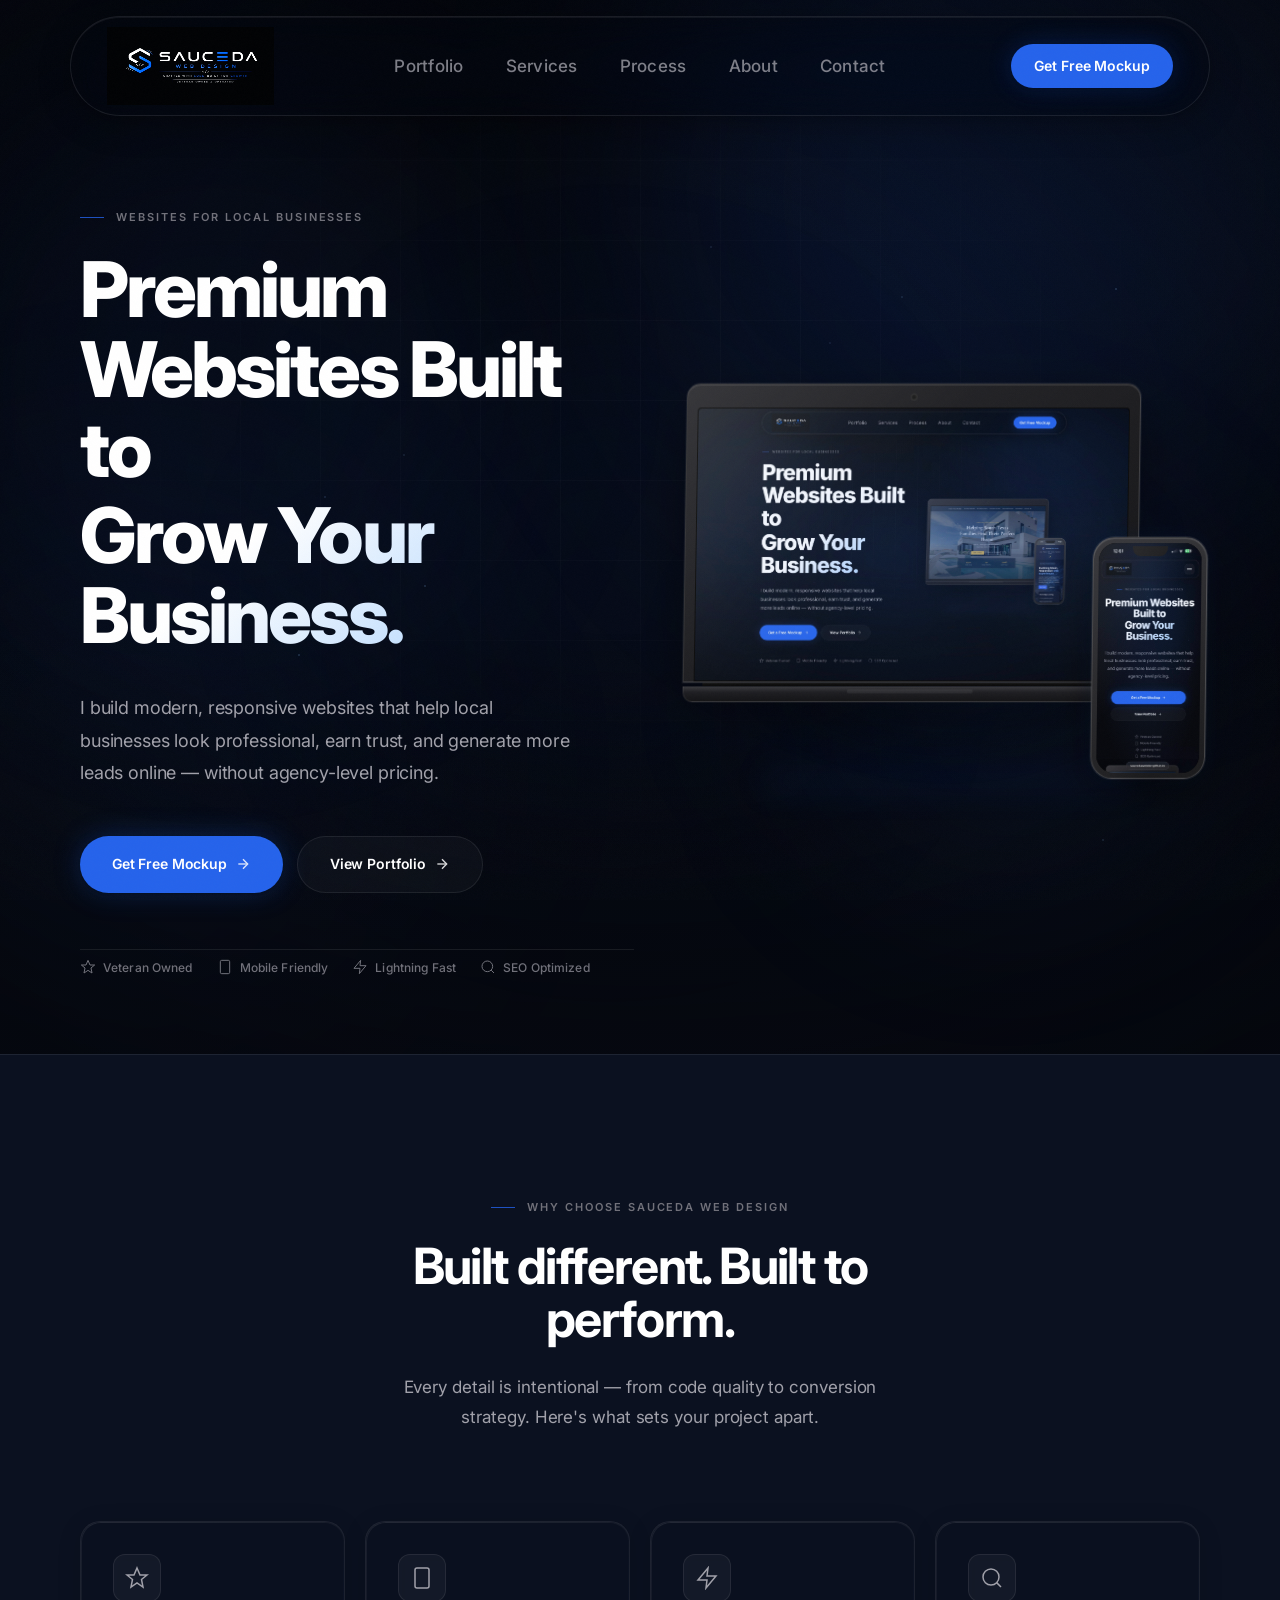
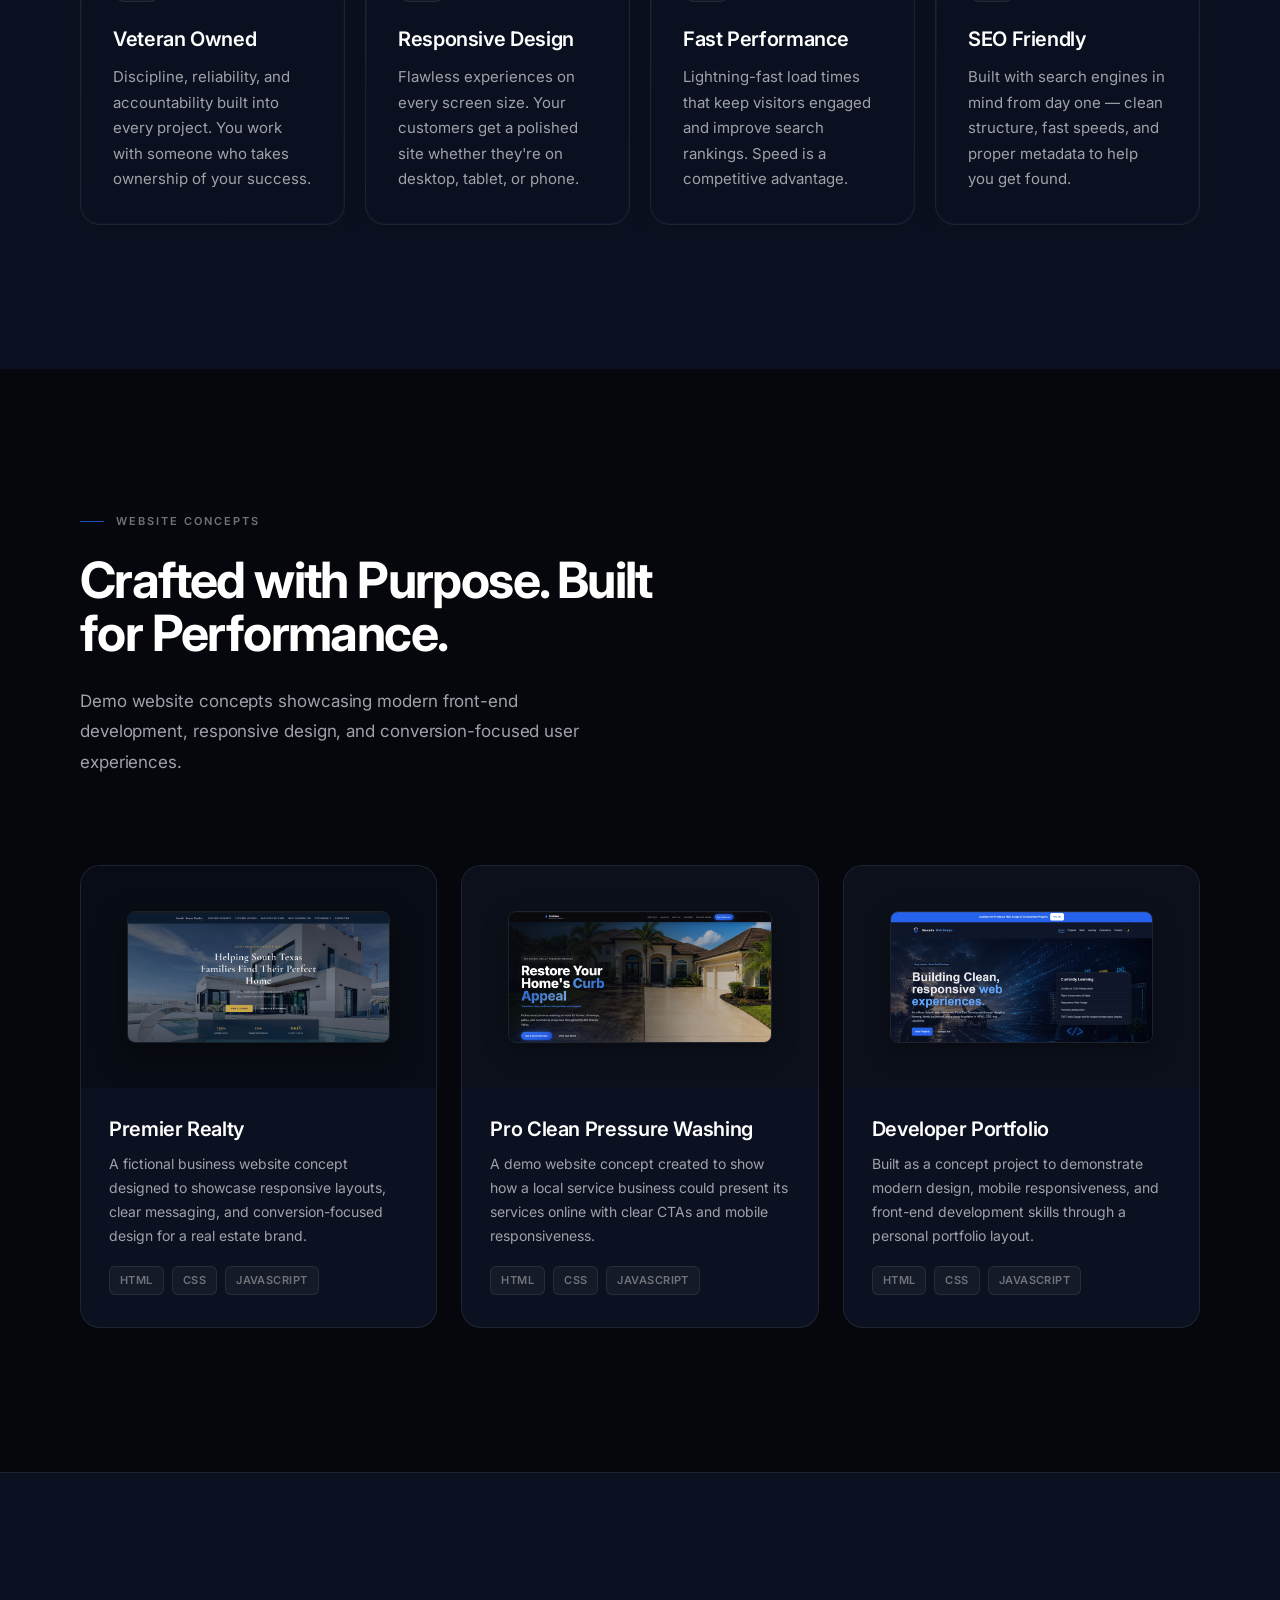
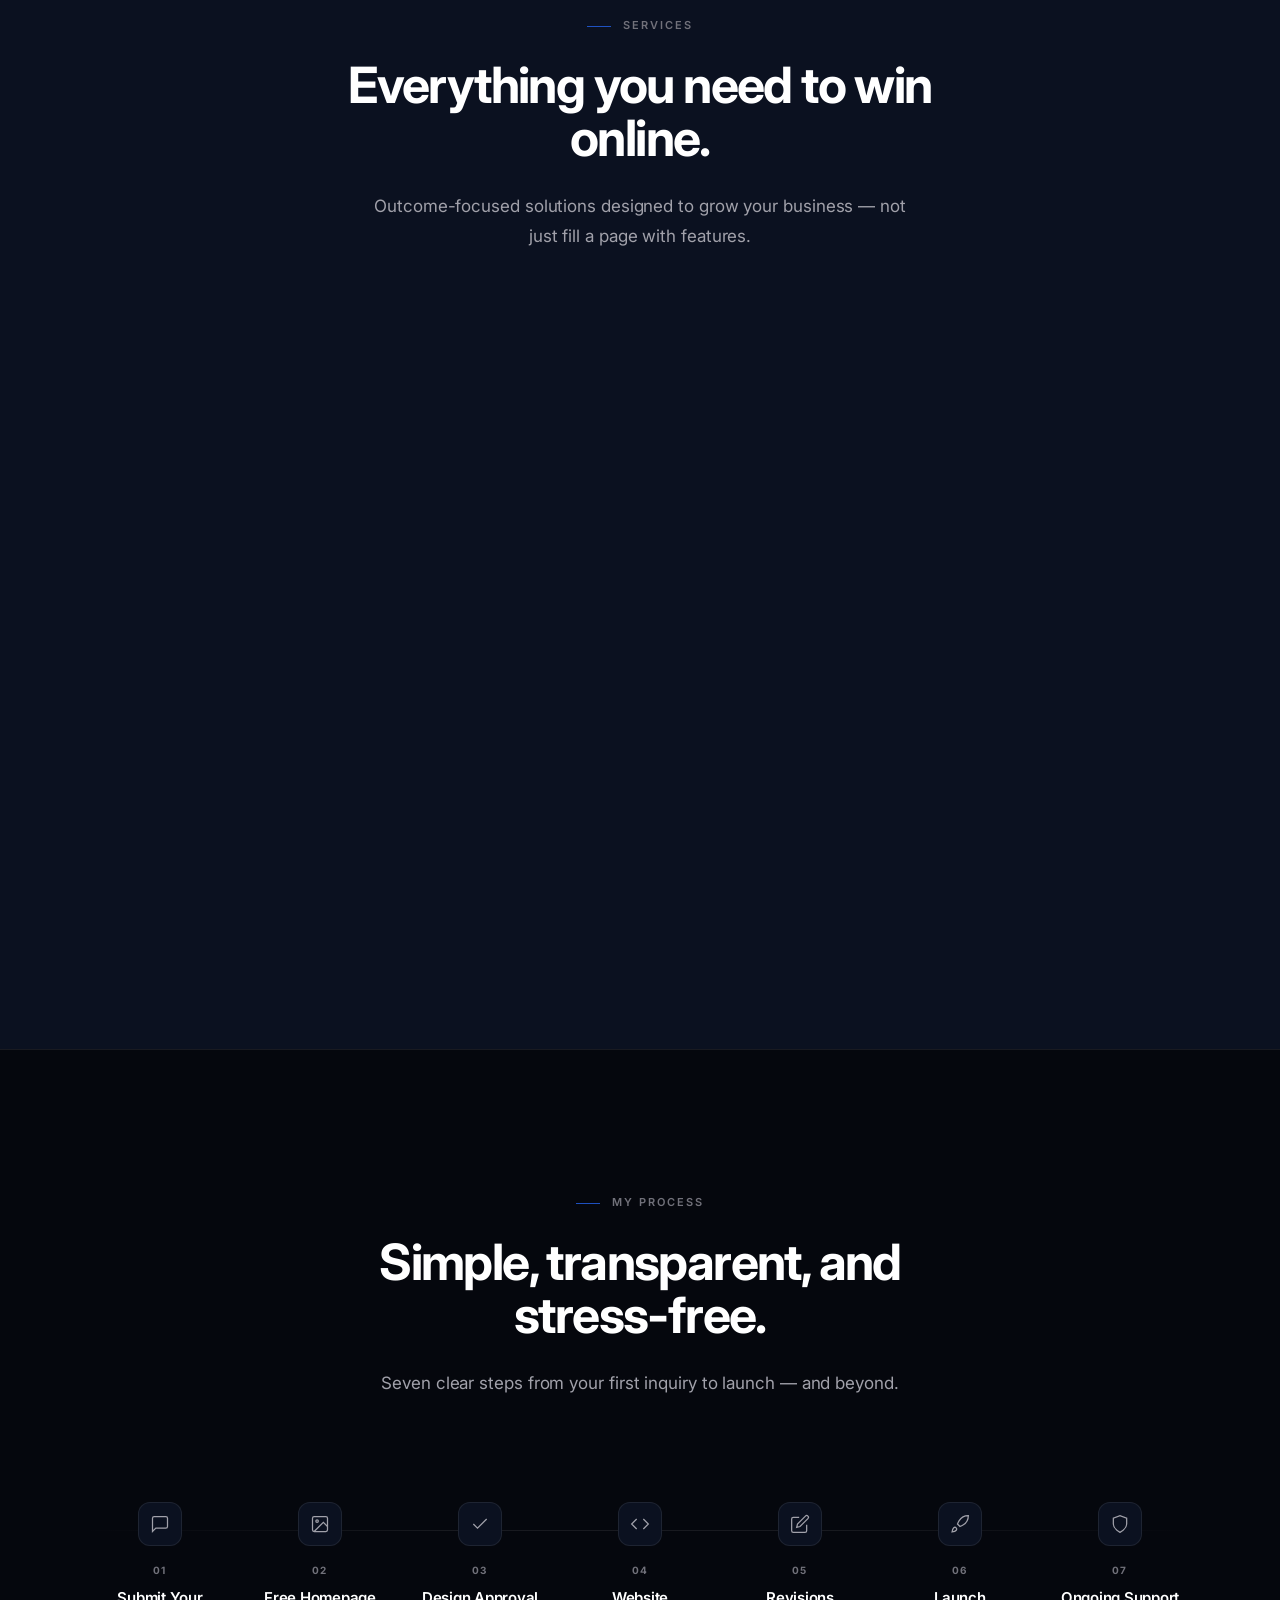
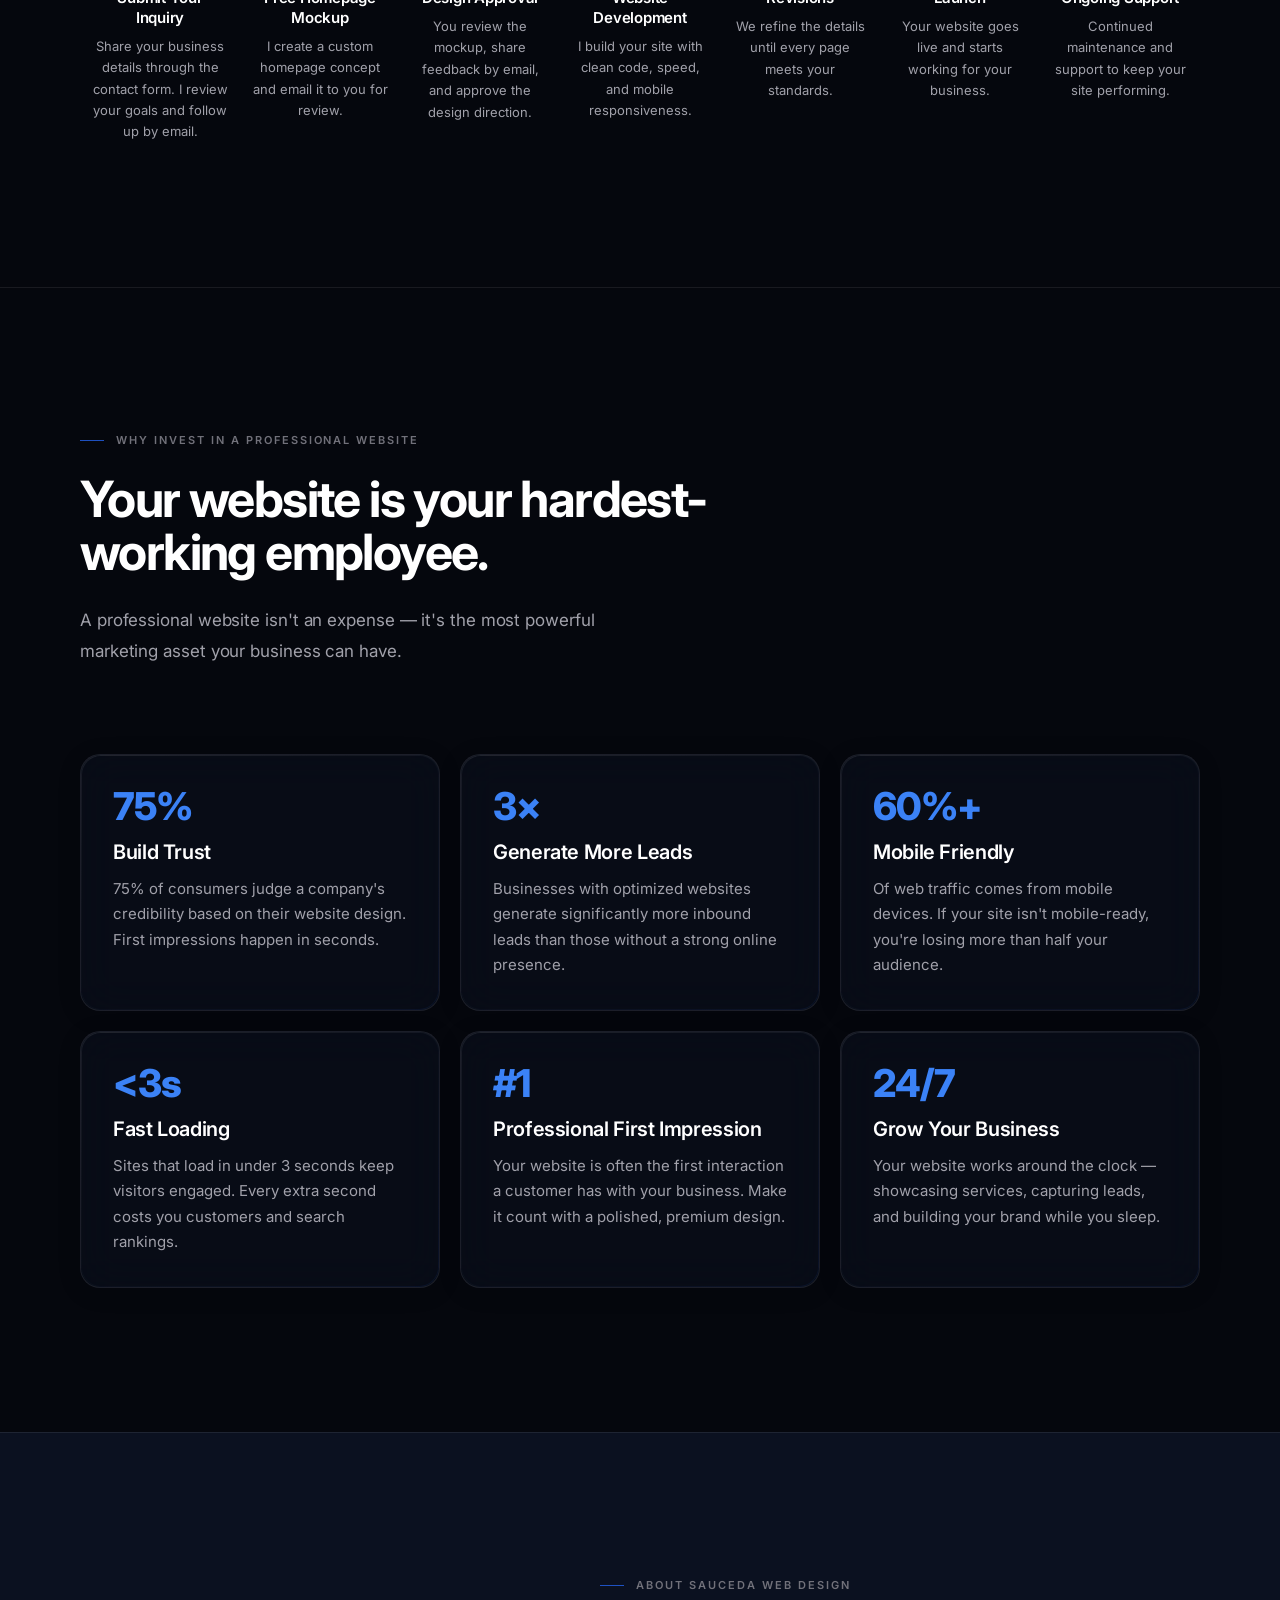
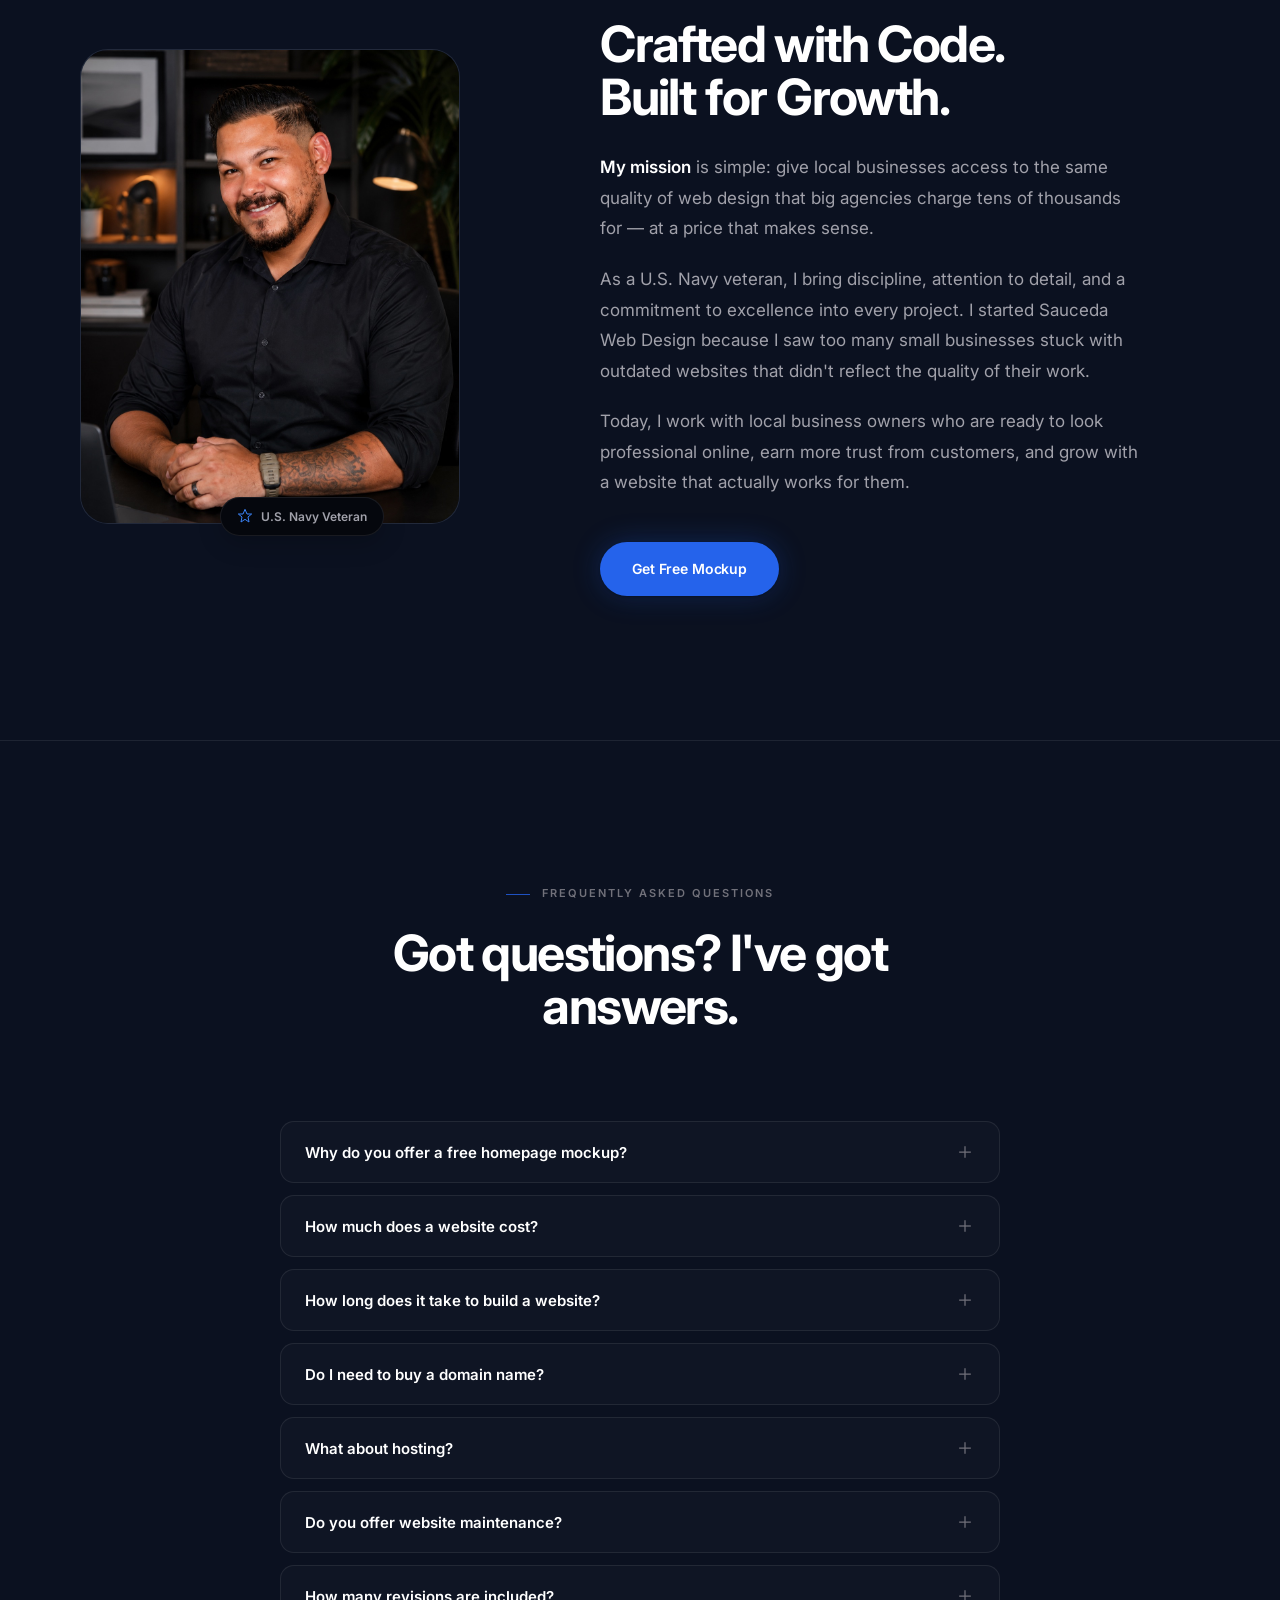
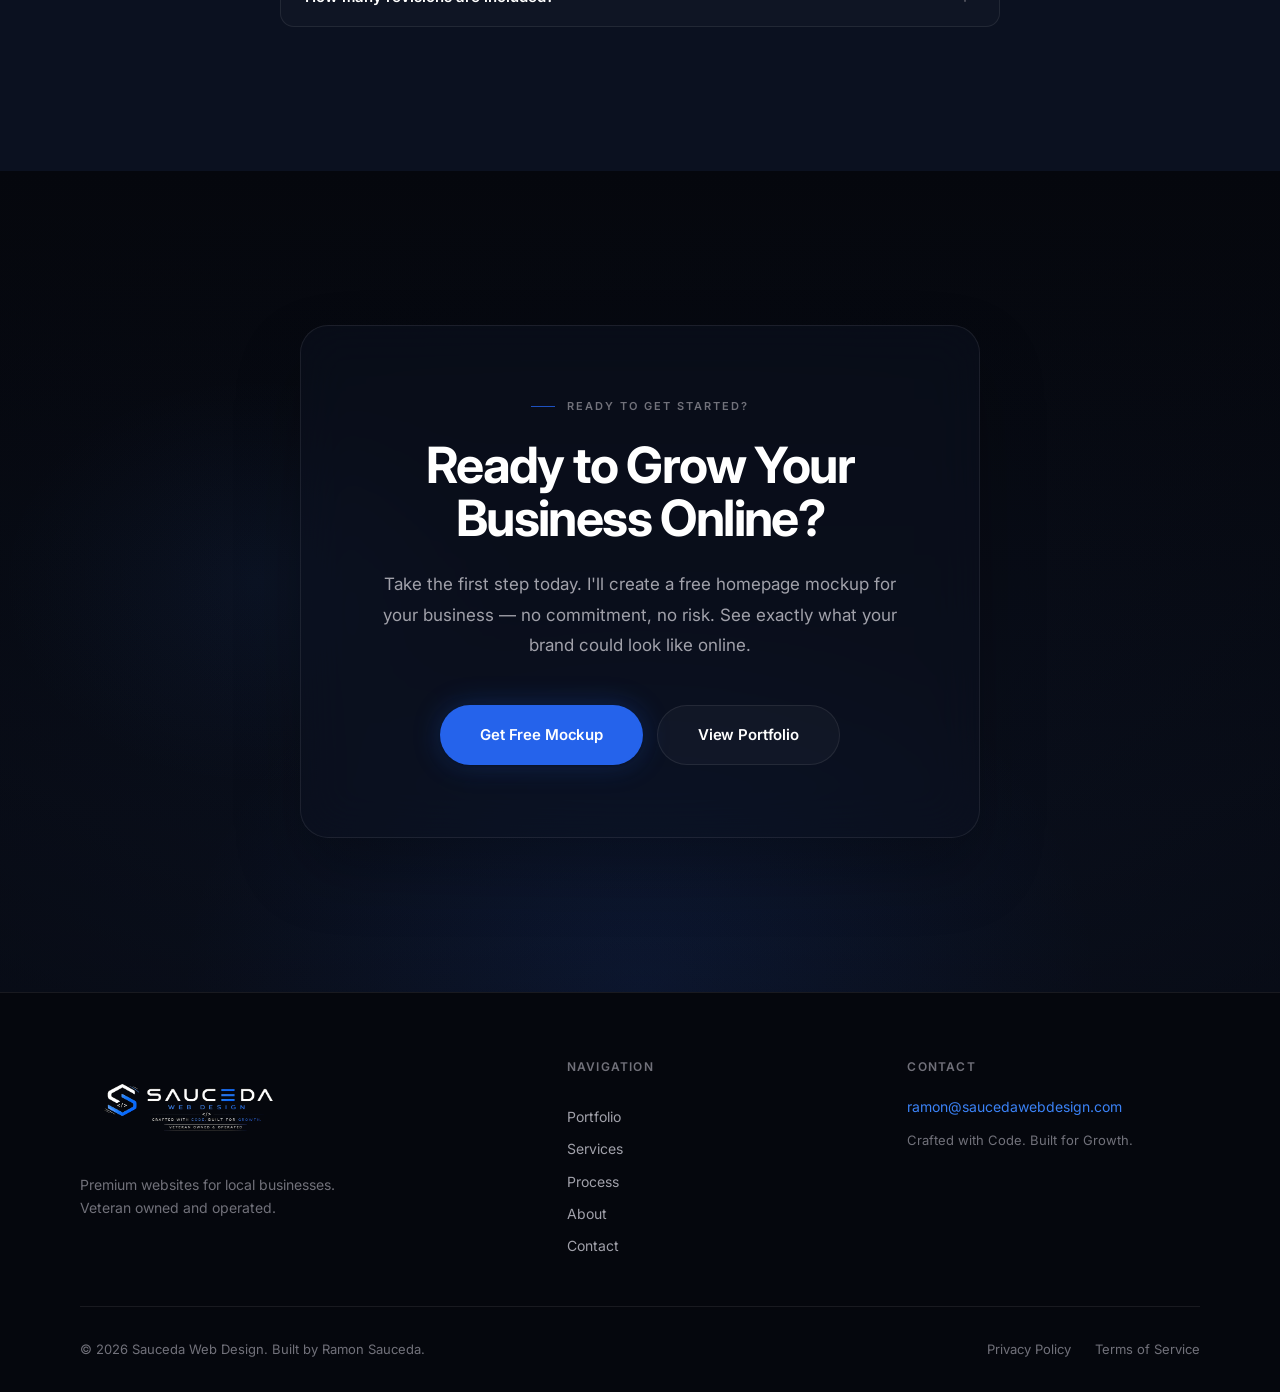
<file: index.html>
<!DOCTYPE html>
<html lang="en">
<head>
    <meta charset="UTF-8">
    <meta name="viewport" content="width=device-width, initial-scale=1.0">
    <meta name="description" content="Sauceda Web Design — Premium websites for local businesses. Veteran owned. Free homepage mockup. Crafted with Code. Built for Growth.">
    <meta name="theme-color" content="#05070D">
    <meta property="og:title" content="Sauceda Web Design — Premium Websites for Local Businesses">
    <meta property="og:description" content="Modern, conversion-focused websites that help local businesses earn trust and win more customers.">
    <meta property="og:type" content="website">
    <title>Sauceda Web Design — Crafted with Code. Built for Growth.</title>
    <link rel="preconnect" href="https://fonts.googleapis.com">
    <link rel="preconnect" href="https://fonts.gstatic.com" crossorigin>
    <link href="https://fonts.googleapis.com/css2?family=Inter:wght@400;500;600;700;800&display=swap" rel="stylesheet">
    <link rel="stylesheet" href="css/base.css">
    <link rel="stylesheet" href="css/header.css">
    <link rel="stylesheet" href="css/home.css">
    <link rel="stylesheet" href="css/why.css">
    <link rel="stylesheet" href="css/portfolio.css">
    <link rel="stylesheet" href="css/services.css">
    <link rel="stylesheet" href="css/process.css">
    <link rel="stylesheet" href="css/about.css">
    <link rel="stylesheet" href="css/faq.css">
    <link rel="stylesheet" href="css/contact.css">
    <link rel="stylesheet" href="css/footer.css">
    <link rel="stylesheet" href="css/animations.css">
    <link rel="stylesheet" href="css/premium.css">
</head>
<body>

    <a href="#main" class="skip-link">Skip to content</a>
    <div class="noise" aria-hidden="true"></div>

    <header class="header" id="header">
        <div class="header__inner">
            <a href="#" class="logo" aria-label="Sauceda Web Design — Home">
                <img src="images/SaucedaWD Logo.jpeg" alt="" width="234" height="58" fetchpriority="high">
            </a>
            <nav class="nav" id="nav" aria-label="Main navigation">
                <a href="portfolio.html">Portfolio</a>
                <a href="services.html">Services</a>
                <a href="process.html">Process</a>
                <a href="about.html">About</a>
                <a href="contact.html">Contact</a>
            </nav>
            <div class="header__actions">
                <a href="contact.html#contact-form" class="btn btn-primary btn-glow header-cta">Get Free Mockup</a>
                <button class="menu-btn" id="menuBtn" aria-label="Toggle menu" aria-expanded="false" aria-controls="nav">
                    <span></span><span></span>
                </button>
            </div>
        </div>
    </header>

    <main id="main">

        <!-- Section 1: Hero -->
        <section class="hero" id="hero" aria-labelledby="hero-heading">
            <div class="hero-bg" aria-hidden="true">
                <div class="hero-grid-lines"></div>
                <div class="hero-glow hero-glow--1"></div>
                <div class="hero-glow hero-glow--2"></div>
                <div class="hero-glow hero-glow--3"></div>
                <div class="hero-floor"></div>
                <div class="hero-vignette"></div>
            </div>
            <div class="hero-grid container">
                <div class="hero-content">
                    <p class="eyebrow reveal">Websites for Local Businesses</p>
                    <h1 id="hero-heading">
                        <span class="hero-line"><span class="hero-line-inner">Premium Websites Built to</span></span>
                        <span class="hero-line"><span class="hero-line-inner text-accent">Grow Your Business.</span></span>
                    </h1>
                    <p class="hero-text reveal">
                        I build modern, responsive websites that help local businesses look professional, earn trust, and generate more leads online — without agency-level pricing.
                    </p>
                    <div class="hero-buttons reveal">
                        <a href="contact.html#contact-form" class="btn btn-primary btn-glow">
                            Get Free Mockup
                            <svg class="btn-arrow" width="16" height="16" viewBox="0 0 24 24" fill="none" stroke="currentColor" stroke-width="2" aria-hidden="true"><line x1="5" y1="12" x2="19" y2="12"/><polyline points="12 5 19 12 12 19"/></svg>
                        </a>
                        <a href="#portfolio" class="btn btn-secondary">
                            View Portfolio
                            <svg class="btn-arrow" width="16" height="16" viewBox="0 0 24 24" fill="none" stroke="currentColor" stroke-width="2" aria-hidden="true"><line x1="5" y1="12" x2="19" y2="12"/><polyline points="12 5 19 12 12 19"/></svg>
                        </a>
                    </div>
                    <ul class="trust-badges" aria-label="Key benefits">
                        <li class="trust-badge"><svg width="16" height="16" viewBox="0 0 24 24" fill="none" stroke="currentColor" stroke-width="1.5" aria-hidden="true"><path d="M12 2l3 7h7l-5.5 4.5L18 21l-6-4-6 4 1.5-7.5L2 9h7z"/></svg>Veteran Owned</li>
                        <li class="trust-badge"><svg width="16" height="16" viewBox="0 0 24 24" fill="none" stroke="currentColor" stroke-width="1.5" aria-hidden="true"><rect x="5" y="2" width="14" height="20" rx="2"/><line x1="12" y1="18" x2="12" y2="18.01"/></svg>Mobile Friendly</li>
                        <li class="trust-badge"><svg width="16" height="16" viewBox="0 0 24 24" fill="none" stroke="currentColor" stroke-width="1.5" aria-hidden="true"><path d="M13 2L3 14h9l-1 8 10-12h-9l1-8z"/></svg>Lightning Fast</li>
                        <li class="trust-badge"><svg width="16" height="16" viewBox="0 0 24 24" fill="none" stroke="currentColor" stroke-width="1.5" aria-hidden="true"><circle cx="11" cy="11" r="8"/><line x1="21" y1="21" x2="16.65" y2="16.65"/></svg>SEO Optimized</li>
                    </ul>
                </div>
                <div class="hero-visual" aria-hidden="true">
                    <div class="device-showcase">
                        <div class="device-reflection" aria-hidden="true"></div>
                        <div class="device-glow"></div>
                        <div class="device-glow device-glow--screen"></div>
                        <div class="macbook-wrap">
                        <div class="macbook">
                            <div class="macbook-lid">
                                <div class="macbook-bezel">
                                    <div class="macbook-camera"></div>
                                    <div class="macbook-screen">
                                        <img src="images/SWDdesktop.jpeg" alt="Website preview on desktop" class="macbook-screen__image" width="1280" height="800" loading="eager" fetchpriority="high">
                                        <div class="screen-shine"></div>
                                    </div>
                                </div>
                            </div>
                            <div class="macbook-hinge"></div>
                            <div class="macbook-base"><div class="macbook-trackpad"></div></div>
                            <div class="macbook-shadow"></div>
                        </div>
                        </div>
                        <div class="iphone-wrap">
                        <div class="iphone">
                            <div class="iphone-frame">
                                <div class="iphone-notch"></div>
                                <div class="iphone-screen">
                                    <img src="images/SWDphone.jpeg" alt="Website preview on mobile" class="iphone-screen__image" width="390" height="844" loading="eager">
                                    <div class="screen-shine screen-shine--mobile"></div>
                                </div>
                            </div>
                            <div class="iphone-shadow"></div>
                        </div>
                        </div>
                    </div>
                </div>
            </div>
        </section>

        <!-- Section 2: Why Choose -->
        <section class="section why-choose" id="why" aria-labelledby="why-heading">
            <div class="container">
                <header class="section-header section-header--center reveal">
                    <p class="eyebrow">Why Choose Sauceda Web Design</p>
                    <h2 id="why-heading">Built different. Built to perform.</h2>
                    <p class="section-desc section-desc--center">Every detail is intentional — from code quality to conversion strategy. Here's what sets your project apart.</p>
                </header>
                <div class="feature-grid" data-stagger>
                    <article class="feature-card glass-card reveal-scale">
                        <div class="feature-icon" aria-hidden="true"><svg width="24" height="24" viewBox="0 0 24 24" fill="none" stroke="currentColor" stroke-width="1.5"><path d="M12 2l3 7h7l-5.5 4.5L18 21l-6-4-6 4 1.5-7.5L2 9h7z"/></svg></div>
                        <h3>Veteran Owned</h3>
                        <p>Discipline, reliability, and accountability built into every project. You work with someone who takes ownership of your success.</p>
                    </article>
                    <article class="feature-card glass-card reveal-scale">
                        <div class="feature-icon" aria-hidden="true"><svg width="24" height="24" viewBox="0 0 24 24" fill="none" stroke="currentColor" stroke-width="1.5"><rect x="5" y="2" width="14" height="20" rx="2"/><line x1="12" y1="18" x2="12" y2="18.01"/></svg></div>
                        <h3>Responsive Design</h3>
                        <p>Flawless experiences on every screen size. Your customers get a polished site whether they're on desktop, tablet, or phone.</p>
                    </article>
                    <article class="feature-card glass-card reveal-scale">
                        <div class="feature-icon" aria-hidden="true"><svg width="24" height="24" viewBox="0 0 24 24" fill="none" stroke="currentColor" stroke-width="1.5"><path d="M13 2L3 14h9l-1 8 10-12h-9l1-8z"/></svg></div>
                        <h3>Fast Performance</h3>
                        <p>Lightning-fast load times that keep visitors engaged and improve search rankings. Speed is a competitive advantage.</p>
                    </article>
                    <article class="feature-card glass-card reveal-scale">
                        <div class="feature-icon" aria-hidden="true"><svg width="24" height="24" viewBox="0 0 24 24" fill="none" stroke="currentColor" stroke-width="1.5"><circle cx="11" cy="11" r="8"/><line x1="21" y1="21" x2="16.65" y2="16.65"/></svg></div>
                        <h3>SEO Friendly</h3>
                        <p>Built with search engines in mind from day one — clean structure, fast speeds, and proper metadata to help you get found.</p>
                    </article>
                </div>
            </div>
        </section>

        <!-- Section 3: Featured Projects -->
        <section class="section portfolio" id="portfolio" aria-labelledby="portfolio-heading">
            <div class="container">
                <header class="section-header reveal">
                    <p class="eyebrow">Website Concepts</p>
                    <h2 id="portfolio-heading">Crafted with Purpose. Built for Performance.</h2>
                    <p class="section-desc">Demo website concepts showcasing modern front-end development, responsive design, and conversion-focused user experiences.</p>
                </header>
                <div class="portfolio-grid" data-stagger>
                    <article class="project-card reveal">
                        <div class="project-preview">
                            <div class="portfolio-mock portfolio-mock--featured">
                                <img src="images/RealEstate.jpeg" alt="Real estate website preview" class="portfolio-mock__image" width="1280" height="800" loading="lazy">
                            </div>
                            <div class="project-overlay">
                                <a href="https://saucedawebdev.github.io/real-estate-landing-page/" class="btn btn-primary btn-sm" target="_blank" rel="noopener noreferrer">Live Demo</a>
                            </div>
                        </div>
                        <div class="project-body">
                            <h3>Premier Realty</h3>
                            <p>A fictional business website concept designed to showcase responsive layouts, clear messaging, and conversion-focused design for a real estate brand.</p>
                            <ul class="tech-stack" aria-label="Technology stack">
                                <li>HTML</li><li>CSS</li><li>JavaScript</li>
                            </ul>
                        </div>
                    </article>
                    <article class="project-card reveal">
                        <div class="project-preview project-preview--warm">
                            <div class="portfolio-mock">
                                <img src="images/Procleandesktop.jpeg" alt="Pro Clean Pressure Washing website preview" class="portfolio-mock__image" width="1280" height="800" loading="lazy">
                            </div>
                            <div class="project-overlay">
                                <a href="https://saucedawebdev.github.io/prestige-pressure-washing/" class="btn btn-primary btn-sm" target="_blank" rel="noopener noreferrer">Live Demo</a>
                            </div>
                        </div>
                        <div class="project-body">
                            <h3>Pro Clean Pressure Washing</h3>
                            <p>A demo website concept created to show how a local service business could present its services online with clear CTAs and mobile responsiveness.</p>
                            <ul class="tech-stack" aria-label="Technology stack">
                                <li>HTML</li><li>CSS</li><li>JavaScript</li>
                            </ul>
                        </div>
                    </article>
                    <article class="project-card reveal">
                        <div class="project-preview project-preview--warm">
                            <div class="portfolio-mock">
                                <img src="images/DesktopImage.jpeg" alt="Developer portfolio website preview" class="portfolio-mock__image" width="1280" height="800" loading="lazy">
                            </div>
                            <div class="project-overlay">
                                <a href="https://saucedawebdev.github.io/portfolio-website/" class="btn btn-primary btn-sm" target="_blank" rel="noopener noreferrer">Live Demo</a>
                            </div>
                        </div>
                        <div class="project-body">
                            <h3>Developer Portfolio</h3>
                            <p>Built as a concept project to demonstrate modern design, mobile responsiveness, and front-end development skills through a personal portfolio layout.</p>
                            <ul class="tech-stack" aria-label="Technology stack">
                                <li>HTML</li><li>CSS</li><li>JavaScript</li>
                            </ul>
                        </div>
                    </article>
                </div>
            </div>
        </section>

        <!-- Section 4: Services -->
        <section class="section services" id="services" aria-labelledby="services-heading">
            <div class="container">
                <header class="section-header section-header--center reveal">
                    <p class="eyebrow">Services</p>
                    <h2 id="services-heading">Everything you need to win online.</h2>
                    <p class="section-desc section-desc--center">Outcome-focused solutions designed to grow your business — not just fill a page with features.</p>
                </header>
                <div class="service-grid" data-stagger>
                    <article class="service-card glass-card reveal">
                        <span class="service-num">01</span>
                        <h3>Small Business Websites</h3>
                        <p>Get a professional online presence that builds trust and turns visitors into paying customers — the foundation every growing business needs.</p>
                    </article>
                    <article class="service-card glass-card reveal">
                        <span class="service-num">02</span>
                        <h3>Landing Pages</h3>
                        <p>Launch a focused page that drives one clear action — whether that's requesting a quote, claiming an offer, or capturing leads.</p>
                    </article>
                    <article class="service-card glass-card reveal">
                        <span class="service-num">03</span>
                        <h3>Website Redesigns</h3>
                        <p>Transform an outdated site into a modern experience that reflects the quality of your business and outperforms your competition.</p>
                    </article>
                    <article class="service-card glass-card reveal">
                        <span class="service-num">04</span>
                        <h3>Portfolio Websites</h3>
                        <p>Showcase your work beautifully and attract higher-quality clients with a site that speaks to your craft and expertise.</p>
                    </article>
                    <article class="service-card glass-card reveal">
                        <span class="service-num">05</span>
                        <h3>Website Maintenance</h3>
                        <p>Keep your site secure, updated, and performing at its best — so you can focus on running your business, not fixing your website.</p>
                    </article>
                </div>
            </div>
        </section>

        <!-- Section 5: Process -->
        <section class="section process" id="process" aria-labelledby="process-heading">
            <div class="container">
                <header class="section-header section-header--center reveal">
                    <p class="eyebrow">My Process</p>
                    <h2 id="process-heading">Simple, transparent, and stress-free.</h2>
                    <p class="section-desc section-desc--center">Seven clear steps from your first inquiry to launch — and beyond.</p>
                </header>
                <div class="timeline" data-stagger>
                    <article class="timeline-step reveal">
                        <div class="timeline-icon" aria-hidden="true"><svg width="20" height="20" viewBox="0 0 24 24" fill="none" stroke="currentColor" stroke-width="1.5"><path d="M21 15a2 2 0 01-2 2H7l-4 4V5a2 2 0 012-2h14a2 2 0 012 2z"/></svg></div>
                        <span class="timeline-num">01</span>
                        <h3>Submit Your Inquiry</h3>
                        <p>Share your business details through the contact form. I review your goals and follow up by email.</p>
                    </article>
                    <article class="timeline-step reveal">
                        <div class="timeline-icon" aria-hidden="true"><svg width="20" height="20" viewBox="0 0 24 24" fill="none" stroke="currentColor" stroke-width="1.5"><rect x="3" y="3" width="18" height="18" rx="2"/><circle cx="8.5" cy="8.5" r="1.5"/><polyline points="21 15 16 10 5 21"/></svg></div>
                        <span class="timeline-num">02</span>
                        <h3>Free Homepage Mockup</h3>
                        <p>I create a custom homepage concept and email it to you for review.</p>
                    </article>
                    <article class="timeline-step reveal">
                        <div class="timeline-icon" aria-hidden="true"><svg width="20" height="20" viewBox="0 0 24 24" fill="none" stroke="currentColor" stroke-width="1.5"><polyline points="20 6 9 17 4 12"/></svg></div>
                        <span class="timeline-num">03</span>
                        <h3>Design Approval</h3>
                        <p>You review the mockup, share feedback by email, and approve the design direction.</p>
                    </article>
                    <article class="timeline-step reveal">
                        <div class="timeline-icon" aria-hidden="true"><svg width="20" height="20" viewBox="0 0 24 24" fill="none" stroke="currentColor" stroke-width="1.5"><polyline points="16 18 22 12 16 6"/><polyline points="8 6 2 12 8 18"/></svg></div>
                        <span class="timeline-num">04</span>
                        <h3>Website Development</h3>
                        <p>I build your site with clean code, speed, and mobile responsiveness.</p>
                    </article>
                    <article class="timeline-step reveal">
                        <div class="timeline-icon" aria-hidden="true"><svg width="20" height="20" viewBox="0 0 24 24" fill="none" stroke="currentColor" stroke-width="1.5"><path d="M11 4H4a2 2 0 00-2 2v14a2 2 0 002 2h14a2 2 0 002-2v-7"/><path d="M18.5 2.5a2.121 2.121 0 013 3L12 15l-4 1 1-4 9.5-9.5z"/></svg></div>
                        <span class="timeline-num">05</span>
                        <h3>Revisions</h3>
                        <p>We refine the details until every page meets your standards.</p>
                    </article>
                    <article class="timeline-step reveal">
                        <div class="timeline-icon" aria-hidden="true"><svg width="20" height="20" viewBox="0 0 24 24" fill="none" stroke="currentColor" stroke-width="1.5"><path d="M4.5 16.5c-1.5 1.26-2 5-2 5s3.74-.5 5-2c.71-.84.7-2.13-.09-2.91a2.18 2.18 0 00-2.91-.09z"/><path d="M12 15l-3-3a22 22 0 012-3.95A12.88 12.88 0 0122 2c0 2.72-.78 7.5-6 11a22.35 22.35 0 01-4 2z"/></svg></div>
                        <span class="timeline-num">06</span>
                        <h3>Launch</h3>
                        <p>Your website goes live and starts working for your business.</p>
                    </article>
                    <article class="timeline-step reveal">
                        <div class="timeline-icon" aria-hidden="true"><svg width="20" height="20" viewBox="0 0 24 24" fill="none" stroke="currentColor" stroke-width="1.5"><path d="M12 22s8-4 8-10V5l-8-3-8 3v7c0 6 8 10 8 10z"/></svg></div>
                        <span class="timeline-num">07</span>
                        <h3>Ongoing Support</h3>
                        <p>Continued maintenance and support to keep your site performing.</p>
                    </article>
                </div>
            </div>
        </section>

        <!-- Section 6: Why Invest -->
        <section class="section why-invest" id="invest" aria-labelledby="invest-heading">
            <div class="container">
                <header class="section-header reveal">
                    <p class="eyebrow">Why Invest in a Professional Website</p>
                    <h2 id="invest-heading">Your website is your hardest-working employee.</h2>
                    <p class="section-desc">A professional website isn't an expense — it's the most powerful marketing asset your business can have.</p>
                </header>
                <div class="benefit-grid" data-stagger>
                    <article class="benefit-card glass-card reveal-scale">
                        <span class="benefit-stat">75%</span>
                        <h3>Build Trust</h3>
                        <p>75% of consumers judge a company's credibility based on their website design. First impressions happen in seconds.</p>
                    </article>
                    <article class="benefit-card glass-card reveal-scale">
                        <span class="benefit-stat">3×</span>
                        <h3>Generate More Leads</h3>
                        <p>Businesses with optimized websites generate significantly more inbound leads than those without a strong online presence.</p>
                    </article>
                    <article class="benefit-card glass-card reveal-scale">
                        <span class="benefit-stat">60%+</span>
                        <h3>Mobile Friendly</h3>
                        <p>Of web traffic comes from mobile devices. If your site isn't mobile-ready, you're losing more than half your audience.</p>
                    </article>
                    <article class="benefit-card glass-card reveal-scale">
                        <span class="benefit-stat">&lt;3s</span>
                        <h3>Fast Loading</h3>
                        <p>Sites that load in under 3 seconds keep visitors engaged. Every extra second costs you customers and search rankings.</p>
                    </article>
                    <article class="benefit-card glass-card reveal-scale">
                        <span class="benefit-stat">#1</span>
                        <h3>Professional First Impression</h3>
                        <p>Your website is often the first interaction a customer has with your business. Make it count with a polished, premium design.</p>
                    </article>
                    <article class="benefit-card glass-card reveal-scale">
                        <span class="benefit-stat">24/7</span>
                        <h3>Grow Your Business</h3>
                        <p>Your website works around the clock — showcasing services, capturing leads, and building your brand while you sleep.</p>
                    </article>
                </div>
            </div>
        </section>

        <!-- Section 7: About -->
        <section class="section about" id="about" aria-labelledby="about-heading">
            <div class="container about-grid">
                <div class="about-photo reveal">
                    <div class="photo-frame">
                        <img src="images/ProfilePic.jpeg" alt="Ramon Sauceda, founder of Sauceda Web Design" class="about-photo__image" width="380" height="475" loading="lazy">
                    </div>
                    <div class="about-veteran-badge">
                        <svg width="16" height="16" viewBox="0 0 24 24" fill="none" stroke="currentColor" stroke-width="1.5" aria-hidden="true"><path d="M12 2l3 7h7l-5.5 4.5L18 21l-6-4-6 4 1.5-7.5L2 9h7z"/></svg>
                        U.S. Navy Veteran
                    </div>
                </div>
                <div class="about-content reveal reveal-delay-1">
                    <p class="eyebrow">About Sauceda Web Design</p>
                    <h2 id="about-heading">Crafted with Code.<br>Built for Growth.</h2>
                    <p class="about-text"><strong>My mission</strong> is simple: give local businesses access to the same quality of web design that big agencies charge tens of thousands for — at a price that makes sense.</p>
                    <p class="about-text">As a U.S. Navy veteran, I bring discipline, attention to detail, and a commitment to excellence into every project. I started Sauceda Web Design because I saw too many small businesses stuck with outdated websites that didn't reflect the quality of their work.</p>
                    <p class="about-text">Today, I work with local business owners who are ready to look professional online, earn more trust from customers, and grow with a website that actually works for them.</p>
                    <a href="contact.html#contact-form" class="btn btn-primary btn-glow">Get Free Mockup</a>
                </div>
            </div>
        </section>

        <!-- Section 9: FAQ -->
        <section class="section faq" id="faq" aria-labelledby="faq-heading">
            <div class="container">
                <header class="section-header section-header--center reveal">
                    <p class="eyebrow">Frequently Asked Questions</p>
                    <h2 id="faq-heading">Got questions? I've got answers.</h2>
                </header>
                <div class="faq-list reveal" role="list">
                    <div class="faq-item" role="listitem">
                        <button class="faq-question" aria-expanded="false" aria-controls="faq-mockup" id="faq-q-mockup">
                            <span>Why do you offer a free homepage mockup?</span>
                            <svg class="faq-icon" width="20" height="20" viewBox="0 0 24 24" fill="none" stroke="currentColor" stroke-width="1.5" aria-hidden="true"><line x1="12" y1="5" x2="12" y2="19"/><line x1="5" y1="12" x2="19" y2="12"/></svg>
                        </button>
                        <div class="faq-answer" id="faq-mockup" role="region" aria-labelledby="faq-q-mockup">
                            <p>I want you to see my design style before making any commitment. After reviewing your business, I'll create a custom homepage concept showing what your website could look like. If you like the direction, we can discuss building the complete website. There is no obligation.</p>
                        </div>
                    </div>
                    <div class="faq-item" role="listitem">
                        <button class="faq-question" aria-expanded="false" aria-controls="faq-1" id="faq-q-1">
                            <span>How much does a website cost?</span>
                            <svg class="faq-icon" width="20" height="20" viewBox="0 0 24 24" fill="none" stroke="currentColor" stroke-width="1.5" aria-hidden="true"><line x1="12" y1="5" x2="12" y2="19"/><line x1="5" y1="12" x2="19" y2="12"/></svg>
                        </button>
                        <div class="faq-answer" id="faq-1" role="region" aria-labelledby="faq-q-1">
                            <p>Pricing depends on the scope of your project. I offer affordable packages for small businesses, and every project starts with a free homepage mockup so you can see the value before committing. Contact me for a custom quote tailored to your needs.</p>
                        </div>
                    </div>
                    <div class="faq-item" role="listitem">
                        <button class="faq-question" aria-expanded="false" aria-controls="faq-2" id="faq-q-2">
                            <span>How long does it take to build a website?</span>
                            <svg class="faq-icon" width="20" height="20" viewBox="0 0 24 24" fill="none" stroke="currentColor" stroke-width="1.5" aria-hidden="true"><line x1="12" y1="5" x2="12" y2="19"/><line x1="5" y1="12" x2="19" y2="12"/></svg>
                        </button>
                        <div class="faq-answer" id="faq-2" role="region" aria-labelledby="faq-q-2">
                            <p>Most small business websites are completed within 2–4 weeks from design approval. Timeline depends on project complexity, content readiness, and revision rounds. I'll give you a clear timeline after reviewing your project details.</p>
                        </div>
                    </div>
                    <div class="faq-item" role="listitem">
                        <button class="faq-question" aria-expanded="false" aria-controls="faq-3" id="faq-q-3">
                            <span>Do I need to buy a domain name?</span>
                            <svg class="faq-icon" width="20" height="20" viewBox="0 0 24 24" fill="none" stroke="currentColor" stroke-width="1.5" aria-hidden="true"><line x1="12" y1="5" x2="12" y2="19"/><line x1="5" y1="12" x2="19" y2="12"/></svg>
                        </button>
                        <div class="faq-answer" id="faq-3" role="region" aria-labelledby="faq-q-3">
                            <p>Yes, you'll need a domain name (like yourbusiness.com). I can guide you through purchasing one — it typically costs $10–15 per year. If you already own a domain, I can connect it to your new website.</p>
                        </div>
                    </div>
                    <div class="faq-item" role="listitem">
                        <button class="faq-question" aria-expanded="false" aria-controls="faq-4" id="faq-q-4">
                            <span>What about hosting?</span>
                            <svg class="faq-icon" width="20" height="20" viewBox="0 0 24 24" fill="none" stroke="currentColor" stroke-width="1.5" aria-hidden="true"><line x1="12" y1="5" x2="12" y2="19"/><line x1="5" y1="12" x2="19" y2="12"/></svg>
                        </button>
                        <div class="faq-answer" id="faq-4" role="region" aria-labelledby="faq-q-4">
                            <p>Web hosting is required to keep your site online. I can recommend affordable, reliable hosting providers and help with the setup. Hosting typically runs $5–20 per month depending on your needs.</p>
                        </div>
                    </div>
                    <div class="faq-item" role="listitem">
                        <button class="faq-question" aria-expanded="false" aria-controls="faq-5" id="faq-q-5">
                            <span>Do you offer website maintenance?</span>
                            <svg class="faq-icon" width="20" height="20" viewBox="0 0 24 24" fill="none" stroke="currentColor" stroke-width="1.5" aria-hidden="true"><line x1="12" y1="5" x2="12" y2="19"/><line x1="5" y1="12" x2="19" y2="12"/></svg>
                        </button>
                        <div class="faq-answer" id="faq-5" role="region" aria-labelledby="faq-q-5">
                            <p>Yes. I offer ongoing maintenance plans to keep your site secure, updated, and performing at its best. This includes content updates, security patches, performance monitoring, and technical support.</p>
                        </div>
                    </div>
                    <div class="faq-item" role="listitem">
                        <button class="faq-question" aria-expanded="false" aria-controls="faq-6" id="faq-q-6">
                            <span>How many revisions are included?</span>
                            <svg class="faq-icon" width="20" height="20" viewBox="0 0 24 24" fill="none" stroke="currentColor" stroke-width="1.5" aria-hidden="true"><line x1="12" y1="5" x2="12" y2="19"/><line x1="5" y1="12" x2="19" y2="12"/></svg>
                        </button>
                        <div class="faq-answer" id="faq-6" role="region" aria-labelledby="faq-q-6">
                            <p>Each project includes reasonable revision rounds during the design and development phases. I want you to be completely satisfied with the final result. Specific revision terms are outlined in your project agreement.</p>
                        </div>
                    </div>
                </div>
            </div>
        </section>

        <!-- Section 10: Final CTA -->
        <section class="section final-cta" id="cta" aria-labelledby="cta-heading">
            <div class="final-cta-bg" aria-hidden="true"></div>
            <div class="container">
                <div class="final-cta-panel reveal">
                    <p class="eyebrow">Ready to Get Started?</p>
                    <h2 id="cta-heading">Ready to Grow Your Business Online?</h2>
                    <p class="final-cta-desc">Take the first step today. I'll create a free homepage mockup for your business — no commitment, no risk. See exactly what your brand could look like online.</p>
                    <div class="final-cta-buttons">
                        <a href="contact.html#contact-form" class="btn btn-primary btn-glow btn-lg">Get Free Mockup</a>
                        <a href="portfolio.html" class="btn btn-secondary btn-lg">View Portfolio</a>
                    </div>
                </div>
            </div>
        </section>

    </main>

    <footer class="footer">
        <div class="container">
            <div class="footer-grid">
                <div class="footer-brand">
                    <a href="#" class="footer-logo" aria-label="Sauceda Web Design">
                        <img src="images/SaucedaWD Logo.jpeg" alt="" width="140" height="32" loading="lazy">
                    </a>
                    <p class="footer-desc">Premium websites for local businesses. Veteran owned and operated.</p>
                </div>
                <nav class="footer-nav" aria-label="Footer navigation">
                    <h4>Navigation</h4>
                    <a href="portfolio.html">Portfolio</a>
                    <a href="services.html">Services</a>
                    <a href="process.html">Process</a>
                    <a href="about.html">About</a>
                    <a href="contact.html">Contact</a>
                </nav>
                <div class="footer-contact">
                    <h4>Contact</h4>
                    <a href="mailto:ramon@saucedawebdesign.com">ramon@saucedawebdesign.com</a>
                    <p>Crafted with Code. Built for Growth.</p>
                </div>
            </div>
            <div class="footer-bottom">
                <p>&copy; 2026 Sauceda Web Design. Built by Ramon Sauceda.</p>
                <div class="footer-legal">
                    <a href="privacy.html">Privacy Policy</a>
                    <a href="terms.html">Terms of Service</a>
                </div>
            </div>
        </div>
    </footer>

    <script src="js/navbar.js" defer></script>
    <script src="js/premium.js" defer></script>
    <script src="js/animation.js" defer></script>
    <script src="js/faq.js" defer></script>
</body>
</html>
</file>
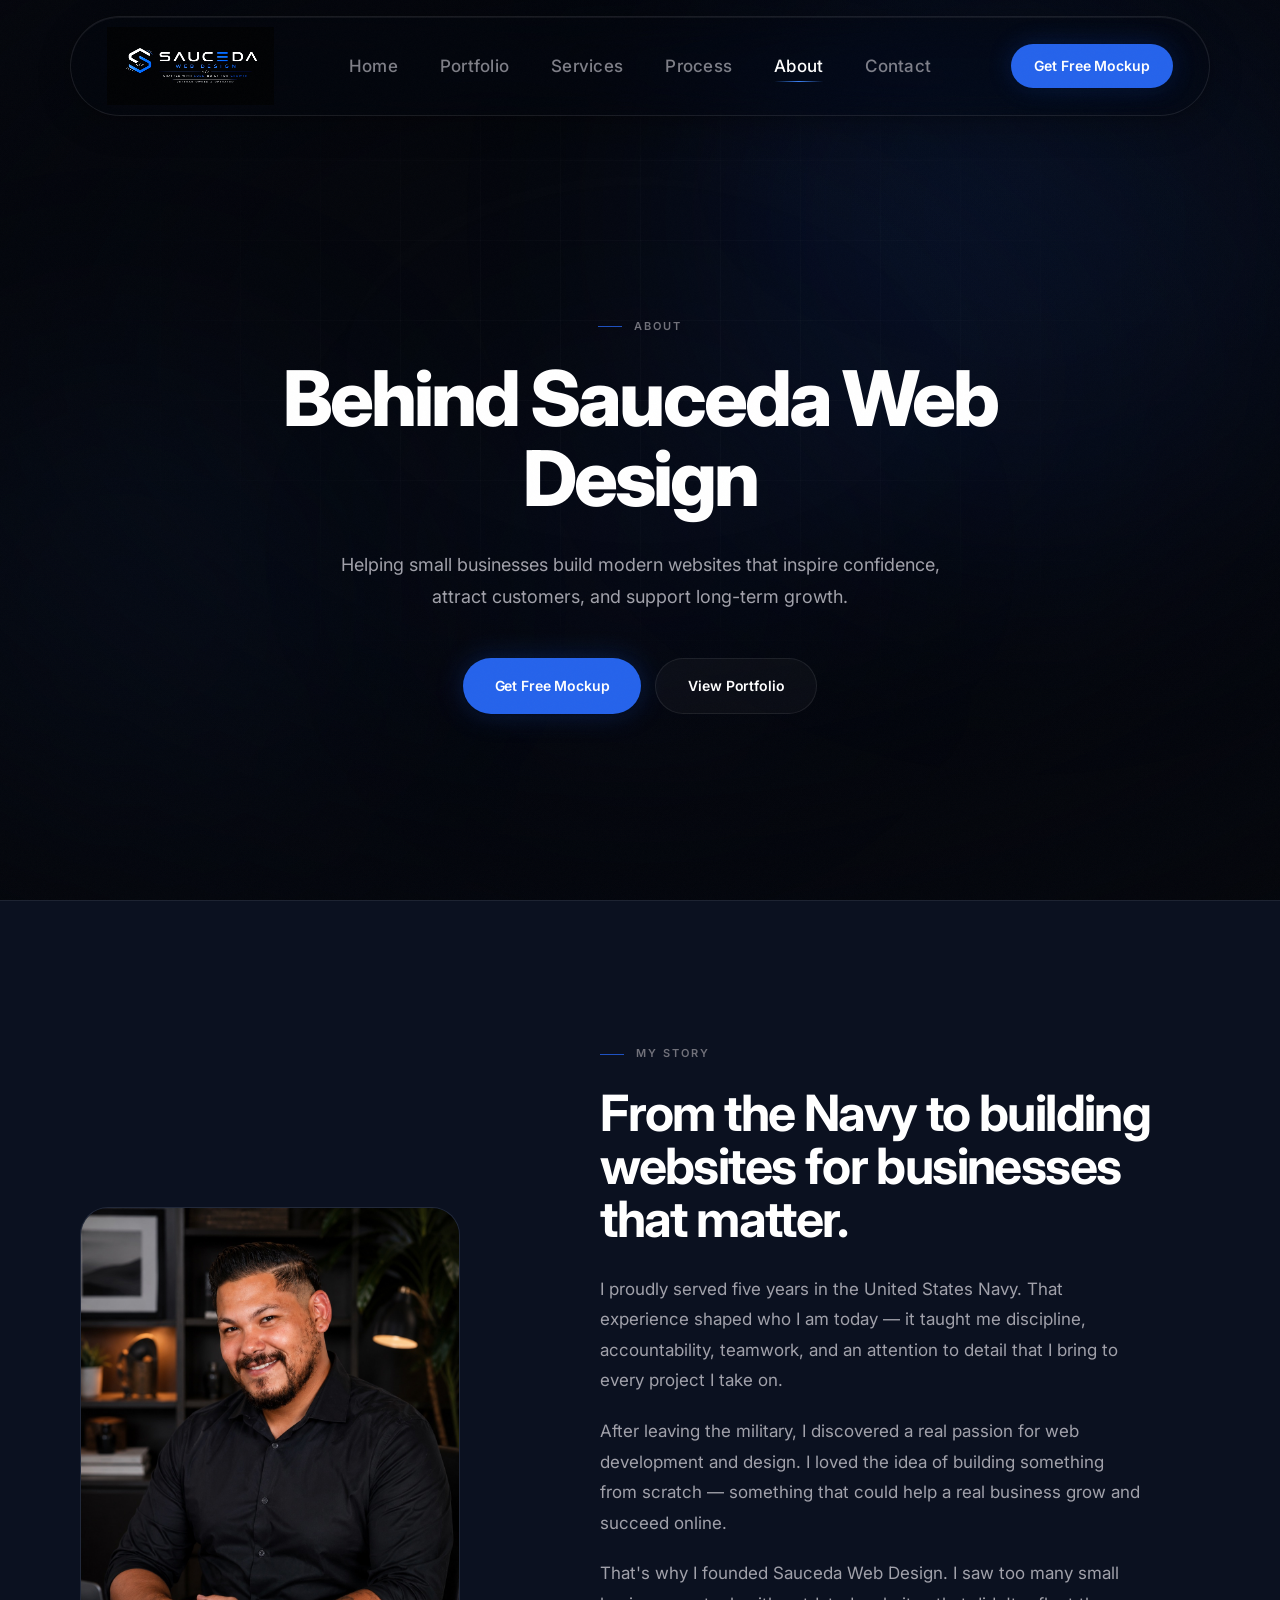
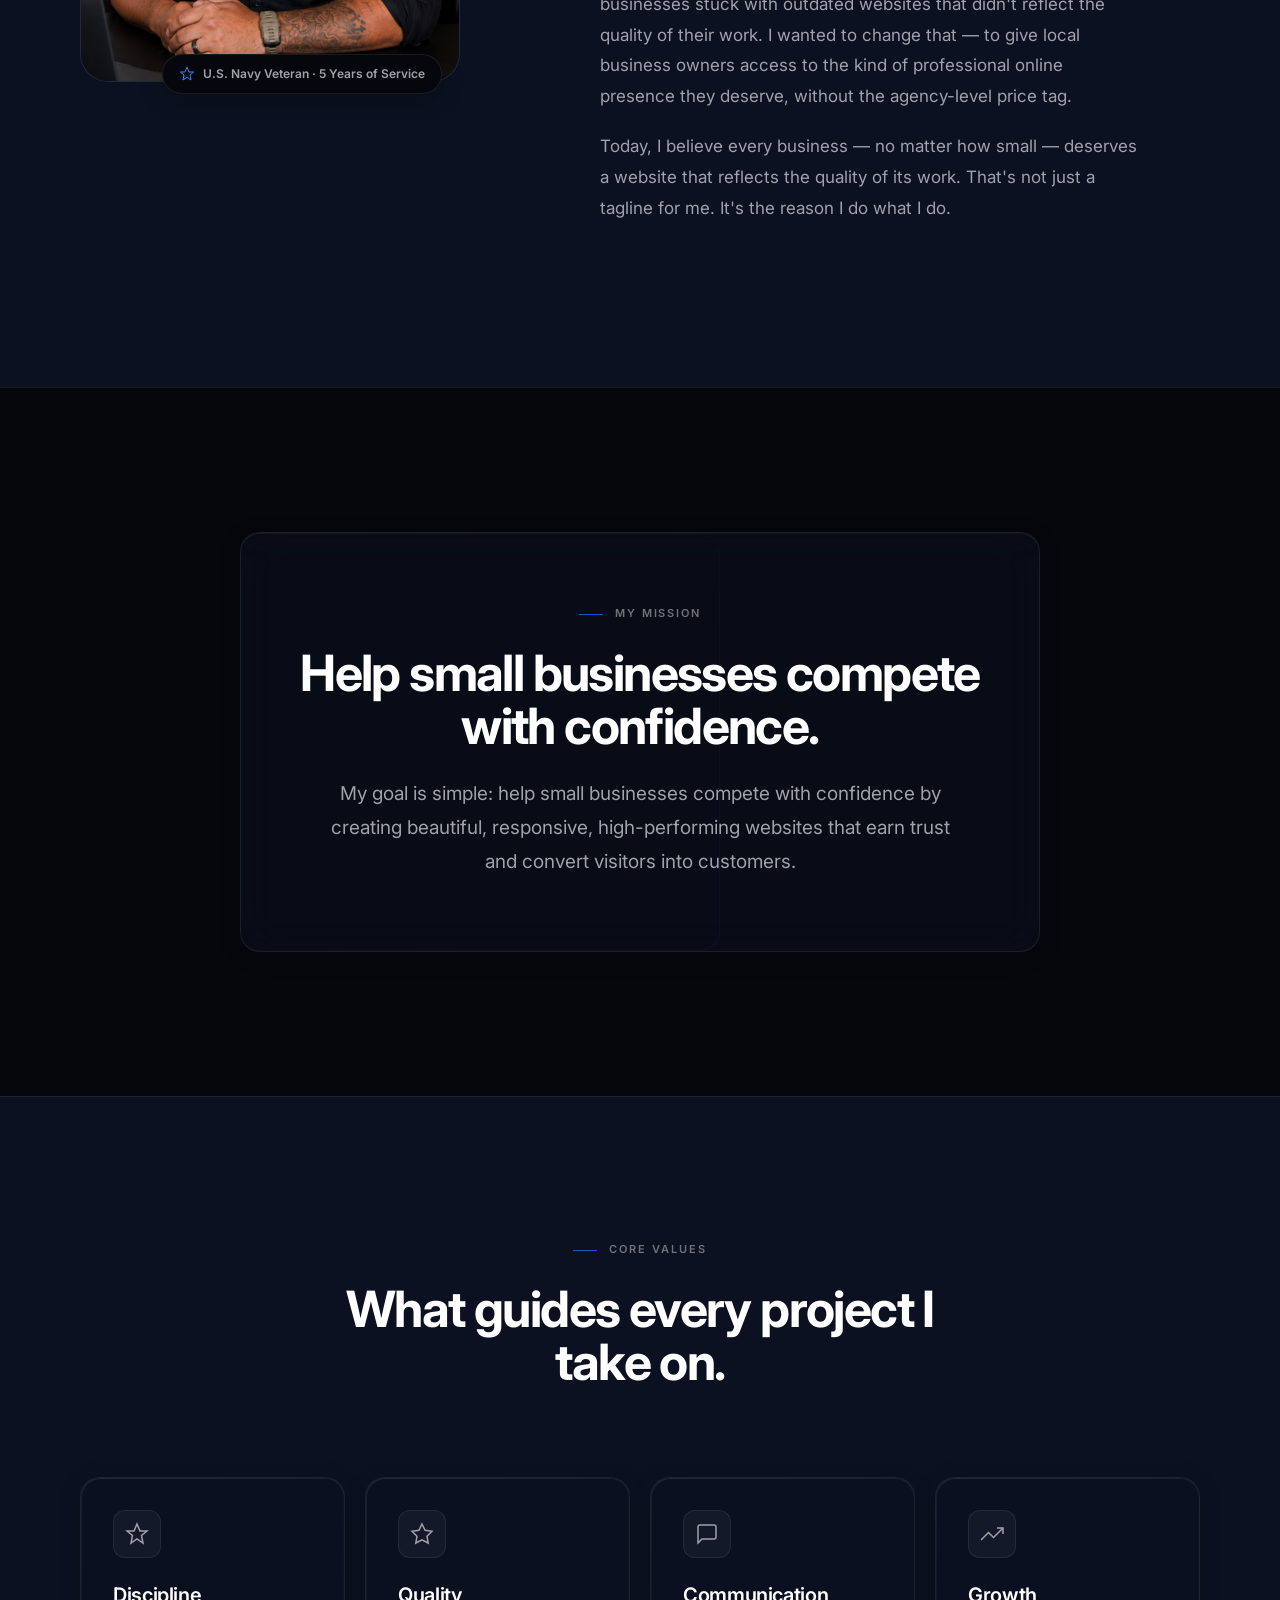
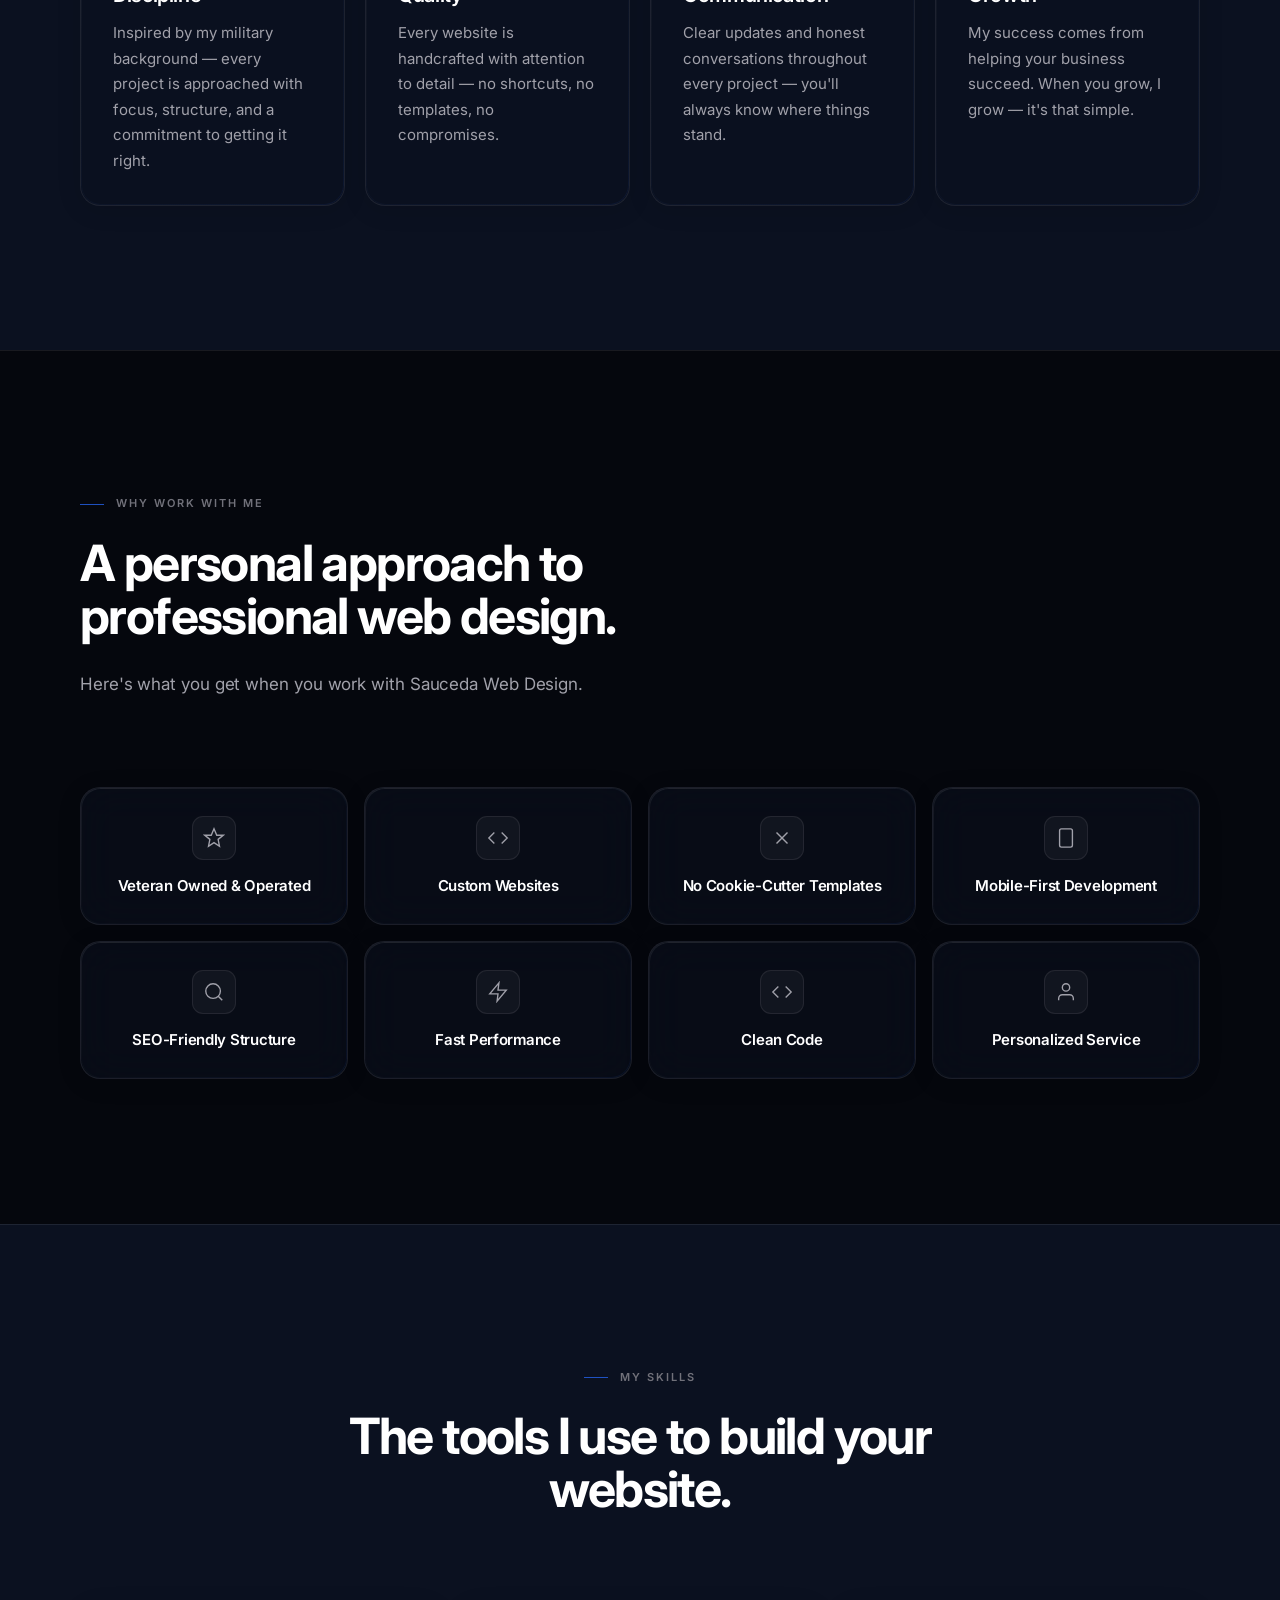
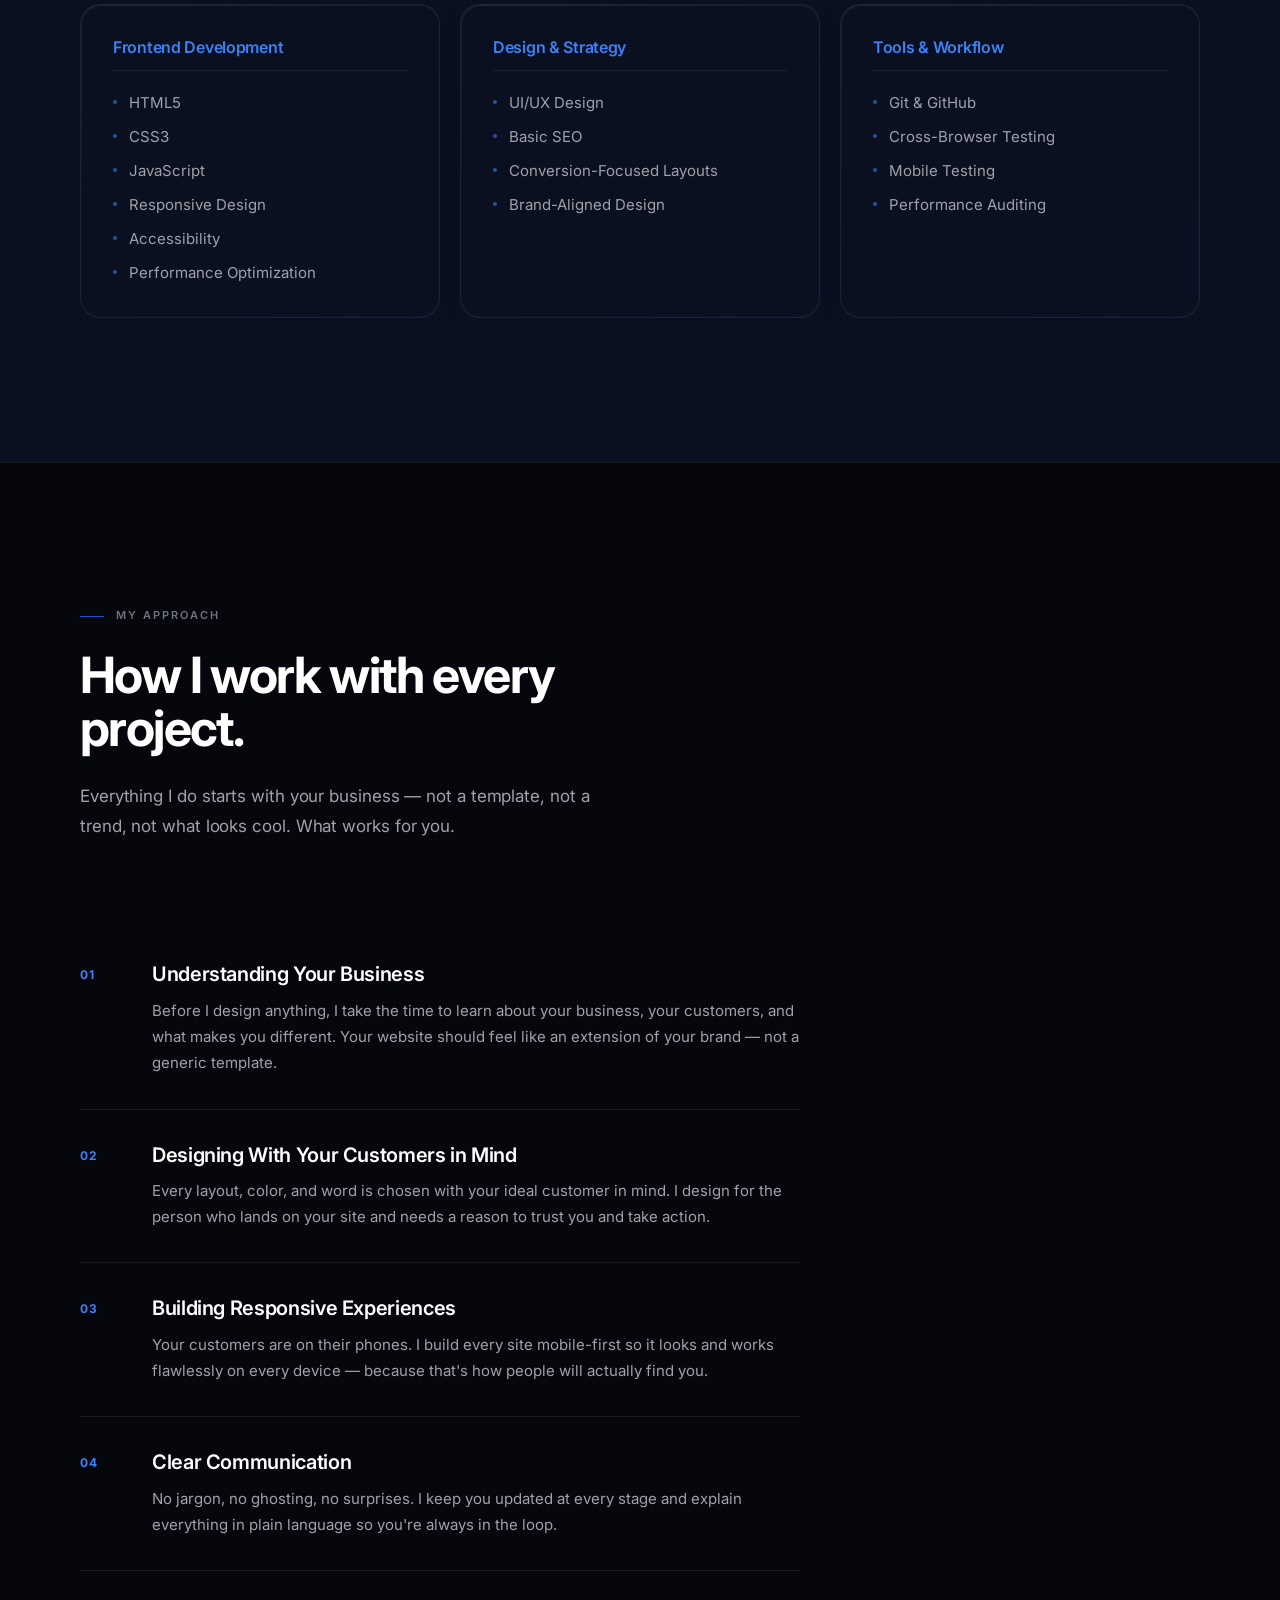
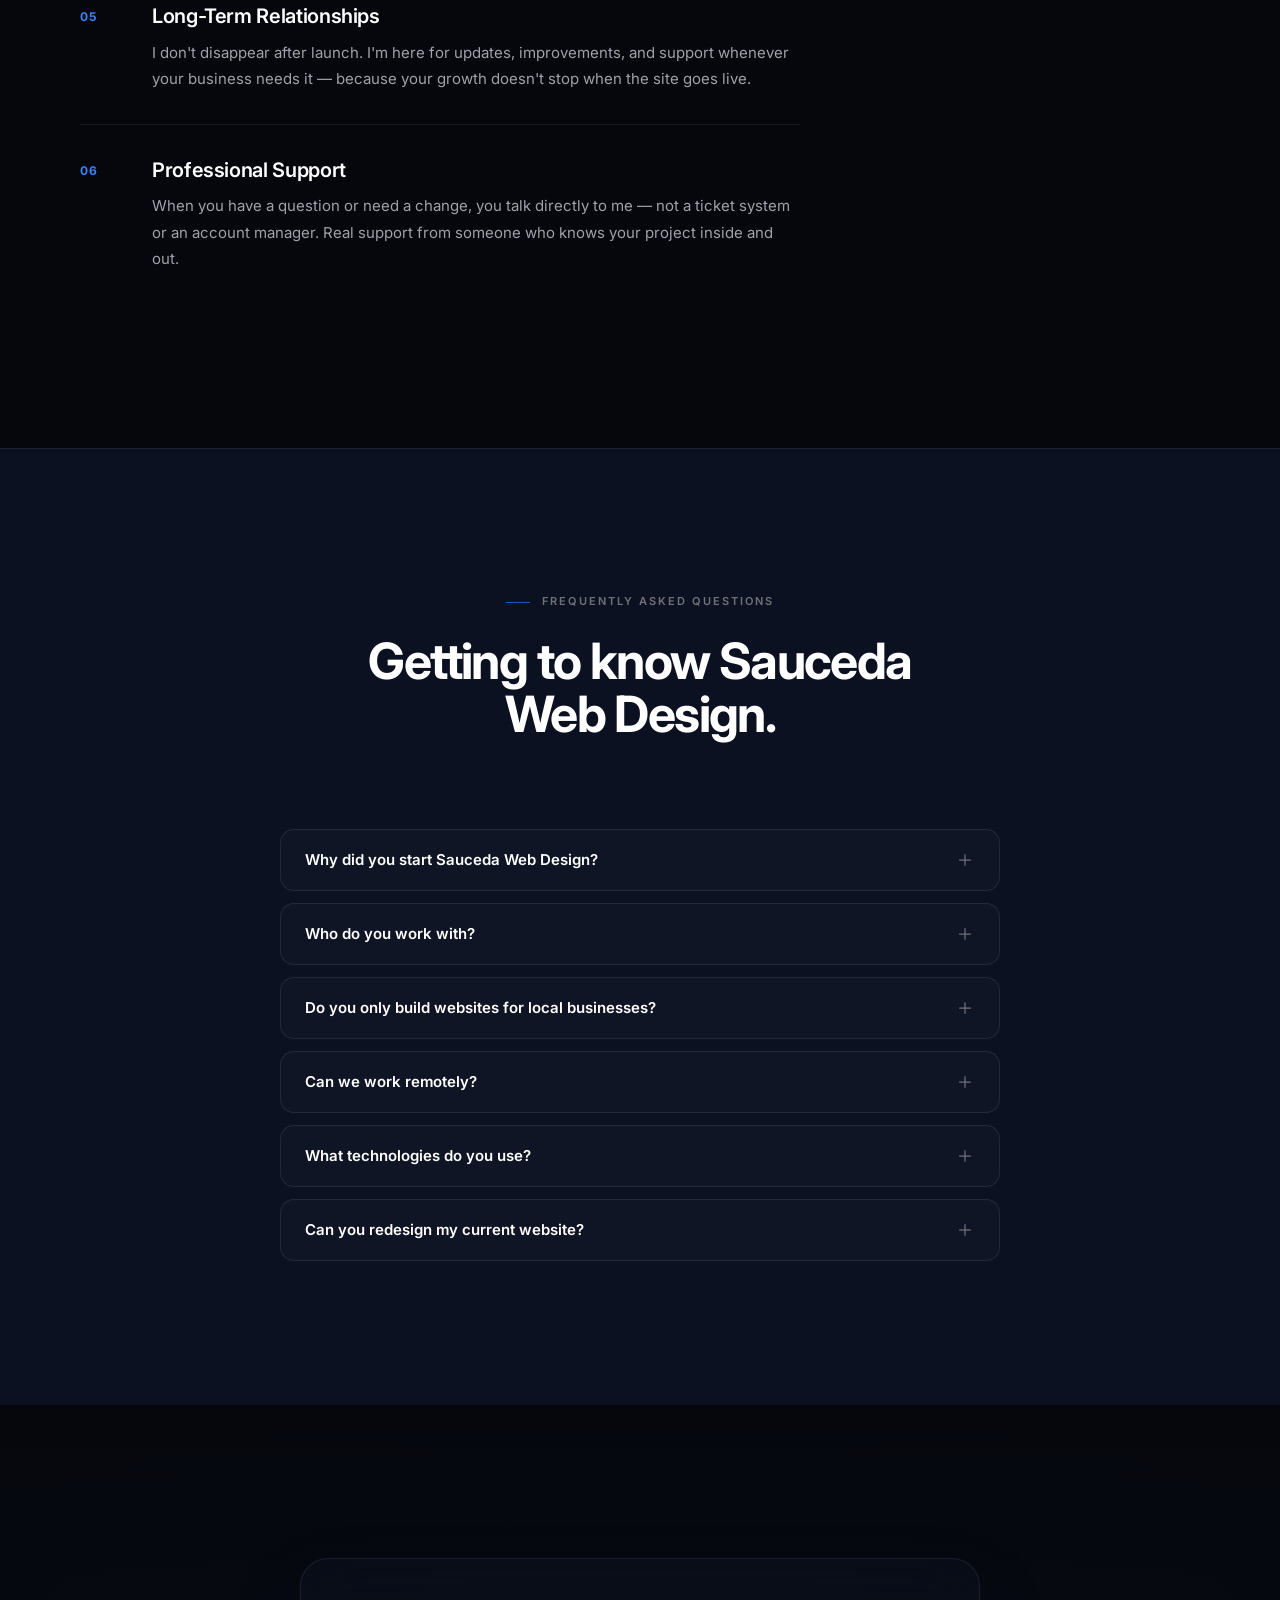
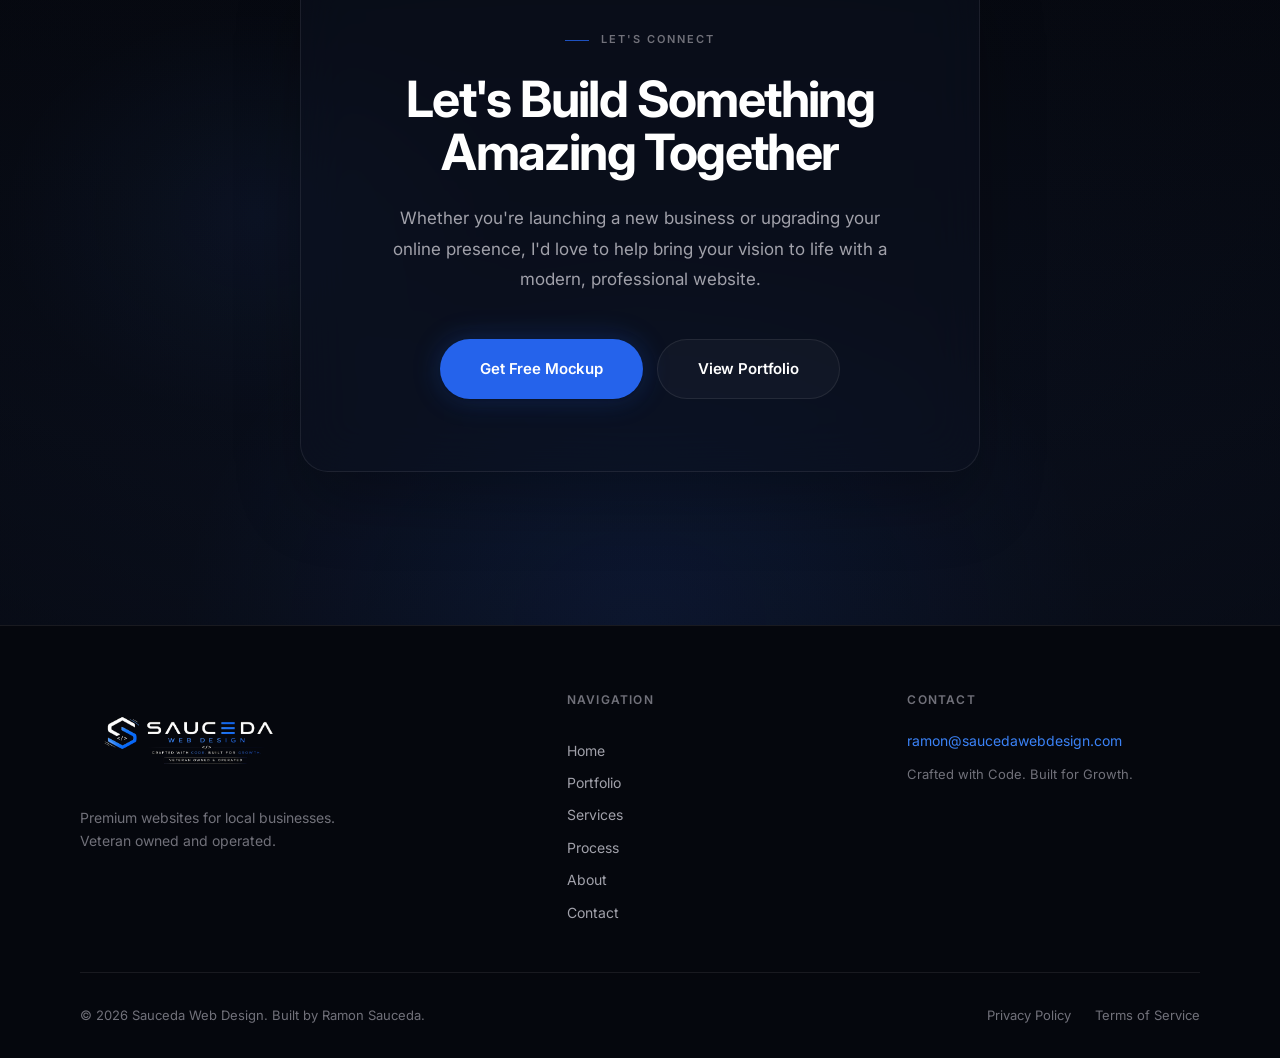
<file: about.html>
<!DOCTYPE html>
<html lang="en">
<head>
    <meta charset="UTF-8">
    <meta name="viewport" content="width=device-width, initial-scale=1.0">
    <meta name="description" content="About Sauceda Web Design — Veteran-owned web studio helping small businesses build modern, professional websites. Meet Ramon Sauceda.">
    <meta name="theme-color" content="#05070D">
    <meta property="og:title" content="About — Sauceda Web Design">
    <meta property="og:description" content="Helping small businesses build modern websites that inspire confidence, attract customers, and support long-term growth.">
    <meta property="og:type" content="website">
    <title>About — Sauceda Web Design</title>
    <link rel="preconnect" href="https://fonts.googleapis.com">
    <link rel="preconnect" href="https://fonts.gstatic.com" crossorigin>
    <link href="https://fonts.googleapis.com/css2?family=Inter:wght@400;500;600;700;800&display=swap" rel="stylesheet">
    <link rel="stylesheet" href="css/base.css">
    <link rel="stylesheet" href="css/header.css">
    <link rel="stylesheet" href="css/home.css">
    <link rel="stylesheet" href="css/about.css">
    <link rel="stylesheet" href="css/why.css">
    <link rel="stylesheet" href="css/faq.css">
    <link rel="stylesheet" href="css/contact.css">
    <link rel="stylesheet" href="css/footer.css">
    <link rel="stylesheet" href="css/about-page.css">
    <link rel="stylesheet" href="css/animations.css">
    <link rel="stylesheet" href="css/premium.css">
</head>
<body>

    <a href="#main" class="skip-link">Skip to content</a>
    <div class="noise" aria-hidden="true"></div>

    <header class="header" id="header">
        <div class="header__inner">
            <a href="index.html" class="logo" aria-label="Sauceda Web Design — Home">
                <img src="images/SaucedaWD Logo.jpeg" alt="" width="234" height="58" fetchpriority="high">
            </a>
            <nav class="nav" id="nav" aria-label="Main navigation">
                <a href="index.html">Home</a>
                <a href="portfolio.html">Portfolio</a>
                <a href="services.html">Services</a>
                <a href="process.html">Process</a>
                <a href="about.html" class="active">About</a>
                <a href="contact.html">Contact</a>
            </nav>
            <div class="header__actions">
                <a href="contact.html#contact-form" class="btn btn-primary btn-glow header-cta">Get Free Mockup</a>
                <button class="menu-btn" id="menuBtn" aria-label="Toggle menu" aria-expanded="false" aria-controls="nav">
                    <span></span><span></span>
                </button>
            </div>
        </div>
    </header>

    <main id="main">

        <!-- Hero -->
        <section class="page-hero page-hero--full" id="hero" aria-labelledby="hero-heading">
            <div class="page-hero-bg" aria-hidden="true">
                <div class="hero-grid-lines"></div>
                <div class="hero-glow hero-glow--1"></div>
                <div class="hero-glow hero-glow--2"></div>
                <div class="hero-glow hero-glow--3"></div>
                <div class="hero-vignette"></div>
            </div>
            <div class="container page-hero-content">
                <p class="eyebrow reveal">About</p>
                <h1 id="hero-heading" class="reveal reveal-delay-1">Behind Sauceda Web Design</h1>
                <p class="page-hero-text reveal reveal-delay-2">
                    Helping small businesses build modern websites that inspire confidence, attract customers, and support long-term growth.
                </p>
                <div class="page-hero-buttons reveal reveal-delay-3">
                    <a href="contact.html#contact-form" class="btn btn-primary btn-glow">Get Free Mockup</a>
                    <a href="portfolio.html" class="btn btn-secondary">View Portfolio</a>
                </div>
            </div>
        </section>

        <!-- My Story -->
        <section class="section story-section" id="story" aria-labelledby="story-heading">
            <div class="container about-grid">
                <div class="about-photo reveal">
                    <div class="photo-frame">
                        <img src="images/ProfilePic.jpeg" alt="Ramon Sauceda, founder of Sauceda Web Design" class="about-photo__image" width="380" height="475" loading="eager">
                    </div>
                    <div class="about-veteran-badge">
                        <svg width="16" height="16" viewBox="0 0 24 24" fill="none" stroke="currentColor" stroke-width="1.5" aria-hidden="true"><path d="M12 2l3 7h7l-5.5 4.5L18 21l-6-4-6 4 1.5-7.5L2 9h7z"/></svg>
                        U.S. Navy Veteran · 5 Years of Service
                    </div>
                </div>
                <div class="about-content reveal reveal-delay-1">
                    <p class="eyebrow">My Story</p>
                    <h2 id="story-heading">From the Navy to building websites for businesses that matter.</h2>
                    <p class="about-text">I proudly served five years in the United States Navy. That experience shaped who I am today — it taught me discipline, accountability, teamwork, and an attention to detail that I bring to every project I take on.</p>
                    <p class="about-text">After leaving the military, I discovered a real passion for web development and design. I loved the idea of building something from scratch — something that could help a real business grow and succeed online.</p>
                    <p class="about-text">That's why I founded Sauceda Web Design. I saw too many small businesses stuck with outdated websites that didn't reflect the quality of their work. I wanted to change that — to give local business owners access to the kind of professional online presence they deserve, without the agency-level price tag.</p>
                    <p class="about-text">Today, I believe every business — no matter how small — deserves a website that reflects the quality of its work. That's not just a tagline for me. It's the reason I do what I do.</p>
                </div>
            </div>
        </section>

        <!-- My Mission -->
        <section class="section mission-section" id="mission" aria-labelledby="mission-heading">
            <div class="container">
                <div class="mission-card glass-card reveal">
                    <p class="eyebrow">My Mission</p>
                    <h2 id="mission-heading">Help small businesses compete with confidence.</h2>
                    <p class="mission-text">My goal is simple: help small businesses compete with confidence by creating beautiful, responsive, high-performing websites that earn trust and convert visitors into customers.</p>
                </div>
            </div>
        </section>

        <!-- Core Values -->
        <section class="section values-section" id="values" aria-labelledby="values-heading">
            <div class="container">
                <header class="section-header section-header--center reveal">
                    <p class="eyebrow">Core Values</p>
                    <h2 id="values-heading">What guides every project I take on.</h2>
                </header>
                <div class="feature-grid" data-stagger>
                    <article class="feature-card glass-card reveal">
                        <div class="feature-icon" aria-hidden="true"><svg width="24" height="24" viewBox="0 0 24 24" fill="none" stroke="currentColor" stroke-width="1.5"><path d="M12 2l3 7h7l-5.5 4.5L18 21l-6-4-6 4 1.5-7.5L2 9h7z"/></svg></div>
                        <h3>Discipline</h3>
                        <p>Inspired by my military background — every project is approached with focus, structure, and a commitment to getting it right.</p>
                    </article>
                    <article class="feature-card glass-card reveal">
                        <div class="feature-icon" aria-hidden="true"><svg width="24" height="24" viewBox="0 0 24 24" fill="none" stroke="currentColor" stroke-width="1.5"><polygon points="12 2 15.09 8.26 22 9.27 17 14.14 18.18 21.02 12 17.77 5.82 21.02 7 14.14 2 9.27 8.91 8.26 12 2"/></svg></div>
                        <h3>Quality</h3>
                        <p>Every website is handcrafted with attention to detail — no shortcuts, no templates, no compromises.</p>
                    </article>
                    <article class="feature-card glass-card reveal">
                        <div class="feature-icon" aria-hidden="true"><svg width="24" height="24" viewBox="0 0 24 24" fill="none" stroke="currentColor" stroke-width="1.5"><path d="M21 15a2 2 0 01-2 2H7l-4 4V5a2 2 0 012-2h14a2 2 0 012 2z"/></svg></div>
                        <h3>Communication</h3>
                        <p>Clear updates and honest conversations throughout every project — you'll always know where things stand.</p>
                    </article>
                    <article class="feature-card glass-card reveal">
                        <div class="feature-icon" aria-hidden="true"><svg width="24" height="24" viewBox="0 0 24 24" fill="none" stroke="currentColor" stroke-width="1.5"><polyline points="23 6 13.5 15.5 8.5 10.5 1 18"/><polyline points="17 6 23 6 23 12"/></svg></div>
                        <h3>Growth</h3>
                        <p>My success comes from helping your business succeed. When you grow, I grow — it's that simple.</p>
                    </article>
                </div>
            </div>
        </section>

        <!-- Why Work With Me -->
        <section class="section why-work-section" id="why-work" aria-labelledby="why-work-heading">
            <div class="container">
                <header class="section-header reveal">
                    <p class="eyebrow">Why Work With Me</p>
                    <h2 id="why-work-heading">A personal approach to professional web design.</h2>
                    <p class="section-desc">Here's what you get when you work with Sauceda Web Design.</p>
                </header>
                <div class="why-work-grid" data-stagger>
                    <article class="why-work-card glass-card reveal">
                        <div class="why-work-icon" aria-hidden="true"><svg width="22" height="22" viewBox="0 0 24 24" fill="none" stroke="currentColor" stroke-width="1.5"><path d="M12 2l3 7h7l-5.5 4.5L18 21l-6-4-6 4 1.5-7.5L2 9h7z"/></svg></div>
                        <h3>Veteran Owned &amp; Operated</h3>
                    </article>
                    <article class="why-work-card glass-card reveal">
                        <div class="why-work-icon" aria-hidden="true"><svg width="22" height="22" viewBox="0 0 24 24" fill="none" stroke="currentColor" stroke-width="1.5"><polyline points="16 18 22 12 16 6"/><polyline points="8 6 2 12 8 18"/></svg></div>
                        <h3>Custom Websites</h3>
                    </article>
                    <article class="why-work-card glass-card reveal">
                        <div class="why-work-icon" aria-hidden="true"><svg width="22" height="22" viewBox="0 0 24 24" fill="none" stroke="currentColor" stroke-width="1.5"><line x1="18" y1="6" x2="6" y2="18"/><line x1="6" y1="6" x2="18" y2="18"/></svg></div>
                        <h3>No Cookie-Cutter Templates</h3>
                    </article>
                    <article class="why-work-card glass-card reveal">
                        <div class="why-work-icon" aria-hidden="true"><svg width="22" height="22" viewBox="0 0 24 24" fill="none" stroke="currentColor" stroke-width="1.5"><rect x="5" y="2" width="14" height="20" rx="2"/><line x1="12" y1="18" x2="12" y2="18.01"/></svg></div>
                        <h3>Mobile-First Development</h3>
                    </article>
                    <article class="why-work-card glass-card reveal">
                        <div class="why-work-icon" aria-hidden="true"><svg width="22" height="22" viewBox="0 0 24 24" fill="none" stroke="currentColor" stroke-width="1.5"><circle cx="11" cy="11" r="8"/><line x1="21" y1="21" x2="16.65" y2="16.65"/></svg></div>
                        <h3>SEO-Friendly Structure</h3>
                    </article>
                    <article class="why-work-card glass-card reveal">
                        <div class="why-work-icon" aria-hidden="true"><svg width="22" height="22" viewBox="0 0 24 24" fill="none" stroke="currentColor" stroke-width="1.5"><path d="M13 2L3 14h9l-1 8 10-12h-9l1-8z"/></svg></div>
                        <h3>Fast Performance</h3>
                    </article>
                    <article class="why-work-card glass-card reveal">
                        <div class="why-work-icon" aria-hidden="true"><svg width="22" height="22" viewBox="0 0 24 24" fill="none" stroke="currentColor" stroke-width="1.5"><polyline points="16 18 22 12 16 6"/><polyline points="8 6 2 12 8 18"/></svg></div>
                        <h3>Clean Code</h3>
                    </article>
                    <article class="why-work-card glass-card reveal">
                        <div class="why-work-icon" aria-hidden="true"><svg width="22" height="22" viewBox="0 0 24 24" fill="none" stroke="currentColor" stroke-width="1.5"><path d="M20 21v-2a4 4 0 00-4-4H8a4 4 0 00-4 4v2"/><circle cx="12" cy="7" r="4"/></svg></div>
                        <h3>Personalized Service</h3>
                    </article>
                </div>
            </div>
        </section>

        <!-- My Skills -->
        <section class="section skills-about-section" id="skills" aria-labelledby="skills-heading">
            <div class="container">
                <header class="section-header section-header--center reveal">
                    <p class="eyebrow">My Skills</p>
                    <h2 id="skills-heading">The tools I use to build your website.</h2>
                </header>
                <div class="skills-about-grid" data-stagger>
                    <div class="skills-group glass-card reveal">
                        <h3>Frontend Development</h3>
                        <ul class="skills-list">
                            <li>HTML5</li>
                            <li>CSS3</li>
                            <li>JavaScript</li>
                            <li>Responsive Design</li>
                            <li>Accessibility</li>
                            <li>Performance Optimization</li>
                        </ul>
                    </div>
                    <div class="skills-group glass-card reveal">
                        <h3>Design &amp; Strategy</h3>
                        <ul class="skills-list">
                            <li>UI/UX Design</li>
                            <li>Basic SEO</li>
                            <li>Conversion-Focused Layouts</li>
                            <li>Brand-Aligned Design</li>
                        </ul>
                    </div>
                    <div class="skills-group glass-card reveal">
                        <h3>Tools &amp; Workflow</h3>
                        <ul class="skills-list">
                            <li>Git &amp; GitHub</li>
                            <li>Cross-Browser Testing</li>
                            <li>Mobile Testing</li>
                            <li>Performance Auditing</li>
                        </ul>
                    </div>
                </div>
            </div>
        </section>

        <!-- My Approach -->
        <section class="section approach-section" id="approach" aria-labelledby="approach-heading">
            <div class="container">
                <header class="section-header reveal">
                    <p class="eyebrow">My Approach</p>
                    <h2 id="approach-heading">How I work with every project.</h2>
                    <p class="section-desc">Everything I do starts with your business — not a template, not a trend, not what looks cool. What works for you.</p>
                </header>
                <div class="approach-list" data-stagger>
                    <article class="approach-item reveal">
                        <span class="approach-num">01</span>
                        <div>
                            <h3>Understanding Your Business</h3>
                            <p>Before I design anything, I take the time to learn about your business, your customers, and what makes you different. Your website should feel like an extension of your brand — not a generic template.</p>
                        </div>
                    </article>
                    <article class="approach-item reveal">
                        <span class="approach-num">02</span>
                        <div>
                            <h3>Designing With Your Customers in Mind</h3>
                            <p>Every layout, color, and word is chosen with your ideal customer in mind. I design for the person who lands on your site and needs a reason to trust you and take action.</p>
                        </div>
                    </article>
                    <article class="approach-item reveal">
                        <span class="approach-num">03</span>
                        <div>
                            <h3>Building Responsive Experiences</h3>
                            <p>Your customers are on their phones. I build every site mobile-first so it looks and works flawlessly on every device — because that's how people will actually find you.</p>
                        </div>
                    </article>
                    <article class="approach-item reveal">
                        <span class="approach-num">04</span>
                        <div>
                            <h3>Clear Communication</h3>
                            <p>No jargon, no ghosting, no surprises. I keep you updated at every stage and explain everything in plain language so you're always in the loop.</p>
                        </div>
                    </article>
                    <article class="approach-item reveal">
                        <span class="approach-num">05</span>
                        <div>
                            <h3>Long-Term Relationships</h3>
                            <p>I don't disappear after launch. I'm here for updates, improvements, and support whenever your business needs it — because your growth doesn't stop when the site goes live.</p>
                        </div>
                    </article>
                    <article class="approach-item reveal">
                        <span class="approach-num">06</span>
                        <div>
                            <h3>Professional Support</h3>
                            <p>When you have a question or need a change, you talk directly to me — not a ticket system or an account manager. Real support from someone who knows your project inside and out.</p>
                        </div>
                    </article>
                </div>
            </div>
        </section>

        <!-- FAQ -->
        <section class="section faq" id="faq" aria-labelledby="faq-heading">
            <div class="container">
                <header class="section-header section-header--center reveal">
                    <p class="eyebrow">Frequently Asked Questions</p>
                    <h2 id="faq-heading">Getting to know Sauceda Web Design.</h2>
                </header>
                <div class="faq-list reveal" role="list">
                    <div class="faq-item" role="listitem">
                        <button class="faq-question" aria-expanded="false" aria-controls="faq-1" id="faq-q-1">
                            <span>Why did you start Sauceda Web Design?</span>
                            <svg class="faq-icon" width="20" height="20" viewBox="0 0 24 24" fill="none" stroke="currentColor" stroke-width="1.5" aria-hidden="true"><line x1="12" y1="5" x2="12" y2="19"/><line x1="5" y1="12" x2="19" y2="12"/></svg>
                        </button>
                        <div class="faq-answer" id="faq-1" role="region" aria-labelledby="faq-q-1">
                            <p>I saw too many small businesses with outdated websites that didn't reflect the quality of their work. I started Sauceda Web Design to give local business owners access to professional web design at a fair price — with the discipline and accountability I learned in the Navy.</p>
                        </div>
                    </div>
                    <div class="faq-item" role="listitem">
                        <button class="faq-question" aria-expanded="false" aria-controls="faq-2" id="faq-q-2">
                            <span>Who do you work with?</span>
                            <svg class="faq-icon" width="20" height="20" viewBox="0 0 24 24" fill="none" stroke="currentColor" stroke-width="1.5" aria-hidden="true"><line x1="12" y1="5" x2="12" y2="19"/><line x1="5" y1="12" x2="19" y2="12"/></svg>
                        </button>
                        <div class="faq-answer" id="faq-2" role="region" aria-labelledby="faq-q-2">
                            <p>I work with small business owners, freelancers, creators, and local service providers who want a professional online presence without agency-level pricing. If you care about quality and want a website that actually works for your business, we're a good fit.</p>
                        </div>
                    </div>
                    <div class="faq-item" role="listitem">
                        <button class="faq-question" aria-expanded="false" aria-controls="faq-3" id="faq-q-3">
                            <span>Do you only build websites for local businesses?</span>
                            <svg class="faq-icon" width="20" height="20" viewBox="0 0 24 24" fill="none" stroke="currentColor" stroke-width="1.5" aria-hidden="true"><line x1="12" y1="5" x2="12" y2="19"/><line x1="5" y1="12" x2="19" y2="12"/></svg>
                        </button>
                        <div class="faq-answer" id="faq-3" role="region" aria-labelledby="faq-q-3">
                            <p>Local businesses are my specialty, but I work with clients anywhere. As long as we can communicate clearly — which we can do entirely online — location doesn't matter.</p>
                        </div>
                    </div>
                    <div class="faq-item" role="listitem">
                        <button class="faq-question" aria-expanded="false" aria-controls="faq-4" id="faq-q-4">
                            <span>Can we work remotely?</span>
                            <svg class="faq-icon" width="20" height="20" viewBox="0 0 24 24" fill="none" stroke="currentColor" stroke-width="1.5" aria-hidden="true"><line x1="12" y1="5" x2="12" y2="19"/><line x1="5" y1="12" x2="19" y2="12"/></svg>
                        </button>
                        <div class="faq-answer" id="faq-4" role="region" aria-labelledby="faq-q-4">
                            <p>Absolutely. The entire process — inquiry, mockup, development, revisions, and launch — can be done remotely via email. I work with business owners across the country this way.</p>
                        </div>
                    </div>
                    <div class="faq-item" role="listitem">
                        <button class="faq-question" aria-expanded="false" aria-controls="faq-5" id="faq-q-5">
                            <span>What technologies do you use?</span>
                            <svg class="faq-icon" width="20" height="20" viewBox="0 0 24 24" fill="none" stroke="currentColor" stroke-width="1.5" aria-hidden="true"><line x1="12" y1="5" x2="12" y2="19"/><line x1="5" y1="12" x2="19" y2="12"/></svg>
                        </button>
                        <div class="faq-answer" id="faq-5" role="region" aria-labelledby="faq-q-5">
                            <p>I build with HTML5, CSS3, and JavaScript — clean, modern code that's fast, accessible, and easy to maintain. No bloated page builders or unnecessary frameworks unless your project specifically needs them.</p>
                        </div>
                    </div>
                    <div class="faq-item" role="listitem">
                        <button class="faq-question" aria-expanded="false" aria-controls="faq-6" id="faq-q-6">
                            <span>Can you redesign my current website?</span>
                            <svg class="faq-icon" width="20" height="20" viewBox="0 0 24 24" fill="none" stroke="currentColor" stroke-width="1.5" aria-hidden="true"><line x1="12" y1="5" x2="12" y2="19"/><line x1="5" y1="12" x2="19" y2="12"/></svg>
                        </button>
                        <div class="faq-answer" id="faq-6" role="region" aria-labelledby="faq-q-6">
                            <p>Yes. Website redesigns are one of my most common projects. I'll start with a free homepage mockup so you can see the new direction before committing to the full redesign.</p>
                        </div>
                    </div>
                </div>
            </div>
        </section>

        <!-- CTA -->
        <section class="section final-cta" id="cta" aria-labelledby="cta-heading">
            <div class="final-cta-bg" aria-hidden="true"></div>
            <div class="container">
                <div class="final-cta-panel reveal">
                    <p class="eyebrow">Let's Connect</p>
                    <h2 id="cta-heading">Let's Build Something Amazing Together</h2>
                    <p class="final-cta-desc">Whether you're launching a new business or upgrading your online presence, I'd love to help bring your vision to life with a modern, professional website.</p>
                    <div class="final-cta-buttons">
                        <a href="contact.html#contact-form" class="btn btn-primary btn-glow btn-lg">Get Free Mockup</a>
                        <a href="portfolio.html" class="btn btn-secondary btn-lg">View Portfolio</a>
                    </div>
                </div>
            </div>
        </section>

    </main>

    <footer class="footer">
        <div class="container">
            <div class="footer-grid">
                <div class="footer-brand">
                    <a href="index.html" class="footer-logo" aria-label="Sauceda Web Design">
                        <img src="images/SaucedaWD Logo.jpeg" alt="" width="140" height="32" loading="lazy">
                    </a>
                    <p class="footer-desc">Premium websites for local businesses. Veteran owned and operated.</p>
                </div>
                <nav class="footer-nav" aria-label="Footer navigation">
                    <h4>Navigation</h4>
                    <a href="index.html">Home</a>
                    <a href="portfolio.html">Portfolio</a>
                    <a href="services.html">Services</a>
                    <a href="process.html">Process</a>
                    <a href="about.html">About</a>
                    <a href="contact.html">Contact</a>
                </nav>
                <div class="footer-contact">
                    <h4>Contact</h4>
                    <a href="mailto:ramon@saucedawebdesign.com">ramon@saucedawebdesign.com</a>
                    <p>Crafted with Code. Built for Growth.</p>
                </div>
            </div>
            <div class="footer-bottom">
                <p>&copy; 2026 Sauceda Web Design. Built by Ramon Sauceda.</p>
                <div class="footer-legal">
                    <a href="privacy.html">Privacy Policy</a>
                    <a href="terms.html">Terms of Service</a>
                </div>
            </div>
        </div>
    </footer>

    <script src="js/navbar.js" defer></script>
    <script src="js/premium.js" defer></script>
    <script src="js/animation.js" defer></script>
    <script src="js/faq.js" defer></script>
</body>
</html>
</file>
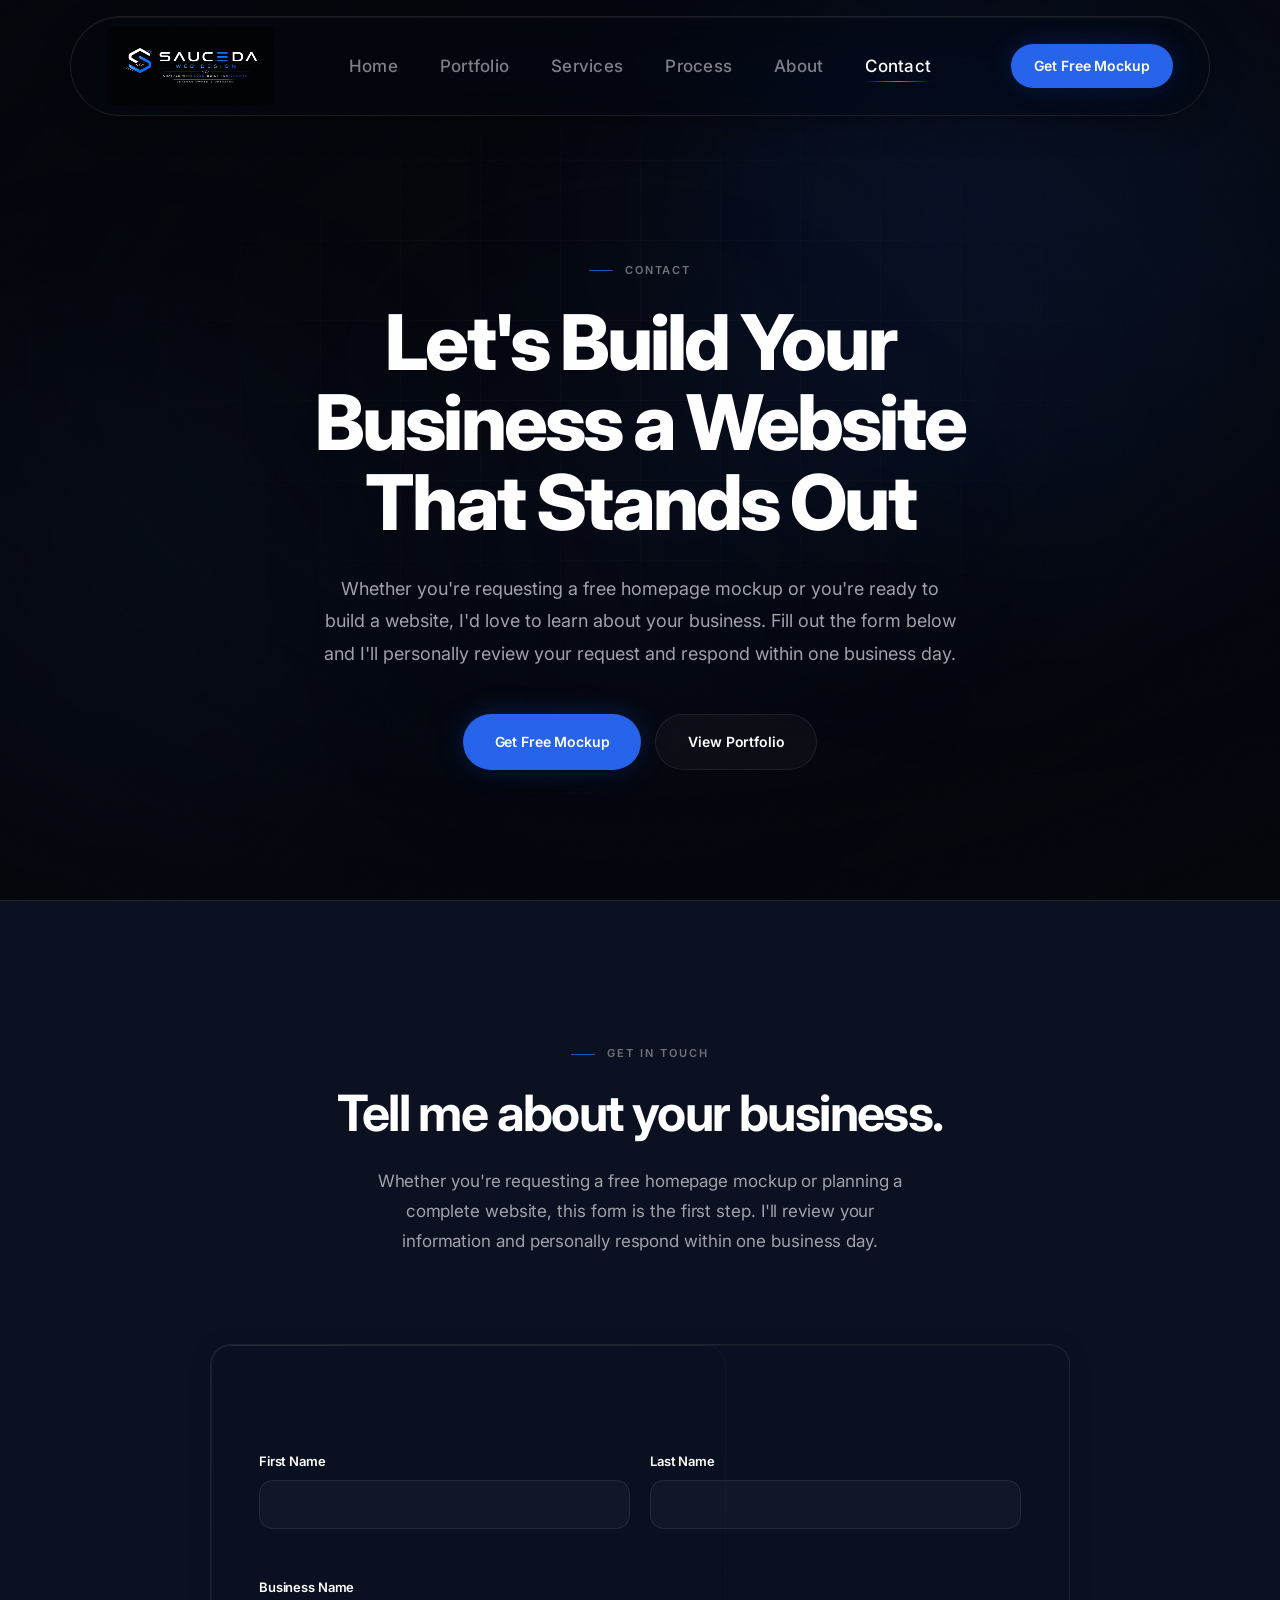
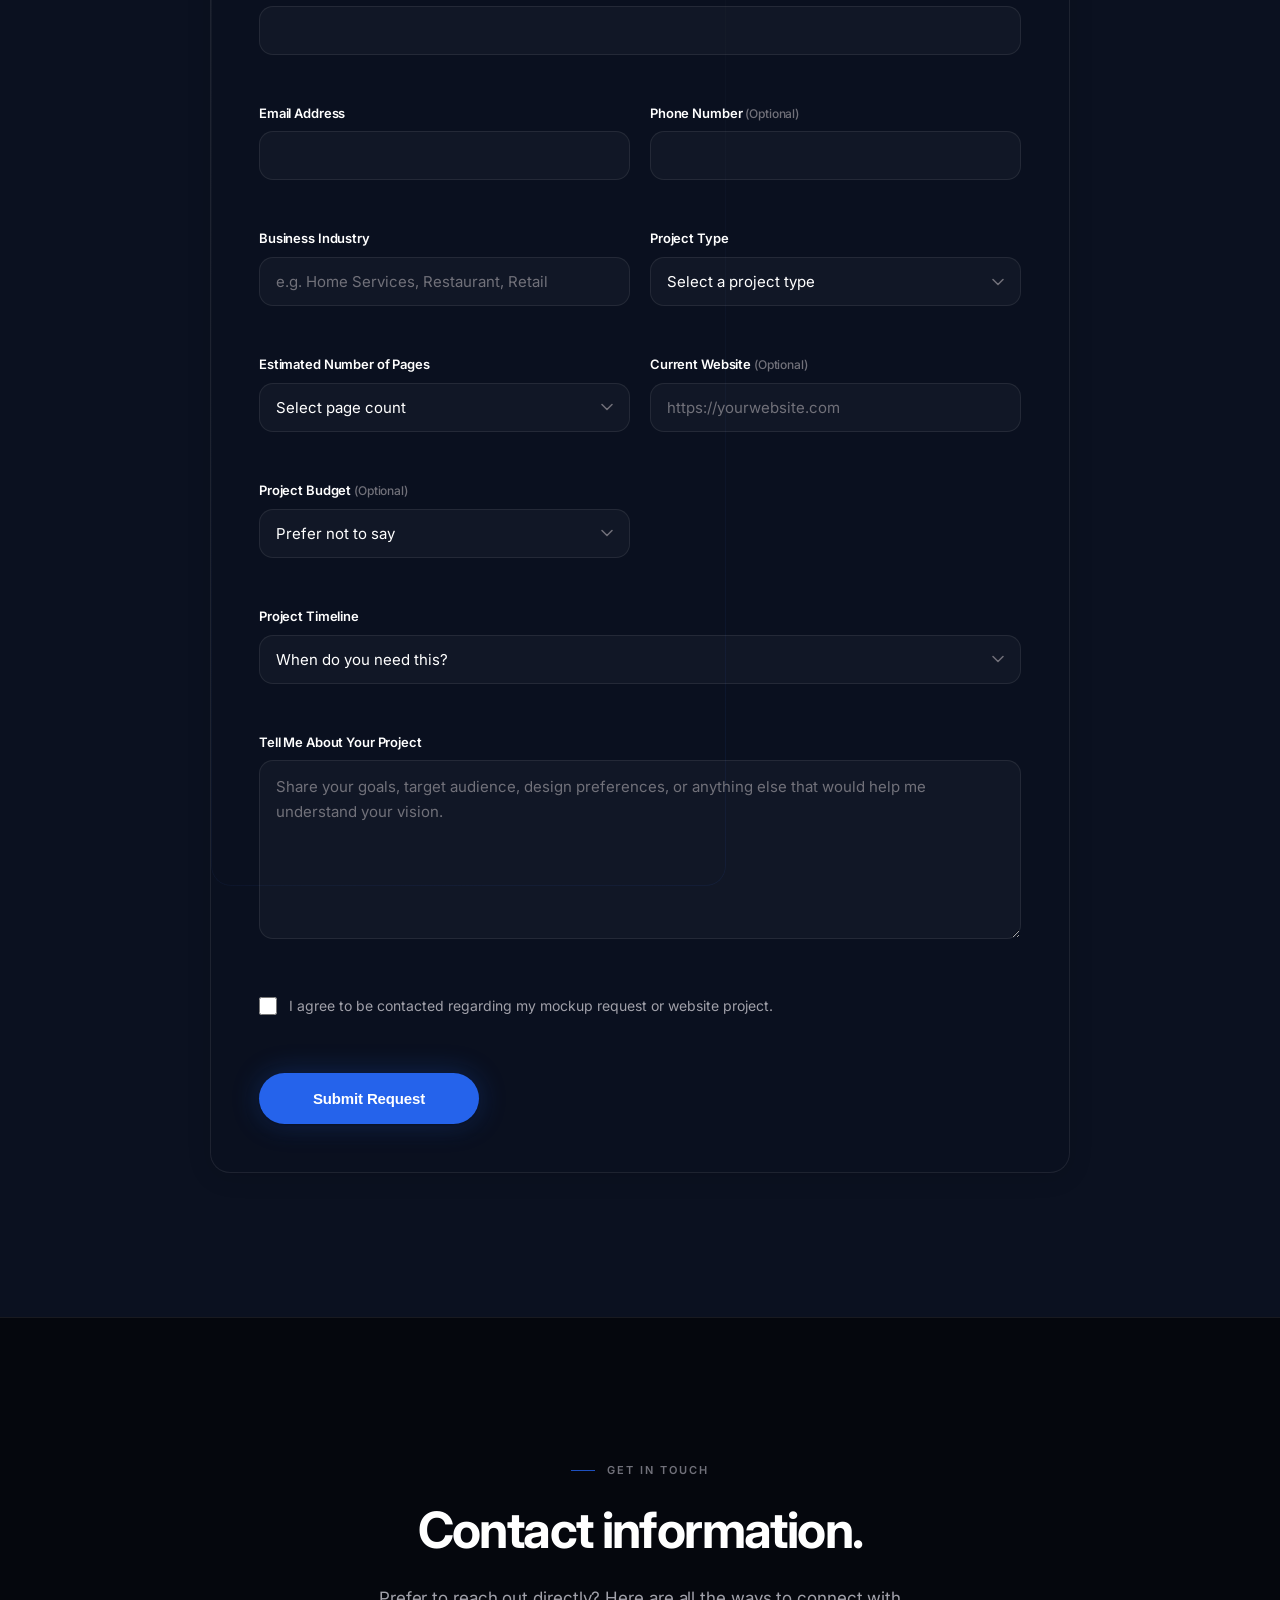
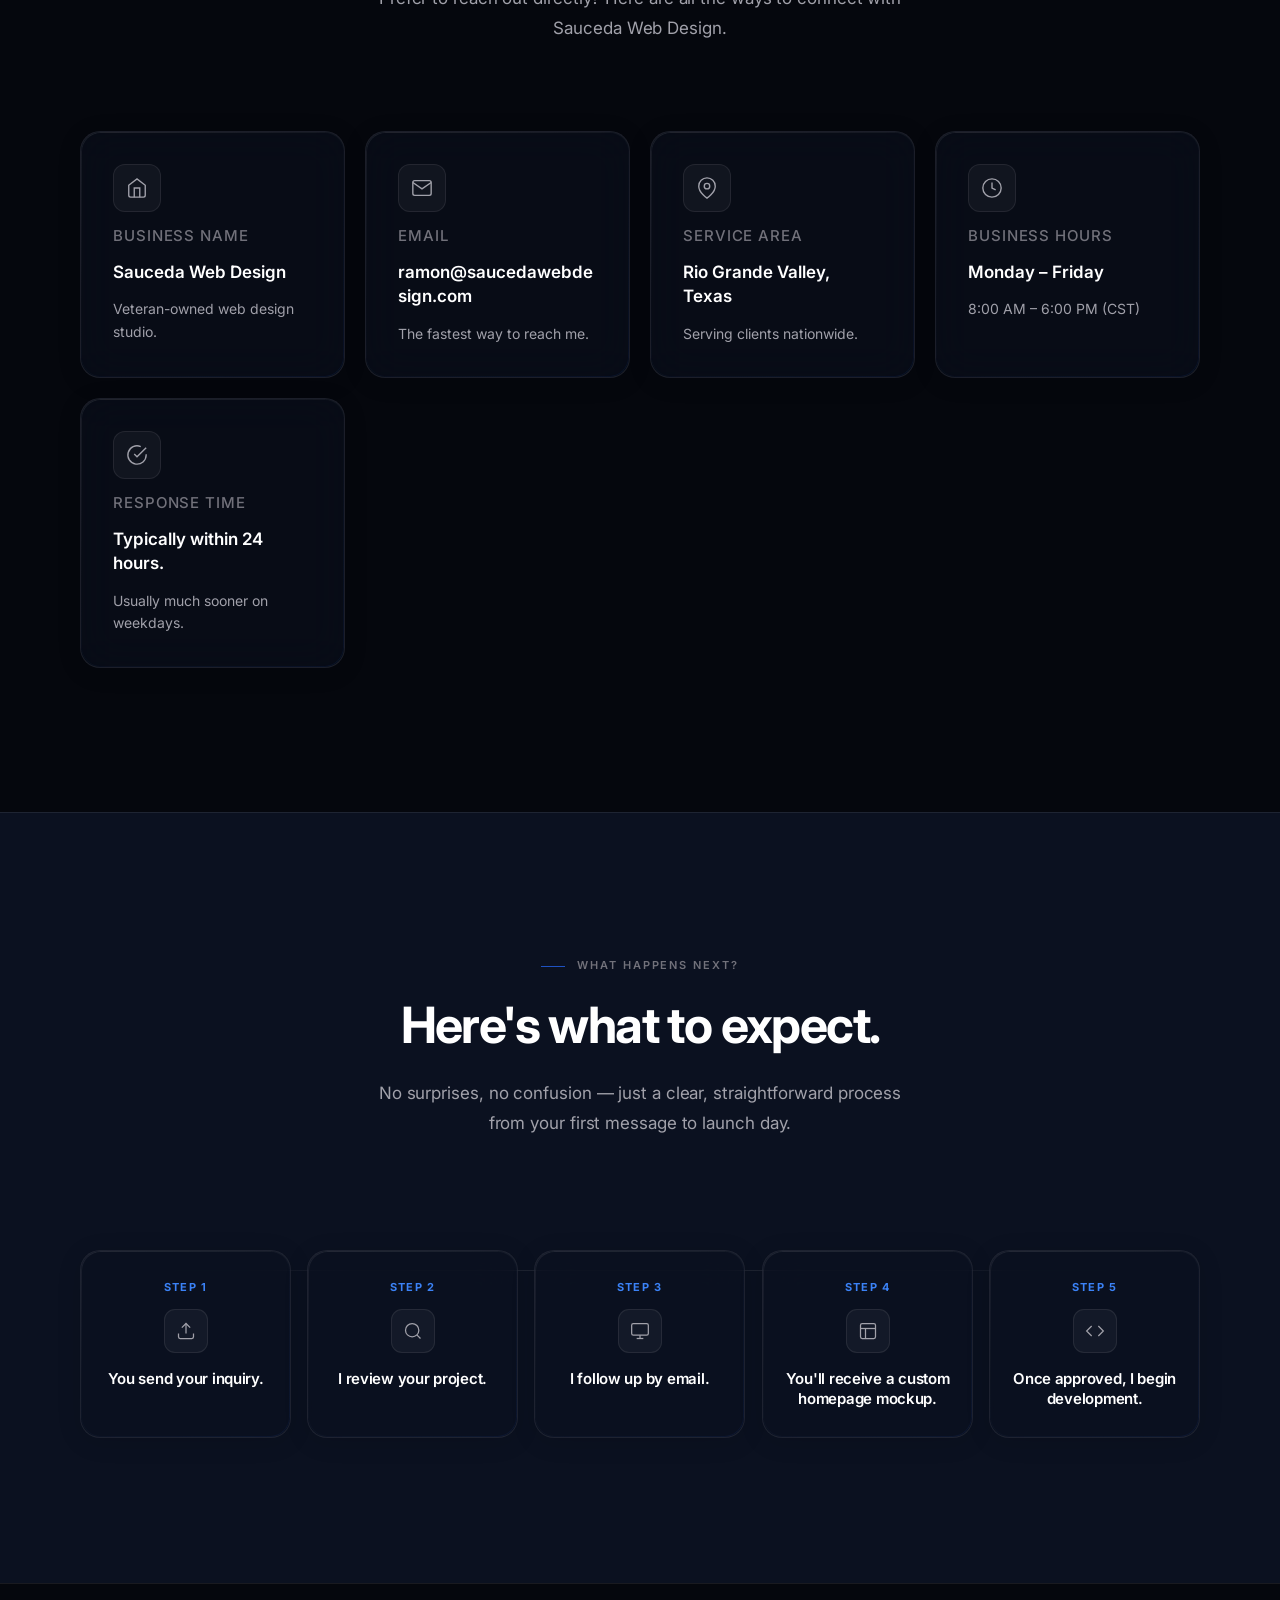
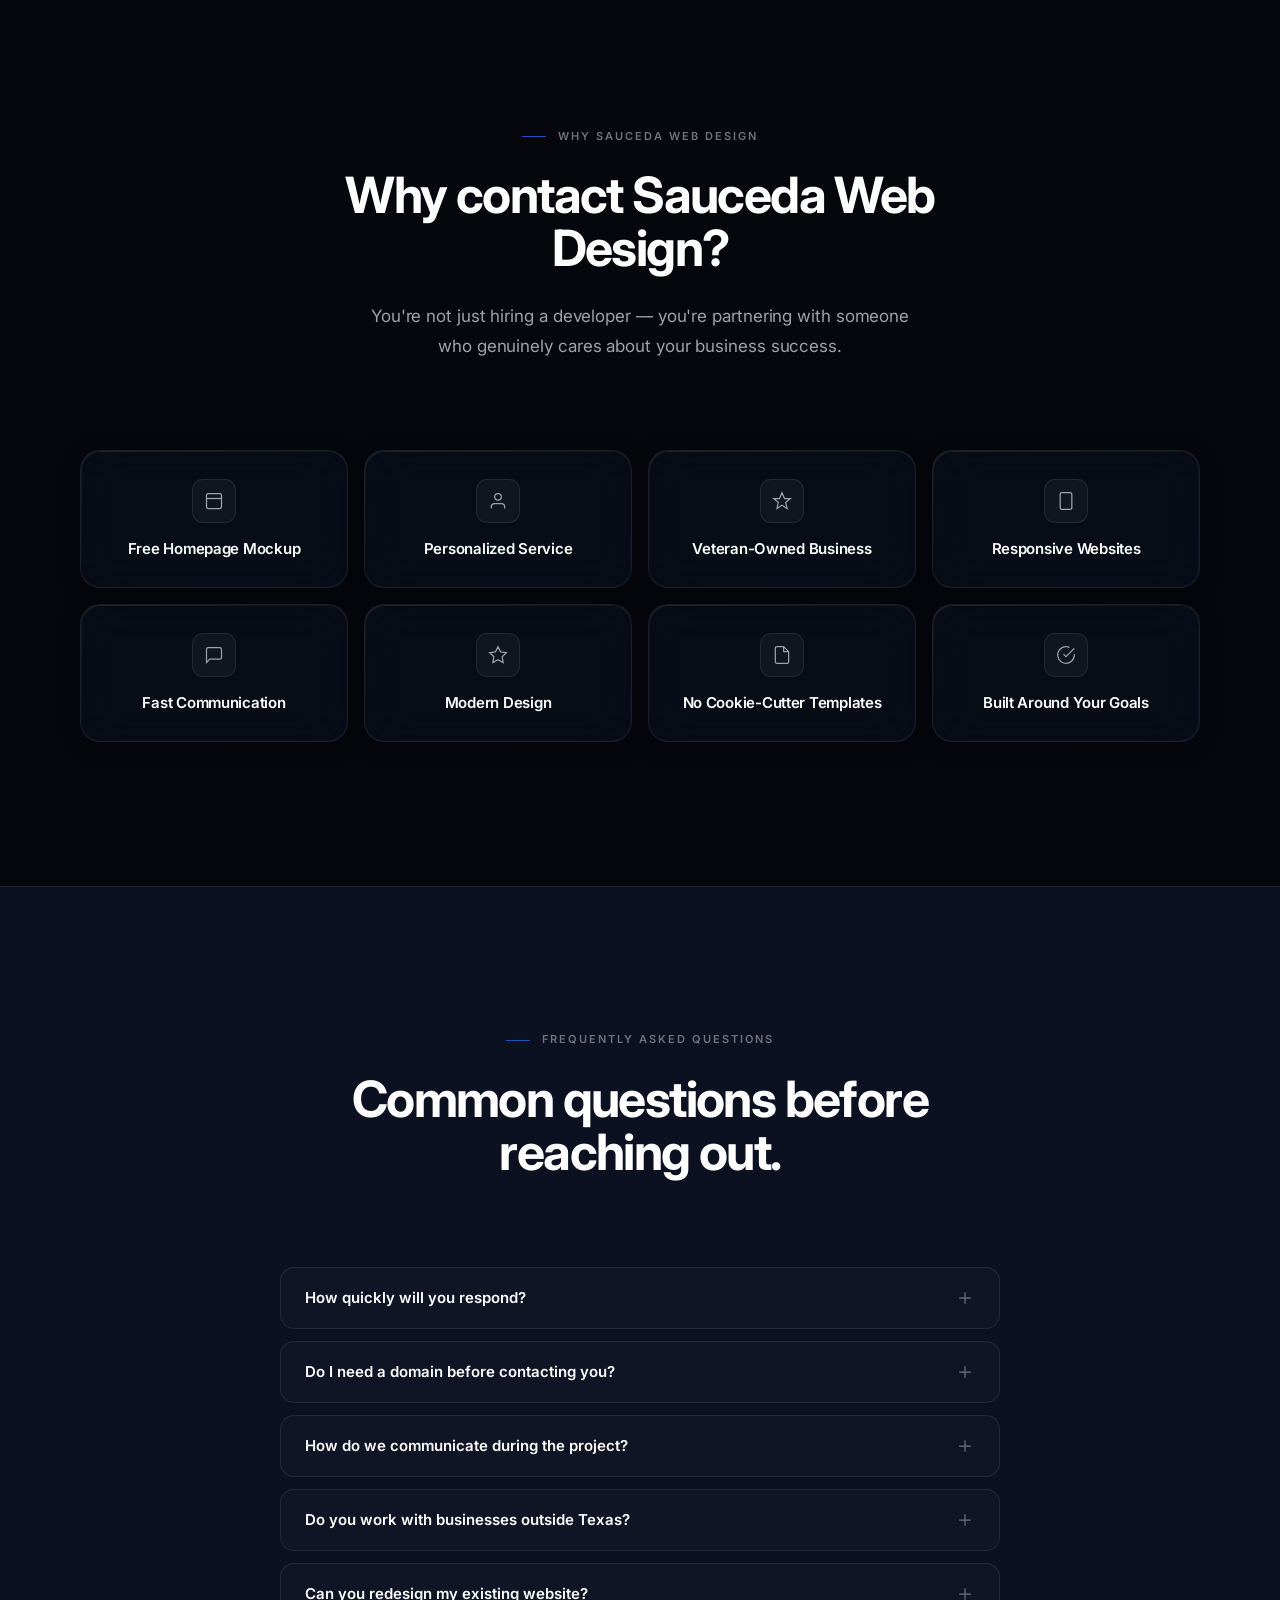
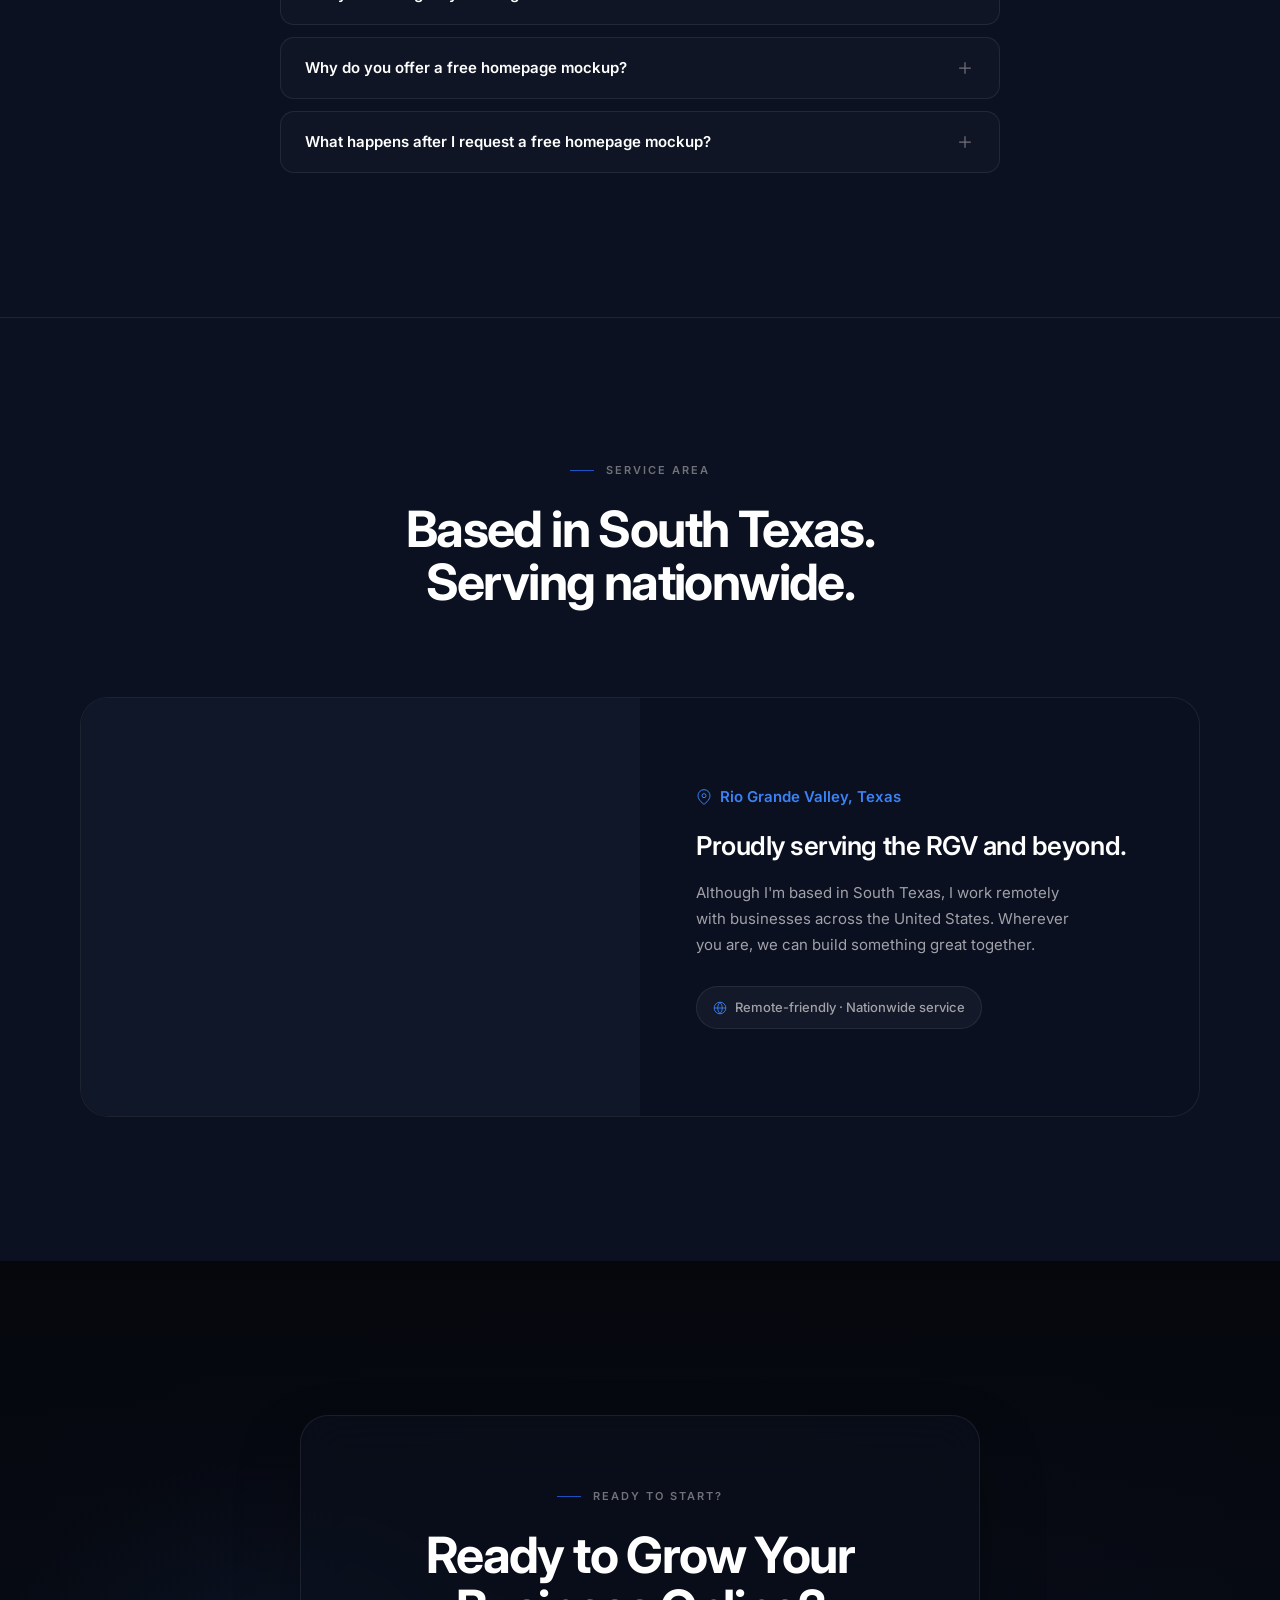
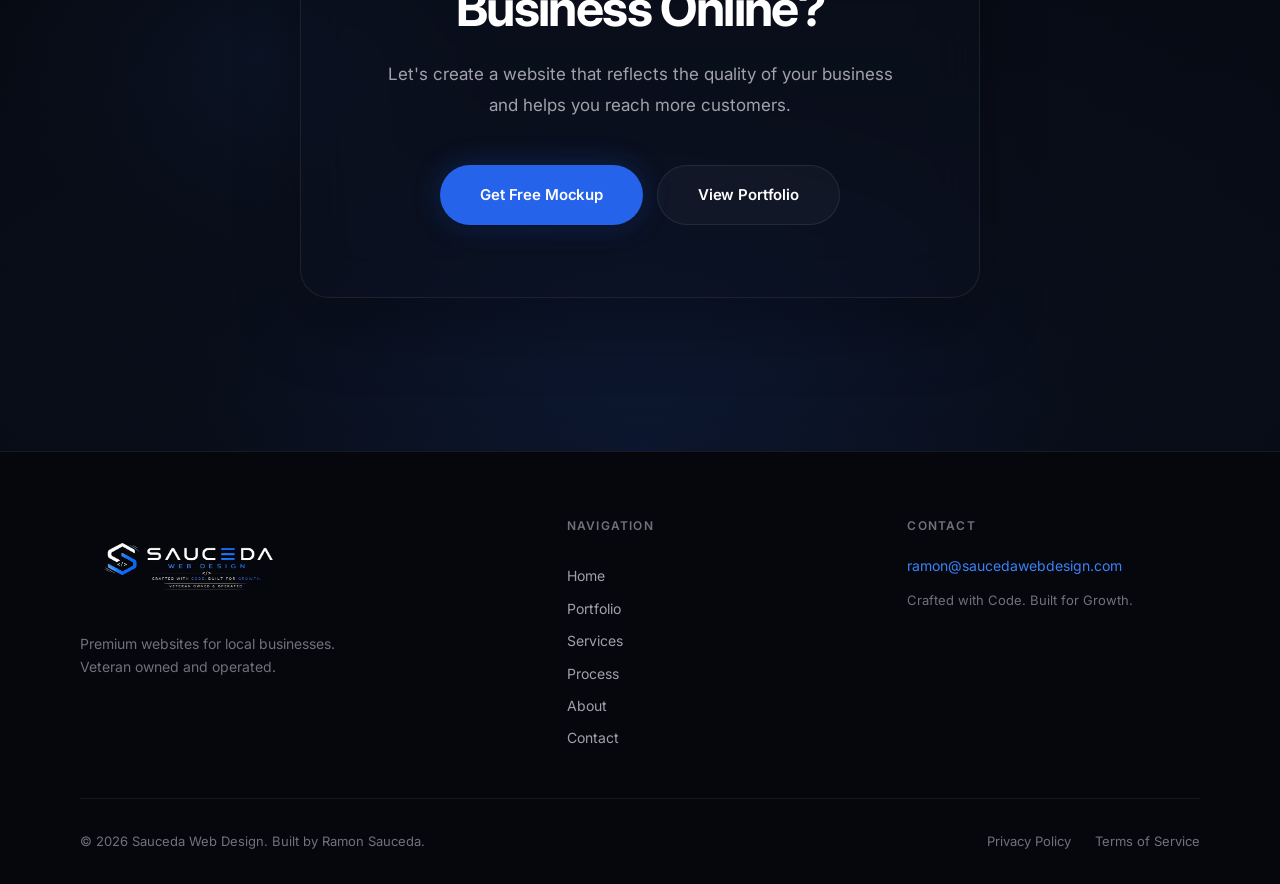
<file: contact.html>
<!DOCTYPE html>
<html lang="en">
<head>
    <meta charset="UTF-8">
    <meta name="viewport" content="width=device-width, initial-scale=1.0">
    <meta name="description" content="Contact Sauceda Web Design — Request a free homepage mockup or submit a website inquiry. Veteran-owned web studio serving businesses nationwide.">
    <meta name="theme-color" content="#05070D">
    <meta property="og:title" content="Contact — Sauceda Web Design">
    <meta property="og:description" content="Let's build your business a website that stands out. Request a free homepage mockup or submit a website inquiry.">
    <meta property="og:type" content="website">
    <title>Contact — Sauceda Web Design</title>
    <link rel="preconnect" href="https://fonts.googleapis.com">
    <link rel="preconnect" href="https://fonts.gstatic.com" crossorigin>
    <link href="https://fonts.googleapis.com/css2?family=Inter:wght@400;500;600;700;800&display=swap" rel="stylesheet">
    <link rel="stylesheet" href="css/base.css">
    <link rel="stylesheet" href="css/header.css">
    <link rel="stylesheet" href="css/home.css">
    <link rel="stylesheet" href="css/why.css">
    <link rel="stylesheet" href="css/faq.css">
    <link rel="stylesheet" href="css/contact.css">
    <link rel="stylesheet" href="css/footer.css">
    <link rel="stylesheet" href="css/contact-page.css">
    <link rel="stylesheet" href="css/animations.css">
    <link rel="stylesheet" href="css/premium.css">
</head>
<body>

    <a href="#main" class="skip-link">Skip to content</a>
    <div class="noise" aria-hidden="true"></div>

    <header class="header" id="header">
        <div class="header__inner">
            <a href="index.html" class="logo" aria-label="Sauceda Web Design — Home">
                <img src="images/SaucedaWD Logo.jpeg" alt="" width="234" height="58" fetchpriority="high">
            </a>
            <nav class="nav" id="nav" aria-label="Main navigation">
                <a href="index.html">Home</a>
                <a href="portfolio.html">Portfolio</a>
                <a href="services.html">Services</a>
                <a href="process.html">Process</a>
                <a href="about.html">About</a>
                <a href="contact.html" class="active">Contact</a>
            </nav>
            <div class="header__actions">
                <a href="#contact-form" class="btn btn-primary btn-glow header-cta">Get Free Mockup</a>
                <button class="menu-btn" id="menuBtn" aria-label="Toggle menu" aria-expanded="false" aria-controls="nav">
                    <span></span><span></span>
                </button>
            </div>
        </div>
    </header>

    <main id="main">

        <!-- Hero -->
        <section class="page-hero page-hero--full" id="hero" aria-labelledby="hero-heading">
            <div class="page-hero-bg" aria-hidden="true">
                <div class="hero-grid-lines"></div>
                <div class="hero-glow hero-glow--1"></div>
                <div class="hero-glow hero-glow--2"></div>
                <div class="hero-glow hero-glow--3"></div>
                <div class="hero-vignette"></div>
            </div>
            <div class="container page-hero-content">
                <p class="eyebrow reveal">Contact</p>
                <h1 id="hero-heading" class="reveal reveal-delay-1">Let's Build Your Business a Website That Stands Out</h1>
                <p class="page-hero-text reveal reveal-delay-2">
                    Whether you're requesting a free homepage mockup or you're ready to build a website, I'd love to learn about your business. Fill out the form below and I'll personally review your request and respond within one business day.
                </p>
                <div class="page-hero-buttons reveal reveal-delay-3">
                    <a href="#contact-form" class="btn btn-primary btn-glow">Get Free Mockup</a>
                    <a href="portfolio.html" class="btn btn-secondary">View Portfolio</a>
                </div>
            </div>
        </section>

        <!-- Contact Form -->
        <section class="section contact-form-section" id="contact-form" aria-labelledby="form-heading">
            <div class="container">
                <header class="section-header section-header--center reveal">
                    <p class="eyebrow">Get In Touch</p>
                    <h2 id="form-heading">Tell me about your business.</h2>
                    <p class="section-desc section-desc--center">Whether you're requesting a free homepage mockup or planning a complete website, this form is the first step. I'll review your information and personally respond within one business day.</p>
                </header>

                <div class="contact-form-wrapper reveal">
                    <form class="contact-form glass-card" id="contactForm" action="https://formspree.io/f/xkolzkzq" method="POST" novalidate aria-describedby="formError">
                        <div class="form-alert form-alert--error" id="formError" role="alert" aria-live="assertive">
                            <svg class="form-alert-icon" width="20" height="20" viewBox="0 0 24 24" fill="none" stroke="currentColor" stroke-width="1.5" aria-hidden="true"><circle cx="12" cy="12" r="10"/><line x1="12" y1="8" x2="12" y2="12"/><line x1="12" y1="16" x2="12.01" y2="16"/></svg>
                            <div class="form-alert-content">
                                <div class="form-alert-text"></div>
                                <a href="mailto:ramon@saucedawebdesign.com" class="btn btn-secondary btn-sm form-alert-email" hidden>Email Directly</a>
                            </div>
                        </div>

                        <div class="form-fields">
                            <div class="form-grid">
                                <div class="form-group">
                                    <label class="form-label" for="firstName">First Name</label>
                                    <input class="form-input" type="text" id="firstName" name="firstName" autocomplete="given-name" required aria-required="true">
                                    <span class="form-error" data-error-for="firstName" role="alert"></span>
                                </div>
                                <div class="form-group">
                                    <label class="form-label" for="lastName">Last Name</label>
                                    <input class="form-input" type="text" id="lastName" name="lastName" autocomplete="family-name" required aria-required="true">
                                    <span class="form-error" data-error-for="lastName" role="alert"></span>
                                </div>
                                <div class="form-group form-group--full">
                                    <label class="form-label" for="businessName">Business Name</label>
                                    <input class="form-input" type="text" id="businessName" name="businessName" autocomplete="organization" required aria-required="true">
                                    <span class="form-error" data-error-for="businessName" role="alert"></span>
                                </div>
                                <div class="form-group">
                                    <label class="form-label" for="email">Email Address</label>
                                    <input class="form-input" type="email" id="email" name="email" autocomplete="email" required aria-required="true">
                                    <span class="form-error" data-error-for="email" role="alert"></span>
                                </div>
                                <div class="form-group">
                                    <label class="form-label" for="phone">Phone Number <span class="form-label-optional">(Optional)</span></label>
                                    <input class="form-input" type="tel" id="phone" name="phone" autocomplete="tel">
                                    <span class="form-error" data-error-for="phone" role="alert"></span>
                                </div>
                                <div class="form-group">
                                    <label class="form-label" for="industry">Business Industry</label>
                                    <input class="form-input" type="text" id="industry" name="industry" placeholder="e.g. Home Services, Restaurant, Retail" required aria-required="true">
                                    <span class="form-error" data-error-for="industry" role="alert"></span>
                                </div>
                                <div class="form-group">
                                    <label class="form-label" for="projectType">Project Type</label>
                                    <select class="form-select" id="projectType" name="projectType" required aria-required="true">
                                        <option value="" disabled selected>Select a project type</option>
                                        <option value="Free Homepage Mockup">Free Homepage Mockup</option>
                                        <option value="New Website">New Website</option>
                                        <option value="Website Redesign">Website Redesign</option>
                                        <option value="Landing Page">Landing Page</option>
                                        <option value="Not Sure — Need Guidance">Not Sure — Need Guidance</option>
                                    </select>
                                    <span class="form-error" data-error-for="projectType" role="alert"></span>
                                </div>
                                <div class="form-group">
                                    <label class="form-label" for="pageCount">Estimated Number of Pages</label>
                                    <select class="form-select" id="pageCount" name="pageCount" required aria-required="true">
                                        <option value="" disabled selected>Select page count</option>
                                        <option value="1–3 pages">1–3 pages</option>
                                        <option value="4–6 pages">4–6 pages</option>
                                        <option value="7–10 pages">7–10 pages</option>
                                        <option value="10+ pages">10+ pages</option>
                                        <option value="Not sure yet">Not sure yet</option>
                                    </select>
                                    <span class="form-error" data-error-for="pageCount" role="alert"></span>
                                </div>
                                <div class="form-group">
                                    <label class="form-label" for="currentWebsite">Current Website <span class="form-label-optional">(Optional)</span></label>
                                    <input class="form-input" type="url" id="currentWebsite" name="currentWebsite" placeholder="https://yourwebsite.com" autocomplete="url">
                                    <span class="form-error" data-error-for="currentWebsite" role="alert"></span>
                                </div>
                                <div class="form-group">
                                    <label class="form-label" for="budget">Project Budget <span class="form-label-optional">(Optional)</span></label>
                                    <select class="form-select" id="budget" name="budget">
                                        <option value="" selected>Prefer not to say</option>
                                        <option value="Under $1,500">Under $1,500</option>
                                        <option value="$1,500 – $3,000">$1,500 – $3,000</option>
                                        <option value="$3,000 – $5,000">$3,000 – $5,000</option>
                                        <option value="$5,000+">$5,000+</option>
                                    </select>
                                    <span class="form-error" data-error-for="budget" role="alert"></span>
                                </div>
                                <div class="form-group form-group--full">
                                    <label class="form-label" for="timeline">Project Timeline</label>
                                    <select class="form-select" id="timeline" name="timeline" required aria-required="true">
                                        <option value="" disabled selected>When do you need this?</option>
                                        <option value="ASAP">ASAP</option>
                                        <option value="Within 1 month">Within 1 month</option>
                                        <option value="1–3 months">1–3 months</option>
                                        <option value="3–6 months">3–6 months</option>
                                        <option value="Flexible / exploring options">Flexible / exploring options</option>
                                    </select>
                                    <span class="form-error" data-error-for="timeline" role="alert"></span>
                                </div>
                                <div class="form-group form-group--full">
                                    <label class="form-label" for="message">Tell Me About Your Project</label>
                                    <textarea class="form-textarea" id="message" name="message" rows="6" placeholder="Share your goals, target audience, design preferences, or anything else that would help me understand your vision." required aria-required="true"></textarea>
                                    <span class="form-error" data-error-for="message" role="alert"></span>
                                </div>
                                <div class="form-group form-group--full">
                                    <div class="form-checkbox-group">
                                        <input class="form-checkbox" type="checkbox" id="consent" name="consent" required aria-required="true">
                                        <label class="form-checkbox-label" for="consent">I agree to be contacted regarding my mockup request or website project.</label>
                                    </div>
                                    <span class="form-error" data-error-for="consent" role="alert"></span>
                                </div>
                            </div>
                            <div class="form-actions">
                                <button type="submit" class="btn btn-primary btn-glow btn-lg form-submit" aria-busy="false">
                                    <span class="btn-text">Submit Request</span>
                                    <span class="btn-spinner" aria-hidden="true"></span>
                                </button>
                            </div>
                        </div>

                        <div class="form-success-panel" id="formSuccess" aria-hidden="true" role="status">
                            <div class="form-success-icon" aria-hidden="true">
                                <svg width="28" height="28" viewBox="0 0 24 24" fill="none" stroke="currentColor" stroke-width="2"><polyline points="20 6 9 17 4 12"/></svg>
                            </div>
                            <h3>Thank You!</h3>
                            <p>Thank you! Your request has been submitted successfully. I'll personally review your business and respond within one business day. If you requested a free homepage mockup, I'll begin reviewing your business before reaching out by email.</p>
                            <a href="index.html" class="btn btn-secondary">Return to Home</a>
                        </div>
                    </form>
                </div>
            </div>
        </section>

        <!-- Contact Information -->
        <section class="section contact-info-section" id="contact-info" aria-labelledby="info-heading">
            <div class="container">
                <header class="section-header section-header--center reveal">
                    <p class="eyebrow">Get In Touch</p>
                    <h2 id="info-heading">Contact information.</h2>
                    <p class="section-desc section-desc--center">Prefer to reach out directly? Here are all the ways to connect with Sauceda Web Design.</p>
                </header>
                <div class="contact-info-grid" data-stagger="80">
                    <article class="contact-info-card glass-card reveal">
                        <div class="contact-info-icon" aria-hidden="true">
                            <svg width="22" height="22" viewBox="0 0 24 24" fill="none" stroke="currentColor" stroke-width="1.5"><path d="M3 9l9-7 9 7v11a2 2 0 01-2 2H5a2 2 0 01-2-2z"/><polyline points="9 22 9 12 15 12 15 22"/></svg>
                        </div>
                        <h3>Business Name</h3>
                        <p class="contact-info-value">Sauceda Web Design</p>
                        <p class="contact-info-detail">Veteran-owned web design studio.</p>
                    </article>
                    <article class="contact-info-card glass-card reveal">
                        <div class="contact-info-icon" aria-hidden="true">
                            <svg width="22" height="22" viewBox="0 0 24 24" fill="none" stroke="currentColor" stroke-width="1.5"><path d="M4 4h16c1.1 0 2 .9 2 2v12c0 1.1-.9 2-2 2H4c-1.1 0-2-.9-2-2V6c0-1.1.9-2 2-2z"/><polyline points="22,6 12,13 2,6"/></svg>
                        </div>
                        <h3>Email</h3>
                        <a href="mailto:ramon@saucedawebdesign.com" class="contact-info-value">ramon@saucedawebdesign.com</a>
                        <p class="contact-info-detail">The fastest way to reach me.</p>
                    </article>
                    <article class="contact-info-card glass-card reveal">
                        <div class="contact-info-icon" aria-hidden="true">
                            <svg width="22" height="22" viewBox="0 0 24 24" fill="none" stroke="currentColor" stroke-width="1.5"><path d="M21 10c0 7-9 13-9 13s-9-6-9-13a9 9 0 0118 0z"/><circle cx="12" cy="10" r="3"/></svg>
                        </div>
                        <h3>Service Area</h3>
                        <p class="contact-info-value">Rio Grande Valley, Texas</p>
                        <p class="contact-info-detail">Serving clients nationwide.</p>
                    </article>
                    <article class="contact-info-card glass-card reveal">
                        <div class="contact-info-icon" aria-hidden="true">
                            <svg width="22" height="22" viewBox="0 0 24 24" fill="none" stroke="currentColor" stroke-width="1.5"><circle cx="12" cy="12" r="10"/><polyline points="12 6 12 12 16 14"/></svg>
                        </div>
                        <h3>Business Hours</h3>
                        <p class="contact-info-value">Monday – Friday</p>
                        <p class="contact-info-detail">8:00 AM – 6:00 PM (CST)</p>
                    </article>
                    <article class="contact-info-card glass-card reveal">
                        <div class="contact-info-icon" aria-hidden="true">
                            <svg width="22" height="22" viewBox="0 0 24 24" fill="none" stroke="currentColor" stroke-width="1.5"><path d="M22 11.08V12a10 10 0 11-5.93-9.14"/><polyline points="22 4 12 14.01 9 11.01"/></svg>
                        </div>
                        <h3>Response Time</h3>
                        <p class="contact-info-value">Typically within 24 hours.</p>
                        <p class="contact-info-detail">Usually much sooner on weekdays.</p>
                    </article>
                </div>
            </div>
        </section>

        <!-- What Happens Next -->
        <section class="section next-steps-section" id="next-steps" aria-labelledby="steps-heading">
            <div class="container">
                <header class="section-header section-header--center reveal">
                    <p class="eyebrow">What Happens Next?</p>
                    <h2 id="steps-heading">Here's what to expect.</h2>
                    <p class="section-desc section-desc--center">No surprises, no confusion — just a clear, straightforward process from your first message to launch day.</p>
                </header>
                <ol class="next-steps-timeline" data-stagger="100">
                    <li class="next-step-card glass-card reveal">
                        <div class="next-step-header">
                            <span class="next-step-num">Step 1</span>
                            <div class="next-step-icon" aria-hidden="true">
                                <svg width="20" height="20" viewBox="0 0 24 24" fill="none" stroke="currentColor" stroke-width="1.5"><path d="M21 15v4a2 2 0 01-2 2H5a2 2 0 01-2-2v-4"/><polyline points="17 8 12 3 7 8"/><line x1="12" y1="3" x2="12" y2="15"/></svg>
                            </div>
                        </div>
                        <h3>You send your inquiry.</h3>
                    </li>
                    <li class="next-step-card glass-card reveal">
                        <div class="next-step-header">
                            <span class="next-step-num">Step 2</span>
                            <div class="next-step-icon" aria-hidden="true">
                                <svg width="20" height="20" viewBox="0 0 24 24" fill="none" stroke="currentColor" stroke-width="1.5"><circle cx="11" cy="11" r="8"/><line x1="21" y1="21" x2="16.65" y2="16.65"/></svg>
                            </div>
                        </div>
                        <h3>I review your project.</h3>
                    </li>
                    <li class="next-step-card glass-card reveal">
                        <div class="next-step-header">
                            <span class="next-step-num">Step 3</span>
                            <div class="next-step-icon" aria-hidden="true">
                                <svg width="20" height="20" viewBox="0 0 24 24" fill="none" stroke="currentColor" stroke-width="1.5"><rect x="2" y="3" width="20" height="14" rx="2"/><line x1="8" y1="21" x2="16" y2="21"/><line x1="12" y1="17" x2="12" y2="21"/></svg>
                            </div>
                        </div>
                        <h3>I follow up by email.</h3>
                    </li>
                    <li class="next-step-card glass-card reveal">
                        <div class="next-step-header">
                            <span class="next-step-num">Step 4</span>
                            <div class="next-step-icon" aria-hidden="true">
                                <svg width="20" height="20" viewBox="0 0 24 24" fill="none" stroke="currentColor" stroke-width="1.5"><rect x="3" y="3" width="18" height="18" rx="2"/><line x1="3" y1="9" x2="21" y2="9"/><line x1="9" y1="21" x2="9" y2="9"/></svg>
                            </div>
                        </div>
                        <h3>You'll receive a custom homepage mockup.</h3>
                    </li>
                    <li class="next-step-card glass-card reveal">
                        <div class="next-step-header">
                            <span class="next-step-num">Step 5</span>
                            <div class="next-step-icon" aria-hidden="true">
                                <svg width="20" height="20" viewBox="0 0 24 24" fill="none" stroke="currentColor" stroke-width="1.5"><polyline points="16 18 22 12 16 6"/><polyline points="8 6 2 12 8 18"/></svg>
                            </div>
                        </div>
                        <h3>Once approved, I begin development.</h3>
                    </li>
                </ol>
            </div>
        </section>

        <!-- Why Contact -->
        <section class="section why-contact-section" id="why-contact" aria-labelledby="why-contact-heading">
            <div class="container">
                <header class="section-header section-header--center reveal">
                    <p class="eyebrow">Why Sauceda Web Design</p>
                    <h2 id="why-contact-heading">Why contact Sauceda Web Design?</h2>
                    <p class="section-desc section-desc--center">You're not just hiring a developer — you're partnering with someone who genuinely cares about your business success.</p>
                </header>
                <div class="why-contact-grid" data-stagger="60">
                    <article class="why-contact-card glass-card reveal">
                        <div class="why-contact-icon" aria-hidden="true">
                            <svg width="20" height="20" viewBox="0 0 24 24" fill="none" stroke="currentColor" stroke-width="1.5"><rect x="3" y="3" width="18" height="18" rx="2"/><line x1="3" y1="9" x2="21" y2="9"/></svg>
                        </div>
                        <h3>Free Homepage Mockup</h3>
                    </article>
                    <article class="why-contact-card glass-card reveal">
                        <div class="why-contact-icon" aria-hidden="true">
                            <svg width="20" height="20" viewBox="0 0 24 24" fill="none" stroke="currentColor" stroke-width="1.5"><path d="M20 21v-2a4 4 0 00-4-4H8a4 4 0 00-4 4v2"/><circle cx="12" cy="7" r="4"/></svg>
                        </div>
                        <h3>Personalized Service</h3>
                    </article>
                    <article class="why-contact-card glass-card reveal">
                        <div class="why-contact-icon" aria-hidden="true">
                            <svg width="20" height="20" viewBox="0 0 24 24" fill="none" stroke="currentColor" stroke-width="1.5"><path d="M12 2l3 7h7l-5.5 4.5L18 21l-6-4-6 4 1.5-7.5L2 9h7z"/></svg>
                        </div>
                        <h3>Veteran-Owned Business</h3>
                    </article>
                    <article class="why-contact-card glass-card reveal">
                        <div class="why-contact-icon" aria-hidden="true">
                            <svg width="20" height="20" viewBox="0 0 24 24" fill="none" stroke="currentColor" stroke-width="1.5"><rect x="5" y="2" width="14" height="20" rx="2"/><line x1="12" y1="18" x2="12" y2="18.01"/></svg>
                        </div>
                        <h3>Responsive Websites</h3>
                    </article>
                    <article class="why-contact-card glass-card reveal">
                        <div class="why-contact-icon" aria-hidden="true">
                            <svg width="20" height="20" viewBox="0 0 24 24" fill="none" stroke="currentColor" stroke-width="1.5"><path d="M21 15a2 2 0 01-2 2H7l-4 4V5a2 2 0 012-2h14a2 2 0 012 2z"/></svg>
                        </div>
                        <h3>Fast Communication</h3>
                    </article>
                    <article class="why-contact-card glass-card reveal">
                        <div class="why-contact-icon" aria-hidden="true">
                            <svg width="20" height="20" viewBox="0 0 24 24" fill="none" stroke="currentColor" stroke-width="1.5"><polygon points="12 2 15.09 8.26 22 9.27 17 14.14 18.18 21.02 12 17.77 5.82 21.02 7 14.14 2 9.27 8.91 8.26 12 2"/></svg>
                        </div>
                        <h3>Modern Design</h3>
                    </article>
                    <article class="why-contact-card glass-card reveal">
                        <div class="why-contact-icon" aria-hidden="true">
                            <svg width="20" height="20" viewBox="0 0 24 24" fill="none" stroke="currentColor" stroke-width="1.5"><path d="M14 2H6a2 2 0 00-2 2v16a2 2 0 002 2h12a2 2 0 002-2V8z"/><polyline points="14 2 14 8 20 8"/></svg>
                        </div>
                        <h3>No Cookie-Cutter Templates</h3>
                    </article>
                    <article class="why-contact-card glass-card reveal">
                        <div class="why-contact-icon" aria-hidden="true">
                            <svg width="20" height="20" viewBox="0 0 24 24" fill="none" stroke="currentColor" stroke-width="1.5"><path d="M22 11.08V12a10 10 0 11-5.93-9.14"/><polyline points="22 4 12 14.01 9 11.01"/></svg>
                        </div>
                        <h3>Built Around Your Goals</h3>
                    </article>
                </div>
            </div>
        </section>

        <!-- FAQ -->
        <section class="section faq" id="faq" aria-labelledby="faq-heading">
            <div class="container">
                <header class="section-header section-header--center reveal">
                    <p class="eyebrow">Frequently Asked Questions</p>
                    <h2 id="faq-heading">Common questions before reaching out.</h2>
                </header>
                <div class="faq-list reveal" role="list">
                    <div class="faq-item" role="listitem">
                        <button class="faq-question" aria-expanded="false" aria-controls="faq-1" id="faq-q-1">
                            <span>How quickly will you respond?</span>
                            <svg class="faq-icon" width="20" height="20" viewBox="0 0 24 24" fill="none" stroke="currentColor" stroke-width="1.5" aria-hidden="true"><line x1="12" y1="5" x2="12" y2="19"/><line x1="5" y1="12" x2="19" y2="12"/></svg>
                        </button>
                        <div class="faq-answer" id="faq-1" role="region" aria-labelledby="faq-q-1">
                            <p>I respond to all inquiries within 24 hours, typically much sooner during business hours (Monday–Friday, 8 AM–6 PM CST). If you haven't heard back, check your spam folder or email me directly at ramon@saucedawebdesign.com.</p>
                        </div>
                    </div>
                    <div class="faq-item" role="listitem">
                        <button class="faq-question" aria-expanded="false" aria-controls="faq-2" id="faq-q-2">
                            <span>Do I need a domain before contacting you?</span>
                            <svg class="faq-icon" width="20" height="20" viewBox="0 0 24 24" fill="none" stroke="currentColor" stroke-width="1.5" aria-hidden="true"><line x1="12" y1="5" x2="12" y2="19"/><line x1="5" y1="12" x2="19" y2="12"/></svg>
                        </button>
                        <div class="faq-answer" id="faq-2" role="region" aria-labelledby="faq-q-2">
                            <p>Not at all. You can reach out at any stage — even if you're just exploring ideas. I can help you choose a domain name and set up hosting when the time comes.</p>
                        </div>
                    </div>
                    <div class="faq-item" role="listitem">
                        <button class="faq-question" aria-expanded="false" aria-controls="faq-3" id="faq-q-3">
                            <span>How do we communicate during the project?</span>
                            <svg class="faq-icon" width="20" height="20" viewBox="0 0 24 24" fill="none" stroke="currentColor" stroke-width="1.5" aria-hidden="true"><line x1="12" y1="5" x2="12" y2="19"/><line x1="5" y1="12" x2="19" y2="12"/></svg>
                        </button>
                        <div class="faq-answer" id="faq-3" role="region" aria-labelledby="faq-q-3">
                            <p>I primarily communicate through email to keep everything organized and easy to reference. You'll receive regular progress updates, design previews, and revision requests throughout the project, and I'll respond promptly to any questions you have.</p>
                        </div>
                    </div>
                    <div class="faq-item" role="listitem">
                        <button class="faq-question" aria-expanded="false" aria-controls="faq-4" id="faq-q-4">
                            <span>Do you work with businesses outside Texas?</span>
                            <svg class="faq-icon" width="20" height="20" viewBox="0 0 24 24" fill="none" stroke="currentColor" stroke-width="1.5" aria-hidden="true"><line x1="12" y1="5" x2="12" y2="19"/><line x1="5" y1="12" x2="19" y2="12"/></svg>
                        </button>
                        <div class="faq-answer" id="faq-4" role="region" aria-labelledby="faq-q-4">
                            <p>Yes. While I'm based in the Rio Grande Valley, I work with clients across the United States. Location doesn't matter — clear communication does.</p>
                        </div>
                    </div>
                    <div class="faq-item" role="listitem">
                        <button class="faq-question" aria-expanded="false" aria-controls="faq-5" id="faq-q-5">
                            <span>Can you redesign my existing website?</span>
                            <svg class="faq-icon" width="20" height="20" viewBox="0 0 24 24" fill="none" stroke="currentColor" stroke-width="1.5" aria-hidden="true"><line x1="12" y1="5" x2="12" y2="19"/><line x1="5" y1="12" x2="19" y2="12"/></svg>
                        </button>
                        <div class="faq-answer" id="faq-5" role="region" aria-labelledby="faq-q-5">
                            <p>Website redesigns are one of my most common projects. Share your current site URL in the contact form and I'll start with a free homepage mockup so you can see the new direction before committing.</p>
                        </div>
                    </div>
                    <div class="faq-item" role="listitem">
                        <button class="faq-question" aria-expanded="false" aria-controls="faq-mockup" id="faq-q-mockup">
                            <span>Why do you offer a free homepage mockup?</span>
                            <svg class="faq-icon" width="20" height="20" viewBox="0 0 24 24" fill="none" stroke="currentColor" stroke-width="1.5" aria-hidden="true"><line x1="12" y1="5" x2="12" y2="19"/><line x1="5" y1="12" x2="19" y2="12"/></svg>
                        </button>
                        <div class="faq-answer" id="faq-mockup" role="region" aria-labelledby="faq-q-mockup">
                            <p>I want you to see my design style before making any commitment. After reviewing your business, I'll create a custom homepage concept showing what your website could look like. If you like the direction, we can discuss building the complete website. There is no obligation.</p>
                        </div>
                    </div>
                    <div class="faq-item" role="listitem">
                        <button class="faq-question" aria-expanded="false" aria-controls="faq-6" id="faq-q-6">
                            <span>What happens after I request a free homepage mockup?</span>
                            <svg class="faq-icon" width="20" height="20" viewBox="0 0 24 24" fill="none" stroke="currentColor" stroke-width="1.5" aria-hidden="true"><line x1="12" y1="5" x2="12" y2="19"/><line x1="5" y1="12" x2="19" y2="12"/></svg>
                        </button>
                        <div class="faq-answer" id="faq-6" role="region" aria-labelledby="faq-q-6">
                            <p>After reviewing your business, I'll create a custom homepage concept and email it to you for review. If you like the direction, we can discuss building the full website. There is no obligation.</p>
                        </div>
                    </div>
                </div>
            </div>
        </section>

        <!-- Map -->
        <section class="section map-section" id="map" aria-labelledby="map-heading">
            <div class="container">
                <header class="section-header section-header--center reveal">
                    <p class="eyebrow">Service Area</p>
                    <h2 id="map-heading">Based in South Texas. Serving nationwide.</h2>
                </header>
                <div class="map-card reveal">
                    <div class="map-visual">
                        <iframe
                            class="map-embed"
                            src="https://www.google.com/maps/embed?pb=!1m14!1m12!1m3!1d199275.67326255856!2d-97.80428006678343!3d26.304446574484018!2m3!1f0!2f0!3f0!3m2!1i1024!2i768!4f13.1!5e0!3m2!1sen!2sus!4v1782756945659!5m2!1sen!2sus"
                            title="Map showing Sauceda Web Design service area in the Rio Grande Valley, Texas"
                            loading="lazy"
                            referrerpolicy="strict-origin-when-cross-origin"
                            allowfullscreen
                        ></iframe>
                    </div>
                    <div class="map-content">
                        <div class="map-location">
                            <svg width="16" height="16" viewBox="0 0 24 24" fill="none" stroke="currentColor" stroke-width="1.5" aria-hidden="true"><path d="M21 10c0 7-9 13-9 13s-9-6-9-13a9 9 0 0118 0z"/><circle cx="12" cy="10" r="3"/></svg>
                            Rio Grande Valley, Texas
                        </div>
                        <h3>Proudly serving the RGV and beyond.</h3>
                        <p>Although I'm based in South Texas, I work remotely with businesses across the United States. Wherever you are, we can build something great together.</p>
                        <div class="map-badge">
                            <svg width="14" height="14" viewBox="0 0 24 24" fill="none" stroke="currentColor" stroke-width="1.5" aria-hidden="true"><circle cx="12" cy="12" r="10"/><line x1="2" y1="12" x2="22" y2="12"/><path d="M12 2a15.3 15.3 0 014 10 15.3 15.3 0 01-4 10 15.3 15.3 0 01-4-10 15.3 15.3 0 014-10z"/></svg>
                            Remote-friendly · Nationwide service
                        </div>
                    </div>
                </div>
            </div>
        </section>

        <!-- CTA -->
        <section class="section final-cta" id="cta" aria-labelledby="cta-heading">
            <div class="final-cta-bg" aria-hidden="true"></div>
            <div class="container">
                <div class="final-cta-panel reveal">
                    <p class="eyebrow">Ready to Start?</p>
                    <h2 id="cta-heading">Ready to Grow Your Business Online?</h2>
                    <p class="final-cta-desc">Let's create a website that reflects the quality of your business and helps you reach more customers.</p>
                    <div class="final-cta-buttons">
                        <a href="#contact-form" class="btn btn-primary btn-glow btn-lg">Get Free Mockup</a>
                        <a href="portfolio.html" class="btn btn-secondary btn-lg">View Portfolio</a>
                    </div>
                </div>
            </div>
        </section>

    </main>

    <footer class="footer">
        <div class="container">
            <div class="footer-grid">
                <div class="footer-brand">
                    <a href="index.html" class="footer-logo" aria-label="Sauceda Web Design">
                        <img src="images/SaucedaWD Logo.jpeg" alt="" width="140" height="32" loading="lazy">
                    </a>
                    <p class="footer-desc">Premium websites for local businesses. Veteran owned and operated.</p>
                </div>
                <nav class="footer-nav" aria-label="Footer navigation">
                    <h4>Navigation</h4>
                    <a href="index.html">Home</a>
                    <a href="portfolio.html">Portfolio</a>
                    <a href="services.html">Services</a>
                    <a href="process.html">Process</a>
                    <a href="about.html">About</a>
                    <a href="contact.html">Contact</a>
                </nav>
                <div class="footer-contact">
                    <h4>Contact</h4>
                    <a href="mailto:ramon@saucedawebdesign.com">ramon@saucedawebdesign.com</a>
                    <p>Crafted with Code. Built for Growth.</p>
                </div>
            </div>
            <div class="footer-bottom">
                <p>&copy; 2026 Sauceda Web Design. Built by Ramon Sauceda.</p>
                <div class="footer-legal">
                    <a href="privacy.html">Privacy Policy</a>
                    <a href="terms.html">Terms of Service</a>
                </div>
            </div>
        </div>
    </footer>

    <script src="js/navbar.js" defer></script>
    <script src="js/premium.js" defer></script>
    <script src="js/animation.js" defer></script>
    <script src="js/faq.js" defer></script>
    <script src="js/contact.js" defer></script>
</body>
</html>
</file>
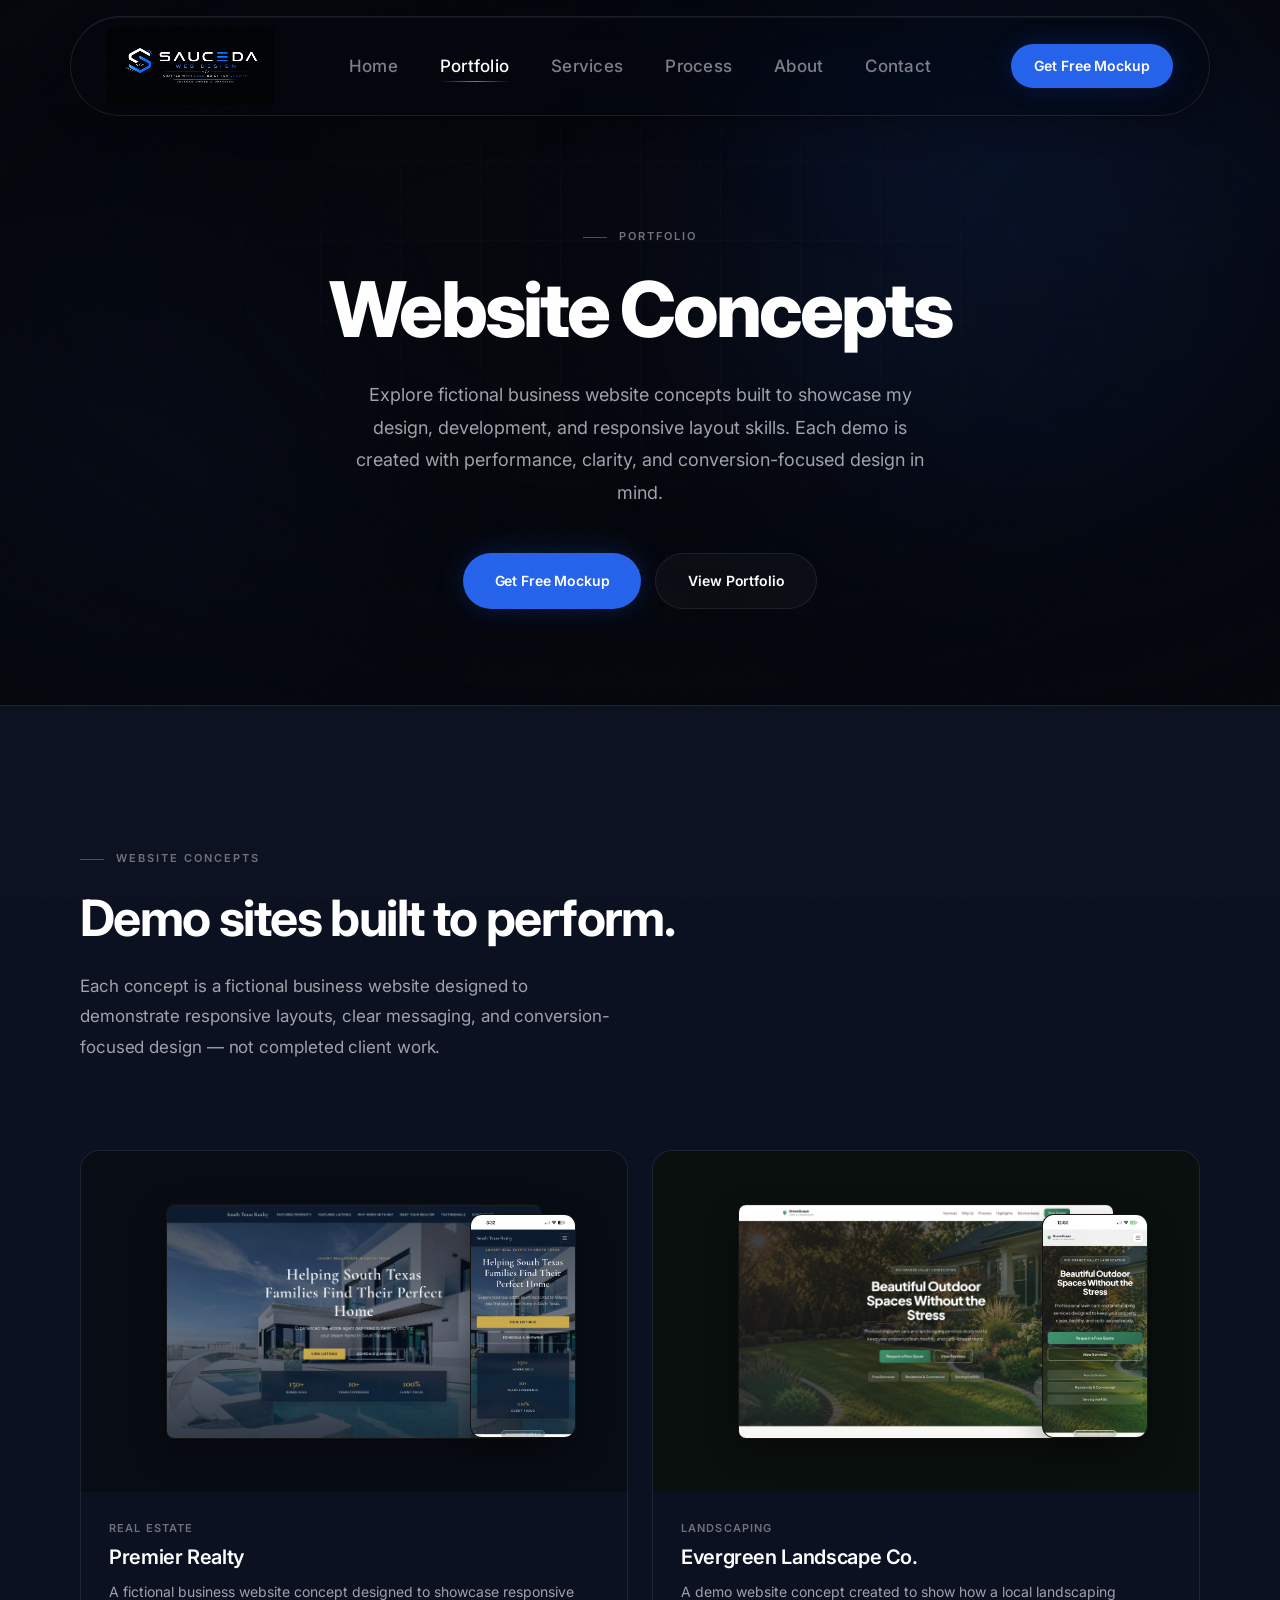
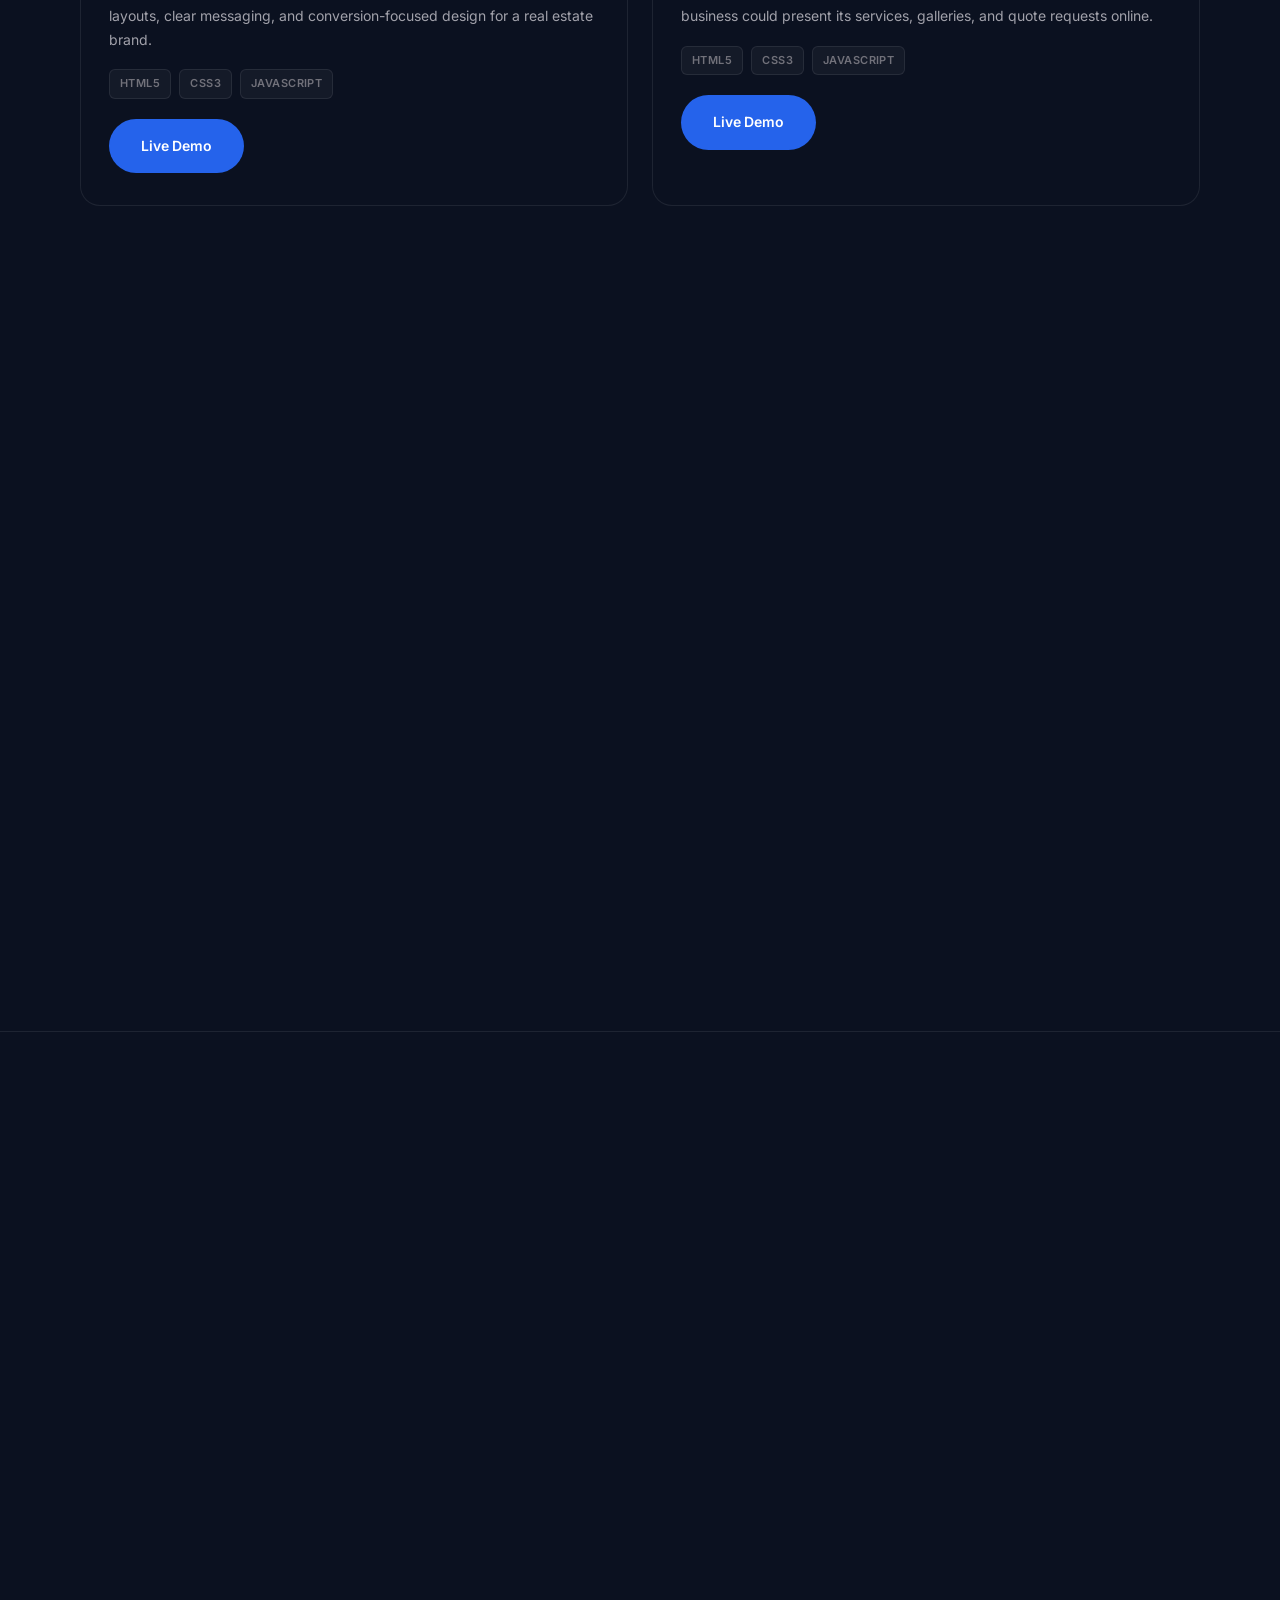
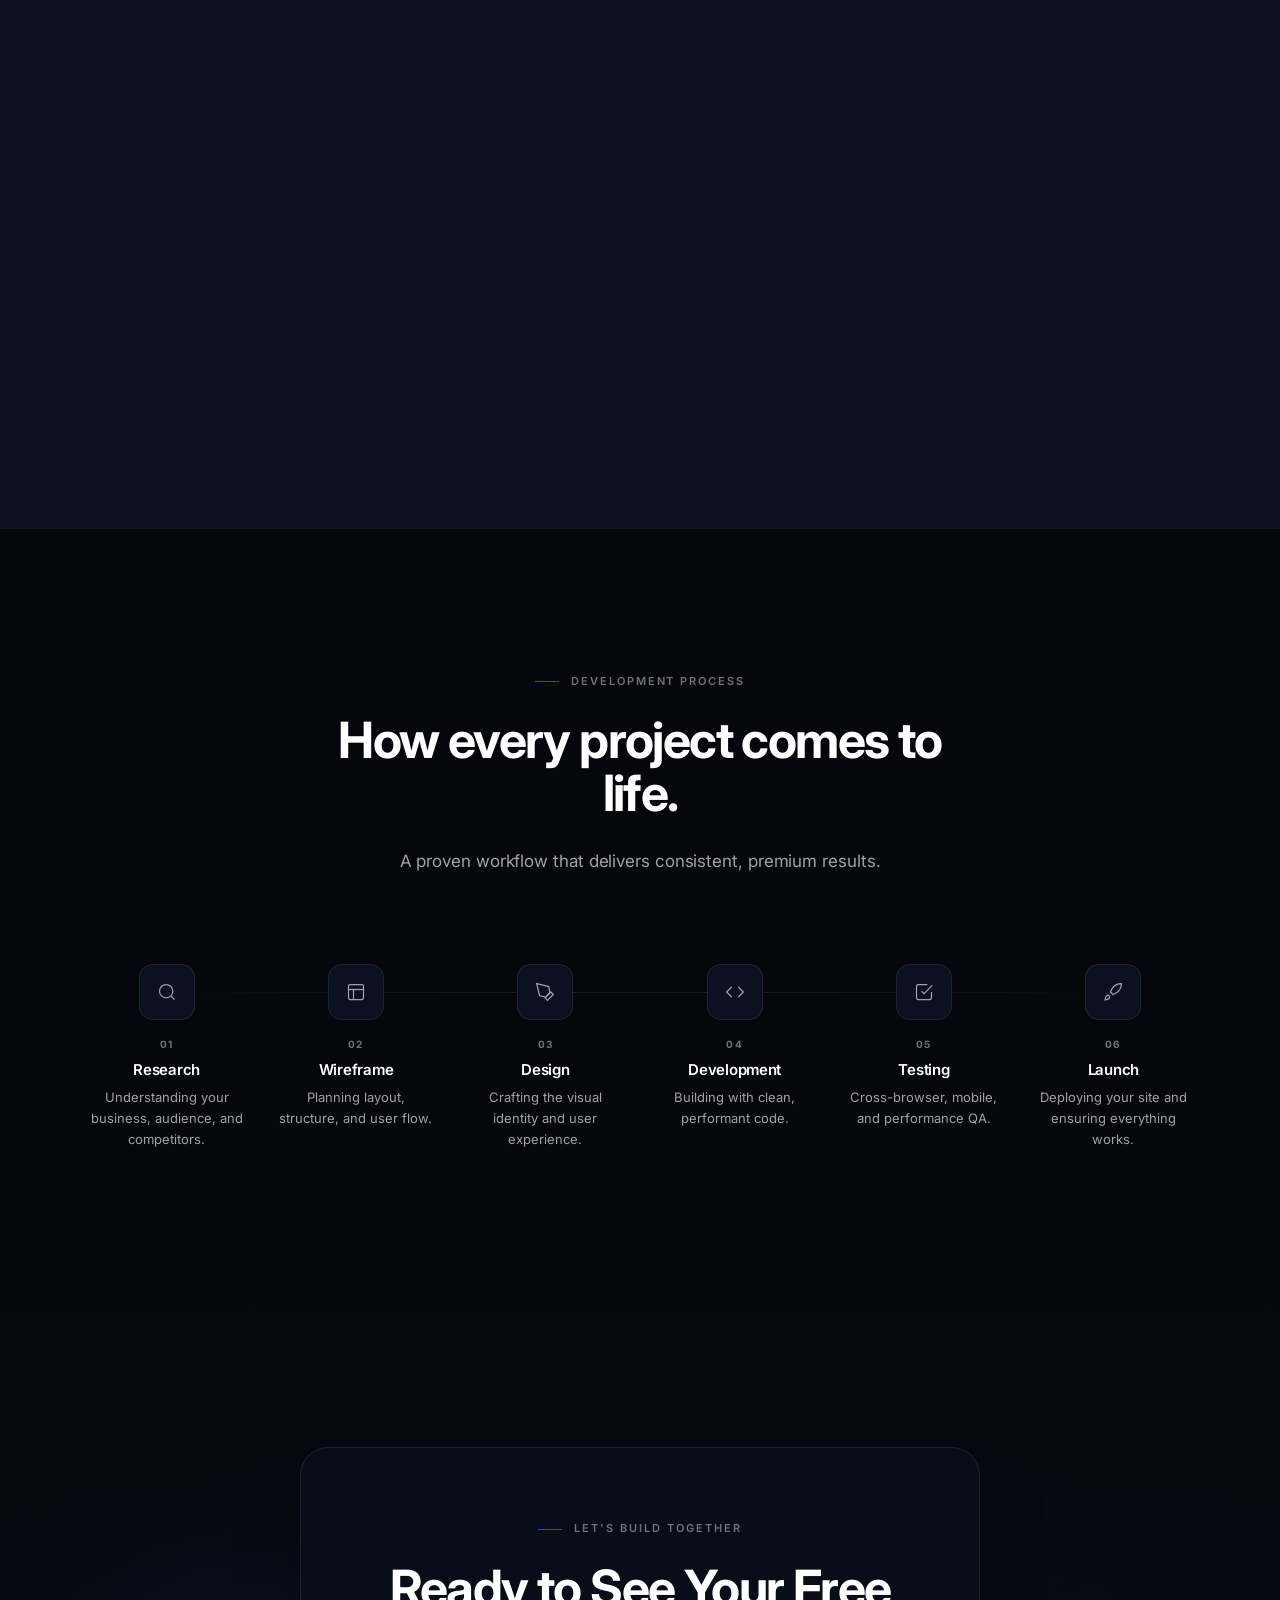
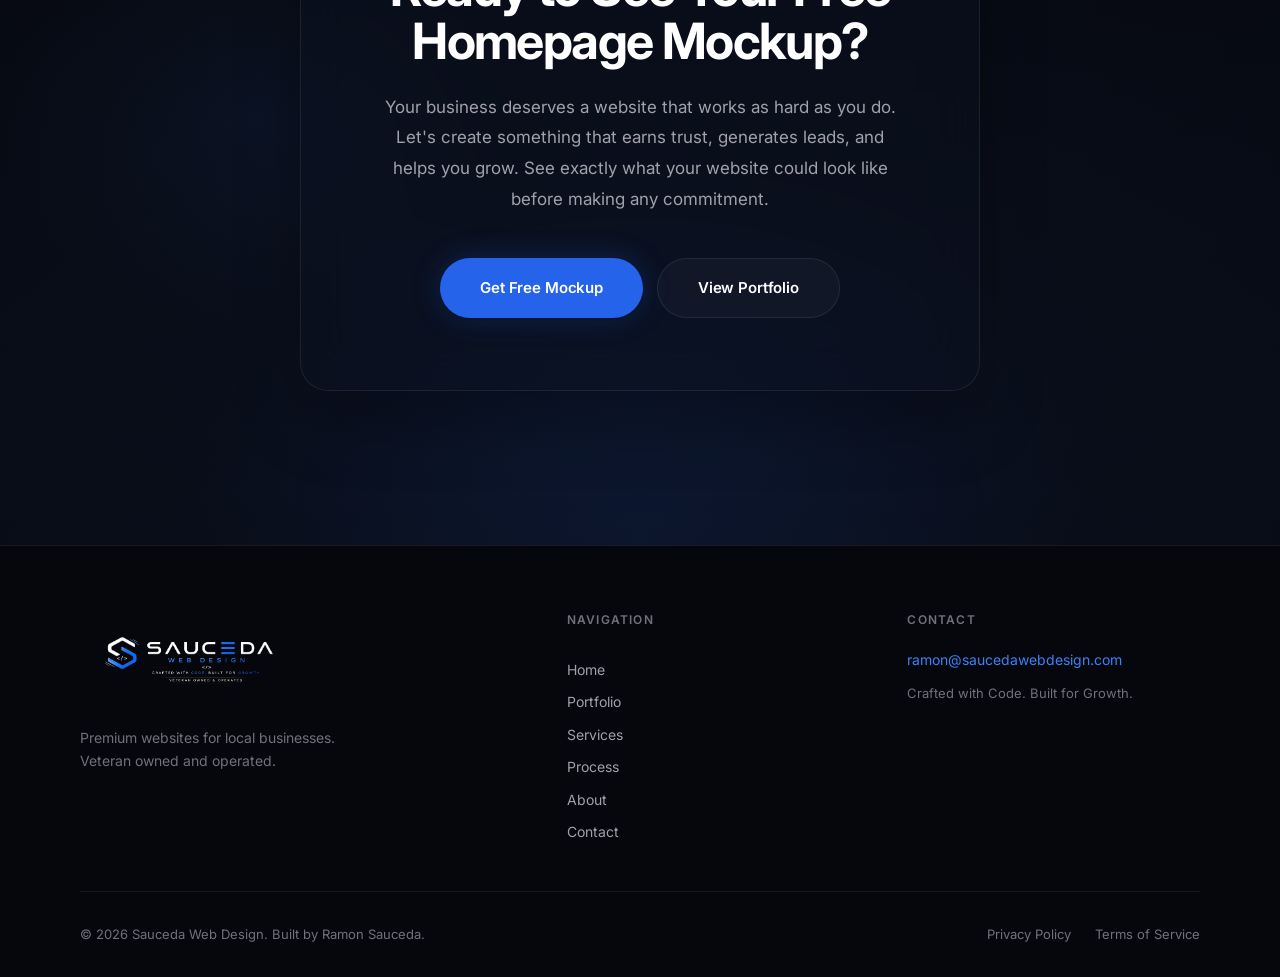
<file: portfolio.html>
<!DOCTYPE html>
<html lang="en">
<head>
    <meta charset="UTF-8">
    <meta name="viewport" content="width=device-width, initial-scale=1.0">
    <meta name="description" content="Portfolio — Sauceda Web Design. Explore demo website concepts built to showcase design, responsiveness, and conversion-focused layouts.">
    <meta name="theme-color" content="#05070D">
    <meta property="og:title" content="Portfolio — Sauceda Web Design">
    <meta property="og:description" content="Explore fictional business website concepts designed to demonstrate modern web design and front-end development skills.">
    <meta property="og:type" content="website">
    <title>Portfolio — Sauceda Web Design</title>
    <link rel="preconnect" href="https://fonts.googleapis.com">
    <link rel="preconnect" href="https://fonts.gstatic.com" crossorigin>
    <link href="https://fonts.googleapis.com/css2?family=Inter:wght@400;500;600;700;800&display=swap" rel="stylesheet">
    <link rel="stylesheet" href="css/base.css">
    <link rel="stylesheet" href="css/header.css">
    <link rel="stylesheet" href="css/home.css">
    <link rel="stylesheet" href="css/portfolio.css">
    <link rel="stylesheet" href="css/portfolio-page.css">
    <link rel="stylesheet" href="css/contact.css">
    <link rel="stylesheet" href="css/footer.css">
    <link rel="stylesheet" href="css/animations.css">
    <link rel="stylesheet" href="css/premium.css">
</head>
<body>

    <a href="#main" class="skip-link">Skip to content</a>
    <div class="noise" aria-hidden="true"></div>

    <header class="header" id="header">
        <div class="header__inner">
            <a href="index.html" class="logo" aria-label="Sauceda Web Design — Home">
                <img src="images/SaucedaWD Logo.jpeg" alt="" width="234" height="58" fetchpriority="high">
            </a>
            <nav class="nav" id="nav" aria-label="Main navigation">
                <a href="index.html">Home</a>
                <a href="portfolio.html" class="active">Portfolio</a>
                <a href="services.html">Services</a>
                <a href="process.html">Process</a>
                <a href="about.html">About</a>
                <a href="contact.html">Contact</a>
            </nav>
            <div class="header__actions">
                <a href="contact.html#contact-form" class="btn btn-primary btn-glow header-cta">Get Free Mockup</a>
                <button class="menu-btn" id="menuBtn" aria-label="Toggle menu" aria-expanded="false" aria-controls="nav">
                    <span></span><span></span>
                </button>
            </div>
        </div>
    </header>

    <main id="main">

        <!-- Hero -->
        <section class="page-hero" id="hero" aria-labelledby="hero-heading">
            <div class="page-hero-bg" aria-hidden="true">
                <div class="hero-grid-lines"></div>
                <div class="hero-glow hero-glow--1"></div>
                <div class="hero-glow hero-glow--2"></div>
                <div class="hero-vignette"></div>
            </div>
            <div class="container page-hero-content">
                <p class="eyebrow reveal">Portfolio</p>
                <h1 id="hero-heading" class="reveal reveal-delay-1">Website Concepts</h1>
                <p class="page-hero-text reveal reveal-delay-2">
                    Explore fictional business website concepts built to showcase my design, development, and responsive layout skills. Each demo is created with performance, clarity, and conversion-focused design in mind.
                </p>
                <div class="page-hero-buttons reveal reveal-delay-3">
                    <a href="contact.html#contact-form" class="btn btn-primary btn-glow">Get Free Mockup</a>
                    <a href="#projects" class="btn btn-secondary">View Portfolio</a>
                </div>
            </div>
        </section>

        <!-- Featured Projects Grid -->
        <section class="section projects-section" id="projects" aria-labelledby="projects-heading">
            <div class="container">
                <header class="section-header reveal">
                    <p class="eyebrow">Website Concepts</p>
                    <h2 id="projects-heading">Demo sites built to perform.</h2>
                    <p class="section-desc">Each concept is a fictional business website designed to demonstrate responsive layouts, clear messaging, and conversion-focused design — not completed client work.</p>
                </header>

                <div class="projects-grid" data-stagger>

                    <article class="project-card project-card--full reveal">
                        <div class="project-devices">
                            <div class="device-pair">
                                <div class="device-desktop">
                                    <div class="device-frame device-frame--desktop">
                                        <img src="images/RealEstate.jpeg" alt="Premier Realty website on desktop" class="device-frame__image" width="1280" height="800" loading="lazy">
                                    </div>
                                </div>
                                <div class="device-mobile">
                                    <div class="device-frame device-frame--mobile">
                                        <img src="images/RealEstate%20phone.jpeg" alt="Premier Realty website on mobile" class="device-frame__image" width="390" height="844" loading="lazy">
                                    </div>
                                </div>
                            </div>
                            <div class="project-hover-actions">
                                <a href="https://saucedawebdev.github.io/real-estate-landing-page/" class="btn btn-primary btn-sm" target="_blank" rel="noopener noreferrer">Live Demo</a>
                            </div>
                        </div>
                        <div class="project-body">
                            <div class="project-meta">
                                <span class="project-category">Real Estate</span>
                                <h3>Premier Realty</h3>
                            </div>
                            <p>A fictional business website concept designed to showcase responsive layouts, clear messaging, and conversion-focused design for a real estate brand.</p>
                            <ul class="tech-stack" aria-label="Technologies used">
                                <li>HTML5</li><li>CSS3</li><li>JavaScript</li>
                            </ul>
                            <div class="project-actions">
                                <a href="https://saucedawebdev.github.io/real-estate-landing-page/" class="btn btn-primary btn-sm" target="_blank" rel="noopener noreferrer">Live Demo</a>
                            </div>
                        </div>
                    </article>

                    <article class="project-card project-card--full reveal">
                        <div class="project-devices project-devices--green">
                            <div class="device-pair">
                                <div class="device-desktop">
                                    <div class="device-frame device-frame--desktop">
                                        <img src="images/Landscapedesktop.jpeg" alt="Evergreen Landscape Co. website on desktop" class="device-frame__image" width="1280" height="800" loading="lazy">
                                    </div>
                                </div>
                                <div class="device-mobile">
                                    <div class="device-frame device-frame--mobile">
                                        <img src="images/Landscapephone.jpeg" alt="Evergreen Landscape Co. website on mobile" class="device-frame__image" width="390" height="844" loading="lazy">
                                    </div>
                                </div>
                            </div>
                            <div class="project-hover-actions">
                                <a href="https://saucedawebdev.github.io/landscaping-website-template/" class="btn btn-primary btn-sm" target="_blank" rel="noopener noreferrer">Live Demo</a>
                            </div>
                        </div>
                        <div class="project-body">
                            <div class="project-meta">
                                <span class="project-category">Landscaping</span>
                                <h3>Evergreen Landscape Co.</h3>
                            </div>
                            <p>A demo website concept created to show how a local landscaping business could present its services, galleries, and quote requests online.</p>
                            <ul class="tech-stack" aria-label="Technologies used">
                                <li>HTML5</li><li>CSS3</li><li>JavaScript</li>
                            </ul>
                            <div class="project-actions">
                                <a href="https://saucedawebdev.github.io/landscaping-website-template/" class="btn btn-primary btn-sm" target="_blank" rel="noopener noreferrer">Live Demo</a>
                            </div>
                        </div>
                    </article>

                    <article class="project-card project-card--full reveal">
                        <div class="project-devices project-devices--slate">
                            <div class="device-pair">
                                <div class="device-desktop">
                                    <div class="device-frame device-frame--desktop">
                                        <img src="images/coolairdesktop.jpeg" alt="Cool Air HVAC website on desktop" class="device-frame__image" width="1280" height="800" loading="lazy">
                                    </div>
                                </div>
                                <div class="device-mobile">
                                    <div class="device-frame device-frame--mobile">
                                        <img src="images/coolairphone.jpeg" alt="Cool Air HVAC website on mobile" class="device-frame__image" width="390" height="844" loading="lazy">
                                    </div>
                                </div>
                            </div>
                            <div class="project-hover-actions">
                                <a href="https://saucedawebdev.github.io/hvac-business-website/" class="btn btn-primary btn-sm" target="_blank" rel="noopener noreferrer">Live Demo</a>
                            </div>
                        </div>
                        <div class="project-body">
                            <div class="project-meta">
                                <span class="project-category">HVAC</span>
                                <h3>Cool Air HVAC</h3>
                            </div>
                            <p>Built as a concept project to demonstrate modern design, mobile responsiveness, and front-end development skills for a local HVAC service business.</p>
                            <ul class="tech-stack" aria-label="Technologies used">
                                <li>HTML5</li><li>CSS3</li><li>JavaScript</li>
                            </ul>
                            <div class="project-actions">
                                <a href="https://saucedawebdev.github.io/hvac-business-website/" class="btn btn-primary btn-sm" target="_blank" rel="noopener noreferrer">Live Demo</a>
                            </div>
                        </div>
                    </article>

                    <article class="project-card project-card--full reveal">
                        <div class="project-devices project-devices--warm">
                            <div class="device-pair">
                                <div class="device-desktop">
                                    <div class="device-frame device-frame--desktop">
                                        <img src="images/Procleandesktop.jpeg" alt="Pro Clean Pressure Washing website on desktop" class="device-frame__image" width="1280" height="800" loading="lazy">
                                    </div>
                                </div>
                                <div class="device-mobile">
                                    <div class="device-frame device-frame--mobile">
                                        <img src="images/procleanphone.jpeg" alt="Pro Clean Pressure Washing website on mobile" class="device-frame__image" width="390" height="844" loading="lazy">
                                    </div>
                                </div>
                            </div>
                            <div class="project-hover-actions">
                                <a href="https://saucedawebdev.github.io/prestige-pressure-washing/" class="btn btn-primary btn-sm" target="_blank" rel="noopener noreferrer">Live Demo</a>
                            </div>
                        </div>
                        <div class="project-body">
                            <div class="project-meta">
                                <span class="project-category">Pressure Washing</span>
                                <h3>Pro Clean Pressure Washing</h3>
                            </div>
                            <p>A demo website concept created to show how a local service business could present its services online with clear CTAs and mobile responsiveness.</p>
                            <ul class="tech-stack" aria-label="Technologies used">
                                <li>HTML5</li><li>CSS3</li><li>JavaScript</li>
                            </ul>
                            <div class="project-actions">
                                <a href="https://saucedawebdev.github.io/prestige-pressure-washing/" class="btn btn-primary btn-sm" target="_blank" rel="noopener noreferrer">Live Demo</a>
                            </div>
                        </div>
                    </article>

                </div>
            </div>
        </section>

        <!-- Skills -->
        <section class="section skills-section" id="skills" aria-labelledby="skills-heading">
            <div class="container">
                <header class="section-header section-header--center reveal">
                    <p class="eyebrow">Skills Used</p>
                    <h2 id="skills-heading">The tools behind every project.</h2>
                    <p class="section-desc section-desc--center">Modern technologies and best practices applied to every build.</p>
                </header>
                <div class="skills-grid" data-stagger>
                    <article class="skill-card glass-card reveal">
                        <div class="skill-icon" aria-hidden="true"><svg width="22" height="22" viewBox="0 0 24 24" fill="none" stroke="currentColor" stroke-width="1.5"><polyline points="16 18 22 12 16 6"/><polyline points="8 6 2 12 8 18"/></svg></div>
                        <h3>HTML5</h3>
                        <p>Semantic, accessible markup that forms the foundation of every project.</p>
                    </article>
                    <article class="skill-card glass-card reveal">
                        <div class="skill-icon" aria-hidden="true"><svg width="22" height="22" viewBox="0 0 24 24" fill="none" stroke="currentColor" stroke-width="1.5"><path d="M4 4h16v16H4z"/><path d="M4 9h16"/></svg></div>
                        <h3>CSS3</h3>
                        <p>Modern layouts, animations, and responsive design crafted by hand.</p>
                    </article>
                    <article class="skill-card glass-card reveal">
                        <div class="skill-icon" aria-hidden="true"><svg width="22" height="22" viewBox="0 0 24 24" fill="none" stroke="currentColor" stroke-width="1.5"><rect x="2" y="3" width="20" height="14" rx="2"/><line x1="8" y1="21" x2="16" y2="21"/><line x1="12" y1="17" x2="12" y2="21"/></svg></div>
                        <h3>JavaScript</h3>
                        <p>Interactive features, smooth animations, and dynamic user experiences.</p>
                    </article>
                    <article class="skill-card glass-card reveal">
                        <div class="skill-icon" aria-hidden="true"><svg width="22" height="22" viewBox="0 0 24 24" fill="none" stroke="currentColor" stroke-width="1.5"><rect x="5" y="2" width="14" height="20" rx="2"/><line x1="12" y1="18" x2="12" y2="18.01"/></svg></div>
                        <h3>Responsive Design</h3>
                        <p>Flawless experiences across desktop, tablet, and mobile devices.</p>
                    </article>
                    <article class="skill-card glass-card reveal">
                        <div class="skill-icon" aria-hidden="true"><svg width="22" height="22" viewBox="0 0 24 24" fill="none" stroke="currentColor" stroke-width="1.5"><circle cx="12" cy="12" r="10"/><path d="M12 16v-4"/><path d="M12 8h.01"/></svg></div>
                        <h3>Accessibility</h3>
                        <p>Inclusive design practices so every visitor can use your site with ease.</p>
                    </article>
                    <article class="skill-card glass-card reveal">
                        <div class="skill-icon" aria-hidden="true"><svg width="22" height="22" viewBox="0 0 24 24" fill="none" stroke="currentColor" stroke-width="1.5"><circle cx="11" cy="11" r="8"/><line x1="21" y1="21" x2="16.65" y2="16.65"/></svg></div>
                        <h3>SEO Best Practices</h3>
                        <p>Clean structure and metadata to help your business get found online.</p>
                    </article>
                    <article class="skill-card glass-card reveal">
                        <div class="skill-icon" aria-hidden="true"><svg width="22" height="22" viewBox="0 0 24 24" fill="none" stroke="currentColor" stroke-width="1.5"><path d="M13 2L3 14h9l-1 8 10-12h-9l1-8z"/></svg></div>
                        <h3>Performance Optimization</h3>
                        <p>Fast load times that keep visitors engaged and improve search rankings.</p>
                    </article>
                    <article class="skill-card glass-card reveal">
                        <div class="skill-icon" aria-hidden="true"><svg width="22" height="22" viewBox="0 0 24 24" fill="none" stroke="currentColor" stroke-width="1.5"><rect x="3" y="3" width="18" height="18" rx="2"/><line x1="3" y1="9" x2="21" y2="9"/><line x1="9" y1="21" x2="9" y2="9"/></svg></div>
                        <h3>UI/UX Design</h3>
                        <p>User-centered design that guides visitors toward taking action.</p>
                    </article>
                </div>
            </div>
        </section>

        <!-- Development Process -->
        <section class="section dev-process" id="dev-process" aria-labelledby="dev-process-heading">
            <div class="container">
                <header class="section-header section-header--center reveal">
                    <p class="eyebrow">Development Process</p>
                    <h2 id="dev-process-heading">How every project comes to life.</h2>
                    <p class="section-desc section-desc--center">A proven workflow that delivers consistent, premium results.</p>
                </header>
                <div class="dev-timeline" data-stagger>
                    <article class="dev-step reveal">
                        <div class="dev-step-icon" aria-hidden="true"><svg width="20" height="20" viewBox="0 0 24 24" fill="none" stroke="currentColor" stroke-width="1.5"><circle cx="11" cy="11" r="8"/><line x1="21" y1="21" x2="16.65" y2="16.65"/></svg></div>
                        <span class="dev-step-num">01</span>
                        <h3>Research</h3>
                        <p>Understanding your business, audience, and competitors.</p>
                    </article>
                    <article class="dev-step reveal">
                        <div class="dev-step-icon" aria-hidden="true"><svg width="20" height="20" viewBox="0 0 24 24" fill="none" stroke="currentColor" stroke-width="1.5"><rect x="3" y="3" width="18" height="18" rx="2"/><line x1="3" y1="9" x2="21" y2="9"/><line x1="9" y1="21" x2="9" y2="9"/></svg></div>
                        <span class="dev-step-num">02</span>
                        <h3>Wireframe</h3>
                        <p>Planning layout, structure, and user flow.</p>
                    </article>
                    <article class="dev-step reveal">
                        <div class="dev-step-icon" aria-hidden="true"><svg width="20" height="20" viewBox="0 0 24 24" fill="none" stroke="currentColor" stroke-width="1.5"><path d="M12 19l7-7 3 3-7 7-3-3z"/><path d="M18 13l-1.5-7.5L2 2l3.5 14.5L13 18l5-5z"/></svg></div>
                        <span class="dev-step-num">03</span>
                        <h3>Design</h3>
                        <p>Crafting the visual identity and user experience.</p>
                    </article>
                    <article class="dev-step reveal">
                        <div class="dev-step-icon" aria-hidden="true"><svg width="20" height="20" viewBox="0 0 24 24" fill="none" stroke="currentColor" stroke-width="1.5"><polyline points="16 18 22 12 16 6"/><polyline points="8 6 2 12 8 18"/></svg></div>
                        <span class="dev-step-num">04</span>
                        <h3>Development</h3>
                        <p>Building with clean, performant code.</p>
                    </article>
                    <article class="dev-step reveal">
                        <div class="dev-step-icon" aria-hidden="true"><svg width="20" height="20" viewBox="0 0 24 24" fill="none" stroke="currentColor" stroke-width="1.5"><polyline points="9 11 12 14 22 4"/><path d="M21 12v7a2 2 0 01-2 2H5a2 2 0 01-2-2V5a2 2 0 012-2h11"/></svg></div>
                        <span class="dev-step-num">05</span>
                        <h3>Testing</h3>
                        <p>Cross-browser, mobile, and performance QA.</p>
                    </article>
                    <article class="dev-step reveal">
                        <div class="dev-step-icon" aria-hidden="true"><svg width="20" height="20" viewBox="0 0 24 24" fill="none" stroke="currentColor" stroke-width="1.5"><path d="M4.5 16.5c-1.5 1.26-2 5-2 5s3.74-.5 5-2c.71-.84.7-2.13-.09-2.91a2.18 2.18 0 00-2.91-.09z"/><path d="M12 15l-3-3a22 22 0 012-3.95A12.88 12.88 0 0122 2c0 2.72-.78 7.5-6 11a22.35 22.35 0 01-4 2z"/></svg></div>
                        <span class="dev-step-num">06</span>
                        <h3>Launch</h3>
                        <p>Deploying your site and ensuring everything works.</p>
                    </article>
                </div>
            </div>
        </section>

        <!-- CTA -->
        <section class="section final-cta" id="cta" aria-labelledby="cta-heading">
            <div class="final-cta-bg" aria-hidden="true"></div>
            <div class="container">
                <div class="final-cta-panel reveal">
                    <p class="eyebrow">Let's Build Together</p>
                    <h2 id="cta-heading">Ready to See Your Free Homepage Mockup?</h2>
                    <p class="final-cta-desc">Your business deserves a website that works as hard as you do. Let's create something that earns trust, generates leads, and helps you grow. See exactly what your website could look like before making any commitment.</p>
                    <div class="final-cta-buttons">
                        <a href="contact.html#contact-form" class="btn btn-primary btn-glow btn-lg">Get Free Mockup</a>
                        <a href="#projects" class="btn btn-secondary btn-lg">View Portfolio</a>
                    </div>
                </div>
            </div>
        </section>

    </main>

    <footer class="footer">
        <div class="container">
            <div class="footer-grid">
                <div class="footer-brand">
                    <a href="index.html" class="footer-logo" aria-label="Sauceda Web Design">
                        <img src="images/SaucedaWD Logo.jpeg" alt="" width="140" height="32" loading="lazy">
                    </a>
                    <p class="footer-desc">Premium websites for local businesses. Veteran owned and operated.</p>
                </div>
                <nav class="footer-nav" aria-label="Footer navigation">
                    <h4>Navigation</h4>
                    <a href="index.html">Home</a>
                    <a href="portfolio.html">Portfolio</a>
                    <a href="services.html">Services</a>
                    <a href="process.html">Process</a>
                    <a href="about.html">About</a>
                    <a href="contact.html">Contact</a>
                </nav>
                <div class="footer-contact">
                    <h4>Contact</h4>
                    <a href="mailto:ramon@saucedawebdesign.com">ramon@saucedawebdesign.com</a>
                    <p>Crafted with Code. Built for Growth.</p>
                </div>
            </div>
            <div class="footer-bottom">
                <p>&copy; 2026 Sauceda Web Design. Built by Ramon Sauceda.</p>
                <div class="footer-legal">
                    <a href="privacy.html">Privacy Policy</a>
                    <a href="terms.html">Terms of Service</a>
                </div>
            </div>
        </div>
    </footer>

    <script src="js/navbar.js" defer></script>
    <script src="js/premium.js" defer></script>
    <script src="js/animation.js" defer></script>
</body>
</html>
</file>
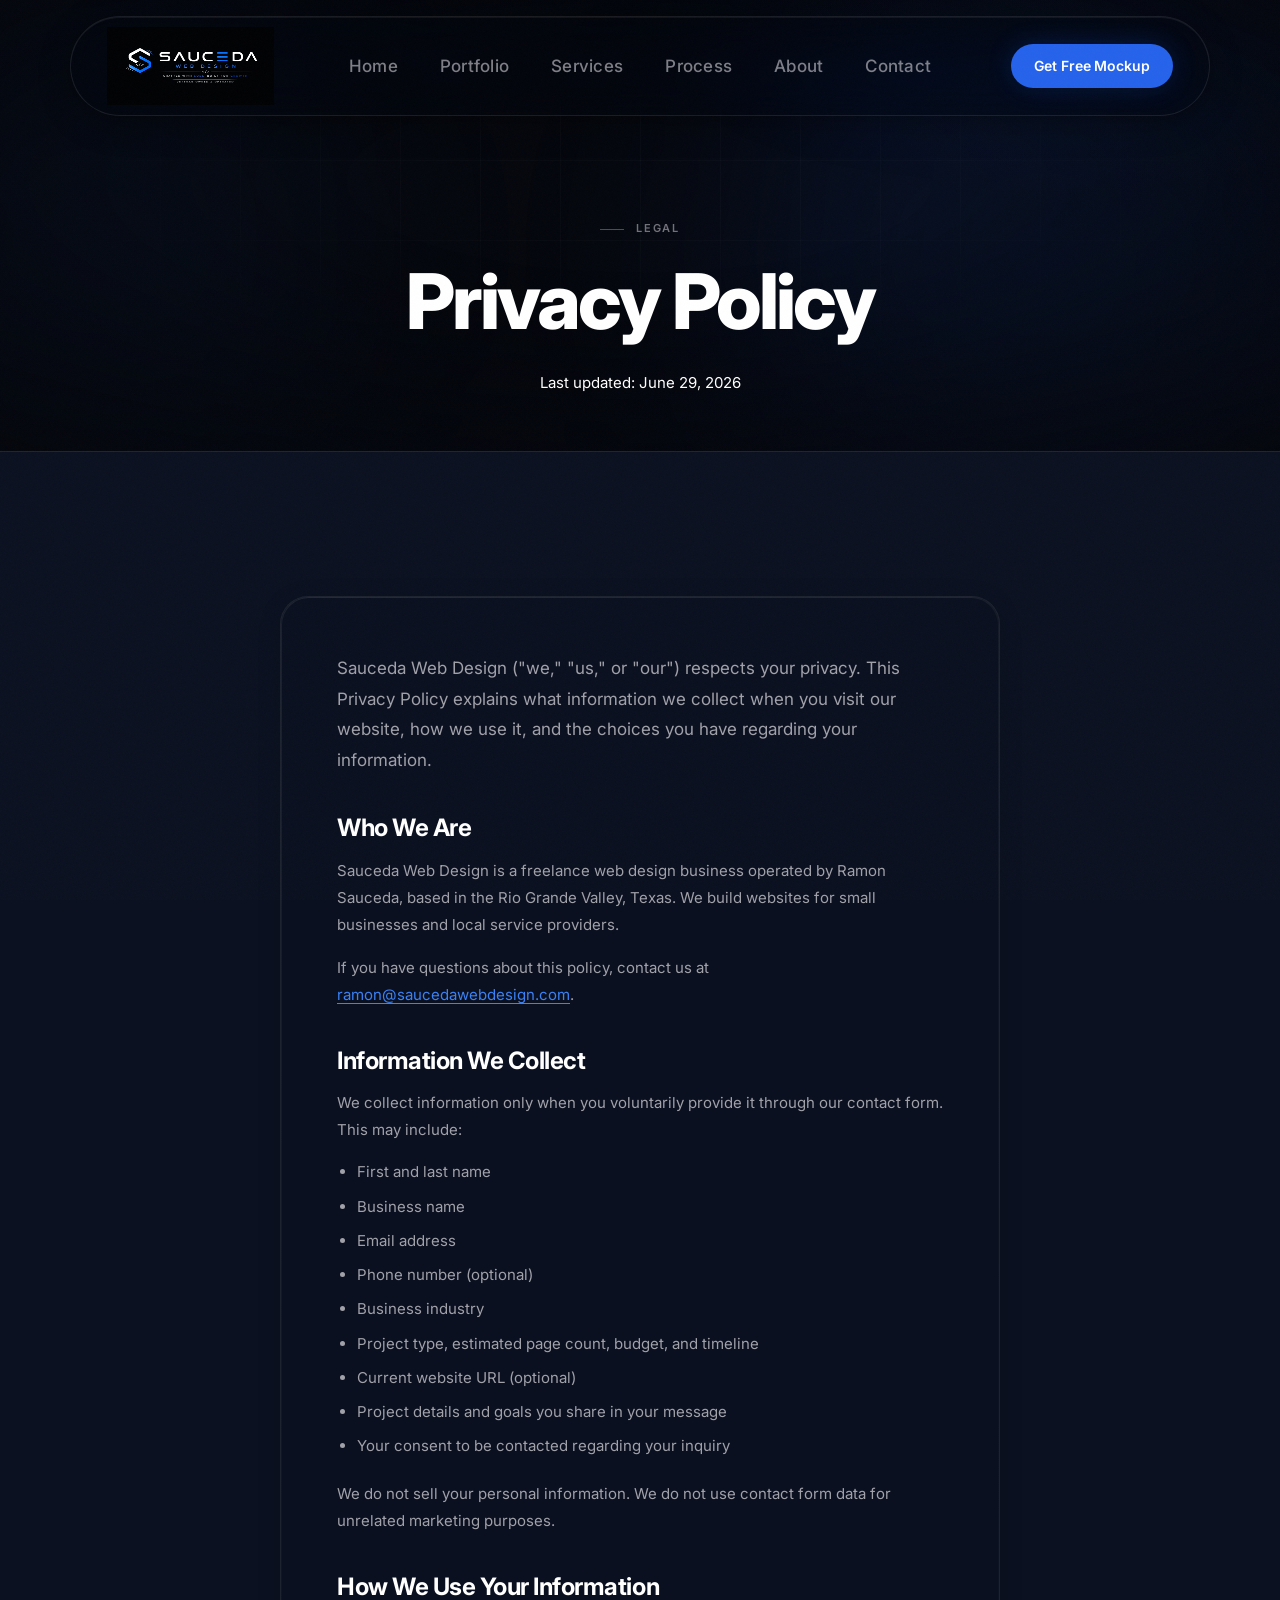
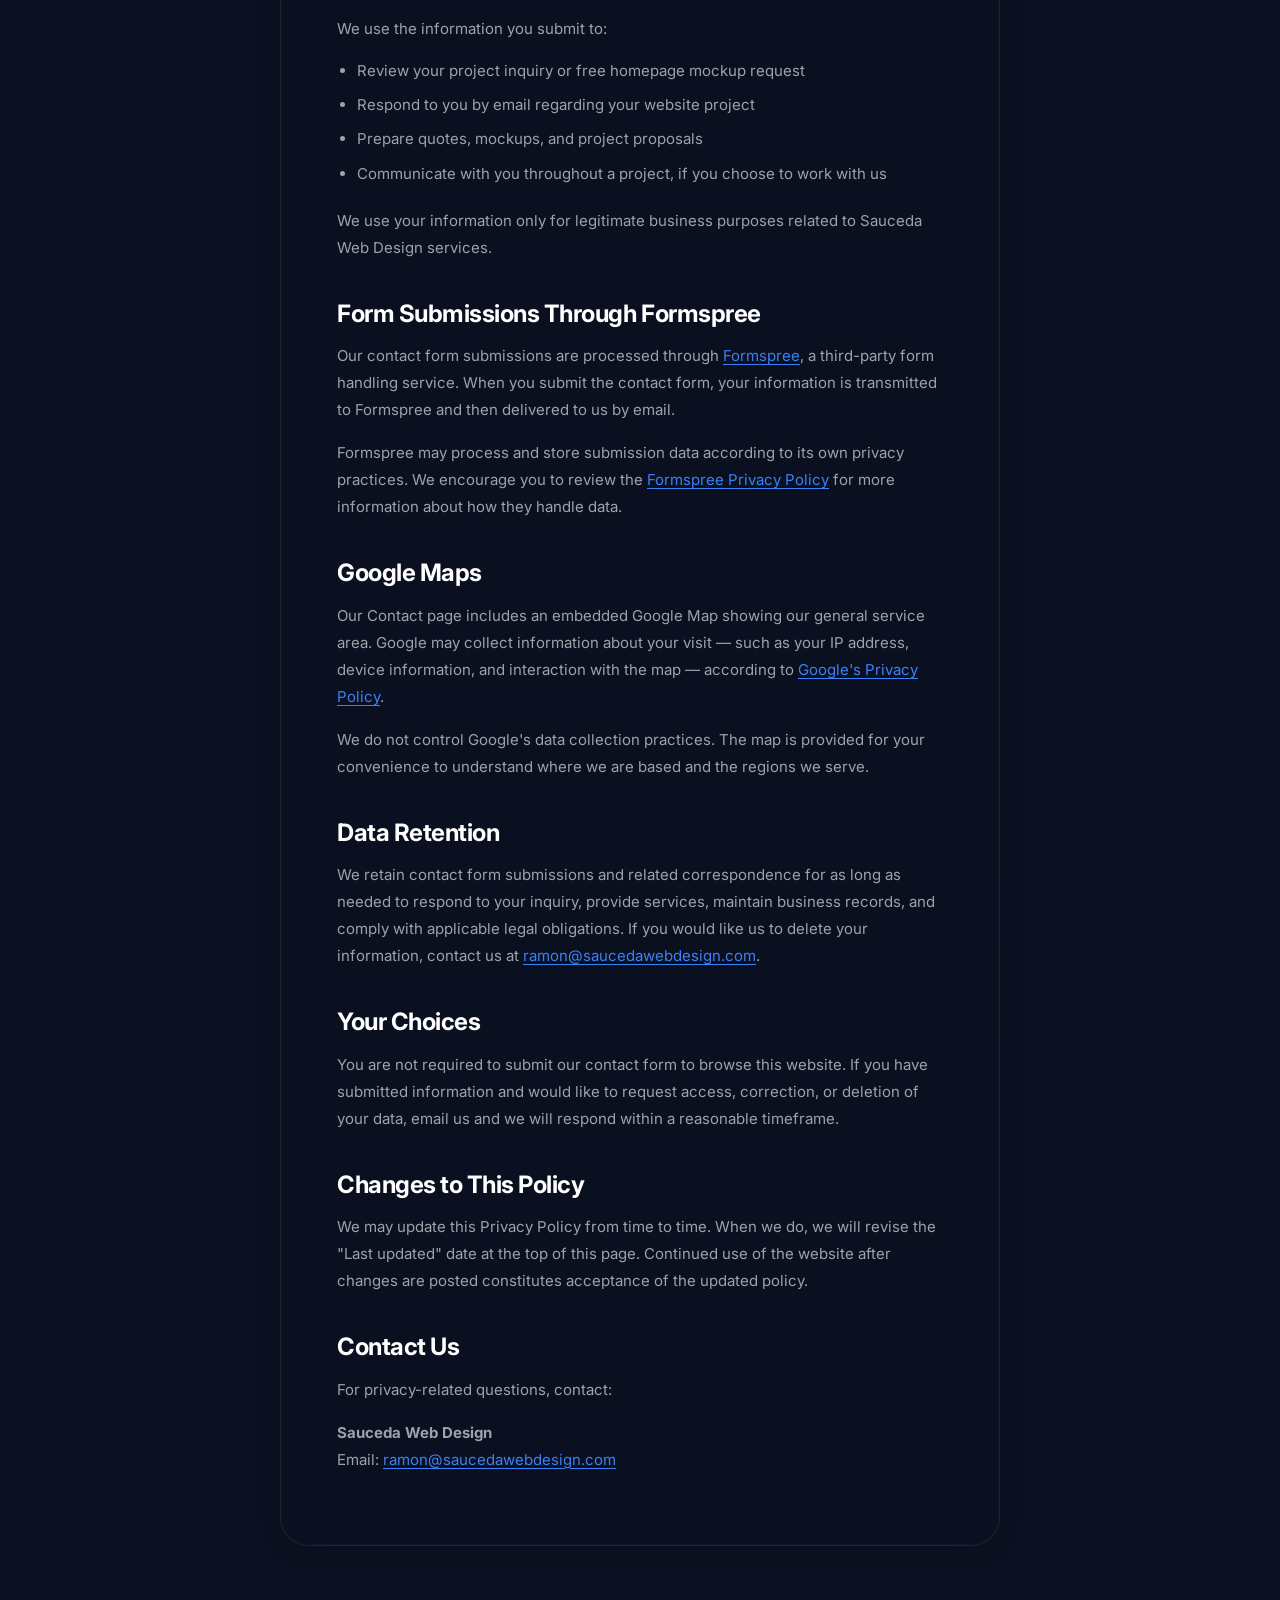
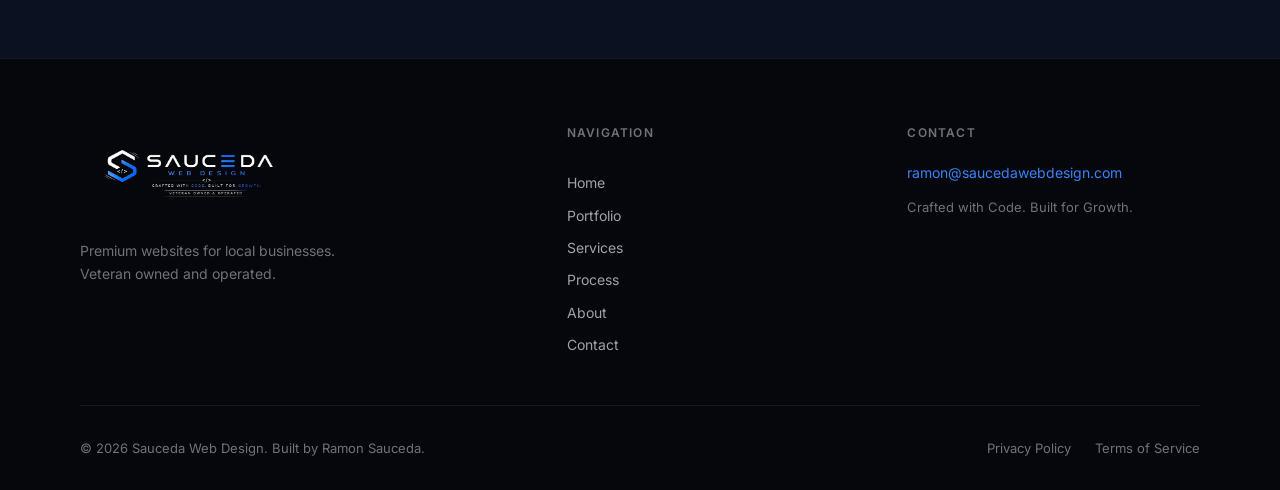
<file: privacy.html>
<!DOCTYPE html>
<html lang="en">
<head>
    <meta charset="UTF-8">
    <meta name="viewport" content="width=device-width, initial-scale=1.0">
    <meta name="description" content="Privacy Policy for Sauceda Web Design — how we collect, use, and protect information submitted through our website.">
    <meta name="theme-color" content="#05070D">
    <meta property="og:title" content="Privacy Policy — Sauceda Web Design">
    <meta property="og:description" content="Learn how Sauceda Web Design handles your personal information when you use our website or contact form.">
    <meta property="og:type" content="website">
    <title>Privacy Policy — Sauceda Web Design</title>
    <link rel="preconnect" href="https://fonts.googleapis.com">
    <link rel="preconnect" href="https://fonts.gstatic.com" crossorigin>
    <link href="https://fonts.googleapis.com/css2?family=Inter:wght@400;500;600;700;800&display=swap" rel="stylesheet">
    <link rel="stylesheet" href="css/base.css">
    <link rel="stylesheet" href="css/header.css">
    <link rel="stylesheet" href="css/home.css">
    <link rel="stylesheet" href="css/contact.css">
    <link rel="stylesheet" href="css/footer.css">
    <link rel="stylesheet" href="css/legal-page.css">
    <link rel="stylesheet" href="css/animations.css">
    <link rel="stylesheet" href="css/premium.css">
</head>
<body>

    <a href="#main" class="skip-link">Skip to content</a>
    <div class="noise" aria-hidden="true"></div>

    <header class="header" id="header">
        <div class="header__inner">
            <a href="index.html" class="logo" aria-label="Sauceda Web Design — Home">
                <img src="images/SaucedaWD Logo.jpeg" alt="" width="234" height="58" fetchpriority="high">
            </a>
            <nav class="nav" id="nav" aria-label="Main navigation">
                <a href="index.html">Home</a>
                <a href="portfolio.html">Portfolio</a>
                <a href="services.html">Services</a>
                <a href="process.html">Process</a>
                <a href="about.html">About</a>
                <a href="contact.html">Contact</a>
            </nav>
            <div class="header__actions">
                <a href="contact.html#contact-form" class="btn btn-primary btn-glow header-cta">Get Free Mockup</a>
                <button class="menu-btn" id="menuBtn" aria-label="Toggle menu" aria-expanded="false" aria-controls="nav">
                    <span></span><span></span>
                </button>
            </div>
        </div>
    </header>

    <main id="main">

        <section class="page-hero page-hero--compact" id="hero" aria-labelledby="hero-heading">
            <div class="page-hero-bg" aria-hidden="true">
                <div class="hero-grid-lines"></div>
                <div class="hero-glow hero-glow--1"></div>
                <div class="hero-glow hero-glow--2"></div>
                <div class="hero-vignette"></div>
            </div>
            <div class="container page-hero-content">
                <p class="eyebrow reveal">Legal</p>
                <h1 id="hero-heading" class="reveal reveal-delay-1">Privacy Policy</h1>
                <p class="page-hero-text reveal reveal-delay-2">Last updated: June 29, 2026</p>
            </div>
        </section>

        <section class="section legal-section" id="privacy-content" aria-labelledby="privacy-content-heading">
            <div class="container container--legal">
                <article class="legal-content glass-card reveal">
                    <h2 id="privacy-content-heading" class="visually-hidden">Privacy Policy details</h2>
                    <p>Sauceda Web Design ("we," "us," or "our") respects your privacy. This Privacy Policy explains what information we collect when you visit our website, how we use it, and the choices you have regarding your information.</p>

                    <h2>Who We Are</h2>
                    <p>Sauceda Web Design is a freelance web design business operated by Ramon Sauceda, based in the Rio Grande Valley, Texas. We build websites for small businesses and local service providers.</p>
                    <p>If you have questions about this policy, contact us at <a href="mailto:ramon@saucedawebdesign.com">ramon@saucedawebdesign.com</a>.</p>

                    <h2>Information We Collect</h2>
                    <p>We collect information only when you voluntarily provide it through our contact form. This may include:</p>
                    <ul>
                        <li>First and last name</li>
                        <li>Business name</li>
                        <li>Email address</li>
                        <li>Phone number (optional)</li>
                        <li>Business industry</li>
                        <li>Project type, estimated page count, budget, and timeline</li>
                        <li>Current website URL (optional)</li>
                        <li>Project details and goals you share in your message</li>
                        <li>Your consent to be contacted regarding your inquiry</li>
                    </ul>
                    <p>We do not sell your personal information. We do not use contact form data for unrelated marketing purposes.</p>

                    <h2>How We Use Your Information</h2>
                    <p>We use the information you submit to:</p>
                    <ul>
                        <li>Review your project inquiry or free homepage mockup request</li>
                        <li>Respond to you by email regarding your website project</li>
                        <li>Prepare quotes, mockups, and project proposals</li>
                        <li>Communicate with you throughout a project, if you choose to work with us</li>
                    </ul>
                    <p>We use your information only for legitimate business purposes related to Sauceda Web Design services.</p>

                    <h2>Form Submissions Through Formspree</h2>
                    <p>Our contact form submissions are processed through <a href="https://formspree.io" target="_blank" rel="noopener noreferrer">Formspree</a>, a third-party form handling service. When you submit the contact form, your information is transmitted to Formspree and then delivered to us by email.</p>
                    <p>Formspree may process and store submission data according to its own privacy practices. We encourage you to review the <a href="https://formspree.io/legal/privacy-policy" target="_blank" rel="noopener noreferrer">Formspree Privacy Policy</a> for more information about how they handle data.</p>

                    <h2>Google Maps</h2>
                    <p>Our Contact page includes an embedded Google Map showing our general service area. Google may collect information about your visit — such as your IP address, device information, and interaction with the map — according to <a href="https://policies.google.com/privacy" target="_blank" rel="noopener noreferrer">Google's Privacy Policy</a>.</p>
                    <p>We do not control Google's data collection practices. The map is provided for your convenience to understand where we are based and the regions we serve.</p>

                    <h2>Data Retention</h2>
                    <p>We retain contact form submissions and related correspondence for as long as needed to respond to your inquiry, provide services, maintain business records, and comply with applicable legal obligations. If you would like us to delete your information, contact us at <a href="mailto:ramon@saucedawebdesign.com">ramon@saucedawebdesign.com</a>.</p>

                    <h2>Your Choices</h2>
                    <p>You are not required to submit our contact form to browse this website. If you have submitted information and would like to request access, correction, or deletion of your data, email us and we will respond within a reasonable timeframe.</p>

                    <h2>Changes to This Policy</h2>
                    <p>We may update this Privacy Policy from time to time. When we do, we will revise the "Last updated" date at the top of this page. Continued use of the website after changes are posted constitutes acceptance of the updated policy.</p>

                    <h2>Contact Us</h2>
                    <p>For privacy-related questions, contact:</p>
                    <p><strong>Sauceda Web Design</strong><br>
                    Email: <a href="mailto:ramon@saucedawebdesign.com">ramon@saucedawebdesign.com</a></p>
                </article>
            </div>
        </section>

    </main>

    <footer class="footer">
        <div class="container">
            <div class="footer-grid">
                <div class="footer-brand">
                    <a href="index.html" class="footer-logo" aria-label="Sauceda Web Design">
                        <img src="images/SaucedaWD Logo.jpeg" alt="" width="140" height="32" loading="lazy">
                    </a>
                    <p class="footer-desc">Premium websites for local businesses. Veteran owned and operated.</p>
                </div>
                <nav class="footer-nav" aria-label="Footer navigation">
                    <h4>Navigation</h4>
                    <a href="index.html">Home</a>
                    <a href="portfolio.html">Portfolio</a>
                    <a href="services.html">Services</a>
                    <a href="process.html">Process</a>
                    <a href="about.html">About</a>
                    <a href="contact.html">Contact</a>
                </nav>
                <div class="footer-contact">
                    <h4>Contact</h4>
                    <a href="mailto:ramon@saucedawebdesign.com">ramon@saucedawebdesign.com</a>
                    <p>Crafted with Code. Built for Growth.</p>
                </div>
            </div>
            <div class="footer-bottom">
                <p>&copy; 2026 Sauceda Web Design. Built by Ramon Sauceda.</p>
                <div class="footer-legal">
                    <a href="privacy.html">Privacy Policy</a>
                    <a href="terms.html">Terms of Service</a>
                </div>
            </div>
        </div>
    </footer>

    <script src="js/navbar.js" defer></script>
    <script src="js/premium.js" defer></script>
    <script src="js/animation.js" defer></script>
</body>
</html>
</file>
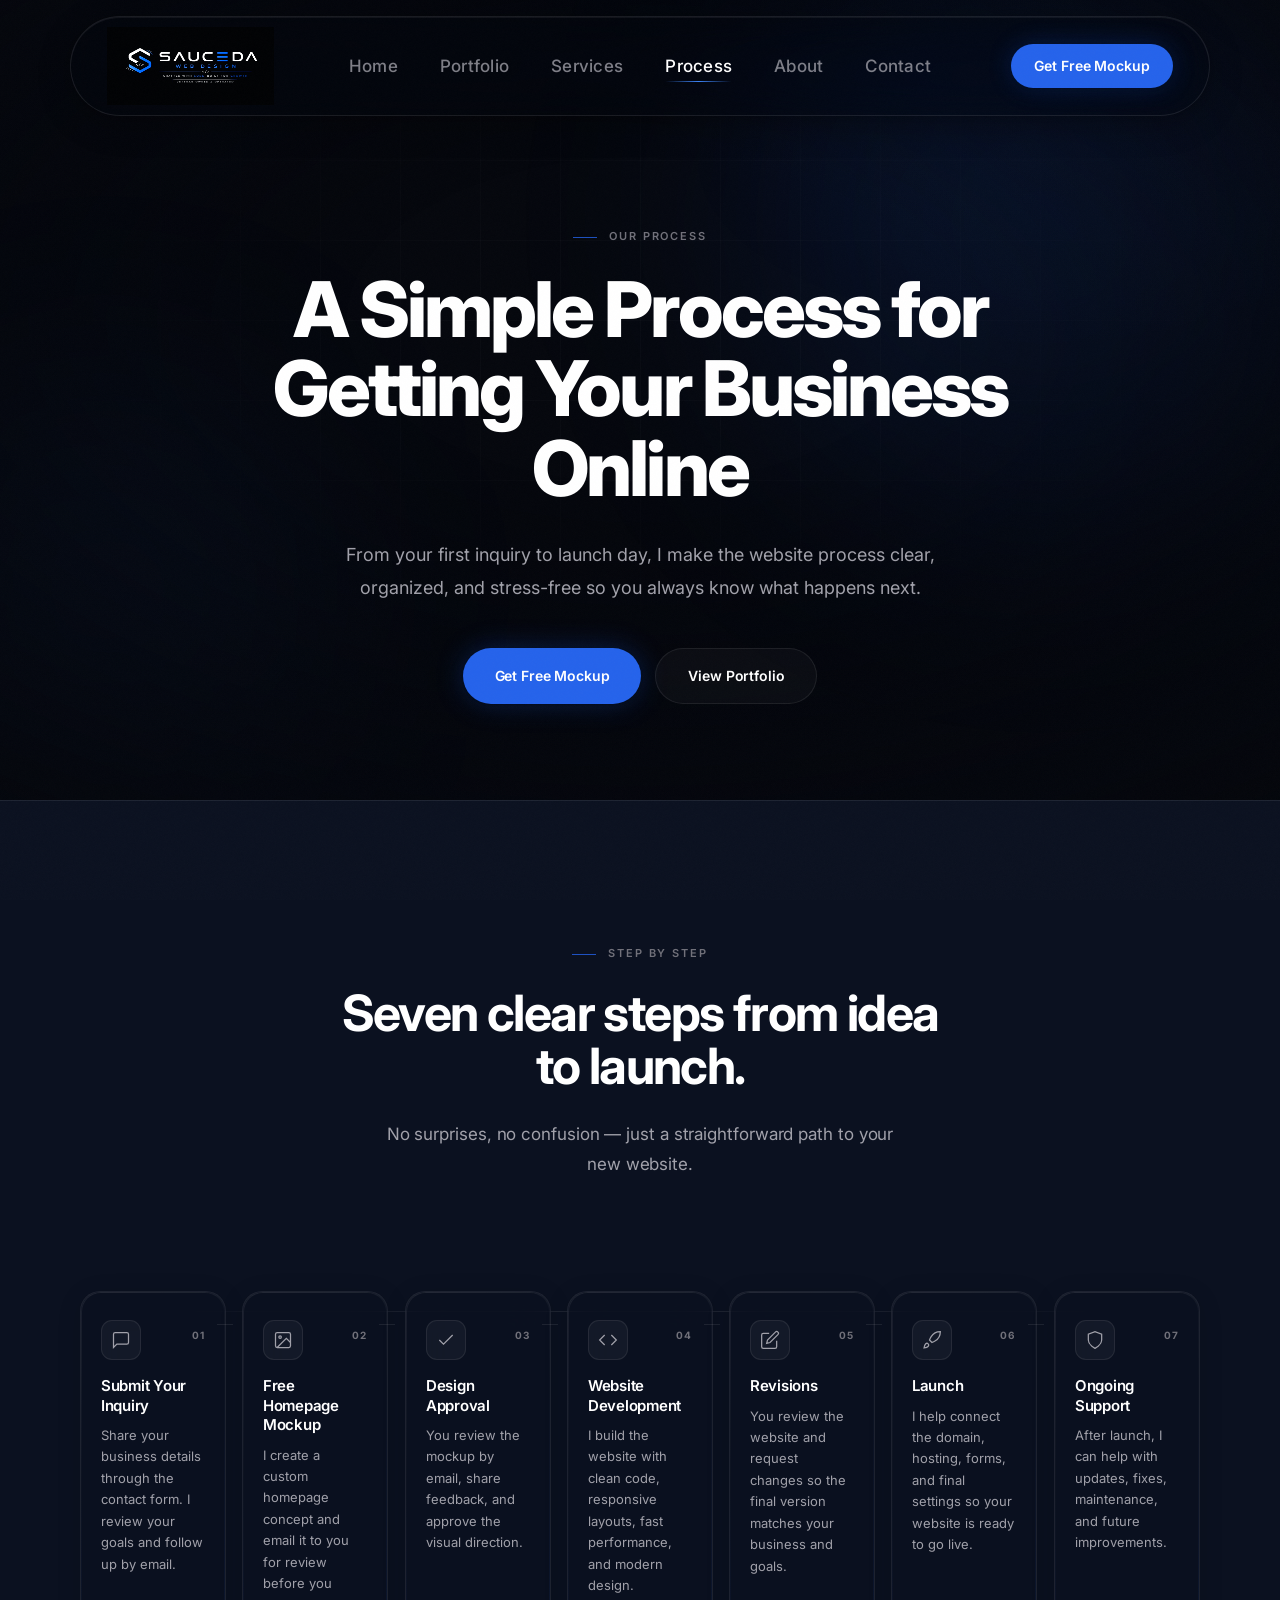
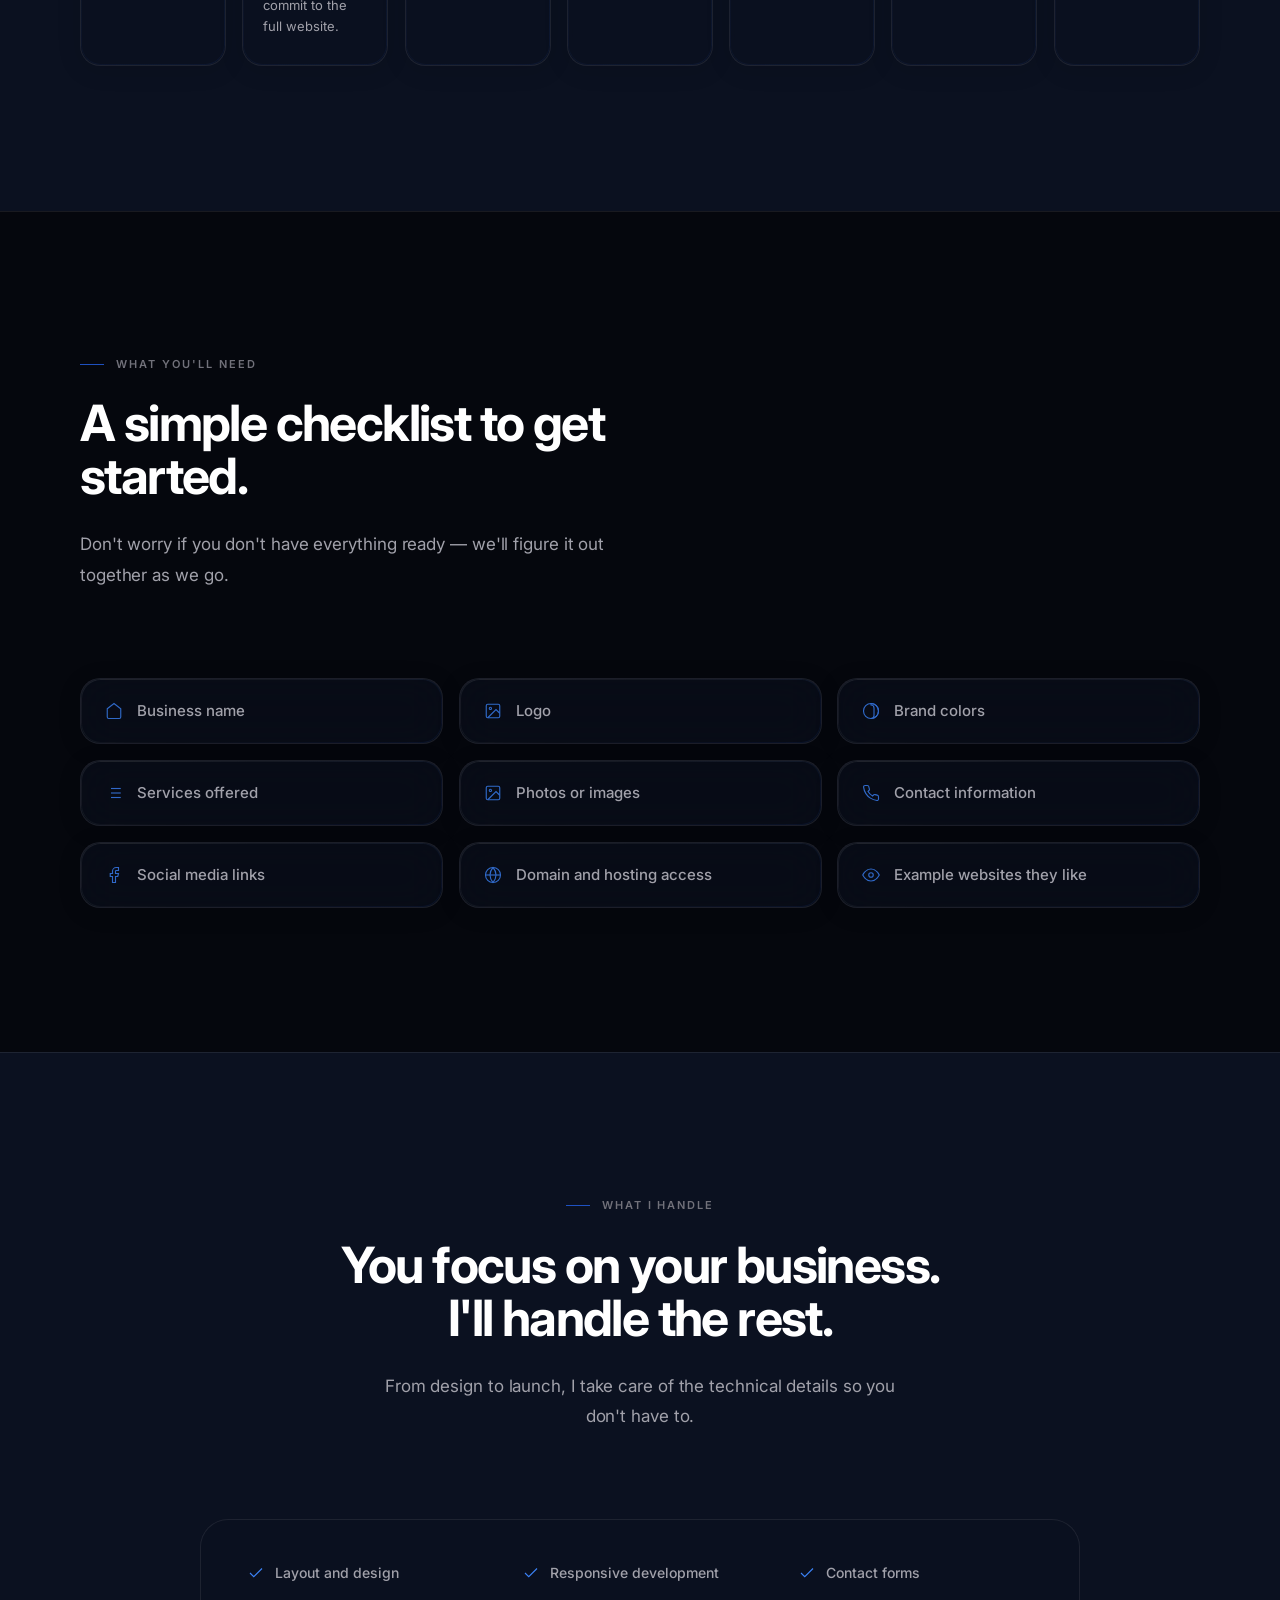
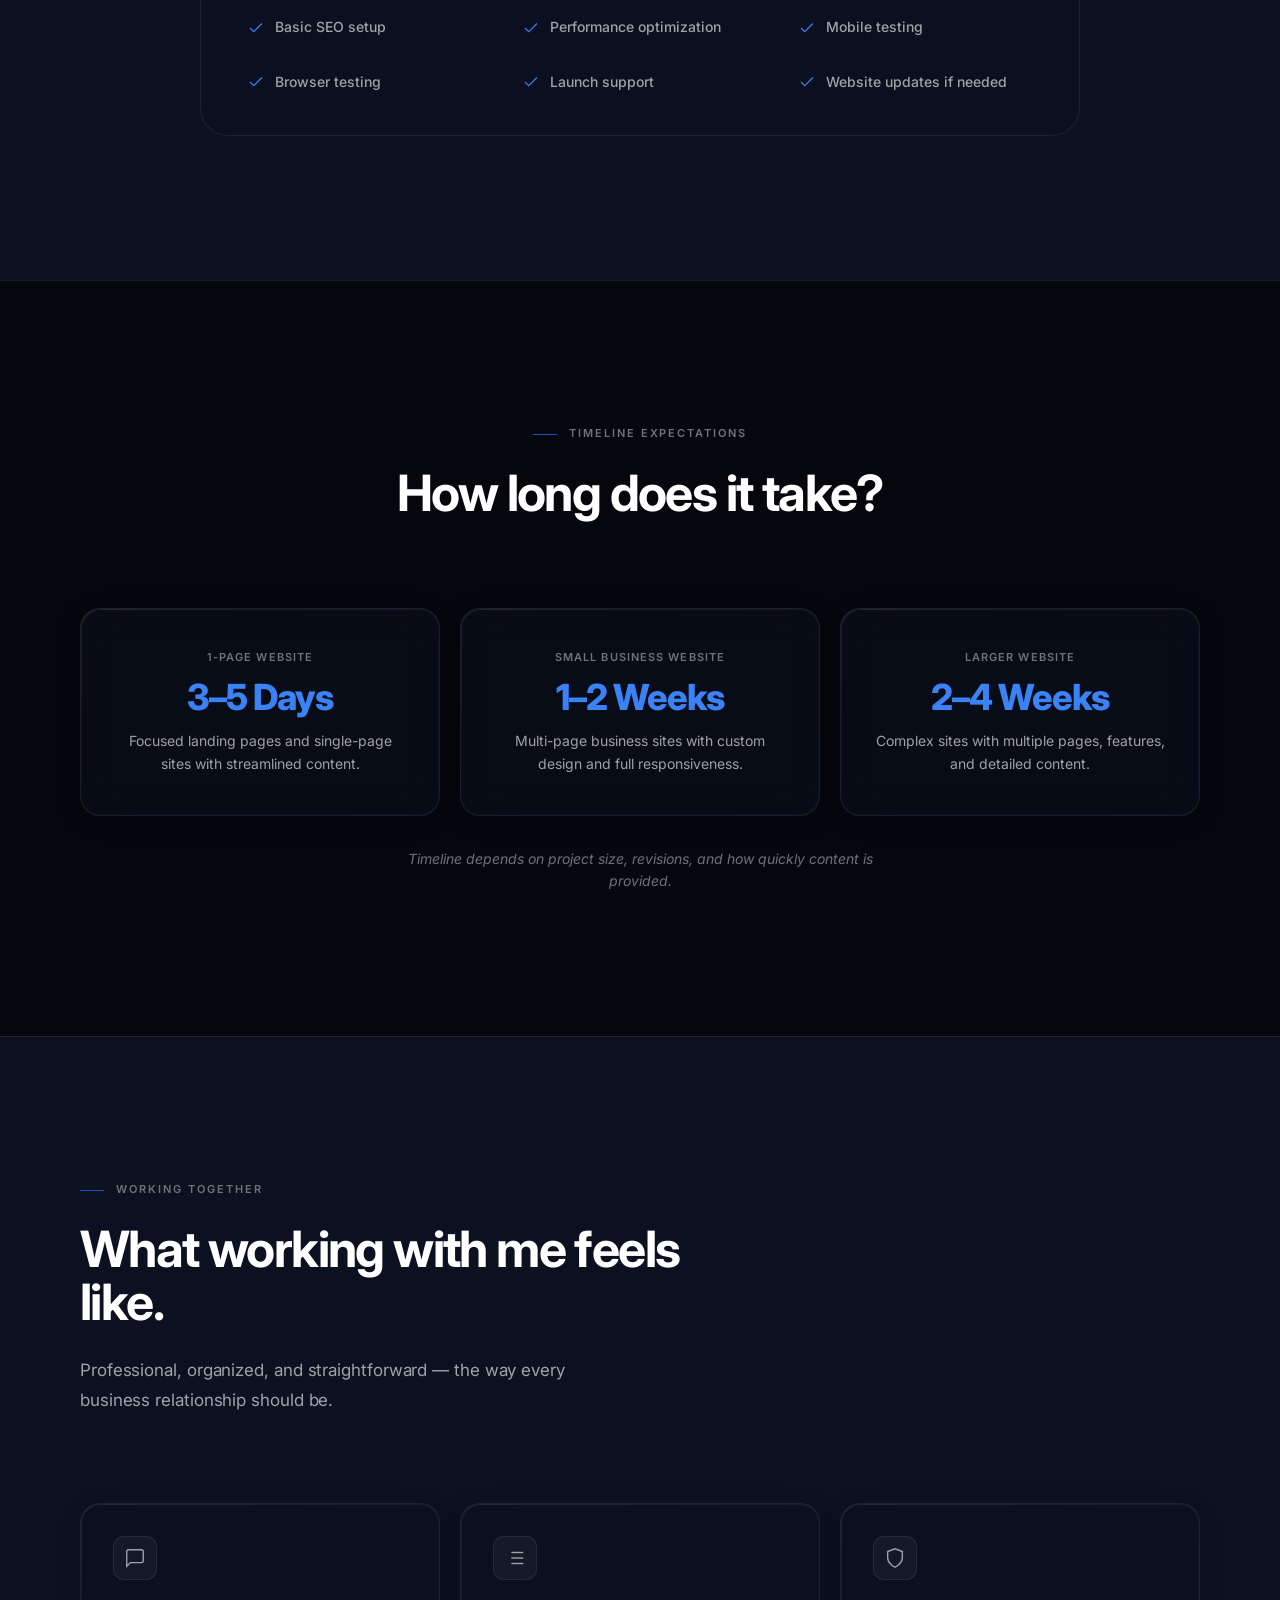
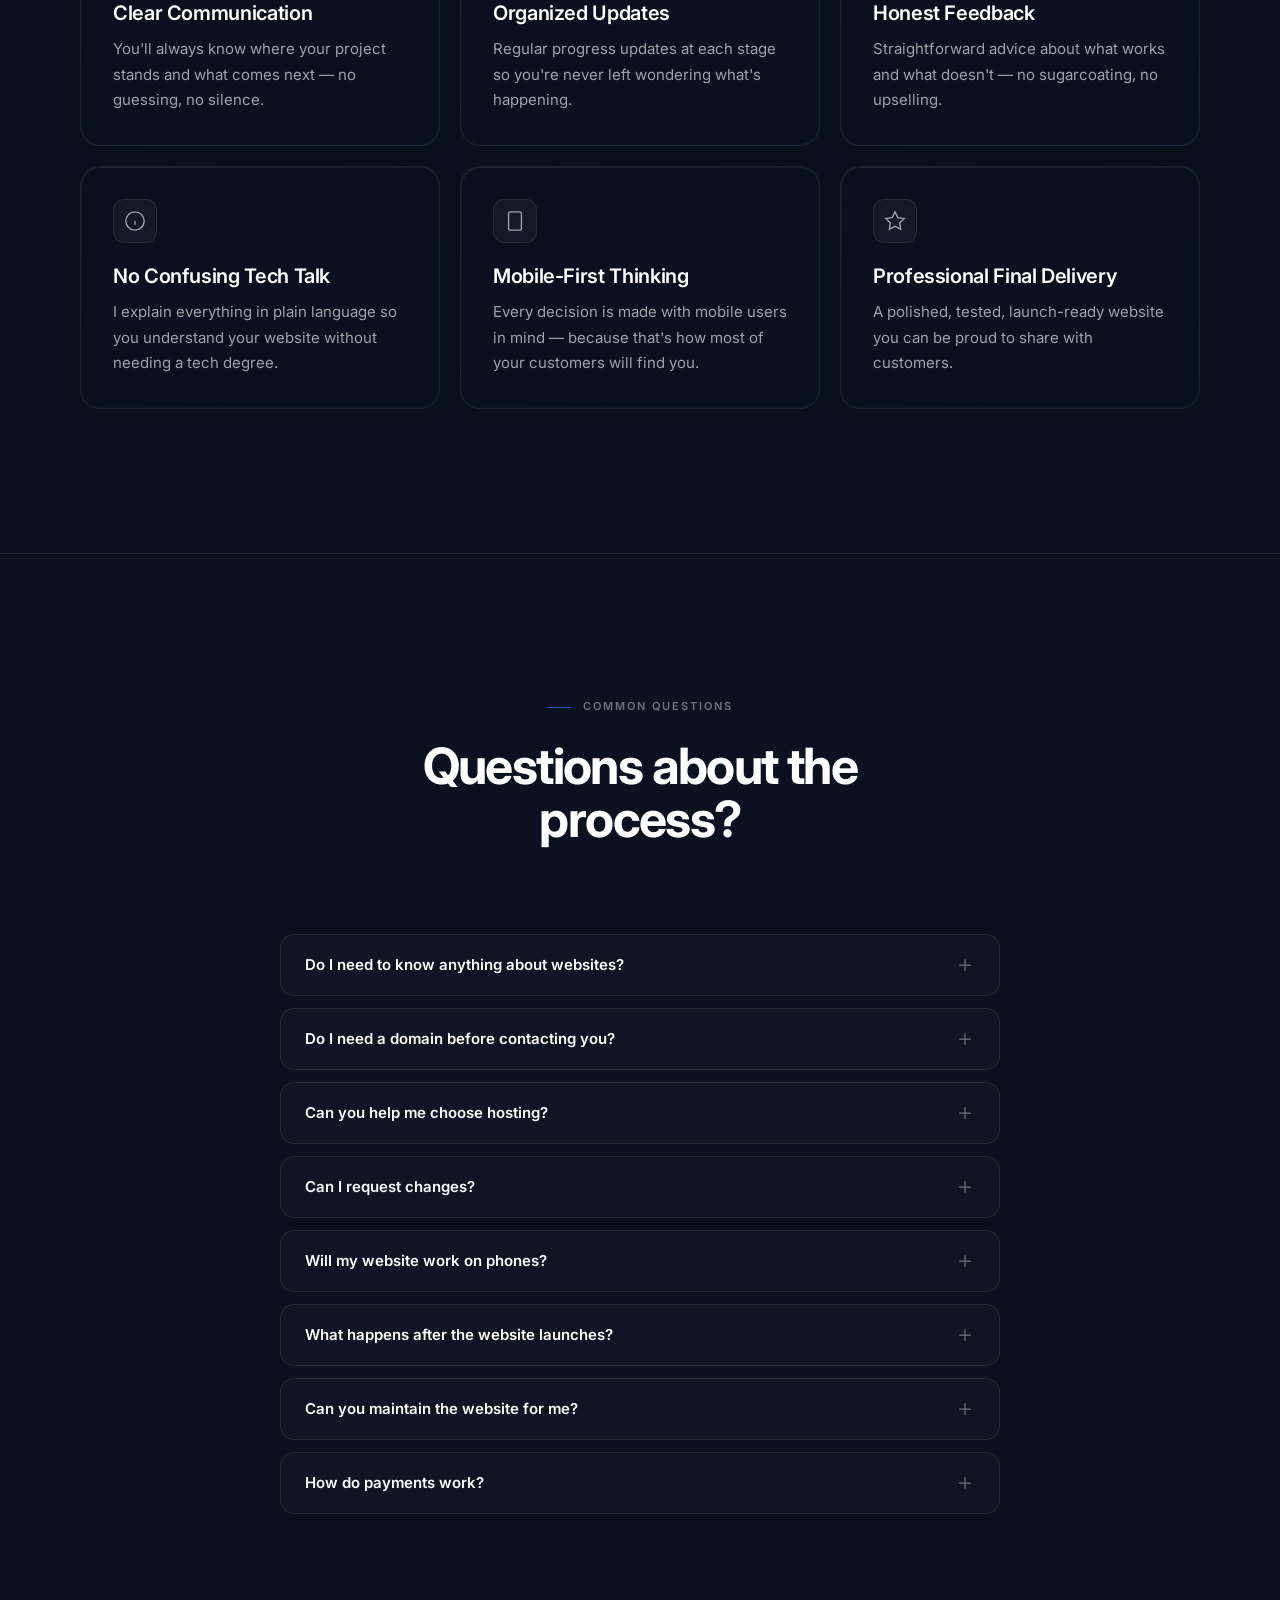
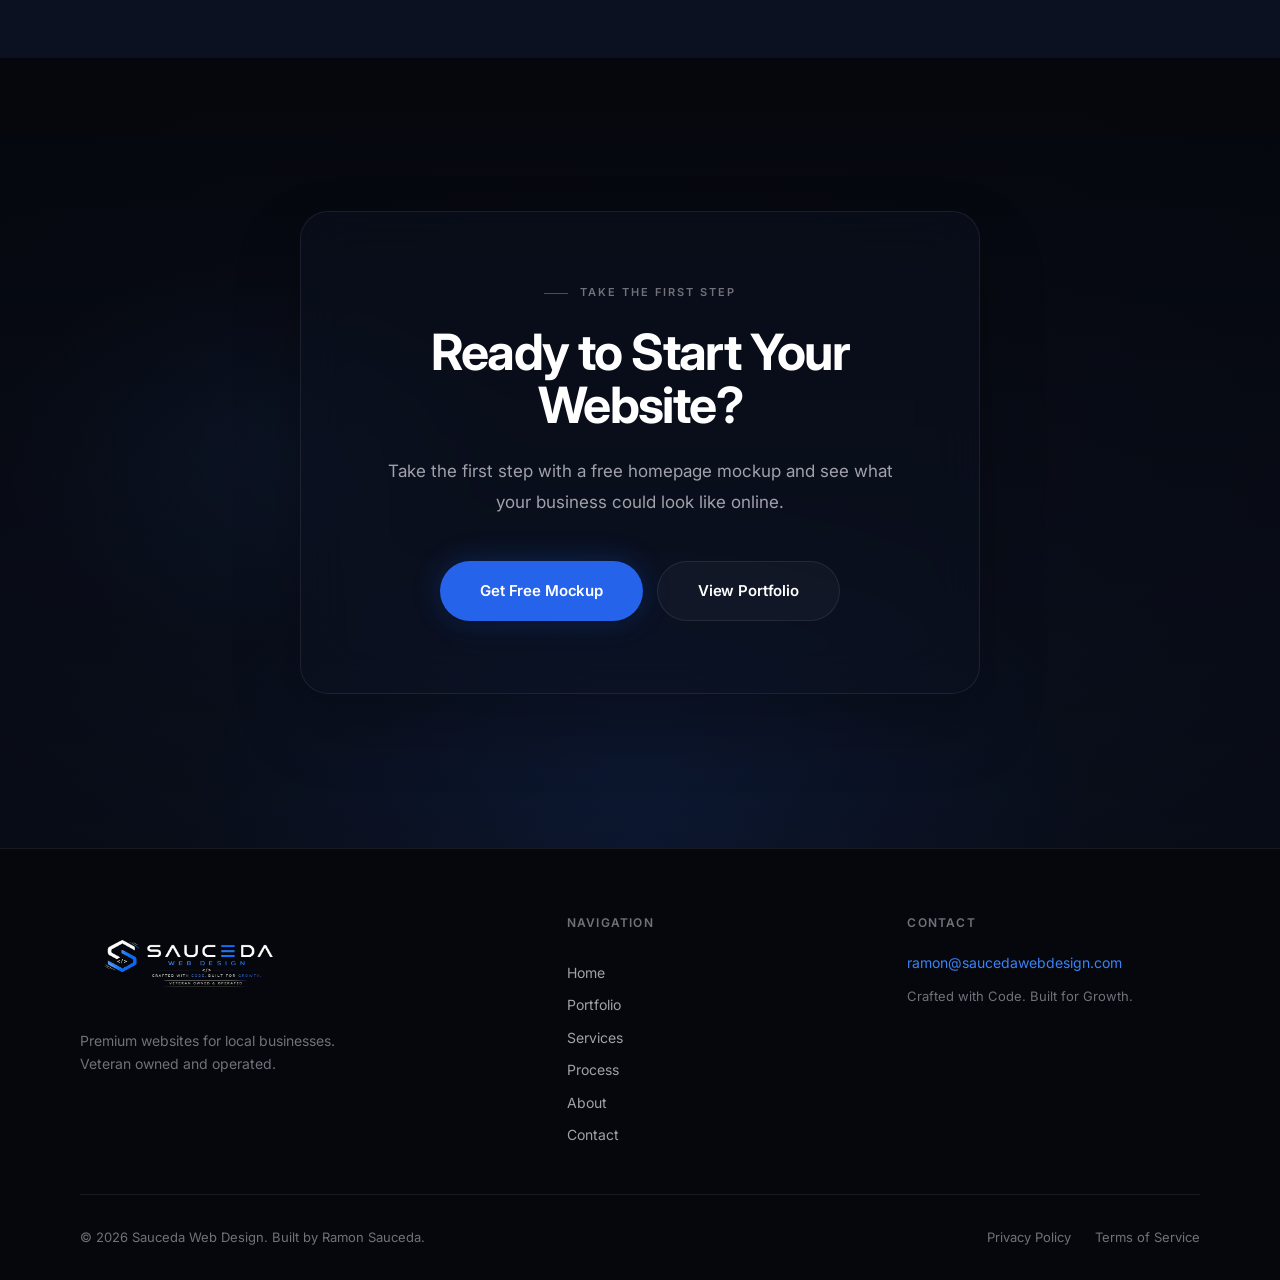
<file: process.html>
<!DOCTYPE html>
<html lang="en">
<head>
    <meta charset="UTF-8">
    <meta name="viewport" content="width=device-width, initial-scale=1.0">
    <meta name="description" content="How Sauceda Web Design works — a simple, clear process from free homepage mockup to launch and ongoing support.">
    <meta name="theme-color" content="#05070D">
    <meta property="og:title" content="Our Process — Sauceda Web Design">
    <meta property="og:description" content="From your first inquiry to launch day — a clear, organized, stress-free website process for small businesses.">
    <meta property="og:type" content="website">
    <title>Our Process — Sauceda Web Design</title>
    <link rel="preconnect" href="https://fonts.googleapis.com">
    <link rel="preconnect" href="https://fonts.gstatic.com" crossorigin>
    <link href="https://fonts.googleapis.com/css2?family=Inter:wght@400;500;600;700;800&display=swap" rel="stylesheet">
    <link rel="stylesheet" href="css/base.css">
    <link rel="stylesheet" href="css/header.css">
    <link rel="stylesheet" href="css/home.css">
    <link rel="stylesheet" href="css/why.css">
    <link rel="stylesheet" href="css/process.css">
    <link rel="stylesheet" href="css/faq.css">
    <link rel="stylesheet" href="css/contact.css">
    <link rel="stylesheet" href="css/footer.css">
    <link rel="stylesheet" href="css/process-page.css">
    <link rel="stylesheet" href="css/animations.css">
    <link rel="stylesheet" href="css/premium.css">
</head>
<body>

    <a href="#main" class="skip-link">Skip to content</a>
    <div class="noise" aria-hidden="true"></div>

    <header class="header" id="header">
        <div class="header__inner">
            <a href="index.html" class="logo" aria-label="Sauceda Web Design — Home">
                <img src="images/SaucedaWD Logo.jpeg" alt="" width="234" height="58" fetchpriority="high">
            </a>
            <nav class="nav" id="nav" aria-label="Main navigation">
                <a href="index.html">Home</a>
                <a href="portfolio.html">Portfolio</a>
                <a href="services.html">Services</a>
                <a href="process.html" class="active">Process</a>
                <a href="about.html">About</a>
                <a href="contact.html">Contact</a>
            </nav>
            <div class="header__actions">
                <a href="contact.html#contact-form" class="btn btn-primary btn-glow header-cta">Get Free Mockup</a>
                <button class="menu-btn" id="menuBtn" aria-label="Toggle menu" aria-expanded="false" aria-controls="nav">
                    <span></span><span></span>
                </button>
            </div>
        </div>
    </header>

    <main id="main">

        <!-- Hero -->
        <section class="page-hero" id="hero" aria-labelledby="hero-heading">
            <div class="page-hero-bg" aria-hidden="true">
                <div class="hero-grid-lines"></div>
                <div class="hero-glow hero-glow--1"></div>
                <div class="hero-glow hero-glow--2"></div>
                <div class="hero-vignette"></div>
            </div>
            <div class="container page-hero-content">
                <p class="eyebrow reveal">Our Process</p>
                <h1 id="hero-heading" class="reveal reveal-delay-1">A Simple Process for Getting Your Business Online</h1>
                <p class="page-hero-text reveal reveal-delay-2">
                    From your first inquiry to launch day, I make the website process clear, organized, and stress-free so you always know what happens next.
                </p>
                <div class="page-hero-buttons reveal reveal-delay-3">
                    <a href="contact.html#contact-form" class="btn btn-primary btn-glow">Get Free Mockup</a>
                    <a href="portfolio.html" class="btn btn-secondary">View Portfolio</a>
                </div>
            </div>
        </section>

        <!-- Process Timeline -->
        <section class="section process-timeline-section" id="timeline" aria-labelledby="timeline-heading">
            <div class="container">
                <header class="section-header section-header--center reveal">
                    <p class="eyebrow">Step by Step</p>
                    <h2 id="timeline-heading">Seven clear steps from idea to launch.</h2>
                    <p class="section-desc section-desc--center">No surprises, no confusion — just a straightforward path to your new website.</p>
                </header>

                <ol class="timeline-detailed" data-stagger>
                    <li class="timeline-card glass-card reveal">
                        <div class="timeline-card-header">
                            <div class="timeline-icon" aria-hidden="true"><svg width="20" height="20" viewBox="0 0 24 24" fill="none" stroke="currentColor" stroke-width="1.5"><path d="M21 15a2 2 0 01-2 2H7l-4 4V5a2 2 0 012-2h14a2 2 0 012 2z"/></svg></div>
                            <span class="timeline-num">01</span>
                        </div>
                        <h3>Submit Your Inquiry</h3>
                        <p>Share your business details through the contact form. I review your goals and follow up by email.</p>
                    </li>
                    <li class="timeline-card glass-card reveal">
                        <div class="timeline-card-header">
                            <div class="timeline-icon" aria-hidden="true"><svg width="20" height="20" viewBox="0 0 24 24" fill="none" stroke="currentColor" stroke-width="1.5"><rect x="3" y="3" width="18" height="18" rx="2"/><circle cx="8.5" cy="8.5" r="1.5"/><polyline points="21 15 16 10 5 21"/></svg></div>
                            <span class="timeline-num">02</span>
                        </div>
                        <h3>Free Homepage Mockup</h3>
                        <p>I create a custom homepage concept and email it to you for review before you commit to the full website.</p>
                    </li>
                    <li class="timeline-card glass-card reveal">
                        <div class="timeline-card-header">
                            <div class="timeline-icon" aria-hidden="true"><svg width="20" height="20" viewBox="0 0 24 24" fill="none" stroke="currentColor" stroke-width="1.5"><polyline points="20 6 9 17 4 12"/></svg></div>
                            <span class="timeline-num">03</span>
                        </div>
                        <h3>Design Approval</h3>
                        <p>You review the mockup by email, share feedback, and approve the visual direction.</p>
                    </li>
                    <li class="timeline-card glass-card reveal">
                        <div class="timeline-card-header">
                            <div class="timeline-icon" aria-hidden="true"><svg width="20" height="20" viewBox="0 0 24 24" fill="none" stroke="currentColor" stroke-width="1.5"><polyline points="16 18 22 12 16 6"/><polyline points="8 6 2 12 8 18"/></svg></div>
                            <span class="timeline-num">04</span>
                        </div>
                        <h3>Website Development</h3>
                        <p>I build the website with clean code, responsive layouts, fast performance, and modern design.</p>
                    </li>
                    <li class="timeline-card glass-card reveal">
                        <div class="timeline-card-header">
                            <div class="timeline-icon" aria-hidden="true"><svg width="20" height="20" viewBox="0 0 24 24" fill="none" stroke="currentColor" stroke-width="1.5"><path d="M11 4H4a2 2 0 00-2 2v14a2 2 0 002 2h14a2 2 0 002-2v-7"/><path d="M18.5 2.5a2.121 2.121 0 013 3L12 15l-4 1 1-4 9.5-9.5z"/></svg></div>
                            <span class="timeline-num">05</span>
                        </div>
                        <h3>Revisions</h3>
                        <p>You review the website and request changes so the final version matches your business and goals.</p>
                    </li>
                    <li class="timeline-card glass-card reveal">
                        <div class="timeline-card-header">
                            <div class="timeline-icon" aria-hidden="true"><svg width="20" height="20" viewBox="0 0 24 24" fill="none" stroke="currentColor" stroke-width="1.5"><path d="M4.5 16.5c-1.5 1.26-2 5-2 5s3.74-.5 5-2c.71-.84.7-2.13-.09-2.91a2.18 2.18 0 00-2.91-.09z"/><path d="M12 15l-3-3a22 22 0 012-3.95A12.88 12.88 0 0122 2c0 2.72-.78 7.5-6 11a22.35 22.35 0 01-4 2z"/></svg></div>
                            <span class="timeline-num">06</span>
                        </div>
                        <h3>Launch</h3>
                        <p>I help connect the domain, hosting, forms, and final settings so your website is ready to go live.</p>
                    </li>
                    <li class="timeline-card glass-card reveal">
                        <div class="timeline-card-header">
                            <div class="timeline-icon" aria-hidden="true"><svg width="20" height="20" viewBox="0 0 24 24" fill="none" stroke="currentColor" stroke-width="1.5"><path d="M12 22s8-4 8-10V5l-8-3-8 3v7c0 6 8 10 8 10z"/></svg></div>
                            <span class="timeline-num">07</span>
                        </div>
                        <h3>Ongoing Support</h3>
                        <p>After launch, I can help with updates, fixes, maintenance, and future improvements.</p>
                    </li>
                </ol>
            </div>
        </section>

        <!-- What You'll Need -->
        <section class="section need-section" id="need" aria-labelledby="need-heading">
            <div class="container">
                <div class="split-header reveal">
                    <header class="section-header">
                        <p class="eyebrow">What You'll Need</p>
                        <h2 id="need-heading">A simple checklist to get started.</h2>
                        <p class="section-desc">Don't worry if you don't have everything ready — we'll figure it out together as we go.</p>
                    </header>
                </div>
                <ul class="checklist-grid" data-stagger>
                    <li class="checklist-item glass-card reveal"><svg width="18" height="18" viewBox="0 0 24 24" fill="none" stroke="currentColor" stroke-width="1.5" aria-hidden="true"><path d="M3 9l9-7 9 7v11a2 2 0 01-2 2H5a2 2 0 01-2-2z"/></svg>Business name</li>
                    <li class="checklist-item glass-card reveal"><svg width="18" height="18" viewBox="0 0 24 24" fill="none" stroke="currentColor" stroke-width="1.5" aria-hidden="true"><rect x="3" y="3" width="18" height="18" rx="2"/><circle cx="8.5" cy="8.5" r="1.5"/><polyline points="21 15 16 10 5 21"/></svg>Logo</li>
                    <li class="checklist-item glass-card reveal"><svg width="18" height="18" viewBox="0 0 24 24" fill="none" stroke="currentColor" stroke-width="1.5" aria-hidden="true"><circle cx="12" cy="12" r="10"/><path d="M12 2a10 10 0 010 20 4 4 0 004-4V8a4 4 0 00-4-4z"/></svg>Brand colors</li>
                    <li class="checklist-item glass-card reveal"><svg width="18" height="18" viewBox="0 0 24 24" fill="none" stroke="currentColor" stroke-width="1.5" aria-hidden="true"><line x1="8" y1="6" x2="21" y2="6"/><line x1="8" y1="12" x2="21" y2="12"/><line x1="8" y1="18" x2="21" y2="18"/><line x1="3" y1="6" x2="3.01" y2="6"/><line x1="3" y1="12" x2="3.01" y2="12"/><line x1="3" y1="18" x2="3.01" y2="18"/></svg>Services offered</li>
                    <li class="checklist-item glass-card reveal"><svg width="18" height="18" viewBox="0 0 24 24" fill="none" stroke="currentColor" stroke-width="1.5" aria-hidden="true"><rect x="3" y="3" width="18" height="18" rx="2"/><circle cx="8.5" cy="8.5" r="1.5"/><polyline points="21 15 16 10 5 21"/></svg>Photos or images</li>
                    <li class="checklist-item glass-card reveal"><svg width="18" height="18" viewBox="0 0 24 24" fill="none" stroke="currentColor" stroke-width="1.5" aria-hidden="true"><path d="M22 16.92v3a2 2 0 01-2.18 2 19.79 19.79 0 01-8.63-3.07 19.5 19.5 0 01-6-6 19.79 19.79 0 01-3.07-8.67A2 2 0 014.11 2h3a2 2 0 012 1.72c.127.96.361 1.903.7 2.81a2 2 0 01-.45 2.11L8.09 9.91a16 16 0 006 6l1.27-1.27a2 2 0 012.11-.45c.907.339 1.85.573 2.81.7A2 2 0 0122 16.92z"/></svg>Contact information</li>
                    <li class="checklist-item glass-card reveal"><svg width="18" height="18" viewBox="0 0 24 24" fill="none" stroke="currentColor" stroke-width="1.5" aria-hidden="true"><path d="M18 2h-3a5 5 0 00-5 5v3H7v4h3v8h4v-8h3l1-4h-4V7a1 1 0 011-1h3z"/></svg>Social media links</li>
                    <li class="checklist-item glass-card reveal"><svg width="18" height="18" viewBox="0 0 24 24" fill="none" stroke="currentColor" stroke-width="1.5" aria-hidden="true"><circle cx="12" cy="12" r="10"/><line x1="2" y1="12" x2="22" y2="12"/><path d="M12 2a15.3 15.3 0 014 10 15.3 15.3 0 01-4 10 15.3 15.3 0 01-4-10 15.3 15.3 0 014-10z"/></svg>Domain and hosting access</li>
                    <li class="checklist-item glass-card reveal"><svg width="18" height="18" viewBox="0 0 24 24" fill="none" stroke="currentColor" stroke-width="1.5" aria-hidden="true"><path d="M1 12s4-8 11-8 11 8 11 8-4 8-11 8-11-8-11-8z"/><circle cx="12" cy="12" r="3"/></svg>Example websites they like</li>
                </ul>
            </div>
        </section>

        <!-- What I Handle -->
        <section class="section handle-section" id="handle" aria-labelledby="handle-heading">
            <div class="container">
                <header class="section-header section-header--center reveal">
                    <p class="eyebrow">What I Handle</p>
                    <h2 id="handle-heading">You focus on your business. I'll handle the rest.</h2>
                    <p class="section-desc section-desc--center">From design to launch, I take care of the technical details so you don't have to.</p>
                </header>
                <ul class="handle-grid" data-stagger>
                    <li class="handle-item reveal"><svg width="18" height="18" viewBox="0 0 24 24" fill="none" stroke="currentColor" stroke-width="1.5" aria-hidden="true"><polyline points="20 6 9 17 4 12"/></svg>Layout and design</li>
                    <li class="handle-item reveal"><svg width="18" height="18" viewBox="0 0 24 24" fill="none" stroke="currentColor" stroke-width="1.5" aria-hidden="true"><polyline points="20 6 9 17 4 12"/></svg>Responsive development</li>
                    <li class="handle-item reveal"><svg width="18" height="18" viewBox="0 0 24 24" fill="none" stroke="currentColor" stroke-width="1.5" aria-hidden="true"><polyline points="20 6 9 17 4 12"/></svg>Contact forms</li>
                    <li class="handle-item reveal"><svg width="18" height="18" viewBox="0 0 24 24" fill="none" stroke="currentColor" stroke-width="1.5" aria-hidden="true"><polyline points="20 6 9 17 4 12"/></svg>Basic SEO setup</li>
                    <li class="handle-item reveal"><svg width="18" height="18" viewBox="0 0 24 24" fill="none" stroke="currentColor" stroke-width="1.5" aria-hidden="true"><polyline points="20 6 9 17 4 12"/></svg>Performance optimization</li>
                    <li class="handle-item reveal"><svg width="18" height="18" viewBox="0 0 24 24" fill="none" stroke="currentColor" stroke-width="1.5" aria-hidden="true"><polyline points="20 6 9 17 4 12"/></svg>Mobile testing</li>
                    <li class="handle-item reveal"><svg width="18" height="18" viewBox="0 0 24 24" fill="none" stroke="currentColor" stroke-width="1.5" aria-hidden="true"><polyline points="20 6 9 17 4 12"/></svg>Browser testing</li>
                    <li class="handle-item reveal"><svg width="18" height="18" viewBox="0 0 24 24" fill="none" stroke="currentColor" stroke-width="1.5" aria-hidden="true"><polyline points="20 6 9 17 4 12"/></svg>Launch support</li>
                    <li class="handle-item reveal"><svg width="18" height="18" viewBox="0 0 24 24" fill="none" stroke="currentColor" stroke-width="1.5" aria-hidden="true"><polyline points="20 6 9 17 4 12"/></svg>Website updates if needed</li>
                </ul>
            </div>
        </section>

        <!-- Timeline Expectations -->
        <section class="section timing-section" id="timing" aria-labelledby="timing-heading">
            <div class="container">
                <header class="section-header section-header--center reveal">
                    <p class="eyebrow">Timeline Expectations</p>
                    <h2 id="timing-heading">How long does it take?</h2>
                </header>
                <div class="timing-grid reveal" data-stagger>
                    <article class="timing-card glass-card reveal">
                        <span class="timing-label">1-Page Website</span>
                        <span class="timing-value">3–5 Days</span>
                        <p>Focused landing pages and single-page sites with streamlined content.</p>
                    </article>
                    <article class="timing-card glass-card reveal">
                        <span class="timing-label">Small Business Website</span>
                        <span class="timing-value">1–2 Weeks</span>
                        <p>Multi-page business sites with custom design and full responsiveness.</p>
                    </article>
                    <article class="timing-card glass-card reveal">
                        <span class="timing-label">Larger Website</span>
                        <span class="timing-value">2–4 Weeks</span>
                        <p>Complex sites with multiple pages, features, and detailed content.</p>
                    </article>
                </div>
                <p class="timing-note reveal">Timeline depends on project size, revisions, and how quickly content is provided.</p>
            </div>
        </section>

        <!-- Client Experience -->
        <section class="section experience-section" id="experience" aria-labelledby="experience-heading">
            <div class="container">
                <header class="section-header reveal">
                    <p class="eyebrow">Working Together</p>
                    <h2 id="experience-heading">What working with me feels like.</h2>
                    <p class="section-desc">Professional, organized, and straightforward — the way every business relationship should be.</p>
                </header>
                <div class="experience-grid" data-stagger>
                    <article class="experience-card glass-card reveal">
                        <div class="experience-icon" aria-hidden="true"><svg width="22" height="22" viewBox="0 0 24 24" fill="none" stroke="currentColor" stroke-width="1.5"><path d="M21 15a2 2 0 01-2 2H7l-4 4V5a2 2 0 012-2h14a2 2 0 012 2z"/></svg></div>
                        <h3>Clear Communication</h3>
                        <p>You'll always know where your project stands and what comes next — no guessing, no silence.</p>
                    </article>
                    <article class="experience-card glass-card reveal">
                        <div class="experience-icon" aria-hidden="true"><svg width="22" height="22" viewBox="0 0 24 24" fill="none" stroke="currentColor" stroke-width="1.5"><line x1="8" y1="6" x2="21" y2="6"/><line x1="8" y1="12" x2="21" y2="12"/><line x1="8" y1="18" x2="21" y2="18"/><line x1="3" y1="6" x2="3.01" y2="6"/><line x1="3" y1="12" x2="3.01" y2="12"/><line x1="3" y1="18" x2="3.01" y2="18"/></svg></div>
                        <h3>Organized Updates</h3>
                        <p>Regular progress updates at each stage so you're never left wondering what's happening.</p>
                    </article>
                    <article class="experience-card glass-card reveal">
                        <div class="experience-icon" aria-hidden="true"><svg width="22" height="22" viewBox="0 0 24 24" fill="none" stroke="currentColor" stroke-width="1.5"><path d="M12 22s8-4 8-10V5l-8-3-8 3v7c0 6 8 10 8 10z"/></svg></div>
                        <h3>Honest Feedback</h3>
                        <p>Straightforward advice about what works and what doesn't — no sugarcoating, no upselling.</p>
                    </article>
                    <article class="experience-card glass-card reveal">
                        <div class="experience-icon" aria-hidden="true"><svg width="22" height="22" viewBox="0 0 24 24" fill="none" stroke="currentColor" stroke-width="1.5"><circle cx="12" cy="12" r="10"/><line x1="12" y1="16" x2="12" y2="12"/><line x1="12" y1="8" x2="12.01" y2="8"/></svg></div>
                        <h3>No Confusing Tech Talk</h3>
                        <p>I explain everything in plain language so you understand your website without needing a tech degree.</p>
                    </article>
                    <article class="experience-card glass-card reveal">
                        <div class="experience-icon" aria-hidden="true"><svg width="22" height="22" viewBox="0 0 24 24" fill="none" stroke="currentColor" stroke-width="1.5"><rect x="5" y="2" width="14" height="20" rx="2"/><line x1="12" y1="18" x2="12" y2="18.01"/></svg></div>
                        <h3>Mobile-First Thinking</h3>
                        <p>Every decision is made with mobile users in mind — because that's how most of your customers will find you.</p>
                    </article>
                    <article class="experience-card glass-card reveal">
                        <div class="experience-icon" aria-hidden="true"><svg width="22" height="22" viewBox="0 0 24 24" fill="none" stroke="currentColor" stroke-width="1.5"><polygon points="12 2 15.09 8.26 22 9.27 17 14.14 18.18 21.02 12 17.77 5.82 21.02 7 14.14 2 9.27 8.91 8.26 12 2"/></svg></div>
                        <h3>Professional Final Delivery</h3>
                        <p>A polished, tested, launch-ready website you can be proud to share with customers.</p>
                    </article>
                </div>
            </div>
        </section>

        <!-- FAQ -->
        <section class="section faq" id="faq" aria-labelledby="faq-heading">
            <div class="container">
                <header class="section-header section-header--center reveal">
                    <p class="eyebrow">Common Questions</p>
                    <h2 id="faq-heading">Questions about the process?</h2>
                </header>
                <div class="faq-list reveal" role="list">
                    <div class="faq-item" role="listitem">
                        <button class="faq-question" aria-expanded="false" aria-controls="faq-1" id="faq-q-1">
                            <span>Do I need to know anything about websites?</span>
                            <svg class="faq-icon" width="20" height="20" viewBox="0 0 24 24" fill="none" stroke="currentColor" stroke-width="1.5" aria-hidden="true"><line x1="12" y1="5" x2="12" y2="19"/><line x1="5" y1="12" x2="19" y2="12"/></svg>
                        </button>
                        <div class="faq-answer" id="faq-1" role="region" aria-labelledby="faq-q-1">
                            <p>Not at all. I handle the technical side entirely. You just need to know your business — I'll guide you through everything else in plain language.</p>
                        </div>
                    </div>
                    <div class="faq-item" role="listitem">
                        <button class="faq-question" aria-expanded="false" aria-controls="faq-2" id="faq-q-2">
                            <span>Do I need a domain before contacting you?</span>
                            <svg class="faq-icon" width="20" height="20" viewBox="0 0 24 24" fill="none" stroke="currentColor" stroke-width="1.5" aria-hidden="true"><line x1="12" y1="5" x2="12" y2="19"/><line x1="5" y1="12" x2="19" y2="12"/></svg>
                        </button>
                        <div class="faq-answer" id="faq-2" role="region" aria-labelledby="faq-q-2">
                            <p>No. We can start with the free homepage mockup first. I'll help you purchase a domain when you're ready to launch.</p>
                        </div>
                    </div>
                    <div class="faq-item" role="listitem">
                        <button class="faq-question" aria-expanded="false" aria-controls="faq-3" id="faq-q-3">
                            <span>Can you help me choose hosting?</span>
                            <svg class="faq-icon" width="20" height="20" viewBox="0 0 24 24" fill="none" stroke="currentColor" stroke-width="1.5" aria-hidden="true"><line x1="12" y1="5" x2="12" y2="19"/><line x1="5" y1="12" x2="19" y2="12"/></svg>
                        </button>
                        <div class="faq-answer" id="faq-3" role="region" aria-labelledby="faq-q-3">
                            <p>Yes. I can recommend affordable, reliable hosting providers and walk you through the setup process step by step.</p>
                        </div>
                    </div>
                    <div class="faq-item" role="listitem">
                        <button class="faq-question" aria-expanded="false" aria-controls="faq-4" id="faq-q-4">
                            <span>Can I request changes?</span>
                            <svg class="faq-icon" width="20" height="20" viewBox="0 0 24 24" fill="none" stroke="currentColor" stroke-width="1.5" aria-hidden="true"><line x1="12" y1="5" x2="12" y2="19"/><line x1="5" y1="12" x2="19" y2="12"/></svg>
                        </button>
                        <div class="faq-answer" id="faq-4" role="region" aria-labelledby="faq-q-4">
                            <p>Absolutely. Revisions are built into the process. I want you to be completely happy with the final result before we launch.</p>
                        </div>
                    </div>
                    <div class="faq-item" role="listitem">
                        <button class="faq-question" aria-expanded="false" aria-controls="faq-5" id="faq-q-5">
                            <span>Will my website work on phones?</span>
                            <svg class="faq-icon" width="20" height="20" viewBox="0 0 24 24" fill="none" stroke="currentColor" stroke-width="1.5" aria-hidden="true"><line x1="12" y1="5" x2="12" y2="19"/><line x1="5" y1="12" x2="19" y2="12"/></svg>
                        </button>
                        <div class="faq-answer" id="faq-5" role="region" aria-labelledby="faq-q-5">
                            <p>Every website I build is fully responsive and tested on desktop, tablet, and mobile devices before launch.</p>
                        </div>
                    </div>
                    <div class="faq-item" role="listitem">
                        <button class="faq-question" aria-expanded="false" aria-controls="faq-6" id="faq-q-6">
                            <span>What happens after the website launches?</span>
                            <svg class="faq-icon" width="20" height="20" viewBox="0 0 24 24" fill="none" stroke="currentColor" stroke-width="1.5" aria-hidden="true"><line x1="12" y1="5" x2="12" y2="19"/><line x1="5" y1="12" x2="19" y2="12"/></svg>
                        </button>
                        <div class="faq-answer" id="faq-6" role="region" aria-labelledby="faq-q-6">
                            <p>Your site goes live and starts working for your business. I'm available for ongoing support, updates, and maintenance whenever you need it.</p>
                        </div>
                    </div>
                    <div class="faq-item" role="listitem">
                        <button class="faq-question" aria-expanded="false" aria-controls="faq-7" id="faq-q-7">
                            <span>Can you maintain the website for me?</span>
                            <svg class="faq-icon" width="20" height="20" viewBox="0 0 24 24" fill="none" stroke="currentColor" stroke-width="1.5" aria-hidden="true"><line x1="12" y1="5" x2="12" y2="19"/><line x1="5" y1="12" x2="19" y2="12"/></svg>
                        </button>
                        <div class="faq-answer" id="faq-7" role="region" aria-labelledby="faq-q-7">
                            <p>Yes. I offer maintenance plans that include security updates, content changes, performance monitoring, and technical support.</p>
                        </div>
                    </div>
                    <div class="faq-item" role="listitem">
                        <button class="faq-question" aria-expanded="false" aria-controls="faq-8" id="faq-q-8">
                            <span>How do payments work?</span>
                            <svg class="faq-icon" width="20" height="20" viewBox="0 0 24 24" fill="none" stroke="currentColor" stroke-width="1.5" aria-hidden="true"><line x1="12" y1="5" x2="12" y2="19"/><line x1="5" y1="12" x2="19" y2="12"/></svg>
                        </button>
                        <div class="faq-answer" id="faq-8" role="region" aria-labelledby="faq-q-8">
                            <p>Payment terms are discussed by email and outlined clearly in your project agreement. The free mockup comes first — no payment required until you approve the design direction.</p>
                        </div>
                    </div>
                </div>
            </div>
        </section>

        <!-- CTA -->
        <section class="section final-cta" id="cta" aria-labelledby="cta-heading">
            <div class="final-cta-bg" aria-hidden="true"></div>
            <div class="container">
                <div class="final-cta-panel reveal">
                    <p class="eyebrow">Take the First Step</p>
                    <h2 id="cta-heading">Ready to Start Your Website?</h2>
                    <p class="final-cta-desc">Take the first step with a free homepage mockup and see what your business could look like online.</p>
                    <div class="final-cta-buttons">
                        <a href="contact.html#contact-form" class="btn btn-primary btn-glow btn-lg">Get Free Mockup</a>
                        <a href="portfolio.html" class="btn btn-secondary btn-lg">View Portfolio</a>
                    </div>
                </div>
            </div>
        </section>

    </main>

    <footer class="footer">
        <div class="container">
            <div class="footer-grid">
                <div class="footer-brand">
                    <a href="index.html" class="footer-logo" aria-label="Sauceda Web Design">
                        <img src="images/SaucedaWD Logo.jpeg" alt="" width="140" height="32" loading="lazy">
                    </a>
                    <p class="footer-desc">Premium websites for local businesses. Veteran owned and operated.</p>
                </div>
                <nav class="footer-nav" aria-label="Footer navigation">
                    <h4>Navigation</h4>
                    <a href="index.html">Home</a>
                    <a href="portfolio.html">Portfolio</a>
                    <a href="services.html">Services</a>
                    <a href="process.html">Process</a>
                    <a href="about.html">About</a>
                    <a href="contact.html">Contact</a>
                </nav>
                <div class="footer-contact">
                    <h4>Contact</h4>
                    <a href="mailto:ramon@saucedawebdesign.com">ramon@saucedawebdesign.com</a>
                    <p>Crafted with Code. Built for Growth.</p>
                </div>
            </div>
            <div class="footer-bottom">
                <p>&copy; 2026 Sauceda Web Design. Built by Ramon Sauceda.</p>
                <div class="footer-legal">
                    <a href="privacy.html">Privacy Policy</a>
                    <a href="terms.html">Terms of Service</a>
                </div>
            </div>
        </div>
    </footer>

    <script src="js/navbar.js" defer></script>
    <script src="js/premium.js" defer></script>
    <script src="js/animation.js" defer></script>
    <script src="js/faq.js" defer></script>
</body>
</html>
</file>
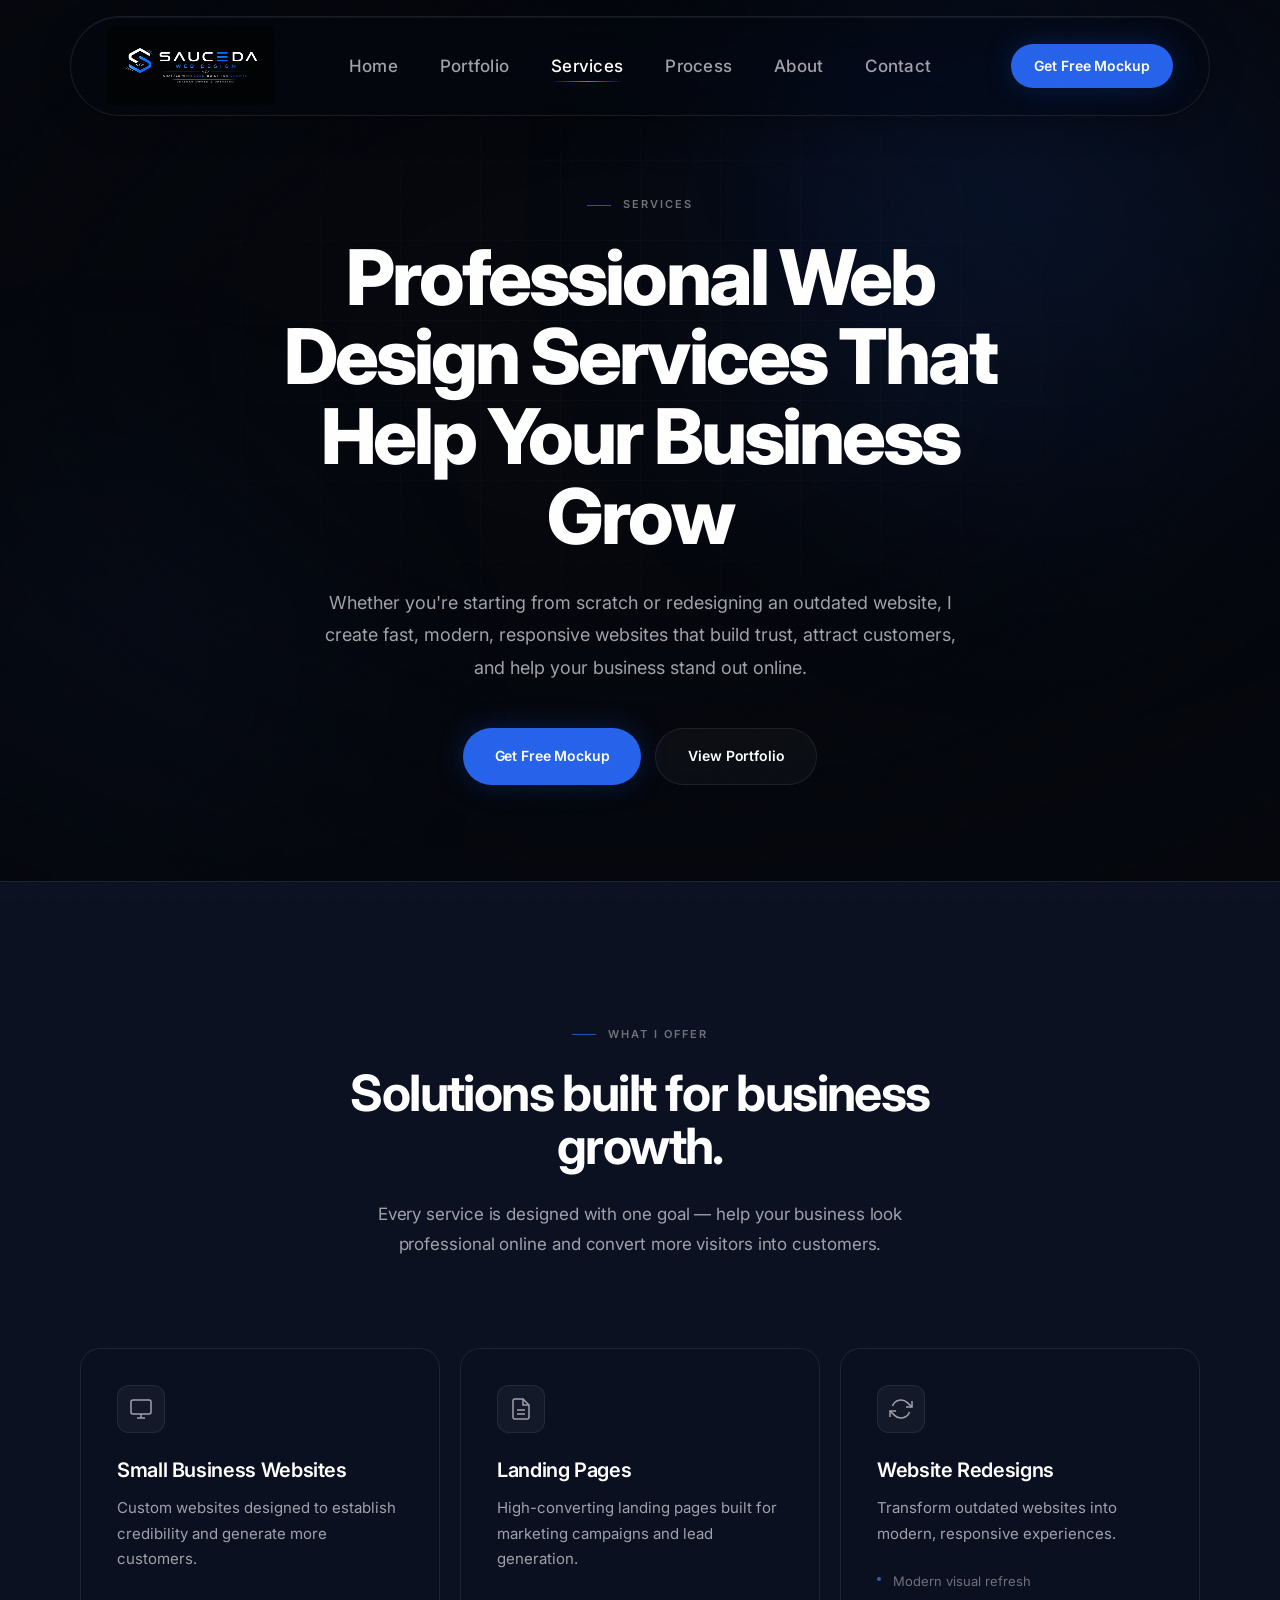
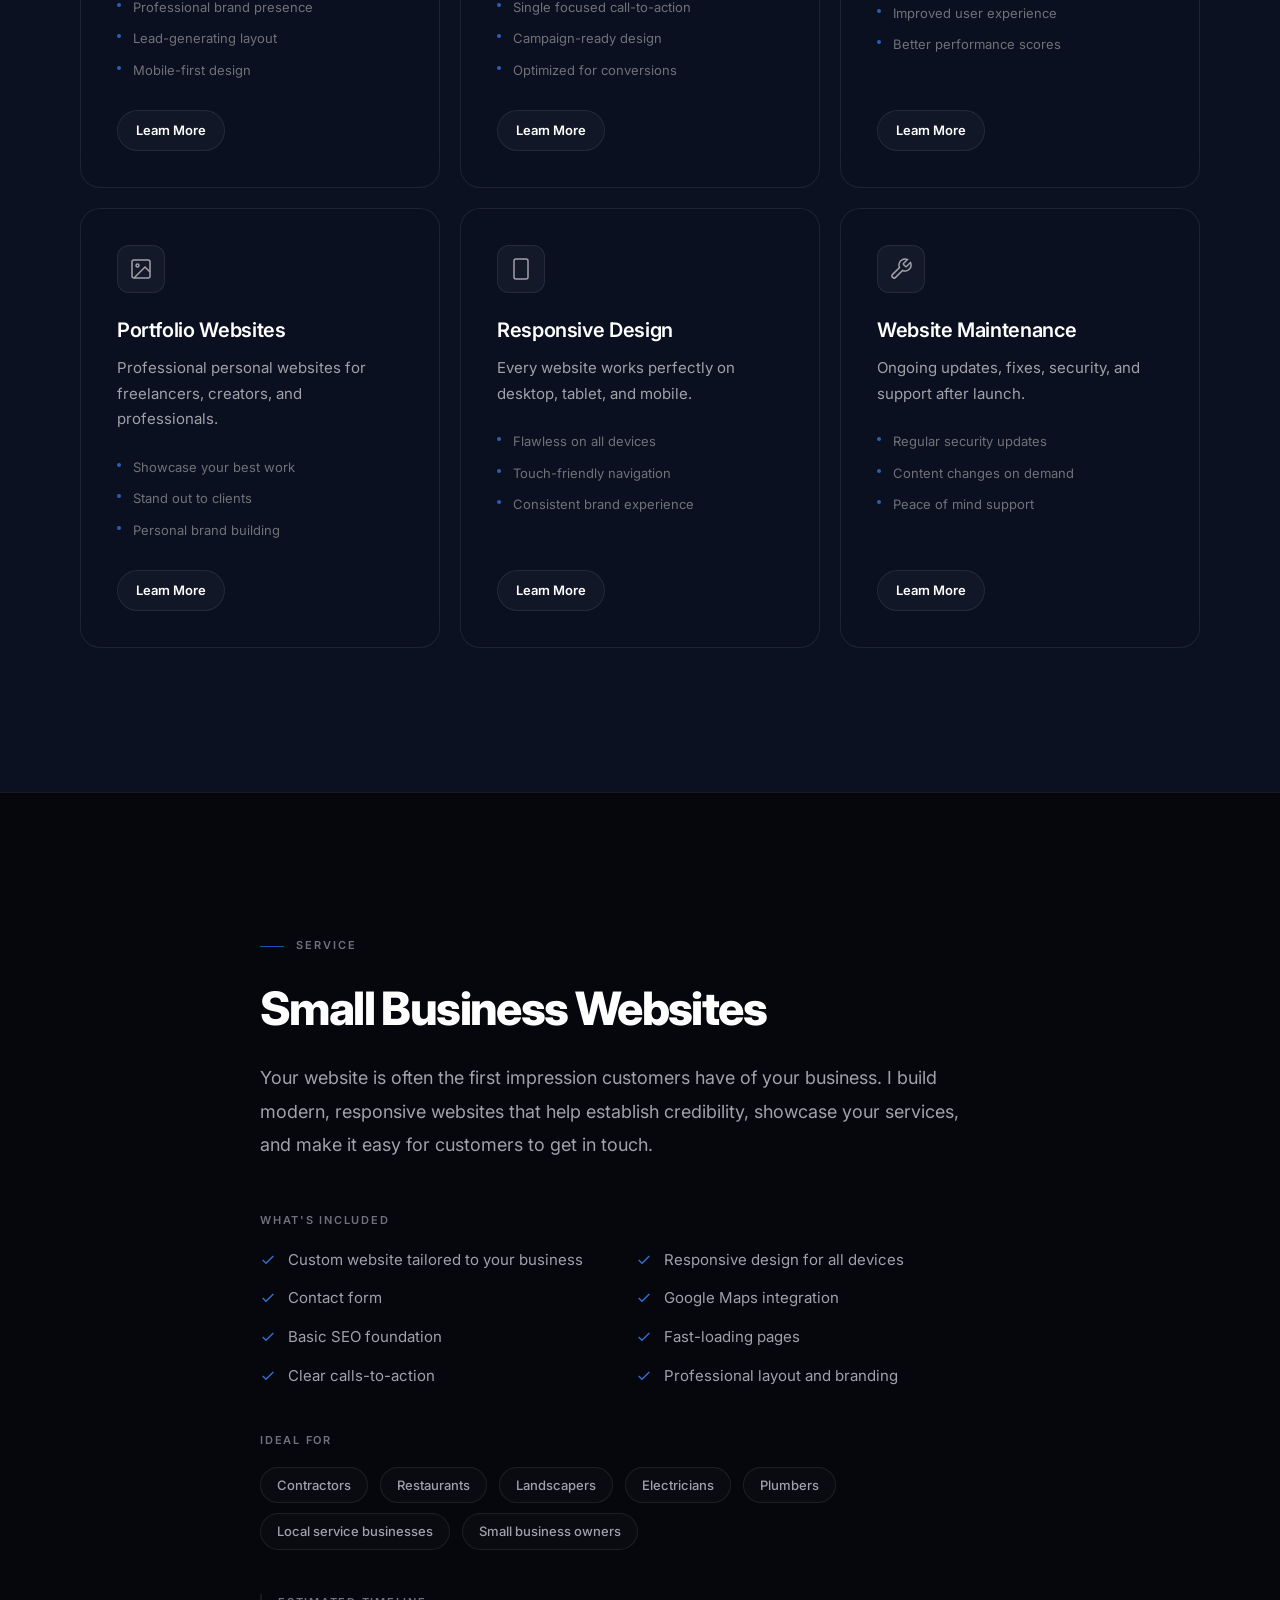
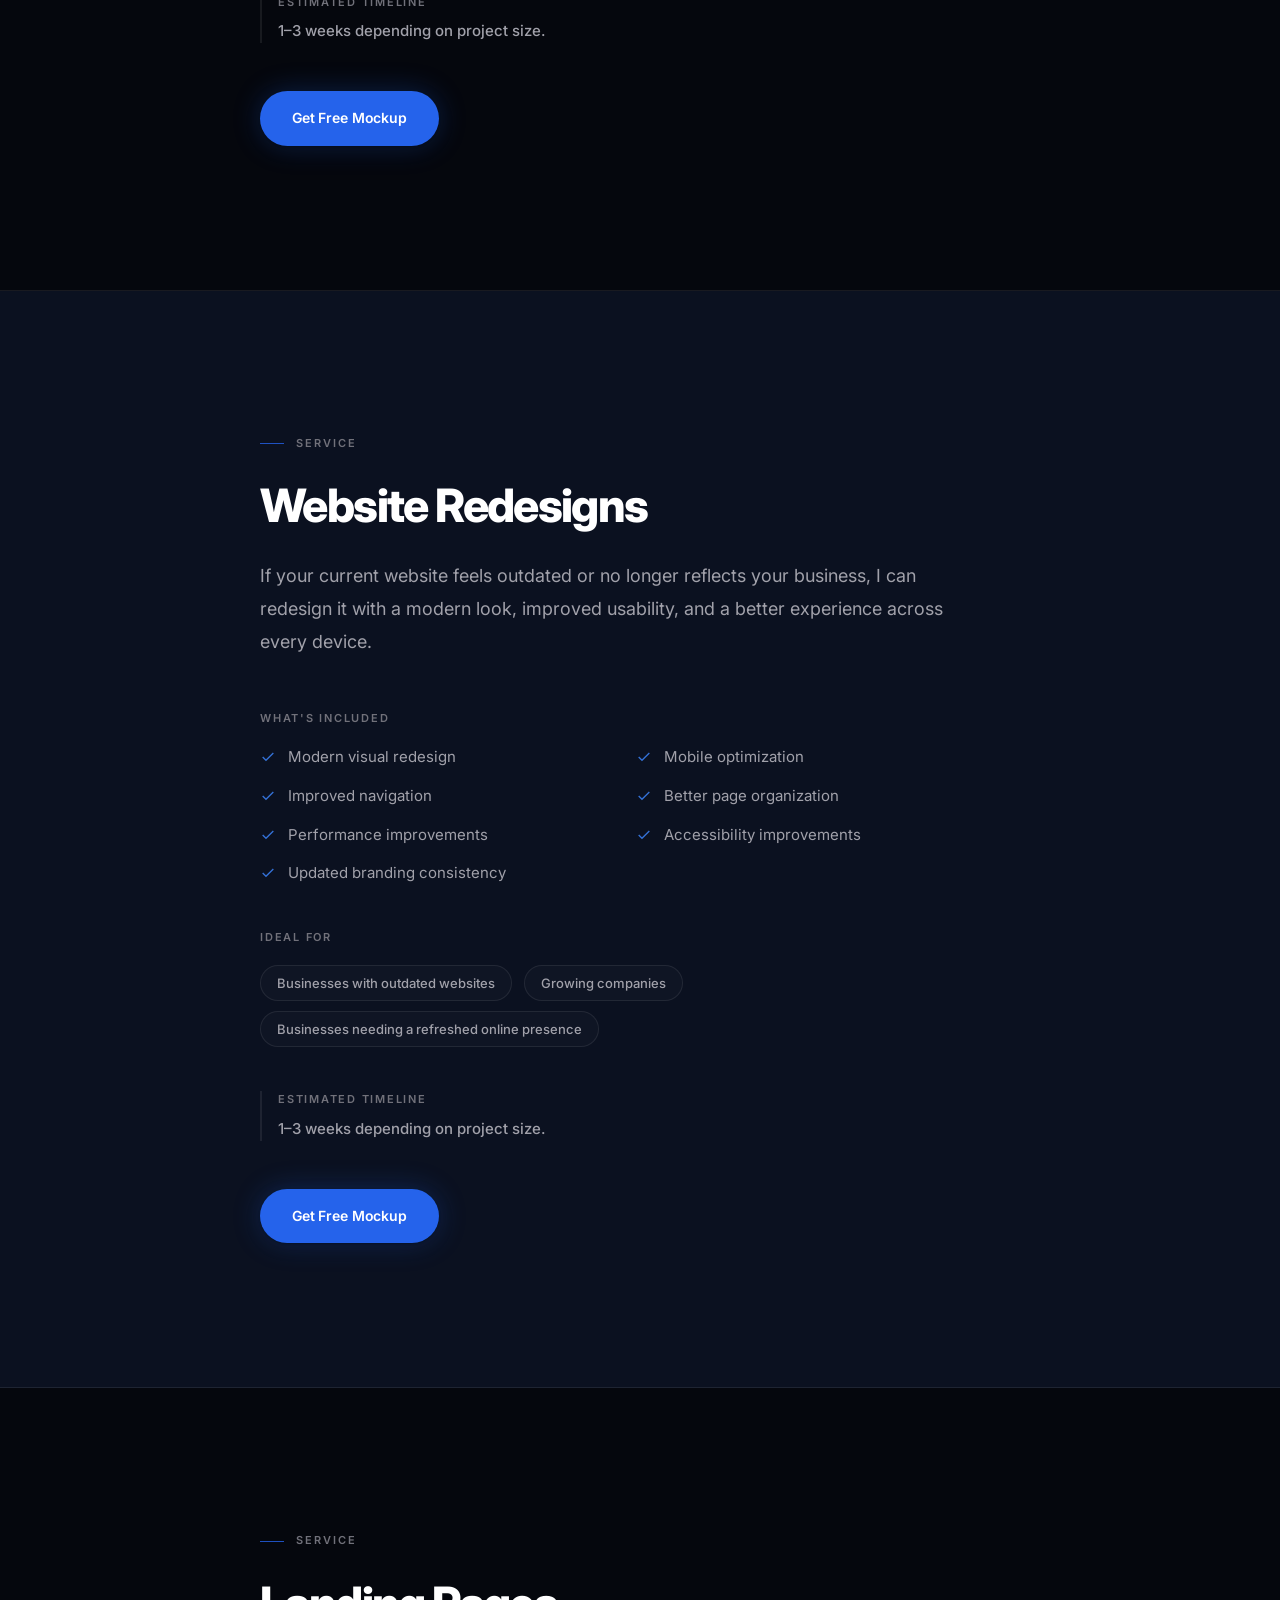
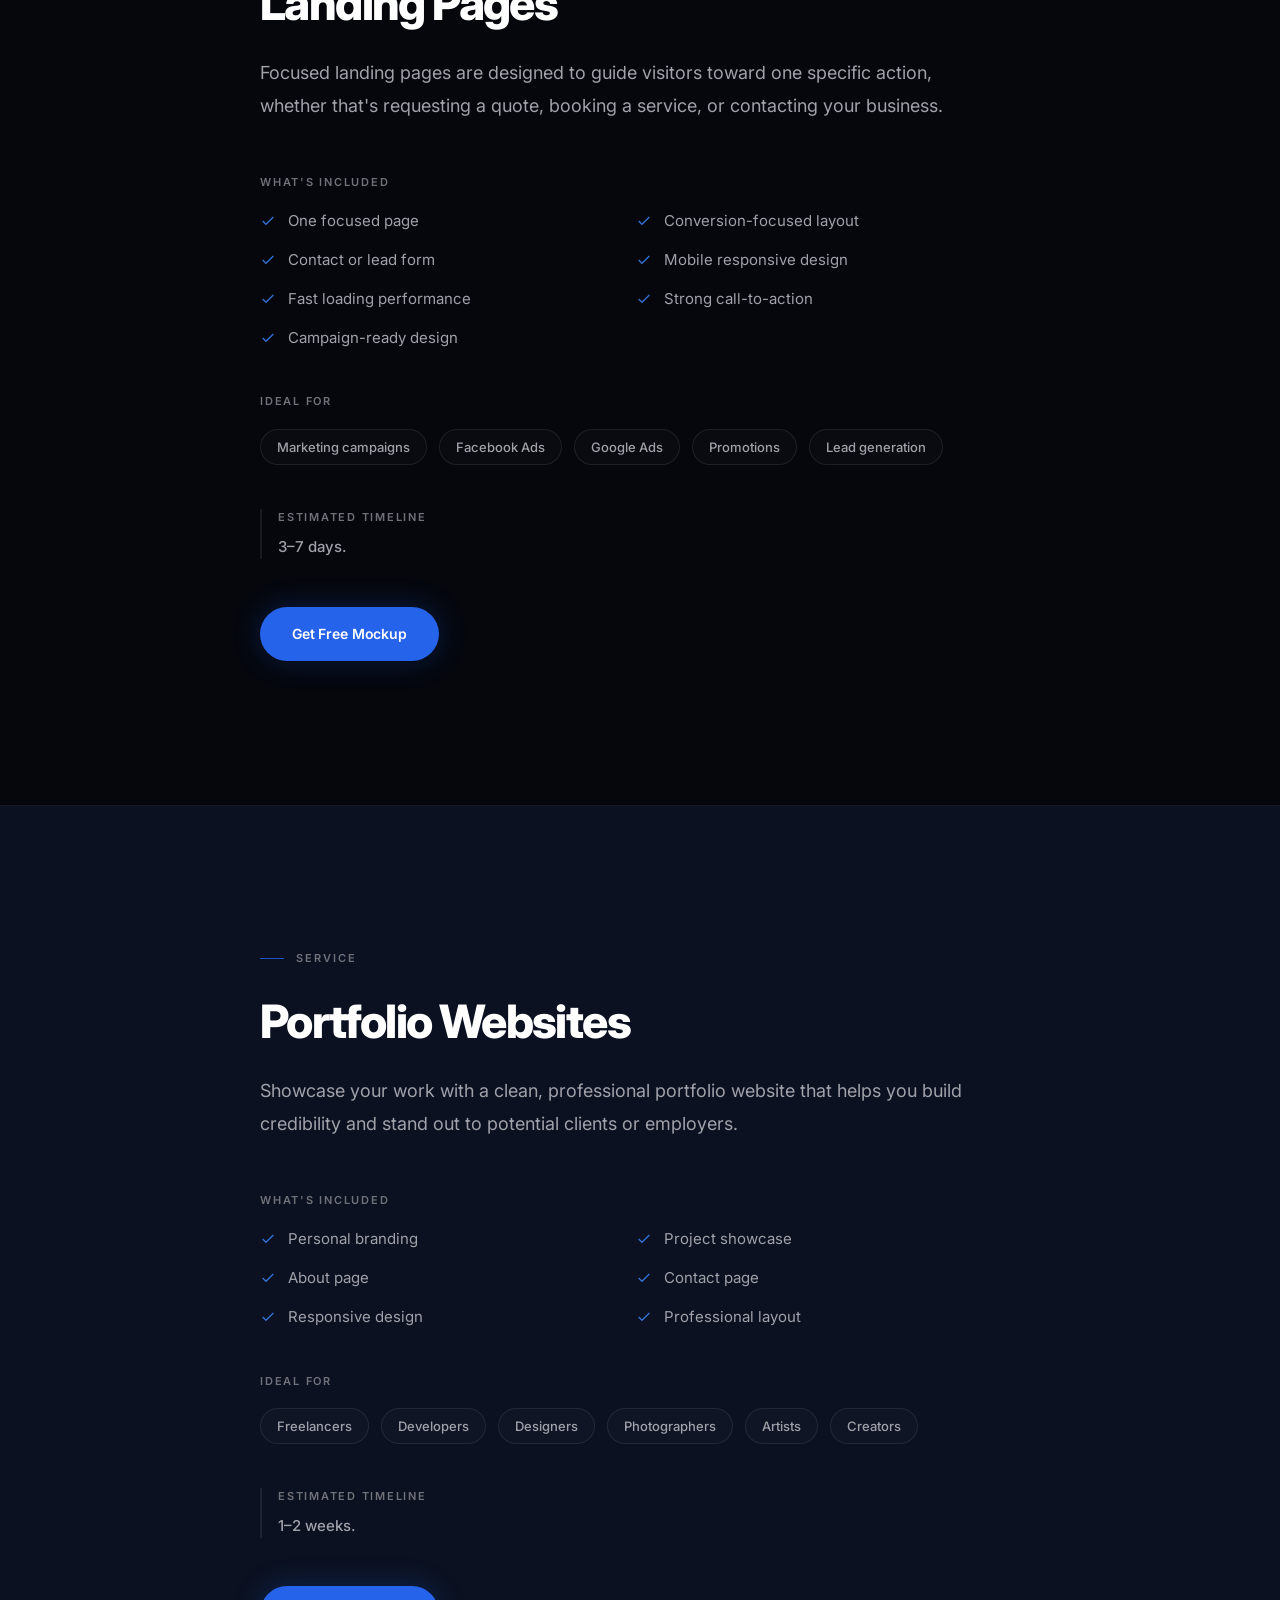
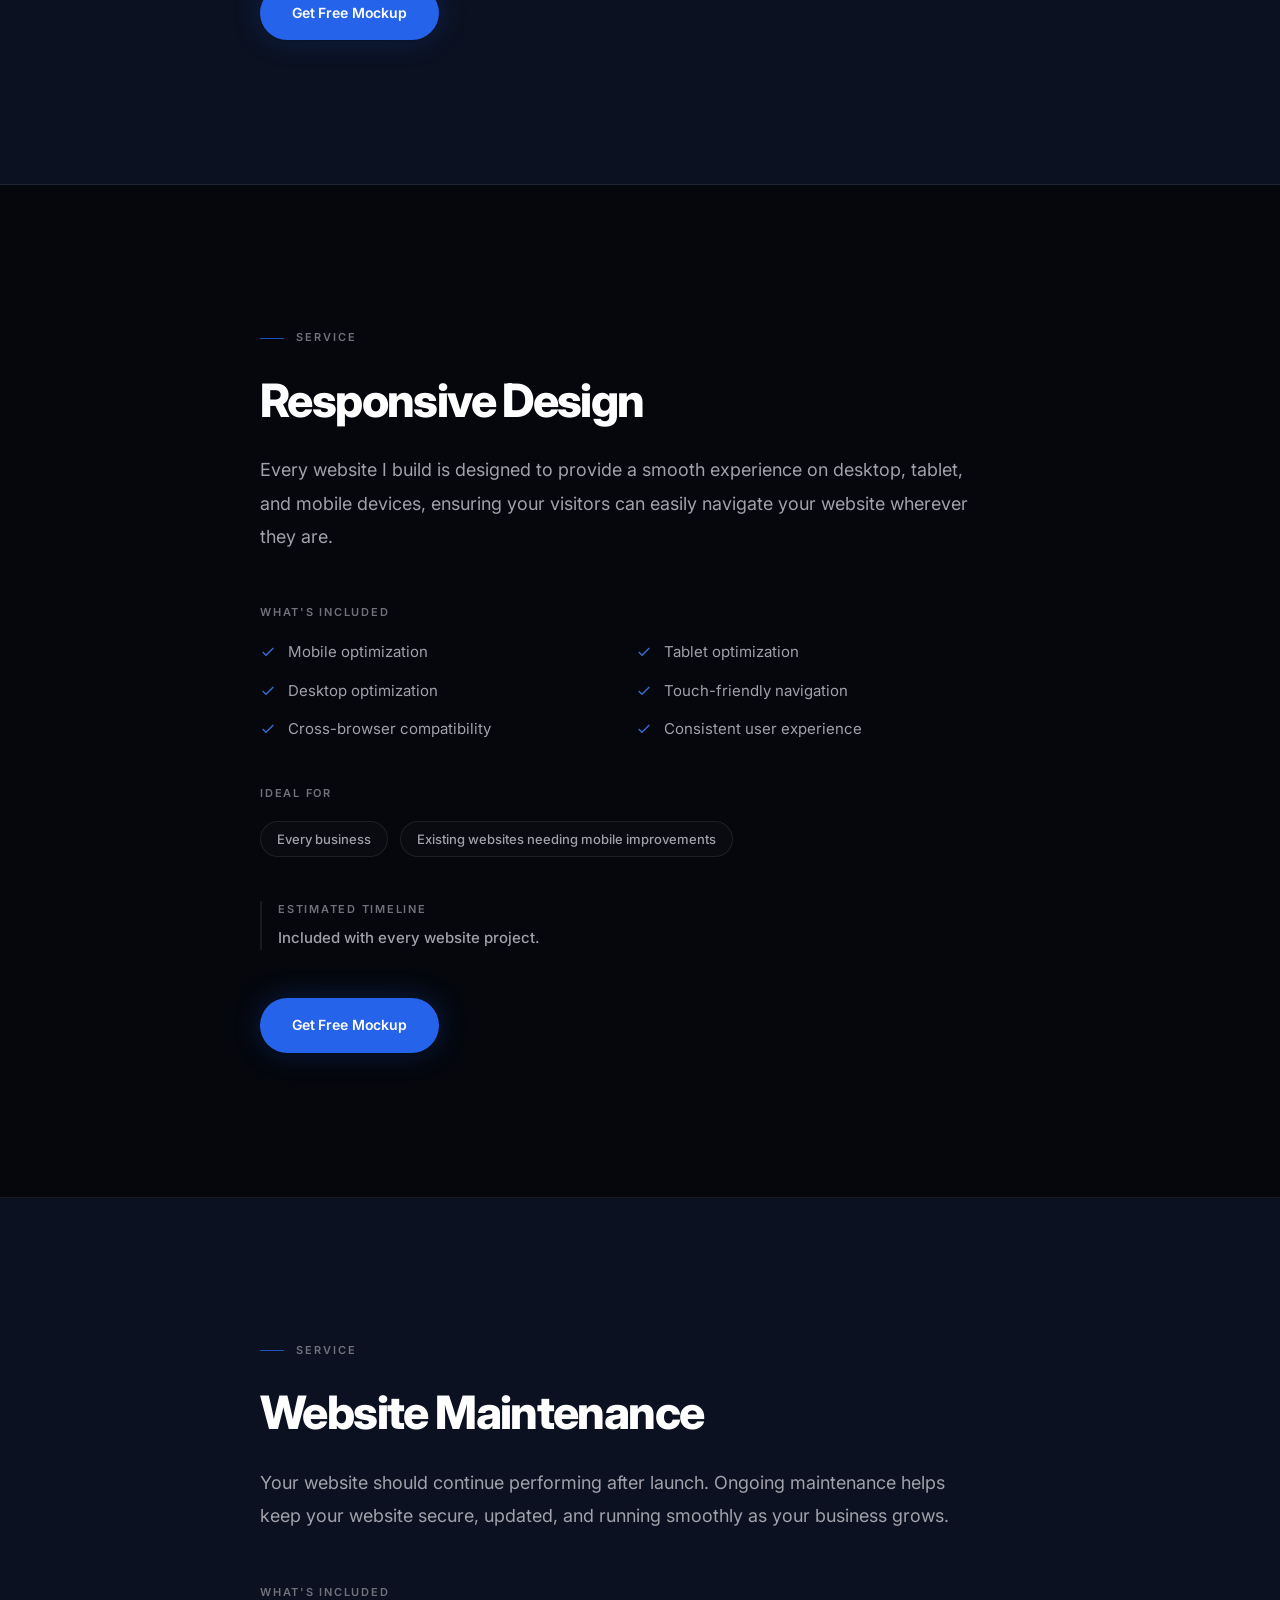
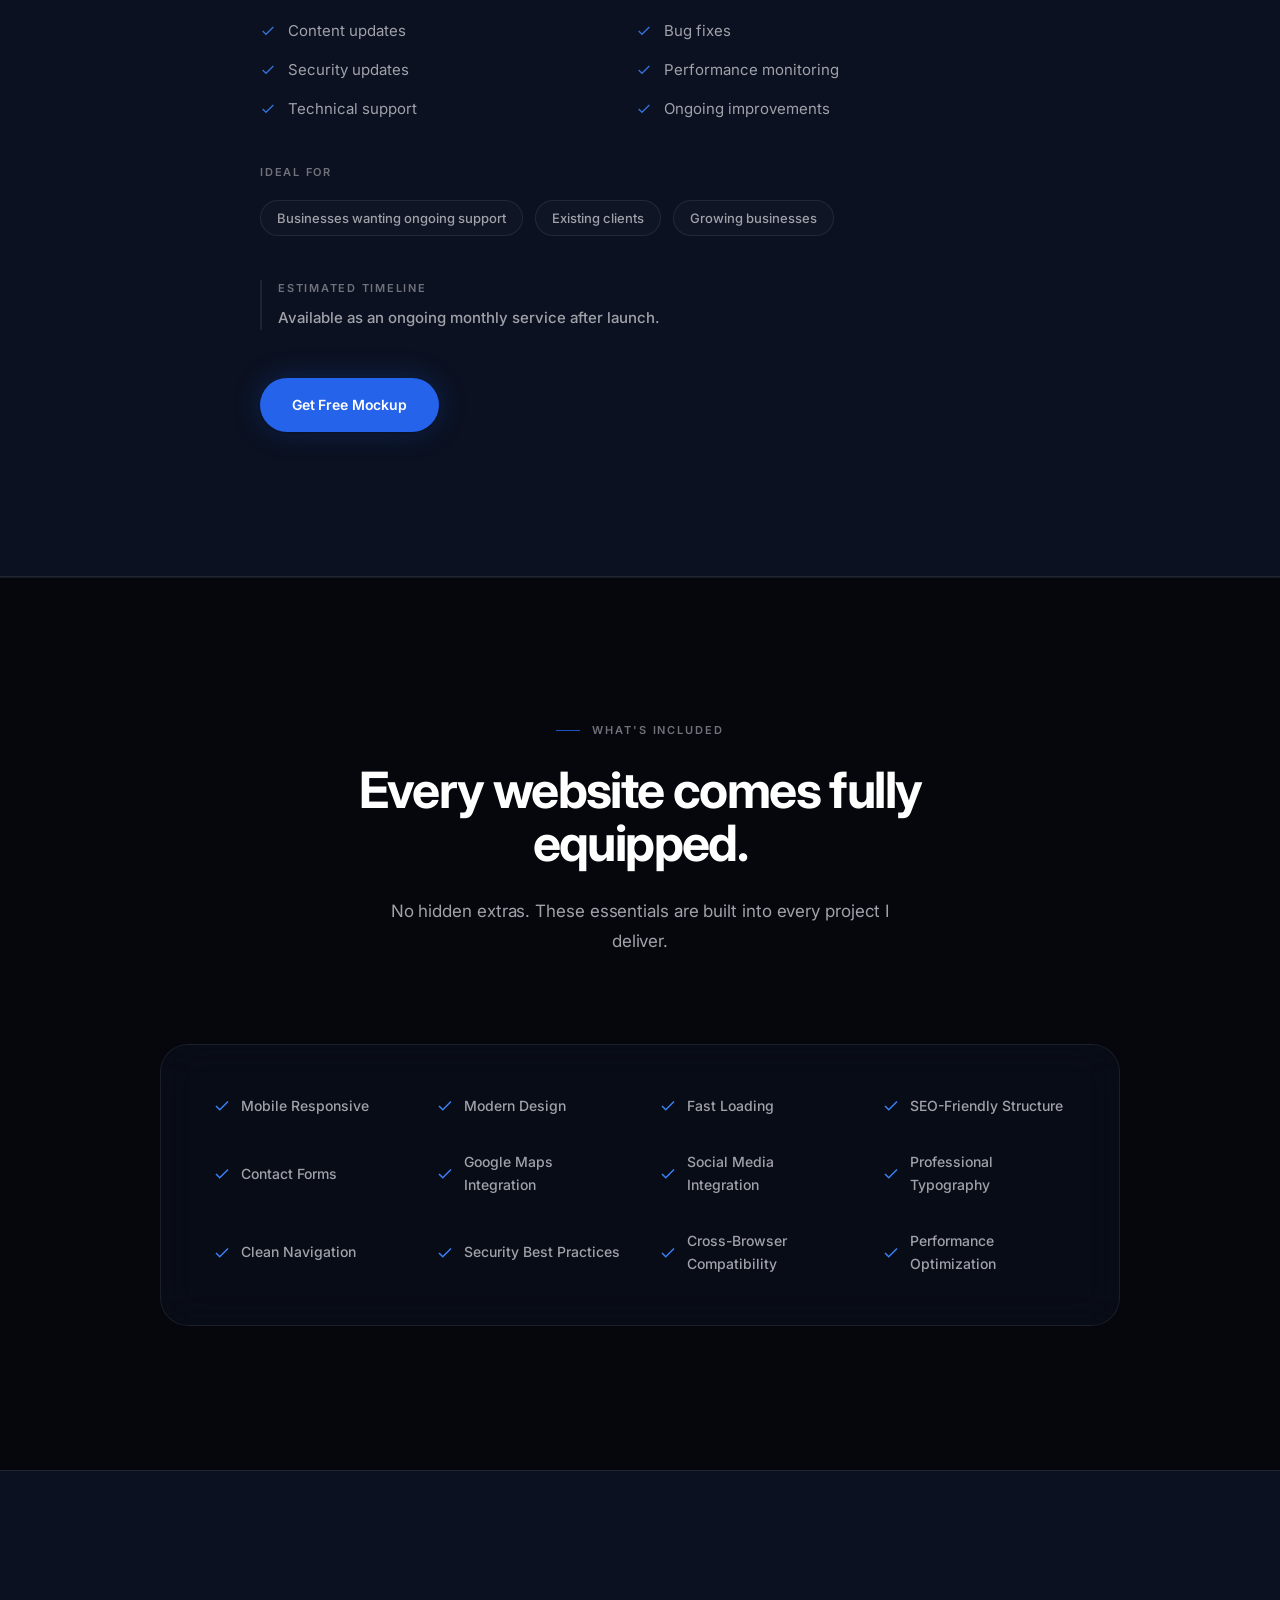
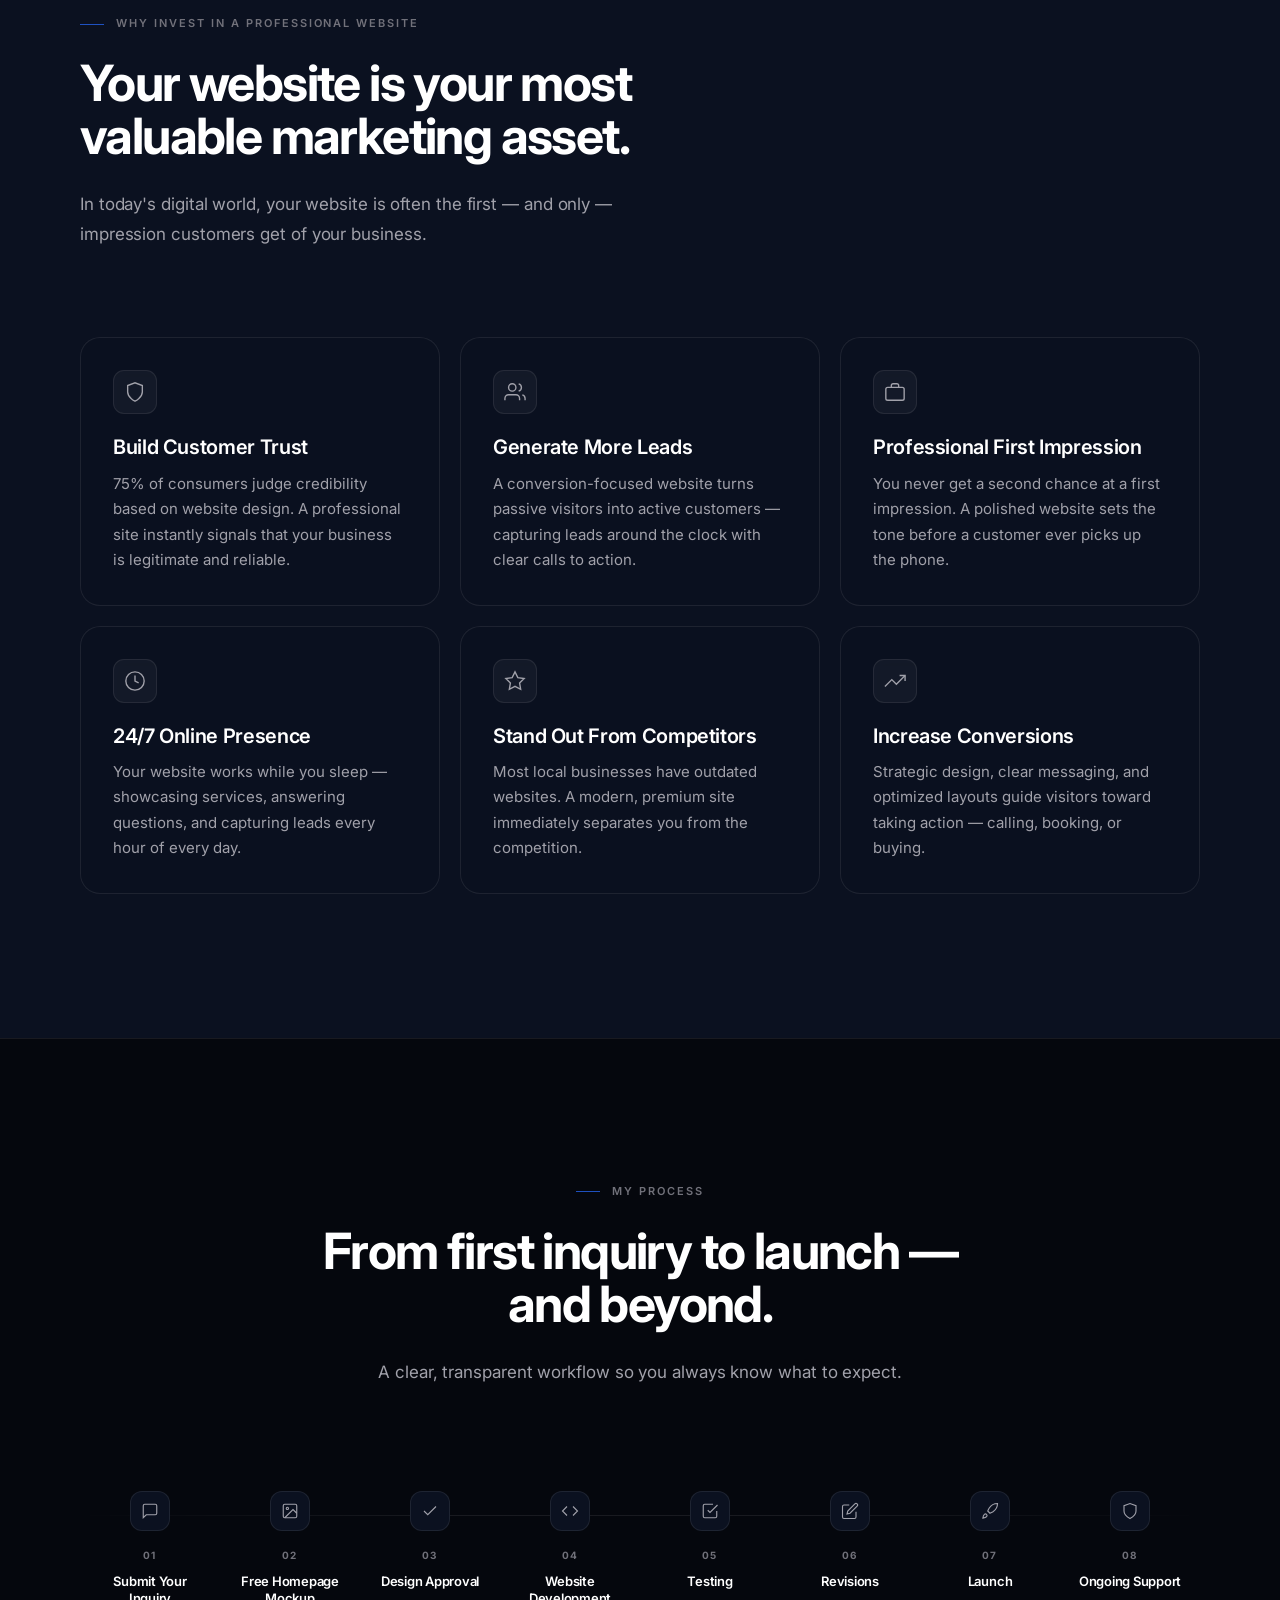
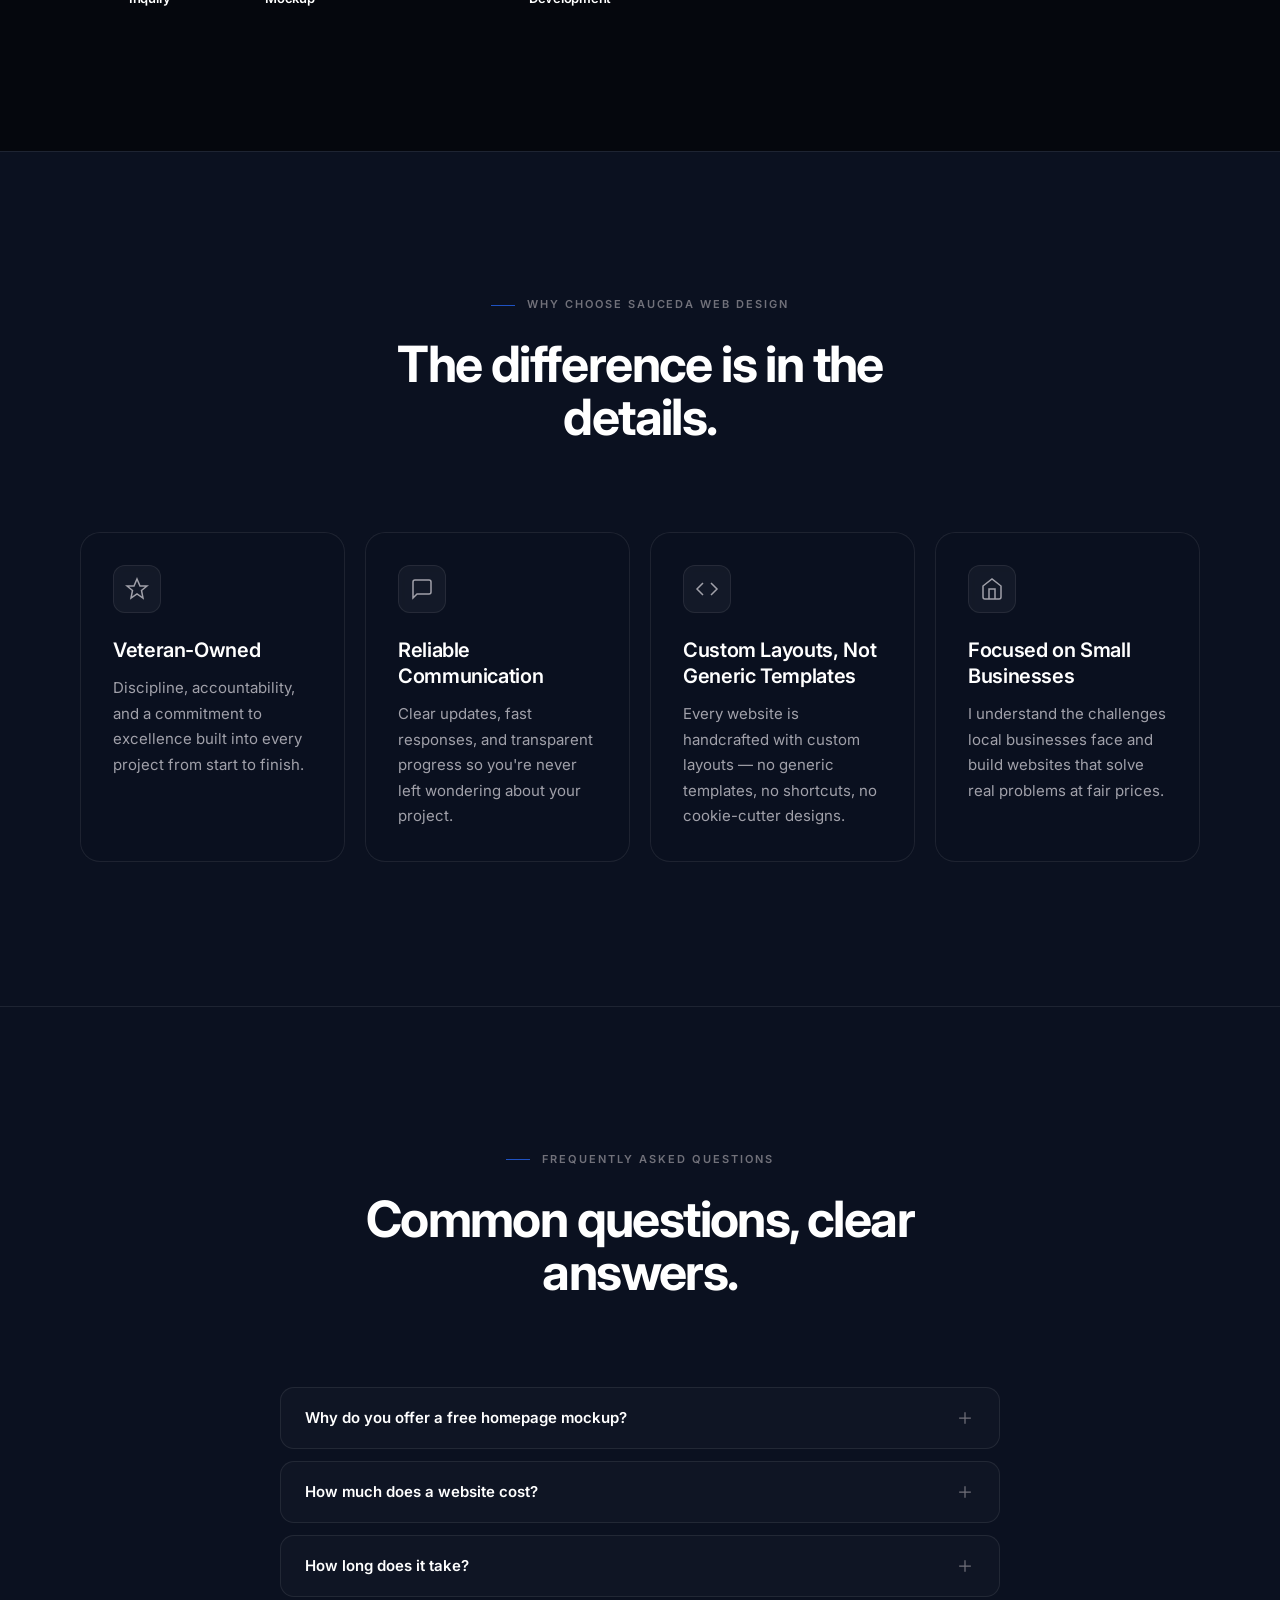
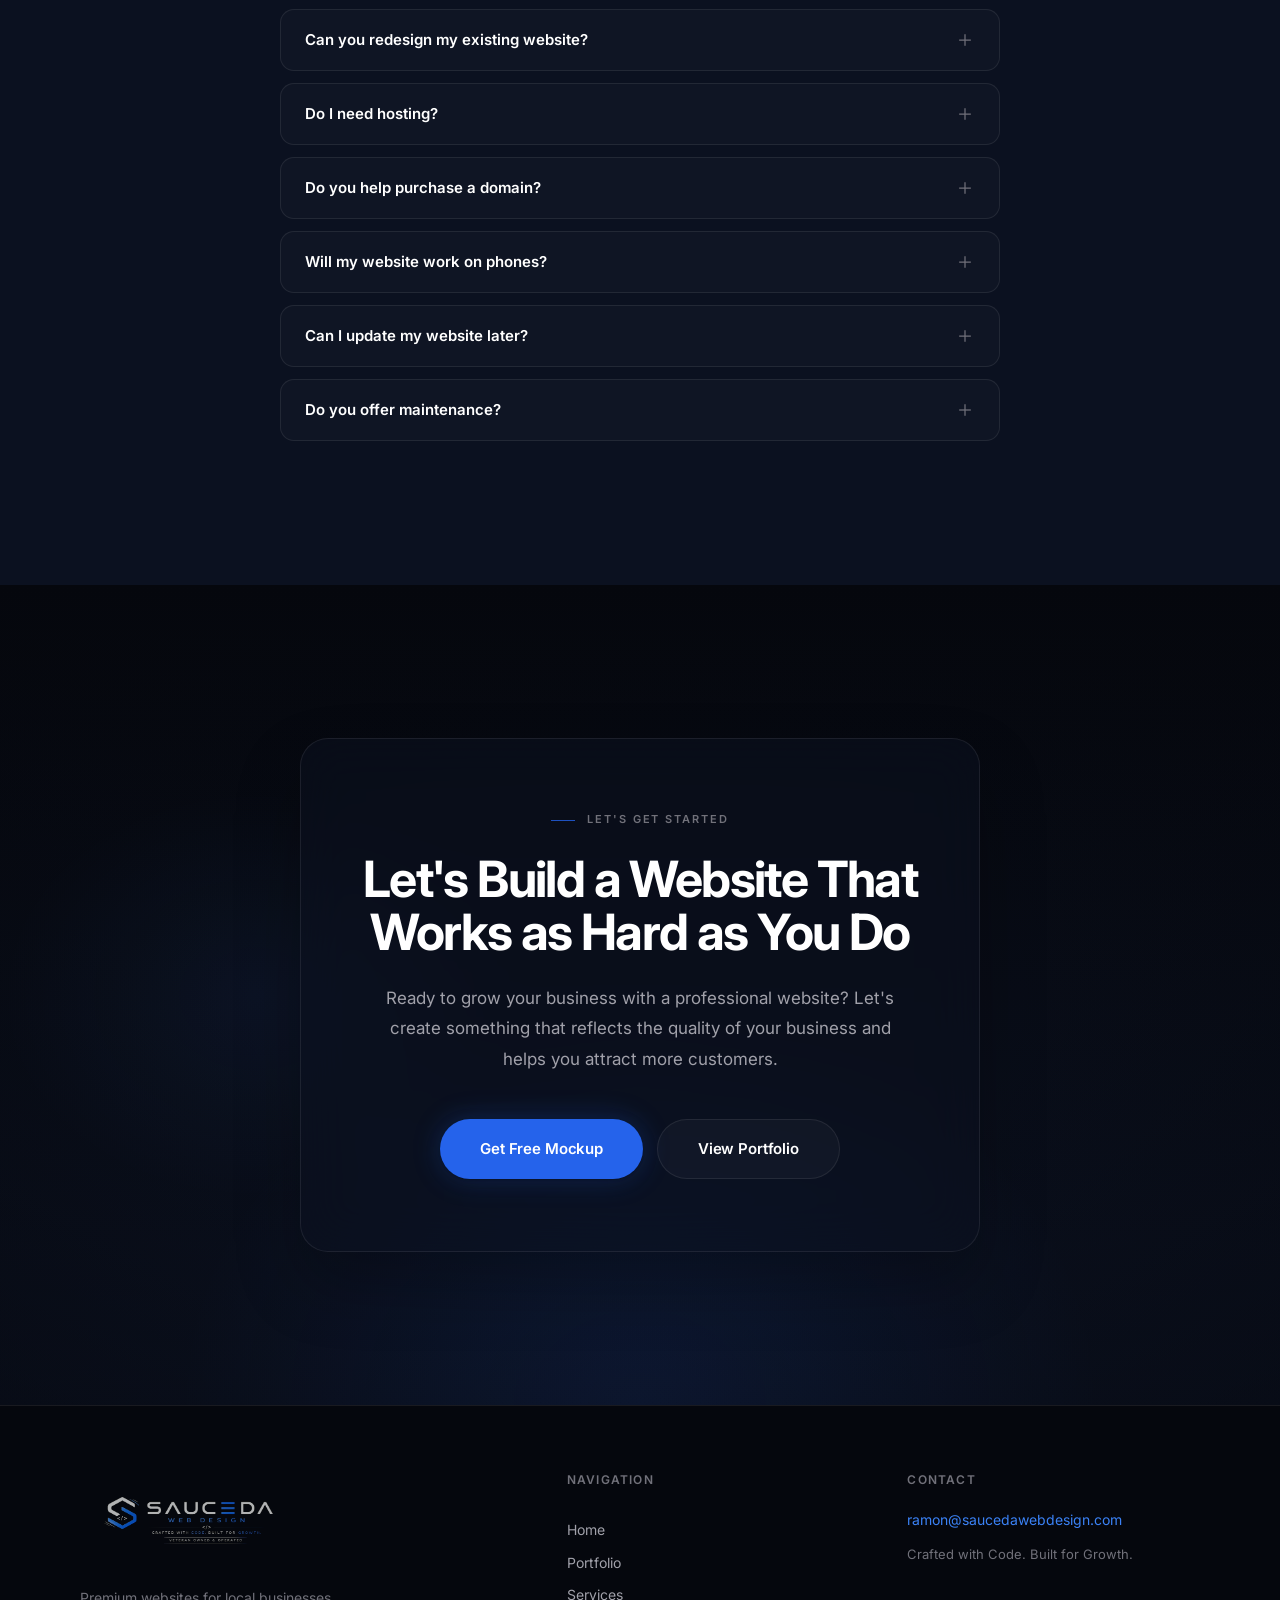
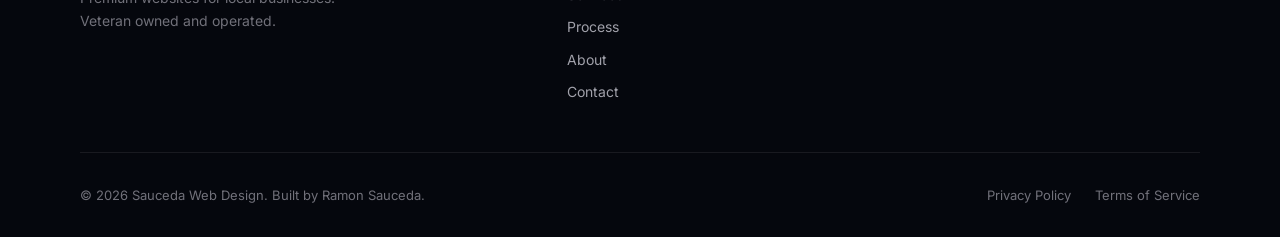
<file: services.html>
<!DOCTYPE html>
<html lang="en">
<head>
    <meta charset="UTF-8">
    <meta name="viewport" content="width=device-width, initial-scale=1.0">
    <meta name="description" content="Professional web design services for small businesses — custom websites, landing pages, redesigns, and maintenance by Sauceda Web Design.">
    <meta name="theme-color" content="#05070D">
    <meta property="og:title" content="Services — Sauceda Web Design">
    <meta property="og:description" content="Fast, modern, responsive websites that build trust, attract customers, and help your business grow online.">
    <meta property="og:type" content="website">
    <title>Services — Sauceda Web Design</title>
    <link rel="preconnect" href="https://fonts.googleapis.com">
    <link rel="preconnect" href="https://fonts.gstatic.com" crossorigin>
    <link href="https://fonts.googleapis.com/css2?family=Inter:wght@400;500;600;700;800&display=swap" rel="stylesheet">
    <link rel="stylesheet" href="css/base.css">
    <link rel="stylesheet" href="css/header.css">
    <link rel="stylesheet" href="css/home.css">
    <link rel="stylesheet" href="css/why.css">
    <link rel="stylesheet" href="css/process.css">
    <link rel="stylesheet" href="css/faq.css">
    <link rel="stylesheet" href="css/contact.css">
    <link rel="stylesheet" href="css/footer.css">
    <link rel="stylesheet" href="css/services-page.css">
    <link rel="stylesheet" href="css/animations.css">
</head>
<body>

    <a href="#main" class="skip-link">Skip to content</a>
    <div class="noise" aria-hidden="true"></div>

    <header class="header" id="header">
        <div class="header__inner">
            <a href="index.html" class="logo" aria-label="Sauceda Web Design — Home">
                <img src="images/SaucedaWD Logo.jpeg" alt="" width="180" height="44" fetchpriority="high">
            </a>
            <nav class="nav" id="nav" aria-label="Main navigation">
                <a href="index.html">Home</a>
                <a href="portfolio.html">Portfolio</a>
                <a href="services.html" class="active">Services</a>
                <a href="process.html">Process</a>
                <a href="about.html">About</a>
                <a href="contact.html">Contact</a>
            </nav>
            <div class="header__actions">
                <a href="contact.html#contact-form" class="btn btn-primary btn-glow header-cta">Get Free Mockup</a>
                <button class="menu-btn" id="menuBtn" aria-label="Toggle menu" aria-expanded="false" aria-controls="nav">
                    <span></span><span></span>
                </button>
            </div>
        </div>
    </header>

    <main id="main">

        <!-- Hero -->
        <section class="page-hero" id="hero" aria-labelledby="hero-heading">
            <div class="page-hero-bg" aria-hidden="true">
                <div class="hero-grid-lines"></div>
                <div class="hero-glow hero-glow--1"></div>
                <div class="hero-glow hero-glow--2"></div>
                <div class="hero-vignette"></div>
            </div>
            <div class="container page-hero-content">
                <p class="eyebrow reveal">Services</p>
                <h1 id="hero-heading" class="reveal reveal-delay-1">Professional Web Design Services That Help Your Business Grow</h1>
                <p class="page-hero-text reveal reveal-delay-2">
                    Whether you're starting from scratch or redesigning an outdated website, I create fast, modern, responsive websites that build trust, attract customers, and help your business stand out online.
                </p>
                <div class="page-hero-buttons reveal reveal-delay-3">
                    <a href="contact.html#contact-form" class="btn btn-primary btn-glow">Get Free Mockup</a>
                    <a href="portfolio.html" class="btn btn-secondary">View Portfolio</a>
                </div>
            </div>
        </section>

        <!-- What I Offer -->
        <section class="section offer-section" id="offer" aria-labelledby="offer-heading">
            <div class="container">
                <header class="section-header section-header--center reveal">
                    <p class="eyebrow">What I Offer</p>
                    <h2 id="offer-heading">Solutions built for business growth.</h2>
                    <p class="section-desc section-desc--center">Every service is designed with one goal — help your business look professional online and convert more visitors into customers.</p>
                </header>

                <div class="offer-grid" data-stagger>

                    <article class="offer-card glass-card reveal">
                        <div class="offer-icon" aria-hidden="true"><svg width="24" height="24" viewBox="0 0 24 24" fill="none" stroke="currentColor" stroke-width="1.5"><rect x="2" y="3" width="20" height="14" rx="2"/><line x1="8" y1="21" x2="16" y2="21"/><line x1="12" y1="17" x2="12" y2="21"/></svg></div>
                        <h3>Small Business Websites</h3>
                        <p>Custom websites designed to establish credibility and generate more customers.</p>
                        <ul class="offer-benefits">
                            <li>Professional brand presence</li>
                            <li>Lead-generating layout</li>
                            <li>Mobile-first design</li>
                        </ul>
                        <a href="#small-business-websites" class="btn btn-secondary btn-sm">Learn More</a>
                    </article>

                    <article class="offer-card glass-card reveal">
                        <div class="offer-icon" aria-hidden="true"><svg width="24" height="24" viewBox="0 0 24 24" fill="none" stroke="currentColor" stroke-width="1.5"><path d="M14 2H6a2 2 0 00-2 2v16a2 2 0 002 2h12a2 2 0 002-2V8z"/><polyline points="14 2 14 8 20 8"/><line x1="16" y1="13" x2="8" y2="13"/><line x1="16" y1="17" x2="8" y2="17"/></svg></div>
                        <h3>Landing Pages</h3>
                        <p>High-converting landing pages built for marketing campaigns and lead generation.</p>
                        <ul class="offer-benefits">
                            <li>Single focused call-to-action</li>
                            <li>Campaign-ready design</li>
                            <li>Optimized for conversions</li>
                        </ul>
                        <a href="#landing-pages" class="btn btn-secondary btn-sm">Learn More</a>
                    </article>

                    <article class="offer-card glass-card reveal">
                        <div class="offer-icon" aria-hidden="true"><svg width="24" height="24" viewBox="0 0 24 24" fill="none" stroke="currentColor" stroke-width="1.5"><polyline points="23 4 23 10 17 10"/><polyline points="1 20 1 14 7 14"/><path d="M3.51 9a9 9 0 0114.85-3.36L23 10M1 14l4.64 4.36A9 9 0 0020.49 15"/></svg></div>
                        <h3>Website Redesigns</h3>
                        <p>Transform outdated websites into modern, responsive experiences.</p>
                        <ul class="offer-benefits">
                            <li>Modern visual refresh</li>
                            <li>Improved user experience</li>
                            <li>Better performance scores</li>
                        </ul>
                        <a href="#website-redesigns" class="btn btn-secondary btn-sm">Learn More</a>
                    </article>

                    <article class="offer-card glass-card reveal">
                        <div class="offer-icon" aria-hidden="true"><svg width="24" height="24" viewBox="0 0 24 24" fill="none" stroke="currentColor" stroke-width="1.5"><rect x="3" y="3" width="18" height="18" rx="2"/><circle cx="8.5" cy="8.5" r="1.5"/><polyline points="21 15 16 10 5 21"/></svg></div>
                        <h3>Portfolio Websites</h3>
                        <p>Professional personal websites for freelancers, creators, and professionals.</p>
                        <ul class="offer-benefits">
                            <li>Showcase your best work</li>
                            <li>Stand out to clients</li>
                            <li>Personal brand building</li>
                        </ul>
                        <a href="#portfolio-websites" class="btn btn-secondary btn-sm">Learn More</a>
                    </article>

                    <article class="offer-card glass-card reveal">
                        <div class="offer-icon" aria-hidden="true"><svg width="24" height="24" viewBox="0 0 24 24" fill="none" stroke="currentColor" stroke-width="1.5"><rect x="5" y="2" width="14" height="20" rx="2"/><line x1="12" y1="18" x2="12" y2="18.01"/></svg></div>
                        <h3>Responsive Design</h3>
                        <p>Every website works perfectly on desktop, tablet, and mobile.</p>
                        <ul class="offer-benefits">
                            <li>Flawless on all devices</li>
                            <li>Touch-friendly navigation</li>
                            <li>Consistent brand experience</li>
                        </ul>
                        <a href="#responsive-design" class="btn btn-secondary btn-sm">Learn More</a>
                    </article>

                    <article class="offer-card glass-card reveal">
                        <div class="offer-icon" aria-hidden="true"><svg width="24" height="24" viewBox="0 0 24 24" fill="none" stroke="currentColor" stroke-width="1.5"><path d="M14.7 6.3a1 1 0 000 1.4l1.6 1.6a1 1 0 001.4 0l3.77-3.77a6 6 0 01-7.94 7.94l-6.91 6.91a2.12 2.12 0 01-3-3l6.91-6.91a6 6 0 017.94-7.94l-3.76 3.76z"/></svg></div>
                        <h3>Website Maintenance</h3>
                        <p>Ongoing updates, fixes, security, and support after launch.</p>
                        <ul class="offer-benefits">
                            <li>Regular security updates</li>
                            <li>Content changes on demand</li>
                            <li>Peace of mind support</li>
                        </ul>
                        <a href="#website-maintenance" class="btn btn-secondary btn-sm">Learn More</a>
                    </article>

                </div>
            </div>
        </section>

        <!-- Service Details -->
        <div class="service-details" id="service-details">

            <!-- 1. Small Business Websites -->
            <section class="section service-detail" id="small-business-websites" aria-labelledby="small-business-heading">
                <div class="container container--service-detail">
                    <article class="service-detail-content reveal">
                            <p class="eyebrow">Service</p>
                            <h2 id="small-business-heading">Small Business Websites</h2>
                            <p class="service-detail-intro">Your website is often the first impression customers have of your business. I build modern, responsive websites that help establish credibility, showcase your services, and make it easy for customers to get in touch.</p>
                            <div class="service-detail-block">
                                <h3 class="service-detail-label">What's Included</h3>
                                <ul class="service-detail-checklist">
                                    <li><svg width="16" height="16" viewBox="0 0 24 24" fill="none" stroke="currentColor" stroke-width="2" aria-hidden="true"><polyline points="20 6 9 17 4 12"/></svg>Custom website tailored to your business</li>
                                    <li><svg width="16" height="16" viewBox="0 0 24 24" fill="none" stroke="currentColor" stroke-width="2" aria-hidden="true"><polyline points="20 6 9 17 4 12"/></svg>Responsive design for all devices</li>
                                    <li><svg width="16" height="16" viewBox="0 0 24 24" fill="none" stroke="currentColor" stroke-width="2" aria-hidden="true"><polyline points="20 6 9 17 4 12"/></svg>Contact form</li>
                                    <li><svg width="16" height="16" viewBox="0 0 24 24" fill="none" stroke="currentColor" stroke-width="2" aria-hidden="true"><polyline points="20 6 9 17 4 12"/></svg>Google Maps integration</li>
                                    <li><svg width="16" height="16" viewBox="0 0 24 24" fill="none" stroke="currentColor" stroke-width="2" aria-hidden="true"><polyline points="20 6 9 17 4 12"/></svg>Basic SEO foundation</li>
                                    <li><svg width="16" height="16" viewBox="0 0 24 24" fill="none" stroke="currentColor" stroke-width="2" aria-hidden="true"><polyline points="20 6 9 17 4 12"/></svg>Fast-loading pages</li>
                                    <li><svg width="16" height="16" viewBox="0 0 24 24" fill="none" stroke="currentColor" stroke-width="2" aria-hidden="true"><polyline points="20 6 9 17 4 12"/></svg>Clear calls-to-action</li>
                                    <li><svg width="16" height="16" viewBox="0 0 24 24" fill="none" stroke="currentColor" stroke-width="2" aria-hidden="true"><polyline points="20 6 9 17 4 12"/></svg>Professional layout and branding</li>
                                </ul>
                            </div>
                            <div class="service-detail-block">
                                <h3 class="service-detail-label">Ideal For</h3>
                                <ul class="service-detail-tags">
                                    <li>Contractors</li>
                                    <li>Restaurants</li>
                                    <li>Landscapers</li>
                                    <li>Electricians</li>
                                    <li>Plumbers</li>
                                    <li>Local service businesses</li>
                                    <li>Small business owners</li>
                                </ul>
                            </div>
                            <div class="service-detail-meta">
                                <span class="service-detail-meta-label">Estimated Timeline</span>
                                <p>1–3 weeks depending on project size.</p>
                            </div>
                            <a href="contact.html#contact-form" class="btn btn-primary btn-glow">Get Free Mockup</a>
                    </article>
                </div>
            </section>

            <!-- 2. Website Redesigns -->
            <section class="section service-detail service-detail--alt" id="website-redesigns" aria-labelledby="redesigns-heading">
                <div class="container container--service-detail">
                    <article class="service-detail-content reveal">
                            <p class="eyebrow">Service</p>
                            <h2 id="redesigns-heading">Website Redesigns</h2>
                            <p class="service-detail-intro">If your current website feels outdated or no longer reflects your business, I can redesign it with a modern look, improved usability, and a better experience across every device.</p>
                            <div class="service-detail-block">
                                <h3 class="service-detail-label">What's Included</h3>
                                <ul class="service-detail-checklist">
                                    <li><svg width="16" height="16" viewBox="0 0 24 24" fill="none" stroke="currentColor" stroke-width="2" aria-hidden="true"><polyline points="20 6 9 17 4 12"/></svg>Modern visual redesign</li>
                                    <li><svg width="16" height="16" viewBox="0 0 24 24" fill="none" stroke="currentColor" stroke-width="2" aria-hidden="true"><polyline points="20 6 9 17 4 12"/></svg>Mobile optimization</li>
                                    <li><svg width="16" height="16" viewBox="0 0 24 24" fill="none" stroke="currentColor" stroke-width="2" aria-hidden="true"><polyline points="20 6 9 17 4 12"/></svg>Improved navigation</li>
                                    <li><svg width="16" height="16" viewBox="0 0 24 24" fill="none" stroke="currentColor" stroke-width="2" aria-hidden="true"><polyline points="20 6 9 17 4 12"/></svg>Better page organization</li>
                                    <li><svg width="16" height="16" viewBox="0 0 24 24" fill="none" stroke="currentColor" stroke-width="2" aria-hidden="true"><polyline points="20 6 9 17 4 12"/></svg>Performance improvements</li>
                                    <li><svg width="16" height="16" viewBox="0 0 24 24" fill="none" stroke="currentColor" stroke-width="2" aria-hidden="true"><polyline points="20 6 9 17 4 12"/></svg>Accessibility improvements</li>
                                    <li><svg width="16" height="16" viewBox="0 0 24 24" fill="none" stroke="currentColor" stroke-width="2" aria-hidden="true"><polyline points="20 6 9 17 4 12"/></svg>Updated branding consistency</li>
                                </ul>
                            </div>
                            <div class="service-detail-block">
                                <h3 class="service-detail-label">Ideal For</h3>
                                <ul class="service-detail-tags">
                                    <li>Businesses with outdated websites</li>
                                    <li>Growing companies</li>
                                    <li>Businesses needing a refreshed online presence</li>
                                </ul>
                            </div>
                            <div class="service-detail-meta">
                                <span class="service-detail-meta-label">Estimated Timeline</span>
                                <p>1–3 weeks depending on project size.</p>
                            </div>
                            <a href="contact.html#contact-form" class="btn btn-primary btn-glow">Get Free Mockup</a>
                    </article>
                </div>
            </section>

            <!-- 3. Landing Pages -->
            <section class="section service-detail" id="landing-pages" aria-labelledby="landing-pages-heading">
                <div class="container container--service-detail">
                    <article class="service-detail-content reveal">
                            <p class="eyebrow">Service</p>
                            <h2 id="landing-pages-heading">Landing Pages</h2>
                            <p class="service-detail-intro">Focused landing pages are designed to guide visitors toward one specific action, whether that's requesting a quote, booking a service, or contacting your business.</p>
                            <div class="service-detail-block">
                                <h3 class="service-detail-label">What's Included</h3>
                                <ul class="service-detail-checklist">
                                    <li><svg width="16" height="16" viewBox="0 0 24 24" fill="none" stroke="currentColor" stroke-width="2" aria-hidden="true"><polyline points="20 6 9 17 4 12"/></svg>One focused page</li>
                                    <li><svg width="16" height="16" viewBox="0 0 24 24" fill="none" stroke="currentColor" stroke-width="2" aria-hidden="true"><polyline points="20 6 9 17 4 12"/></svg>Conversion-focused layout</li>
                                    <li><svg width="16" height="16" viewBox="0 0 24 24" fill="none" stroke="currentColor" stroke-width="2" aria-hidden="true"><polyline points="20 6 9 17 4 12"/></svg>Contact or lead form</li>
                                    <li><svg width="16" height="16" viewBox="0 0 24 24" fill="none" stroke="currentColor" stroke-width="2" aria-hidden="true"><polyline points="20 6 9 17 4 12"/></svg>Mobile responsive design</li>
                                    <li><svg width="16" height="16" viewBox="0 0 24 24" fill="none" stroke="currentColor" stroke-width="2" aria-hidden="true"><polyline points="20 6 9 17 4 12"/></svg>Fast loading performance</li>
                                    <li><svg width="16" height="16" viewBox="0 0 24 24" fill="none" stroke="currentColor" stroke-width="2" aria-hidden="true"><polyline points="20 6 9 17 4 12"/></svg>Strong call-to-action</li>
                                    <li><svg width="16" height="16" viewBox="0 0 24 24" fill="none" stroke="currentColor" stroke-width="2" aria-hidden="true"><polyline points="20 6 9 17 4 12"/></svg>Campaign-ready design</li>
                                </ul>
                            </div>
                            <div class="service-detail-block">
                                <h3 class="service-detail-label">Ideal For</h3>
                                <ul class="service-detail-tags">
                                    <li>Marketing campaigns</li>
                                    <li>Facebook Ads</li>
                                    <li>Google Ads</li>
                                    <li>Promotions</li>
                                    <li>Lead generation</li>
                                </ul>
                            </div>
                            <div class="service-detail-meta">
                                <span class="service-detail-meta-label">Estimated Timeline</span>
                                <p>3–7 days.</p>
                            </div>
                            <a href="contact.html#contact-form" class="btn btn-primary btn-glow">Get Free Mockup</a>
                    </article>
                </div>
            </section>

            <!-- 4. Portfolio Websites -->
            <section class="section service-detail service-detail--alt" id="portfolio-websites" aria-labelledby="portfolio-websites-heading">
                <div class="container container--service-detail">
                    <article class="service-detail-content reveal">
                            <p class="eyebrow">Service</p>
                            <h2 id="portfolio-websites-heading">Portfolio Websites</h2>
                            <p class="service-detail-intro">Showcase your work with a clean, professional portfolio website that helps you build credibility and stand out to potential clients or employers.</p>
                            <div class="service-detail-block">
                                <h3 class="service-detail-label">What's Included</h3>
                                <ul class="service-detail-checklist">
                                    <li><svg width="16" height="16" viewBox="0 0 24 24" fill="none" stroke="currentColor" stroke-width="2" aria-hidden="true"><polyline points="20 6 9 17 4 12"/></svg>Personal branding</li>
                                    <li><svg width="16" height="16" viewBox="0 0 24 24" fill="none" stroke="currentColor" stroke-width="2" aria-hidden="true"><polyline points="20 6 9 17 4 12"/></svg>Project showcase</li>
                                    <li><svg width="16" height="16" viewBox="0 0 24 24" fill="none" stroke="currentColor" stroke-width="2" aria-hidden="true"><polyline points="20 6 9 17 4 12"/></svg>About page</li>
                                    <li><svg width="16" height="16" viewBox="0 0 24 24" fill="none" stroke="currentColor" stroke-width="2" aria-hidden="true"><polyline points="20 6 9 17 4 12"/></svg>Contact page</li>
                                    <li><svg width="16" height="16" viewBox="0 0 24 24" fill="none" stroke="currentColor" stroke-width="2" aria-hidden="true"><polyline points="20 6 9 17 4 12"/></svg>Responsive design</li>
                                    <li><svg width="16" height="16" viewBox="0 0 24 24" fill="none" stroke="currentColor" stroke-width="2" aria-hidden="true"><polyline points="20 6 9 17 4 12"/></svg>Professional layout</li>
                                </ul>
                            </div>
                            <div class="service-detail-block">
                                <h3 class="service-detail-label">Ideal For</h3>
                                <ul class="service-detail-tags">
                                    <li>Freelancers</li>
                                    <li>Developers</li>
                                    <li>Designers</li>
                                    <li>Photographers</li>
                                    <li>Artists</li>
                                    <li>Creators</li>
                                </ul>
                            </div>
                            <div class="service-detail-meta">
                                <span class="service-detail-meta-label">Estimated Timeline</span>
                                <p>1–2 weeks.</p>
                            </div>
                            <a href="contact.html#contact-form" class="btn btn-primary btn-glow">Get Free Mockup</a>
                    </article>
                </div>
            </section>

            <!-- 5. Responsive Design -->
            <section class="section service-detail" id="responsive-design" aria-labelledby="responsive-design-heading">
                <div class="container container--service-detail">
                    <article class="service-detail-content reveal">
                            <p class="eyebrow">Service</p>
                            <h2 id="responsive-design-heading">Responsive Design</h2>
                            <p class="service-detail-intro">Every website I build is designed to provide a smooth experience on desktop, tablet, and mobile devices, ensuring your visitors can easily navigate your website wherever they are.</p>
                            <div class="service-detail-block">
                                <h3 class="service-detail-label">What's Included</h3>
                                <ul class="service-detail-checklist">
                                    <li><svg width="16" height="16" viewBox="0 0 24 24" fill="none" stroke="currentColor" stroke-width="2" aria-hidden="true"><polyline points="20 6 9 17 4 12"/></svg>Mobile optimization</li>
                                    <li><svg width="16" height="16" viewBox="0 0 24 24" fill="none" stroke="currentColor" stroke-width="2" aria-hidden="true"><polyline points="20 6 9 17 4 12"/></svg>Tablet optimization</li>
                                    <li><svg width="16" height="16" viewBox="0 0 24 24" fill="none" stroke="currentColor" stroke-width="2" aria-hidden="true"><polyline points="20 6 9 17 4 12"/></svg>Desktop optimization</li>
                                    <li><svg width="16" height="16" viewBox="0 0 24 24" fill="none" stroke="currentColor" stroke-width="2" aria-hidden="true"><polyline points="20 6 9 17 4 12"/></svg>Touch-friendly navigation</li>
                                    <li><svg width="16" height="16" viewBox="0 0 24 24" fill="none" stroke="currentColor" stroke-width="2" aria-hidden="true"><polyline points="20 6 9 17 4 12"/></svg>Cross-browser compatibility</li>
                                    <li><svg width="16" height="16" viewBox="0 0 24 24" fill="none" stroke="currentColor" stroke-width="2" aria-hidden="true"><polyline points="20 6 9 17 4 12"/></svg>Consistent user experience</li>
                                </ul>
                            </div>
                            <div class="service-detail-block">
                                <h3 class="service-detail-label">Ideal For</h3>
                                <ul class="service-detail-tags">
                                    <li>Every business</li>
                                    <li>Existing websites needing mobile improvements</li>
                                </ul>
                            </div>
                            <div class="service-detail-meta">
                                <span class="service-detail-meta-label">Estimated Timeline</span>
                                <p>Included with every website project.</p>
                            </div>
                            <a href="contact.html#contact-form" class="btn btn-primary btn-glow">Get Free Mockup</a>
                    </article>
                </div>
            </section>

            <!-- 6. Website Maintenance -->
            <section class="section service-detail service-detail--alt" id="website-maintenance" aria-labelledby="maintenance-heading">
                <div class="container container--service-detail">
                    <article class="service-detail-content reveal">
                            <p class="eyebrow">Service</p>
                            <h2 id="maintenance-heading">Website Maintenance</h2>
                            <p class="service-detail-intro">Your website should continue performing after launch. Ongoing maintenance helps keep your website secure, updated, and running smoothly as your business grows.</p>
                            <div class="service-detail-block">
                                <h3 class="service-detail-label">What's Included</h3>
                                <ul class="service-detail-checklist">
                                    <li><svg width="16" height="16" viewBox="0 0 24 24" fill="none" stroke="currentColor" stroke-width="2" aria-hidden="true"><polyline points="20 6 9 17 4 12"/></svg>Content updates</li>
                                    <li><svg width="16" height="16" viewBox="0 0 24 24" fill="none" stroke="currentColor" stroke-width="2" aria-hidden="true"><polyline points="20 6 9 17 4 12"/></svg>Bug fixes</li>
                                    <li><svg width="16" height="16" viewBox="0 0 24 24" fill="none" stroke="currentColor" stroke-width="2" aria-hidden="true"><polyline points="20 6 9 17 4 12"/></svg>Security updates</li>
                                    <li><svg width="16" height="16" viewBox="0 0 24 24" fill="none" stroke="currentColor" stroke-width="2" aria-hidden="true"><polyline points="20 6 9 17 4 12"/></svg>Performance monitoring</li>
                                    <li><svg width="16" height="16" viewBox="0 0 24 24" fill="none" stroke="currentColor" stroke-width="2" aria-hidden="true"><polyline points="20 6 9 17 4 12"/></svg>Technical support</li>
                                    <li><svg width="16" height="16" viewBox="0 0 24 24" fill="none" stroke="currentColor" stroke-width="2" aria-hidden="true"><polyline points="20 6 9 17 4 12"/></svg>Ongoing improvements</li>
                                </ul>
                            </div>
                            <div class="service-detail-block">
                                <h3 class="service-detail-label">Ideal For</h3>
                                <ul class="service-detail-tags">
                                    <li>Businesses wanting ongoing support</li>
                                    <li>Existing clients</li>
                                    <li>Growing businesses</li>
                                </ul>
                            </div>
                            <div class="service-detail-meta">
                                <span class="service-detail-meta-label">Estimated Timeline</span>
                                <p>Available as an ongoing monthly service after launch.</p>
                            </div>
                            <a href="contact.html#contact-form" class="btn btn-primary btn-glow">Get Free Mockup</a>
                    </article>
                </div>
            </section>

        </div>

        <!-- What's Included -->
        <section class="section included-section" id="included" aria-labelledby="included-heading">
            <div class="container">
                <header class="section-header section-header--center reveal">
                    <p class="eyebrow">What's Included</p>
                    <h2 id="included-heading">Every website comes fully equipped.</h2>
                    <p class="section-desc section-desc--center">No hidden extras. These essentials are built into every project I deliver.</p>
                </header>
                <div class="included-grid reveal" data-stagger>
                    <div class="included-item reveal"><svg class="check-icon" width="18" height="18" viewBox="0 0 24 24" fill="none" stroke="currentColor" stroke-width="2" aria-hidden="true"><polyline points="20 6 9 17 4 12"/></svg>Mobile Responsive</div>
                    <div class="included-item reveal"><svg class="check-icon" width="18" height="18" viewBox="0 0 24 24" fill="none" stroke="currentColor" stroke-width="2" aria-hidden="true"><polyline points="20 6 9 17 4 12"/></svg>Modern Design</div>
                    <div class="included-item reveal"><svg class="check-icon" width="18" height="18" viewBox="0 0 24 24" fill="none" stroke="currentColor" stroke-width="2" aria-hidden="true"><polyline points="20 6 9 17 4 12"/></svg>Fast Loading</div>
                    <div class="included-item reveal"><svg class="check-icon" width="18" height="18" viewBox="0 0 24 24" fill="none" stroke="currentColor" stroke-width="2" aria-hidden="true"><polyline points="20 6 9 17 4 12"/></svg>SEO-Friendly Structure</div>
                    <div class="included-item reveal"><svg class="check-icon" width="18" height="18" viewBox="0 0 24 24" fill="none" stroke="currentColor" stroke-width="2" aria-hidden="true"><polyline points="20 6 9 17 4 12"/></svg>Contact Forms</div>
                    <div class="included-item reveal"><svg class="check-icon" width="18" height="18" viewBox="0 0 24 24" fill="none" stroke="currentColor" stroke-width="2" aria-hidden="true"><polyline points="20 6 9 17 4 12"/></svg>Google Maps Integration</div>
                    <div class="included-item reveal"><svg class="check-icon" width="18" height="18" viewBox="0 0 24 24" fill="none" stroke="currentColor" stroke-width="2" aria-hidden="true"><polyline points="20 6 9 17 4 12"/></svg>Social Media Integration</div>
                    <div class="included-item reveal"><svg class="check-icon" width="18" height="18" viewBox="0 0 24 24" fill="none" stroke="currentColor" stroke-width="2" aria-hidden="true"><polyline points="20 6 9 17 4 12"/></svg>Professional Typography</div>
                    <div class="included-item reveal"><svg class="check-icon" width="18" height="18" viewBox="0 0 24 24" fill="none" stroke="currentColor" stroke-width="2" aria-hidden="true"><polyline points="20 6 9 17 4 12"/></svg>Clean Navigation</div>
                    <div class="included-item reveal"><svg class="check-icon" width="18" height="18" viewBox="0 0 24 24" fill="none" stroke="currentColor" stroke-width="2" aria-hidden="true"><polyline points="20 6 9 17 4 12"/></svg>Security Best Practices</div>
                    <div class="included-item reveal"><svg class="check-icon" width="18" height="18" viewBox="0 0 24 24" fill="none" stroke="currentColor" stroke-width="2" aria-hidden="true"><polyline points="20 6 9 17 4 12"/></svg>Cross-Browser Compatibility</div>
                    <div class="included-item reveal"><svg class="check-icon" width="18" height="18" viewBox="0 0 24 24" fill="none" stroke="currentColor" stroke-width="2" aria-hidden="true"><polyline points="20 6 9 17 4 12"/></svg>Performance Optimization</div>
                </div>
            </div>
        </section>

        <!-- Why Invest -->
        <section class="section value-section" id="value" aria-labelledby="value-heading">
            <div class="container">
                <header class="section-header reveal">
                    <p class="eyebrow">Why Invest in a Professional Website</p>
                    <h2 id="value-heading">Your website is your most valuable marketing asset.</h2>
                    <p class="section-desc">In today's digital world, your website is often the first — and only — impression customers get of your business.</p>
                </header>
                <div class="value-grid" data-stagger>
                    <article class="value-card glass-card reveal">
                        <div class="value-icon" aria-hidden="true"><svg width="22" height="22" viewBox="0 0 24 24" fill="none" stroke="currentColor" stroke-width="1.5"><path d="M12 22s8-4 8-10V5l-8-3-8 3v7c0 6 8 10 8 10z"/></svg></div>
                        <h3>Build Customer Trust</h3>
                        <p>75% of consumers judge credibility based on website design. A professional site instantly signals that your business is legitimate and reliable.</p>
                    </article>
                    <article class="value-card glass-card reveal">
                        <div class="value-icon" aria-hidden="true"><svg width="22" height="22" viewBox="0 0 24 24" fill="none" stroke="currentColor" stroke-width="1.5"><path d="M17 21v-2a4 4 0 00-4-4H5a4 4 0 00-4 4v2"/><circle cx="9" cy="7" r="4"/><path d="M23 21v-2a4 4 0 00-3-3.87"/><path d="M16 3.13a4 4 0 010 7.75"/></svg></div>
                        <h3>Generate More Leads</h3>
                        <p>A conversion-focused website turns passive visitors into active customers — capturing leads around the clock with clear calls to action.</p>
                    </article>
                    <article class="value-card glass-card reveal">
                        <div class="value-icon" aria-hidden="true"><svg width="22" height="22" viewBox="0 0 24 24" fill="none" stroke="currentColor" stroke-width="1.5"><rect x="2" y="7" width="20" height="14" rx="2"/><path d="M16 7V5a2 2 0 00-2-2h-4a2 2 0 00-2 2v2"/></svg></div>
                        <h3>Professional First Impression</h3>
                        <p>You never get a second chance at a first impression. A polished website sets the tone before a customer ever picks up the phone.</p>
                    </article>
                    <article class="value-card glass-card reveal">
                        <div class="value-icon" aria-hidden="true"><svg width="22" height="22" viewBox="0 0 24 24" fill="none" stroke="currentColor" stroke-width="1.5"><circle cx="12" cy="12" r="10"/><polyline points="12 6 12 12 16 14"/></svg></div>
                        <h3>24/7 Online Presence</h3>
                        <p>Your website works while you sleep — showcasing services, answering questions, and capturing leads every hour of every day.</p>
                    </article>
                    <article class="value-card glass-card reveal">
                        <div class="value-icon" aria-hidden="true"><svg width="22" height="22" viewBox="0 0 24 24" fill="none" stroke="currentColor" stroke-width="1.5"><polygon points="12 2 15.09 8.26 22 9.27 17 14.14 18.18 21.02 12 17.77 5.82 21.02 7 14.14 2 9.27 8.91 8.26 12 2"/></svg></div>
                        <h3>Stand Out From Competitors</h3>
                        <p>Most local businesses have outdated websites. A modern, premium site immediately separates you from the competition.</p>
                    </article>
                    <article class="value-card glass-card reveal">
                        <div class="value-icon" aria-hidden="true"><svg width="22" height="22" viewBox="0 0 24 24" fill="none" stroke="currentColor" stroke-width="1.5"><polyline points="23 6 13.5 15.5 8.5 10.5 1 18"/><polyline points="17 6 23 6 23 12"/></svg></div>
                        <h3>Increase Conversions</h3>
                        <p>Strategic design, clear messaging, and optimized layouts guide visitors toward taking action — calling, booking, or buying.</p>
                    </article>
                </div>
            </div>
        </section>

        <!-- Process -->
        <section class="section process services-process" id="process" aria-labelledby="process-heading">
            <div class="container">
                <header class="section-header section-header--center reveal">
                    <p class="eyebrow">My Process</p>
                    <h2 id="process-heading">From first inquiry to launch — and beyond.</h2>
                    <p class="section-desc section-desc--center">A clear, transparent workflow so you always know what to expect.</p>
                </header>
                <div class="timeline timeline--8" data-stagger>
                    <article class="timeline-step reveal">
                        <div class="timeline-icon" aria-hidden="true"><svg width="18" height="18" viewBox="0 0 24 24" fill="none" stroke="currentColor" stroke-width="1.5"><path d="M21 15a2 2 0 01-2 2H7l-4 4V5a2 2 0 012-2h14a2 2 0 012 2z"/></svg></div>
                        <span class="timeline-num">01</span>
                        <h3>Submit Your Inquiry</h3>
                    </article>
                    <article class="timeline-step reveal">
                        <div class="timeline-icon" aria-hidden="true"><svg width="18" height="18" viewBox="0 0 24 24" fill="none" stroke="currentColor" stroke-width="1.5"><rect x="3" y="3" width="18" height="18" rx="2"/><circle cx="8.5" cy="8.5" r="1.5"/><polyline points="21 15 16 10 5 21"/></svg></div>
                        <span class="timeline-num">02</span>
                        <h3>Free Homepage Mockup</h3>
                    </article>
                    <article class="timeline-step reveal">
                        <div class="timeline-icon" aria-hidden="true"><svg width="18" height="18" viewBox="0 0 24 24" fill="none" stroke="currentColor" stroke-width="1.5"><polyline points="20 6 9 17 4 12"/></svg></div>
                        <span class="timeline-num">03</span>
                        <h3>Design Approval</h3>
                    </article>
                    <article class="timeline-step reveal">
                        <div class="timeline-icon" aria-hidden="true"><svg width="18" height="18" viewBox="0 0 24 24" fill="none" stroke="currentColor" stroke-width="1.5"><polyline points="16 18 22 12 16 6"/><polyline points="8 6 2 12 8 18"/></svg></div>
                        <span class="timeline-num">04</span>
                        <h3>Website Development</h3>
                    </article>
                    <article class="timeline-step reveal">
                        <div class="timeline-icon" aria-hidden="true"><svg width="18" height="18" viewBox="0 0 24 24" fill="none" stroke="currentColor" stroke-width="1.5"><polyline points="9 11 12 14 22 4"/><path d="M21 12v7a2 2 0 01-2 2H5a2 2 0 01-2-2V5a2 2 0 012-2h11"/></svg></div>
                        <span class="timeline-num">05</span>
                        <h3>Testing</h3>
                    </article>
                    <article class="timeline-step reveal">
                        <div class="timeline-icon" aria-hidden="true"><svg width="18" height="18" viewBox="0 0 24 24" fill="none" stroke="currentColor" stroke-width="1.5"><path d="M11 4H4a2 2 0 00-2 2v14a2 2 0 002 2h14a2 2 0 002-2v-7"/><path d="M18.5 2.5a2.121 2.121 0 013 3L12 15l-4 1 1-4 9.5-9.5z"/></svg></div>
                        <span class="timeline-num">06</span>
                        <h3>Revisions</h3>
                    </article>
                    <article class="timeline-step reveal">
                        <div class="timeline-icon" aria-hidden="true"><svg width="18" height="18" viewBox="0 0 24 24" fill="none" stroke="currentColor" stroke-width="1.5"><path d="M4.5 16.5c-1.5 1.26-2 5-2 5s3.74-.5 5-2c.71-.84.7-2.13-.09-2.91a2.18 2.18 0 00-2.91-.09z"/><path d="M12 15l-3-3a22 22 0 012-3.95A12.88 12.88 0 0122 2c0 2.72-.78 7.5-6 11a22.35 22.35 0 01-4 2z"/></svg></div>
                        <span class="timeline-num">07</span>
                        <h3>Launch</h3>
                    </article>
                    <article class="timeline-step reveal">
                        <div class="timeline-icon" aria-hidden="true"><svg width="18" height="18" viewBox="0 0 24 24" fill="none" stroke="currentColor" stroke-width="1.5"><path d="M12 22s8-4 8-10V5l-8-3-8 3v7c0 6 8 10 8 10z"/></svg></div>
                        <span class="timeline-num">08</span>
                        <h3>Ongoing Support</h3>
                    </article>
                </div>
            </div>
        </section>

        <!-- Why Choose -->
        <section class="section why-choose" id="why" aria-labelledby="why-heading">
            <div class="container">
                <header class="section-header section-header--center reveal">
                    <p class="eyebrow">Why Choose Sauceda Web Design</p>
                    <h2 id="why-heading">The difference is in the details.</h2>
                </header>
                <div class="feature-grid" data-stagger>
                    <article class="feature-card glass-card reveal">
                        <div class="feature-icon" aria-hidden="true"><svg width="24" height="24" viewBox="0 0 24 24" fill="none" stroke="currentColor" stroke-width="1.5"><path d="M12 2l3 7h7l-5.5 4.5L18 21l-6-4-6 4 1.5-7.5L2 9h7z"/></svg></div>
                        <h3>Veteran-Owned</h3>
                        <p>Discipline, accountability, and a commitment to excellence built into every project from start to finish.</p>
                    </article>
                    <article class="feature-card glass-card reveal">
                        <div class="feature-icon" aria-hidden="true"><svg width="24" height="24" viewBox="0 0 24 24" fill="none" stroke="currentColor" stroke-width="1.5"><path d="M21 15a2 2 0 01-2 2H7l-4 4V5a2 2 0 012-2h14a2 2 0 012 2z"/></svg></div>
                        <h3>Reliable Communication</h3>
                        <p>Clear updates, fast responses, and transparent progress so you're never left wondering about your project.</p>
                    </article>
                    <article class="feature-card glass-card reveal">
                        <div class="feature-icon" aria-hidden="true"><svg width="24" height="24" viewBox="0 0 24 24" fill="none" stroke="currentColor" stroke-width="1.5"><polyline points="16 18 22 12 16 6"/><polyline points="8 6 2 12 8 18"/></svg></div>
                        <h3>Custom Layouts, Not Generic Templates</h3>
                        <p>Every website is handcrafted with custom layouts — no generic templates, no shortcuts, no cookie-cutter designs.</p>
                    </article>
                    <article class="feature-card glass-card reveal">
                        <div class="feature-icon" aria-hidden="true"><svg width="24" height="24" viewBox="0 0 24 24" fill="none" stroke="currentColor" stroke-width="1.5"><path d="M3 9l9-7 9 7v11a2 2 0 01-2 2H5a2 2 0 01-2-2z"/><polyline points="9 22 9 12 15 12 15 22"/></svg></div>
                        <h3>Focused on Small Businesses</h3>
                        <p>I understand the challenges local businesses face and build websites that solve real problems at fair prices.</p>
                    </article>
                </div>
            </div>
        </section>

        <!-- FAQ -->
        <section class="section faq" id="faq" aria-labelledby="faq-heading">
            <div class="container">
                <header class="section-header section-header--center reveal">
                    <p class="eyebrow">Frequently Asked Questions</p>
                    <h2 id="faq-heading">Common questions, clear answers.</h2>
                </header>
                <div class="faq-list reveal" role="list">
                    <div class="faq-item" role="listitem">
                        <button class="faq-question" aria-expanded="false" aria-controls="faq-mockup" id="faq-q-mockup">
                            <span>Why do you offer a free homepage mockup?</span>
                            <svg class="faq-icon" width="20" height="20" viewBox="0 0 24 24" fill="none" stroke="currentColor" stroke-width="1.5" aria-hidden="true"><line x1="12" y1="5" x2="12" y2="19"/><line x1="5" y1="12" x2="19" y2="12"/></svg>
                        </button>
                        <div class="faq-answer" id="faq-mockup" role="region" aria-labelledby="faq-q-mockup">
                            <p>I want you to see my design style before making any commitment. After reviewing your business, I'll create a custom homepage concept showing what your website could look like. If you like the direction, we can discuss building the complete website. There is no obligation.</p>
                        </div>
                    </div>
                    <div class="faq-item" role="listitem">
                        <button class="faq-question" aria-expanded="false" aria-controls="faq-1" id="faq-q-1">
                            <span>How much does a website cost?</span>
                            <svg class="faq-icon" width="20" height="20" viewBox="0 0 24 24" fill="none" stroke="currentColor" stroke-width="1.5" aria-hidden="true"><line x1="12" y1="5" x2="12" y2="19"/><line x1="5" y1="12" x2="19" y2="12"/></svg>
                        </button>
                        <div class="faq-answer" id="faq-1" role="region" aria-labelledby="faq-q-1">
                            <p>Pricing depends on scope and complexity. I offer affordable packages for small businesses, and every project starts with a free homepage mockup. Contact me for a custom quote tailored to your needs and budget.</p>
                        </div>
                    </div>
                    <div class="faq-item" role="listitem">
                        <button class="faq-question" aria-expanded="false" aria-controls="faq-2" id="faq-q-2">
                            <span>How long does it take?</span>
                            <svg class="faq-icon" width="20" height="20" viewBox="0 0 24 24" fill="none" stroke="currentColor" stroke-width="1.5" aria-hidden="true"><line x1="12" y1="5" x2="12" y2="19"/><line x1="5" y1="12" x2="19" y2="12"/></svg>
                        </button>
                        <div class="faq-answer" id="faq-2" role="region" aria-labelledby="faq-q-2">
                            <p>Most small business websites are completed within 2–4 weeks from design approval. Timeline depends on project size, content readiness, and revision rounds. I'll provide a clear schedule after reviewing your project details.</p>
                        </div>
                    </div>
                    <div class="faq-item" role="listitem">
                        <button class="faq-question" aria-expanded="false" aria-controls="faq-3" id="faq-q-3">
                            <span>Can you redesign my existing website?</span>
                            <svg class="faq-icon" width="20" height="20" viewBox="0 0 24 24" fill="none" stroke="currentColor" stroke-width="1.5" aria-hidden="true"><line x1="12" y1="5" x2="12" y2="19"/><line x1="5" y1="12" x2="19" y2="12"/></svg>
                        </button>
                        <div class="faq-answer" id="faq-3" role="region" aria-labelledby="faq-q-3">
                            <p>Absolutely. Website redesigns are one of my core services. I'll modernize your site's look, improve performance, and ensure it works flawlessly on every device — while preserving what already works for your business.</p>
                        </div>
                    </div>
                    <div class="faq-item" role="listitem">
                        <button class="faq-question" aria-expanded="false" aria-controls="faq-4" id="faq-q-4">
                            <span>Do I need hosting?</span>
                            <svg class="faq-icon" width="20" height="20" viewBox="0 0 24 24" fill="none" stroke="currentColor" stroke-width="1.5" aria-hidden="true"><line x1="12" y1="5" x2="12" y2="19"/><line x1="5" y1="12" x2="19" y2="12"/></svg>
                        </button>
                        <div class="faq-answer" id="faq-4" role="region" aria-labelledby="faq-q-4">
                            <p>Yes, web hosting is required to keep your site online. I can recommend affordable, reliable providers and handle the setup for you. Hosting typically costs $5–20 per month.</p>
                        </div>
                    </div>
                    <div class="faq-item" role="listitem">
                        <button class="faq-question" aria-expanded="false" aria-controls="faq-5" id="faq-q-5">
                            <span>Do you help purchase a domain?</span>
                            <svg class="faq-icon" width="20" height="20" viewBox="0 0 24 24" fill="none" stroke="currentColor" stroke-width="1.5" aria-hidden="true"><line x1="12" y1="5" x2="12" y2="19"/><line x1="5" y1="12" x2="19" y2="12"/></svg>
                        </button>
                        <div class="faq-answer" id="faq-5" role="region" aria-labelledby="faq-q-5">
                            <p>Yes. I'll walk you through purchasing a domain name (like yourbusiness.com) if you don't already have one. Domains typically cost $10–15 per year.</p>
                        </div>
                    </div>
                    <div class="faq-item" role="listitem">
                        <button class="faq-question" aria-expanded="false" aria-controls="faq-6" id="faq-q-6">
                            <span>Will my website work on phones?</span>
                            <svg class="faq-icon" width="20" height="20" viewBox="0 0 24 24" fill="none" stroke="currentColor" stroke-width="1.5" aria-hidden="true"><line x1="12" y1="5" x2="12" y2="19"/><line x1="5" y1="12" x2="19" y2="12"/></svg>
                        </button>
                        <div class="faq-answer" id="faq-6" role="region" aria-labelledby="faq-q-6">
                            <p>Every website I build is fully responsive — designed mobile-first and tested on desktop, tablet, and phone to ensure a flawless experience on every screen size.</p>
                        </div>
                    </div>
                    <div class="faq-item" role="listitem">
                        <button class="faq-question" aria-expanded="false" aria-controls="faq-7" id="faq-q-7">
                            <span>Can I update my website later?</span>
                            <svg class="faq-icon" width="20" height="20" viewBox="0 0 24 24" fill="none" stroke="currentColor" stroke-width="1.5" aria-hidden="true"><line x1="12" y1="5" x2="12" y2="19"/><line x1="5" y1="12" x2="19" y2="12"/></svg>
                        </button>
                        <div class="faq-answer" id="faq-7" role="region" aria-labelledby="faq-q-7">
                            <p>Yes. I can make updates for you anytime, or set up your site so you can manage basic content changes yourself. I'm also available for ongoing maintenance plans.</p>
                        </div>
                    </div>
                    <div class="faq-item" role="listitem">
                        <button class="faq-question" aria-expanded="false" aria-controls="faq-8" id="faq-q-8">
                            <span>Do you offer maintenance?</span>
                            <svg class="faq-icon" width="20" height="20" viewBox="0 0 24 24" fill="none" stroke="currentColor" stroke-width="1.5" aria-hidden="true"><line x1="12" y1="5" x2="12" y2="19"/><line x1="5" y1="12" x2="19" y2="12"/></svg>
                        </button>
                        <div class="faq-answer" id="faq-8" role="region" aria-labelledby="faq-q-8">
                            <p>Yes. I offer website maintenance plans that include security updates, content changes, performance monitoring, and technical support — so your site stays fast, secure, and up to date.</p>
                        </div>
                    </div>
                </div>
            </div>
        </section>

        <!-- CTA -->
        <section class="section final-cta" id="cta" aria-labelledby="cta-heading">
            <div class="final-cta-bg" aria-hidden="true"></div>
            <div class="container">
                <div class="final-cta-panel reveal">
                    <p class="eyebrow">Let's Get Started</p>
                    <h2 id="cta-heading">Let's Build a Website That Works as Hard as You Do</h2>
                    <p class="final-cta-desc">Ready to grow your business with a professional website? Let's create something that reflects the quality of your business and helps you attract more customers.</p>
                    <div class="final-cta-buttons">
                        <a href="contact.html#contact-form" class="btn btn-primary btn-glow btn-lg">Get Free Mockup</a>
                        <a href="portfolio.html" class="btn btn-secondary btn-lg">View Portfolio</a>
                    </div>
                </div>
            </div>
        </section>

    </main>

    <footer class="footer">
        <div class="container">
            <div class="footer-grid">
                <div class="footer-brand">
                    <a href="index.html" class="footer-logo" aria-label="Sauceda Web Design">
                        <img src="images/SaucedaWD Logo.jpeg" alt="" width="140" height="32" loading="lazy">
                    </a>
                    <p class="footer-desc">Premium websites for local businesses. Veteran owned and operated.</p>
                </div>
                <nav class="footer-nav" aria-label="Footer navigation">
                    <h4>Navigation</h4>
                    <a href="index.html">Home</a>
                    <a href="portfolio.html">Portfolio</a>
                    <a href="services.html">Services</a>
                    <a href="process.html">Process</a>
                    <a href="about.html">About</a>
                    <a href="contact.html">Contact</a>
                </nav>
                <div class="footer-contact">
                    <h4>Contact</h4>
                    <a href="mailto:ramon@saucedawebdesign.com">ramon@saucedawebdesign.com</a>
                    <p>Crafted with Code. Built for Growth.</p>
                </div>
            </div>
            <div class="footer-bottom">
                <p>&copy; 2026 Sauceda Web Design. Built by Ramon Sauceda.</p>
                <div class="footer-legal">
                    <a href="privacy.html">Privacy Policy</a>
                    <a href="terms.html">Terms of Service</a>
                </div>
            </div>
        </div>
    </footer>

    <script src="js/navbar.js" defer></script>
    <script src="js/animation.js" defer></script>
    <script src="js/faq.js" defer></script>
</body>
</html>
</file>
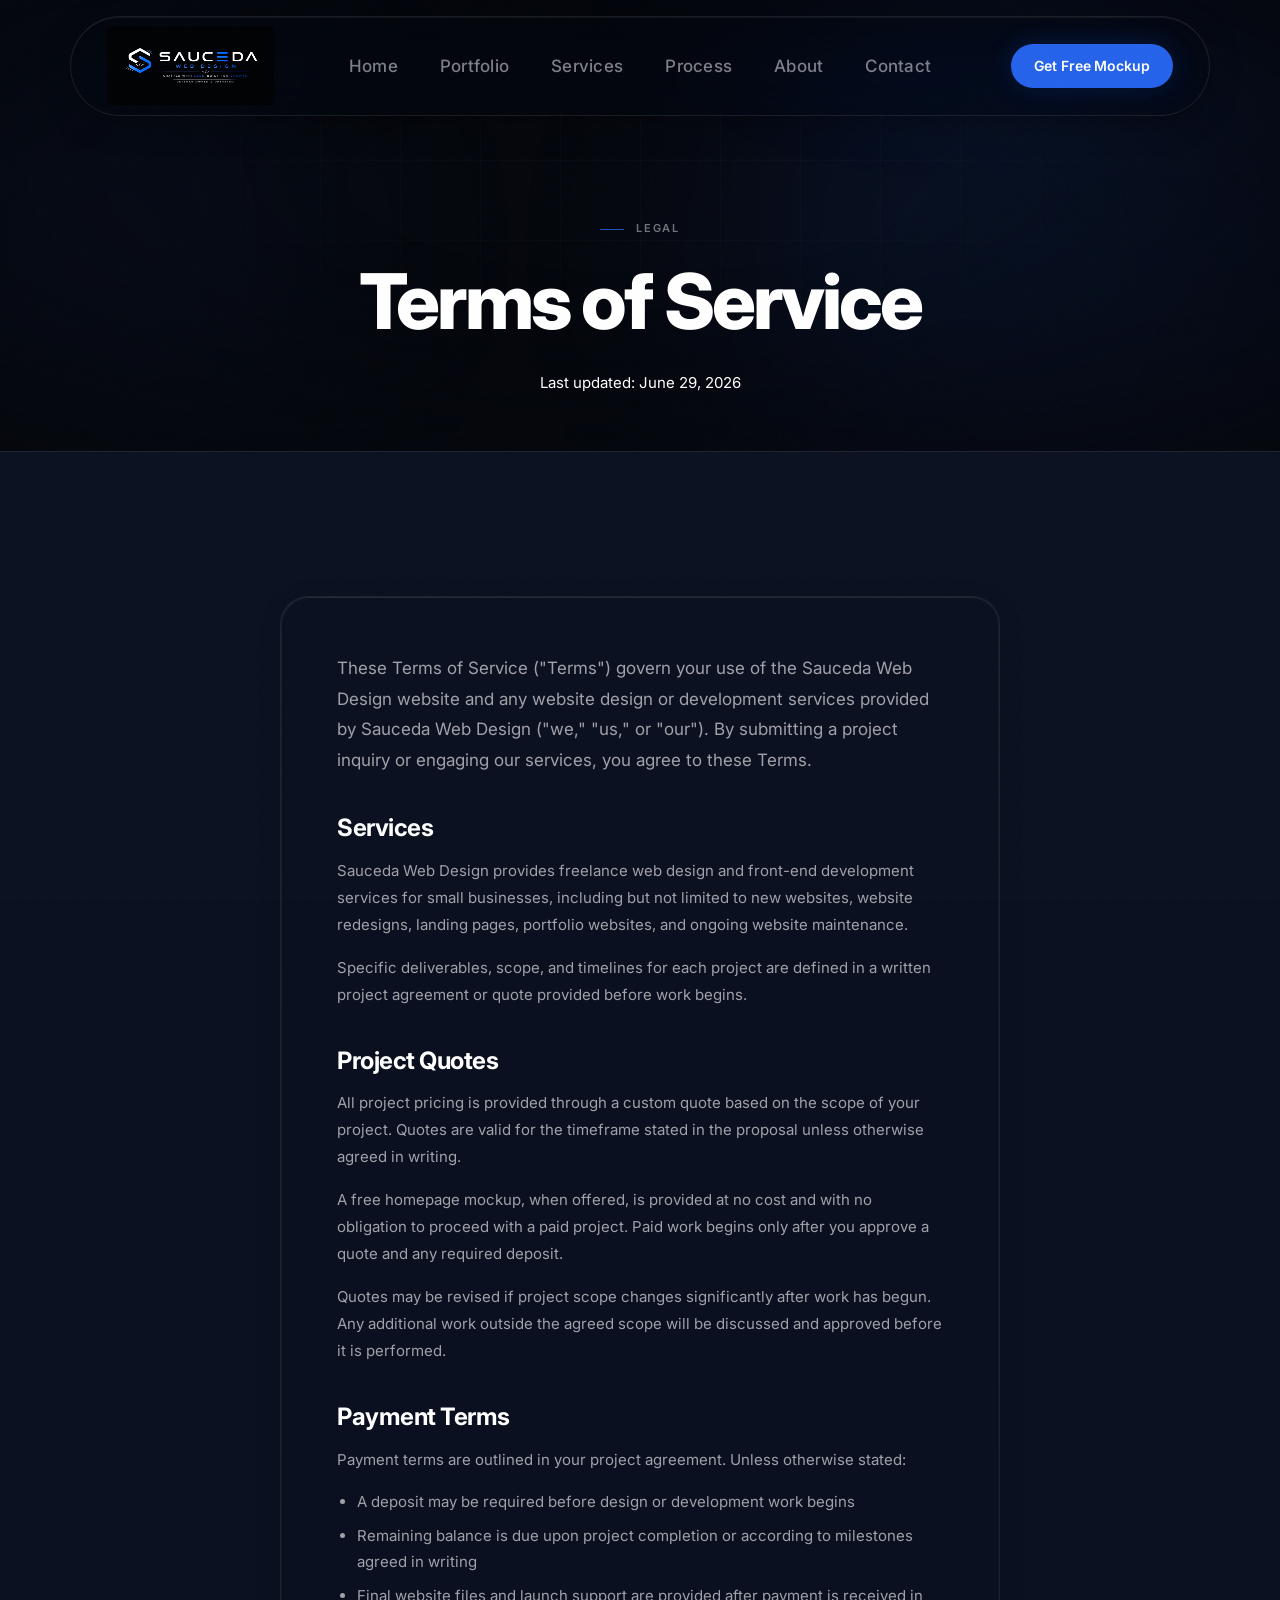
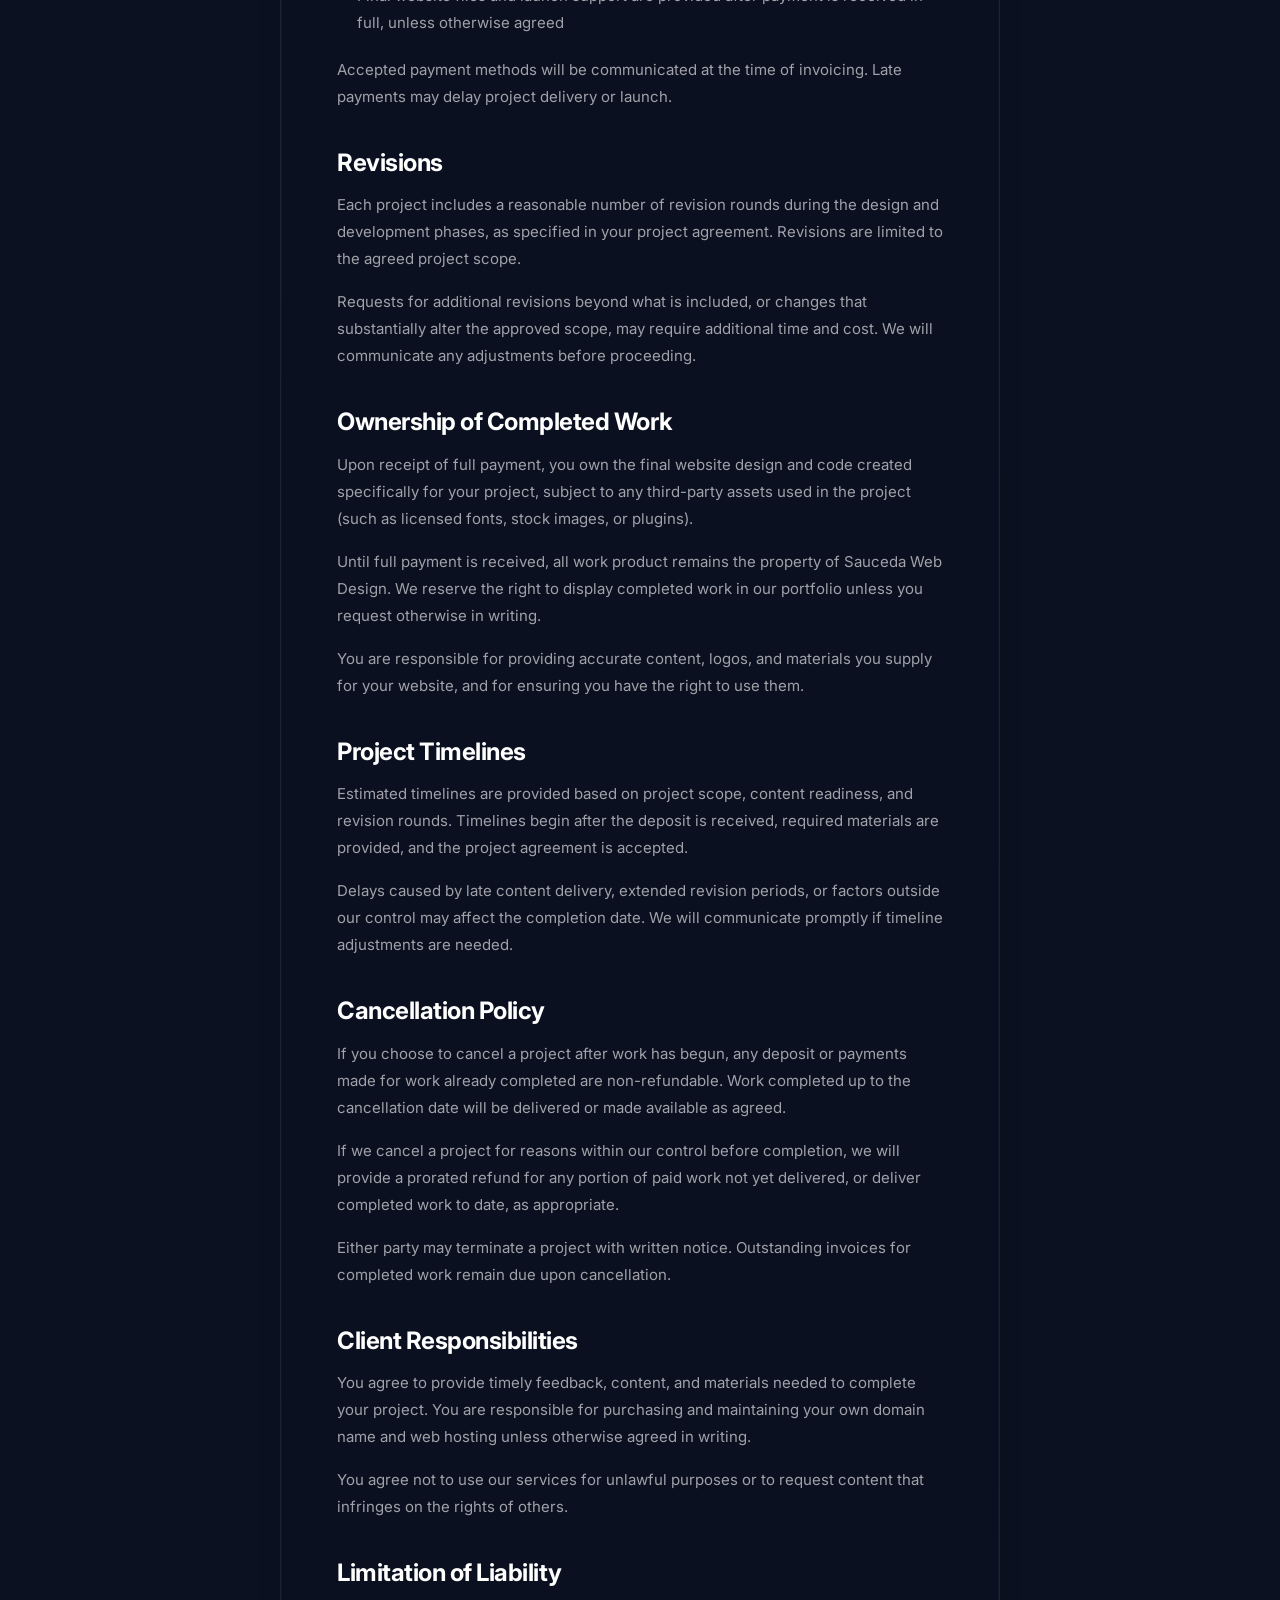
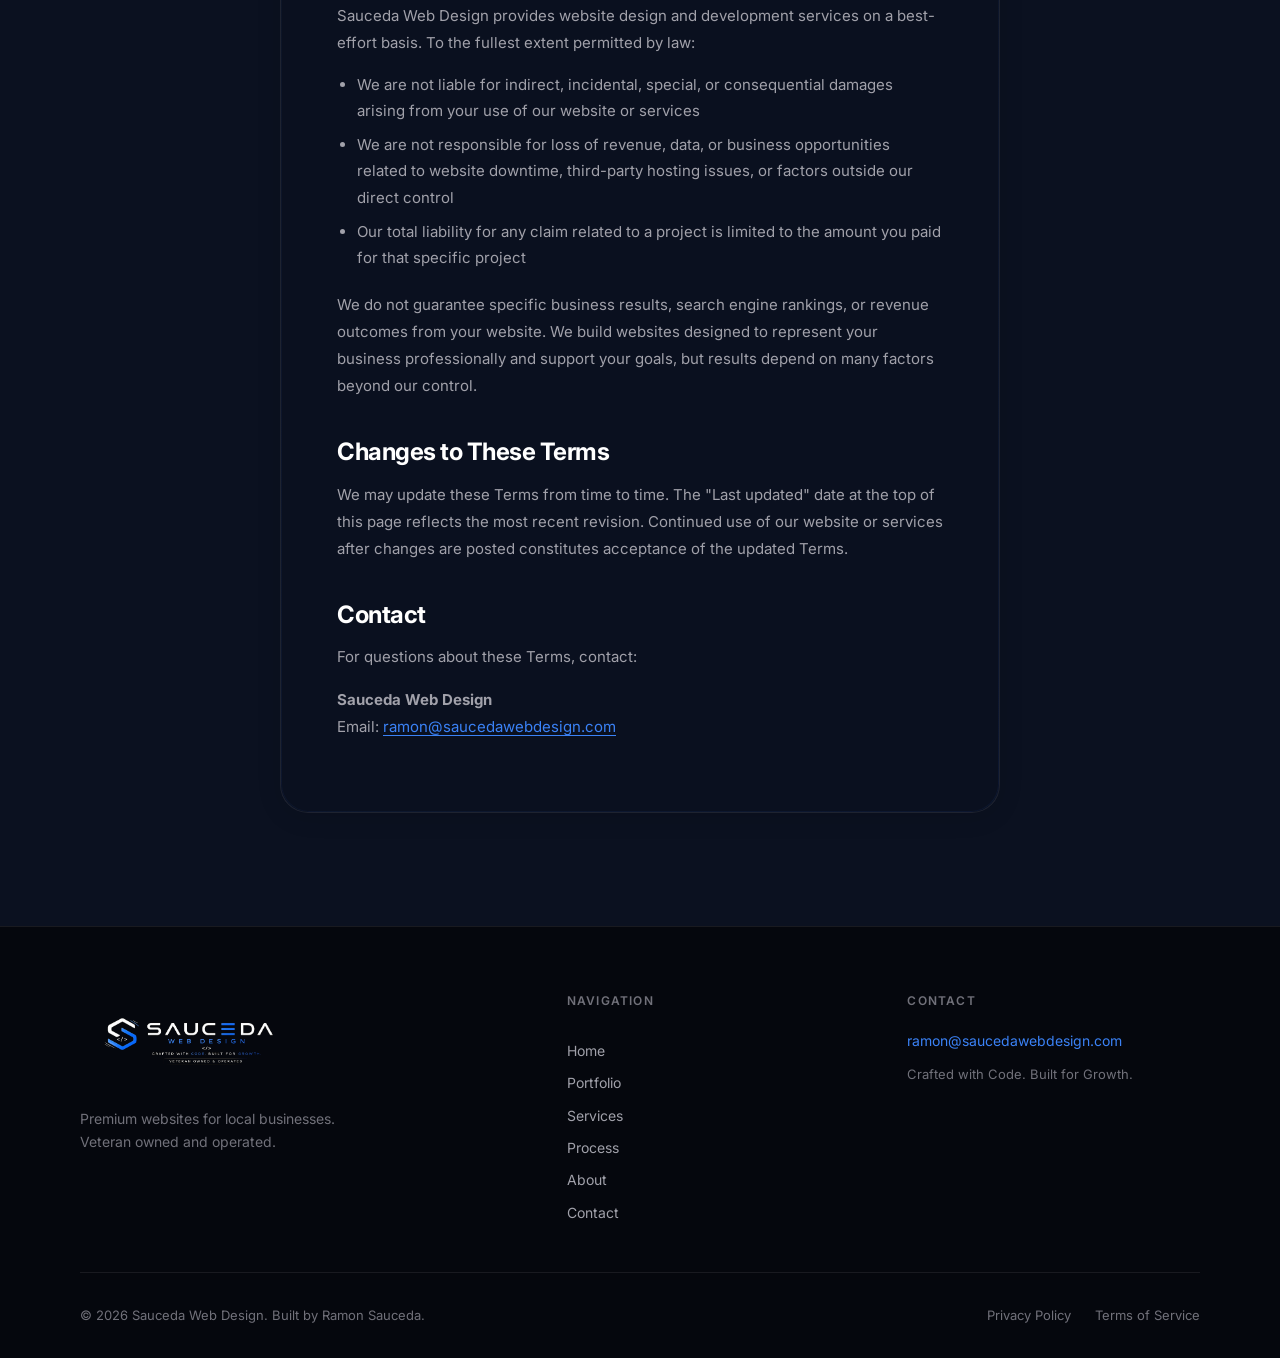
<file: terms.html>
<!DOCTYPE html>
<html lang="en">
<head>
    <meta charset="UTF-8">
    <meta name="viewport" content="width=device-width, initial-scale=1.0">
    <meta name="description" content="Terms of Service for Sauceda Web Design — project quotes, payment terms, revisions, ownership, and policies for website design services.">
    <meta name="theme-color" content="#05070D">
    <meta property="og:title" content="Terms of Service — Sauceda Web Design">
    <meta property="og:description" content="Terms and conditions for working with Sauceda Web Design on website design and development projects.">
    <meta property="og:type" content="website">
    <title>Terms of Service — Sauceda Web Design</title>
    <link rel="preconnect" href="https://fonts.googleapis.com">
    <link rel="preconnect" href="https://fonts.gstatic.com" crossorigin>
    <link href="https://fonts.googleapis.com/css2?family=Inter:wght@400;500;600;700;800&display=swap" rel="stylesheet">
    <link rel="stylesheet" href="css/base.css">
    <link rel="stylesheet" href="css/header.css">
    <link rel="stylesheet" href="css/home.css">
    <link rel="stylesheet" href="css/contact.css">
    <link rel="stylesheet" href="css/footer.css">
    <link rel="stylesheet" href="css/legal-page.css">
    <link rel="stylesheet" href="css/animations.css">
    <link rel="stylesheet" href="css/premium.css">
</head>
<body>

    <a href="#main" class="skip-link">Skip to content</a>
    <div class="noise" aria-hidden="true"></div>

    <header class="header" id="header">
        <div class="header__inner">
            <a href="index.html" class="logo" aria-label="Sauceda Web Design — Home">
                <img src="images/SaucedaWD Logo.jpeg" alt="" width="234" height="58" fetchpriority="high">
            </a>
            <nav class="nav" id="nav" aria-label="Main navigation">
                <a href="index.html">Home</a>
                <a href="portfolio.html">Portfolio</a>
                <a href="services.html">Services</a>
                <a href="process.html">Process</a>
                <a href="about.html">About</a>
                <a href="contact.html">Contact</a>
            </nav>
            <div class="header__actions">
                <a href="contact.html#contact-form" class="btn btn-primary btn-glow header-cta">Get Free Mockup</a>
                <button class="menu-btn" id="menuBtn" aria-label="Toggle menu" aria-expanded="false" aria-controls="nav">
                    <span></span><span></span>
                </button>
            </div>
        </div>
    </header>

    <main id="main">

        <section class="page-hero page-hero--compact" id="hero" aria-labelledby="hero-heading">
            <div class="page-hero-bg" aria-hidden="true">
                <div class="hero-grid-lines"></div>
                <div class="hero-glow hero-glow--1"></div>
                <div class="hero-glow hero-glow--2"></div>
                <div class="hero-vignette"></div>
            </div>
            <div class="container page-hero-content">
                <p class="eyebrow reveal">Legal</p>
                <h1 id="hero-heading" class="reveal reveal-delay-1">Terms of Service</h1>
                <p class="page-hero-text reveal reveal-delay-2">Last updated: June 29, 2026</p>
            </div>
        </section>

        <section class="section legal-section" id="terms-content" aria-labelledby="terms-content-heading">
            <div class="container container--legal">
                <article class="legal-content glass-card reveal">
                    <h2 id="terms-content-heading" class="visually-hidden">Terms of Service details</h2>
                    <p>These Terms of Service ("Terms") govern your use of the Sauceda Web Design website and any website design or development services provided by Sauceda Web Design ("we," "us," or "our"). By submitting a project inquiry or engaging our services, you agree to these Terms.</p>

                    <h2>Services</h2>
                    <p>Sauceda Web Design provides freelance web design and front-end development services for small businesses, including but not limited to new websites, website redesigns, landing pages, portfolio websites, and ongoing website maintenance.</p>
                    <p>Specific deliverables, scope, and timelines for each project are defined in a written project agreement or quote provided before work begins.</p>

                    <h2>Project Quotes</h2>
                    <p>All project pricing is provided through a custom quote based on the scope of your project. Quotes are valid for the timeframe stated in the proposal unless otherwise agreed in writing.</p>
                    <p>A free homepage mockup, when offered, is provided at no cost and with no obligation to proceed with a paid project. Paid work begins only after you approve a quote and any required deposit.</p>
                    <p>Quotes may be revised if project scope changes significantly after work has begun. Any additional work outside the agreed scope will be discussed and approved before it is performed.</p>

                    <h2>Payment Terms</h2>
                    <p>Payment terms are outlined in your project agreement. Unless otherwise stated:</p>
                    <ul>
                        <li>A deposit may be required before design or development work begins</li>
                        <li>Remaining balance is due upon project completion or according to milestones agreed in writing</li>
                        <li>Final website files and launch support are provided after payment is received in full, unless otherwise agreed</li>
                    </ul>
                    <p>Accepted payment methods will be communicated at the time of invoicing. Late payments may delay project delivery or launch.</p>

                    <h2>Revisions</h2>
                    <p>Each project includes a reasonable number of revision rounds during the design and development phases, as specified in your project agreement. Revisions are limited to the agreed project scope.</p>
                    <p>Requests for additional revisions beyond what is included, or changes that substantially alter the approved scope, may require additional time and cost. We will communicate any adjustments before proceeding.</p>

                    <h2>Ownership of Completed Work</h2>
                    <p>Upon receipt of full payment, you own the final website design and code created specifically for your project, subject to any third-party assets used in the project (such as licensed fonts, stock images, or plugins).</p>
                    <p>Until full payment is received, all work product remains the property of Sauceda Web Design. We reserve the right to display completed work in our portfolio unless you request otherwise in writing.</p>
                    <p>You are responsible for providing accurate content, logos, and materials you supply for your website, and for ensuring you have the right to use them.</p>

                    <h2>Project Timelines</h2>
                    <p>Estimated timelines are provided based on project scope, content readiness, and revision rounds. Timelines begin after the deposit is received, required materials are provided, and the project agreement is accepted.</p>
                    <p>Delays caused by late content delivery, extended revision periods, or factors outside our control may affect the completion date. We will communicate promptly if timeline adjustments are needed.</p>

                    <h2>Cancellation Policy</h2>
                    <p>If you choose to cancel a project after work has begun, any deposit or payments made for work already completed are non-refundable. Work completed up to the cancellation date will be delivered or made available as agreed.</p>
                    <p>If we cancel a project for reasons within our control before completion, we will provide a prorated refund for any portion of paid work not yet delivered, or deliver completed work to date, as appropriate.</p>
                    <p>Either party may terminate a project with written notice. Outstanding invoices for completed work remain due upon cancellation.</p>

                    <h2>Client Responsibilities</h2>
                    <p>You agree to provide timely feedback, content, and materials needed to complete your project. You are responsible for purchasing and maintaining your own domain name and web hosting unless otherwise agreed in writing.</p>
                    <p>You agree not to use our services for unlawful purposes or to request content that infringes on the rights of others.</p>

                    <h2>Limitation of Liability</h2>
                    <p>Sauceda Web Design provides website design and development services on a best-effort basis. To the fullest extent permitted by law:</p>
                    <ul>
                        <li>We are not liable for indirect, incidental, special, or consequential damages arising from your use of our website or services</li>
                        <li>We are not responsible for loss of revenue, data, or business opportunities related to website downtime, third-party hosting issues, or factors outside our direct control</li>
                        <li>Our total liability for any claim related to a project is limited to the amount you paid for that specific project</li>
                    </ul>
                    <p>We do not guarantee specific business results, search engine rankings, or revenue outcomes from your website. We build websites designed to represent your business professionally and support your goals, but results depend on many factors beyond our control.</p>

                    <h2>Changes to These Terms</h2>
                    <p>We may update these Terms from time to time. The "Last updated" date at the top of this page reflects the most recent revision. Continued use of our website or services after changes are posted constitutes acceptance of the updated Terms.</p>

                    <h2>Contact</h2>
                    <p>For questions about these Terms, contact:</p>
                    <p><strong>Sauceda Web Design</strong><br>
                    Email: <a href="mailto:ramon@saucedawebdesign.com">ramon@saucedawebdesign.com</a></p>
                </article>
            </div>
        </section>

    </main>

    <footer class="footer">
        <div class="container">
            <div class="footer-grid">
                <div class="footer-brand">
                    <a href="index.html" class="footer-logo" aria-label="Sauceda Web Design">
                        <img src="images/SaucedaWD Logo.jpeg" alt="" width="140" height="32" loading="lazy">
                    </a>
                    <p class="footer-desc">Premium websites for local businesses. Veteran owned and operated.</p>
                </div>
                <nav class="footer-nav" aria-label="Footer navigation">
                    <h4>Navigation</h4>
                    <a href="index.html">Home</a>
                    <a href="portfolio.html">Portfolio</a>
                    <a href="services.html">Services</a>
                    <a href="process.html">Process</a>
                    <a href="about.html">About</a>
                    <a href="contact.html">Contact</a>
                </nav>
                <div class="footer-contact">
                    <h4>Contact</h4>
                    <a href="mailto:ramon@saucedawebdesign.com">ramon@saucedawebdesign.com</a>
                    <p>Crafted with Code. Built for Growth.</p>
                </div>
            </div>
            <div class="footer-bottom">
                <p>&copy; 2026 Sauceda Web Design. Built by Ramon Sauceda.</p>
                <div class="footer-legal">
                    <a href="privacy.html">Privacy Policy</a>
                    <a href="terms.html">Terms of Service</a>
                </div>
            </div>
        </div>
    </footer>

    <script src="js/navbar.js" defer></script>
    <script src="js/premium.js" defer></script>
    <script src="js/animation.js" defer></script>
</body>
</html>
</file>
<file: css/base.css>
:root {
    --bg-primary: #05070D;
    --bg-secondary: #0B1120;
    --bg-elevated: #0F1729;
    --blue-primary: #2563EB;
    --blue-accent: #3B82F6;
    --blue-muted: rgba(37, 99, 235, 0.12);
    --text-primary: #FFFFFF;
    --text-secondary: #A1A1AA;
    --text-muted: #71717A;
    --border: rgba(255, 255, 255, 0.08);
    --border-hover: rgba(255, 255, 255, 0.14);
    --glass: rgba(11, 17, 32, 0.55);
    --glow: rgba(37, 99, 235, 0.28);
    --radius: 14px;
    --radius-lg: 20px;
    --radius-xl: 28px;
    --ease: cubic-bezier(0.16, 1, 0.3, 1);
    --header-h: 100px;
    --header-h-scrolled: 84px;
    --logo-h: 78px;
    --logo-h-scrolled: 66px;
    --section-gap: clamp(6rem, 12vw, 9rem);
}

*, *::before, *::after {
    margin: 0;
    padding: 0;
    box-sizing: border-box;
}

html {
    scroll-behavior: smooth;
    -webkit-font-smoothing: antialiased;
    -moz-osx-font-smoothing: grayscale;
}

body {
    font-family: 'Inter', -apple-system, BlinkMacSystemFont, 'Segoe UI', sans-serif;
    background: var(--bg-primary);
    color: var(--text-primary);
    line-height: 1.6;
    overflow-x: hidden;
}

body.loaded .page-hero-content > .reveal {
    opacity: 1;
    transform: translateY(0);
}

a { text-decoration: none; color: inherit; }

img {
    max-width: 100%;
    height: auto;
    display: block;
}

ul { list-style: none; }

.container {
    width: 100%;
    max-width: 1200px;
    margin: 0 auto;
    padding: 0 clamp(1.25rem, 4vw, 2.5rem);
}

.skip-link {
    position: absolute;
    top: -100%;
    left: 1rem;
    z-index: 10000;
    padding: 0.75rem 1.25rem;
    background: var(--blue-primary);
    color: var(--text-primary);
    border-radius: var(--radius);
    font-weight: 600;
    font-size: 0.875rem;
    transition: top 0.2s ease;
}

.skip-link:focus {
    top: 1rem;
    outline: 2px solid var(--blue-accent);
    outline-offset: 2px;
}

.noise {
    position: fixed;
    inset: 0;
    z-index: 9999;
    pointer-events: none;
    opacity: 0.022;
    background-image: url("data:image/svg+xml,%3Csvg viewBox='0 0 256 256' xmlns='http://www.w3.org/2000/svg'%3E%3Cfilter id='n'%3E%3CfeTurbulence type='fractalNoise' baseFrequency='0.85' numOctaves='4' stitchTiles='stitch'/%3E%3C/filter%3E%3Crect width='100%25' height='100%25' filter='url(%23n)'/%3E%3C/svg%3E");
    background-repeat: repeat;
    background-size: 128px 128px;
}

/* Typography */
.eyebrow {
    font-size: 0.6875rem;
    font-weight: 600;
    letter-spacing: 0.18em;
    text-transform: uppercase;
    color: var(--text-muted);
    margin-bottom: 1.5rem;
}

.eyebrow::before {
    content: '';
    display: inline-block;
    width: 24px;
    height: 1px;
    background: var(--blue-primary);
    vertical-align: middle;
    margin-right: 0.75rem;
    opacity: 0.8;
}

h1 {
    font-size: clamp(2.75rem, 6vw, 5rem);
    font-weight: 800;
    line-height: 1.04;
    letter-spacing: -0.038em;
    margin-bottom: 1.875rem;
}

h2 {
    font-size: clamp(1.9375rem, 4vw, 3.125rem);
    font-weight: 700;
    line-height: 1.06;
    letter-spacing: -0.032em;
}

h3 {
    font-size: 1.25rem;
    font-weight: 600;
    letter-spacing: -0.018em;
    line-height: 1.32;
}

.text-accent {
    color: var(--text-primary);
    background: linear-gradient(135deg, #FFFFFF 30%, #93C5FD 100%);
    -webkit-background-clip: text;
    background-clip: text;
    -webkit-text-fill-color: transparent;
}

.section-desc {
    font-size: 1.0625rem;
    color: var(--text-secondary);
    max-width: 540px;
    margin-top: 1.625rem;
    line-height: 1.78;
    letter-spacing: -0.005em;
}

.section {
    padding: var(--section-gap) 0;
    position: relative;
}

.section-header {
    max-width: 640px;
    margin-bottom: clamp(3.5rem, 7vw, 5.5rem);
}

/* Buttons */
.btn {
    display: inline-flex;
    align-items: center;
    justify-content: center;
    padding: 1rem 2rem;
    border-radius: 100px;
    font-size: 0.875rem;
    font-weight: 600;
    letter-spacing: -0.01em;
    transition:
        transform 0.45s var(--ease),
        box-shadow 0.45s var(--ease),
        background 0.35s ease,
        border-color 0.35s ease,
        color 0.35s ease;
    cursor: pointer;
    border: none;
    white-space: nowrap;
}

.btn:focus-visible {
    outline: 2px solid var(--blue-accent);
    outline-offset: 3px;
}

.btn-primary {
    background: var(--blue-primary);
    color: var(--text-primary);
}

.btn-primary:hover {
    background: var(--blue-accent);
    transform: translateY(-4px);
}

.btn-primary:active {
    transform: translateY(-1px) scale(0.98);
}

.btn-secondary {
    background: rgba(255, 255, 255, 0.03);
    color: var(--text-primary);
    border: 1px solid var(--border);
}

.btn-secondary:hover {
    border-color: var(--border-hover);
    background: rgba(255, 255, 255, 0.07);
    transform: translateY(-4px);
    box-shadow: 0 8px 24px rgba(0, 0, 0, 0.2);
}

.btn-glow {
    box-shadow:
        0 1px 2px rgba(0, 0, 0, 0.25),
        0 4px 16px rgba(0, 0, 0, 0.15),
        0 0 28px var(--glow);
}

.btn-glow:hover {
    box-shadow:
        0 6px 20px rgba(0, 0, 0, 0.28),
        0 0 48px rgba(37, 99, 235, 0.4);
}

.btn-lg {
    padding: 1.0625rem 2.5rem;
    font-size: 0.9375rem;
}

/* Glass cards (shared) */
.glass-card {
    background: var(--glass);
    border: 1px solid var(--border);
    border-radius: var(--radius-lg);
    padding: 2.25rem;
    backdrop-filter: blur(20px);
    -webkit-backdrop-filter: blur(20px);
    transition:
        transform 0.55s var(--ease),
        border-color 0.4s ease,
        box-shadow 0.55s var(--ease);
}

.glass-card:hover {
    transform: translateY(-6px);
    border-color: var(--border-hover);
    box-shadow:
        0 28px 56px rgba(0, 0, 0, 0.28),
        0 0 0 1px rgba(255, 255, 255, 0.04);
}

.section-cta {
    text-align: center;
    margin-top: 1rem;
}

@media (max-width: 480px) {
    .btn {
        width: 100%;
        max-width: 320px;
    }
}

@media (prefers-reduced-motion: reduce) {
    html { scroll-behavior: auto; }
}
</file>
<file: css/header.css>
.header {
    position: fixed;
    top: 1rem;
    left: 50%;
    transform: translateX(-50%);
    width: min(calc(100% - 2rem), 1140px);
    z-index: 1000;
    height: var(--header-h);
    border-radius: 999px;
    border: 1px solid rgba(255, 255, 255, 0.09);
    background: rgba(5, 7, 13, 0.38);
    backdrop-filter: blur(20px) saturate(1.4);
    -webkit-backdrop-filter: blur(20px) saturate(1.4);
    box-shadow:
        0 8px 32px rgba(0, 0, 0, 0.28),
        0 2px 8px rgba(0, 0, 0, 0.12),
        inset 0 1px 0 rgba(255, 255, 255, 0.06);
    transition:
        top 0.55s var(--ease),
        height 0.55s var(--ease),
        opacity 0.8s var(--ease),
        background 0.55s var(--ease),
        backdrop-filter 0.55s var(--ease),
        border-color 0.55s var(--ease),
        box-shadow 0.55s var(--ease),
        transform 0.55s var(--ease);
}

.header.scrolled {
    top: 0.625rem;
    height: var(--header-h-scrolled);
    transform: translateX(-50%) scale(0.988);
    background: rgba(5, 7, 13, 0.65);
    backdrop-filter: blur(28px) saturate(1.55);
    -webkit-backdrop-filter: blur(28px) saturate(1.55);
    border-color: rgba(255, 255, 255, 0.12);
    box-shadow:
        0 12px 48px rgba(0, 0, 0, 0.38),
        0 4px 16px rgba(0, 0, 0, 0.18),
        0 0 0 1px rgba(255, 255, 255, 0.05),
        inset 0 1px 0 rgba(255, 255, 255, 0.07);
}

.header__inner {
    display: grid;
    grid-template-columns: 1fr auto 1fr;
    align-items: center;
    height: 100%;
    padding: 0 clamp(1.5rem, 3.5vw, 2.25rem);
    gap: 2rem;
}

.logo {
    display: flex;
    align-items: center;
    justify-self: start;
    padding: 0.375rem 0;
}

.logo img {
    height: var(--logo-h);
    width: auto;
    mix-blend-mode: screen;
    filter: contrast(1.15) brightness(1.05);
}

.header.scrolled .logo img {
    height: var(--logo-h-scrolled);
}

.nav {
    display: flex;
    align-items: center;
    gap: 2.625rem;
    justify-self: center;
}

.nav a {
    font-size: 1.0625rem;
    font-weight: 500;
    letter-spacing: 0.015em;
    color: var(--text-secondary);
    position: relative;
    padding: 0.5rem 0;
    line-height: 1.2;
}

.nav a::after {
    content: '';
    position: absolute;
    bottom: 0.125rem;
    left: 50%;
    width: 0;
    height: 1px;
    background: linear-gradient(90deg, transparent, var(--blue-accent), transparent);
    transition: width 0.5s var(--ease), left 0.5s var(--ease), opacity 0.4s var(--ease);
    transform: translateX(-50%);
    opacity: 0.6;
}

.nav a:hover,
.nav a.active {
    color: var(--text-primary);
}

.nav a:hover::after,
.nav a.active::after {
    width: 100%;
    opacity: 1;
}

.header__actions {
    display: flex;
    align-items: center;
    gap: 1rem;
    justify-self: end;
}

.header-cta {
    padding: 0.6875rem 1.4375rem;
    font-size: 0.875rem;
    letter-spacing: -0.005em;
    transition:
        transform 0.5s var(--ease),
        box-shadow 0.5s var(--ease),
        background 0.4s ease;
}

.header-cta:hover {
    transform: translateY(-2px);
}

.header-cta:active {
    transform: translateY(0) scale(0.98);
}

.menu-btn {
    display: none;
    flex-direction: column;
    justify-content: center;
    align-items: center;
    gap: 5px;
    width: 44px;
    height: 44px;
    background: rgba(255, 255, 255, 0.04);
    border: 1px solid var(--border);
    border-radius: 12px;
    cursor: pointer;
    padding: 10px;
    transition: background 0.35s var(--ease), border-color 0.35s var(--ease);
}

.menu-btn:hover {
    background: rgba(255, 255, 255, 0.08);
    border-color: var(--border-hover);
}

.menu-btn span {
    display: block;
    width: 100%;
    height: 1.5px;
    background: var(--text-primary);
    transition: transform 0.35s var(--ease), opacity 0.3s ease;
    transform-origin: center;
}

.menu-btn.active span:first-child {
    transform: translateY(3.25px) rotate(45deg);
}

.menu-btn.active span:last-child {
    transform: translateY(-3.25px) rotate(-45deg);
}

@media (max-width: 960px) {
    .header {
        width: calc(100% - 1.25rem);
        top: 0.625rem;
        border-radius: 20px;
    }

    .header.scrolled {
        top: 0.5rem;
    }

    .header__inner {
        grid-template-columns: 1fr auto;
        padding: 0 clamp(1.25rem, 4vw, 1.75rem);
        gap: 1rem;
    }

    .logo {
        padding: 0.25rem 0;
    }

    .nav {
        position: fixed;
        top: calc(var(--header-h) + 1rem);
        left: 0.625rem;
        right: 0.625rem;
        flex-direction: column;
        gap: 0;
        background: rgba(5, 7, 13, 0.94);
        backdrop-filter: blur(28px) saturate(1.5);
        -webkit-backdrop-filter: blur(28px) saturate(1.5);
        border: 1px solid rgba(255, 255, 255, 0.1);
        border-radius: 16px;
        padding: 0.5rem 0 0.75rem;
        transform: translateY(-120%);
        opacity: 0;
        transition: transform 0.5s var(--ease), opacity 0.4s ease;
        pointer-events: none;
        justify-self: stretch;
        box-shadow:
            0 16px 48px rgba(0, 0, 0, 0.4),
            inset 0 1px 0 rgba(255, 255, 255, 0.05);
    }

    .header.scrolled .nav {
        top: calc(var(--header-h-scrolled) + 0.875rem);
    }

    .nav.open {
        transform: translateY(0);
        opacity: 1;
        pointer-events: auto;
    }

    .nav a {
        width: 100%;
        padding: 1rem 1.5rem;
        font-size: 1.0625rem;
    }

    .nav a::after { display: none; }

    .header-cta { display: none; }

    .menu-btn { display: flex; }
}

@media (max-width: 480px) {
    :root {
        --header-h: 84px;
        --header-h-scrolled: 76px;
        --logo-h: 58px;
        --logo-h-scrolled: 52px;
    }

    .header__inner {
        padding: 0 1.125rem;
    }

    .menu-btn {
        width: 42px;
        height: 42px;
    }
}
</file>
<file: css/home.css>
/* Hero */
.hero {
    position: relative;
    min-height: 100svh;
    display: flex;
    align-items: center;
    padding-top: calc(var(--header-h) + 2rem);
    overflow: hidden;
}

.hero-bg {
    position: absolute;
    inset: 0;
    background: var(--bg-primary);
}

.hero-grid-lines {
    position: absolute;
    inset: 0;
    background-image:
        linear-gradient(rgba(255, 255, 255, 0.02) 1px, transparent 1px),
        linear-gradient(90deg, rgba(255, 255, 255, 0.02) 1px, transparent 1px);
    background-size: 80px 80px;
    mask-image: radial-gradient(ellipse 70% 60% at 50% 40%, black 20%, transparent 80%);
    -webkit-mask-image: radial-gradient(ellipse 70% 60% at 50% 40%, black 20%, transparent 80%);
}

.hero-glow {
    position: absolute;
    border-radius: 50%;
    filter: blur(120px);
    will-change: transform;
    animation: glow-drift 16s ease-in-out infinite alternate;
}

.hero-glow--1 {
    width: 60vw;
    max-width: 780px;
    height: 60vw;
    max-height: 780px;
    background: rgba(37, 99, 235, 0.11);
    top: -18%;
    right: -10%;
}

.hero-glow--2 {
    width: 45vw;
    max-width: 560px;
    height: 45vw;
    max-height: 560px;
    background: rgba(59, 130, 246, 0.07);
    bottom: 0;
    left: -12%;
    animation-delay: -8s;
}

.hero-glow--3 {
    width: 35vw;
    max-width: 460px;
    height: 35vw;
    max-height: 460px;
    background: rgba(37, 99, 235, 0.06);
    top: 35%;
    left: 30%;
    animation-delay: -4s;
}

.hero-floor {
    position: absolute;
    bottom: 0;
    left: 0;
    right: 0;
    height: 40%;
    background: linear-gradient(180deg, transparent 0%, rgba(11, 17, 32, 0.4) 100%);
    pointer-events: none;
}

.hero-vignette {
    position: absolute;
    inset: 0;
    background:
        radial-gradient(ellipse 90% 80% at 50% 40%, transparent 25%, var(--bg-primary) 100%),
        radial-gradient(ellipse 50% 40% at 80% 20%, rgba(37, 99, 235, 0.04) 0%, transparent 60%);
    opacity: 0.9;
    pointer-events: none;
}

.hero-grid {
    position: relative;
    display: grid;
    grid-template-columns: 1.05fr 0.95fr;
    gap: clamp(2rem, 5vw, 5rem);
    align-items: center;
    padding-top: clamp(3rem, 6vw, 5rem);
    padding-bottom: clamp(3rem, 6vw, 5rem);
}

.hero-content {
    max-width: 580px;
}

.hero-text {
    font-size: 1.125rem;
    color: var(--text-secondary);
    max-width: 500px;
    line-height: 1.82;
    letter-spacing: -0.008em;
    margin-bottom: 2.875rem;
}

.hero-buttons {
    display: flex;
    gap: 0.875rem;
    flex-wrap: wrap;
    margin-bottom: 3.5rem;
}

/* Trust badges */
.trust-badges {
    display: flex;
    flex-wrap: wrap;
    gap: 0.625rem 1.5rem;
    padding-top: 0.5rem;
    border-top: 1px solid var(--border);
}

.trust-badge {
    display: flex;
    align-items: center;
    gap: 0.4375rem;
    font-size: 0.75rem;
    font-weight: 500;
    color: var(--text-muted);
    letter-spacing: 0.01em;
}

.trust-badge svg {
    color: var(--text-secondary);
    flex-shrink: 0;
    opacity: 0.7;
}

/* Device showcase */
.hero-visual {
    perspective: 1400px;
    display: flex;
    justify-content: center;
    align-items: center;
}

.device-showcase {
    position: relative;
    width: 100%;
    max-width: 560px;
    height: 420px;
}

.device-glow {
    position: absolute;
    top: 50%;
    left: 50%;
    transform: translate(-50%, -50%);
    width: 85%;
    height: 65%;
    background: radial-gradient(ellipse, rgba(37, 99, 235, 0.14) 0%, transparent 70%);
    filter: blur(48px);
    pointer-events: none;
    z-index: 0;
}

/* MacBook — positioning handled by .macbook-wrap in premium.css */
.macbook {
    transform-style: preserve-3d;
}

.macbook-lid {
    position: relative;
    background: linear-gradient(145deg, #2a2a2e 0%, #141416 100%);
    border-radius: 14px 14px 0 0;
    padding: 10px 10px 0;
    border: 1px solid rgba(255, 255, 255, 0.12);
    box-shadow: inset 0 1px 0 rgba(255, 255, 255, 0.08);
}

.macbook-bezel {
    position: relative;
}

.macbook-camera {
    width: 5px;
    height: 5px;
    background: #1a1a1a;
    border-radius: 50%;
    margin: 0 auto 8px;
    box-shadow: 0 0 0 1px #333, inset 0 0 2px rgba(255, 255, 255, 0.1);
}

.macbook-screen {
    position: relative;
    aspect-ratio: 16 / 10;
    background: #000;
    border-radius: 4px 4px 0 0;
    overflow: hidden;
    border: 1px solid rgba(255, 255, 255, 0.05);
}

.macbook-screen__image {
    width: 100%;
    height: 100%;
    object-fit: cover;
    object-position: top center;
    display: block;
}

.macbook-hinge {
    height: 4px;
    background: linear-gradient(180deg, #1a1a1a, #0d0d0d);
    margin: 0 20px;
}

.macbook-base {
    height: 16px;
    background: linear-gradient(180deg, #3a3a3e 0%, #1e1e22 40%, #141416 100%);
    border-radius: 0 0 10px 10px;
    position: relative;
    border: 1px solid rgba(255, 255, 255, 0.08);
    border-top: none;
}

.macbook-trackpad {
    position: absolute;
    top: 3px;
    left: 50%;
    transform: translateX(-50%);
    width: 28%;
    height: 4px;
    background: rgba(255, 255, 255, 0.06);
    border-radius: 2px;
}

.macbook-shadow {
    position: absolute;
    bottom: -24px;
    left: 5%;
    width: 90%;
    height: 40px;
    background: radial-gradient(ellipse, rgba(0, 0, 0, 0.55) 0%, transparent 70%);
    filter: blur(12px);
    transform: translateZ(-10px);
}

/* iPhone — positioning handled by .iphone-wrap in premium.css */
.iphone {
    transform-style: preserve-3d;
}

.iphone-frame {
    background: linear-gradient(145deg, #3a3a3e, #1a1a1c);
    border-radius: 22px;
    padding: 5px;
    border: 1px solid rgba(255, 255, 255, 0.15);
    box-shadow:
        inset 0 1px 0 rgba(255, 255, 255, 0.1),
        0 8px 32px rgba(0, 0, 0, 0.4);
    position: relative;
}

.iphone-notch {
    position: absolute;
    top: 8px;
    left: 50%;
    transform: translateX(-50%);
    width: 36px;
    height: 10px;
    background: #1a1a1c;
    border-radius: 0 0 8px 8px;
    z-index: 2;
}

.iphone-screen {
    position: relative;
    aspect-ratio: 9 / 19.5;
    background: #000;
    border-radius: 18px;
    overflow: hidden;
}

.iphone-screen__image {
    width: 100%;
    height: 100%;
    object-fit: cover;
    object-position: top center;
    display: block;
}

.iphone-shadow {
    position: absolute;
    bottom: -12px;
    left: 10%;
    width: 80%;
    height: 20px;
    background: radial-gradient(ellipse, rgba(0, 0, 0, 0.45) 0%, transparent 70%);
    filter: blur(8px);
}

.screen-shine {
    position: absolute;
    inset: 0;
    background: linear-gradient(
        125deg,
        rgba(255, 255, 255, 0.12) 0%,
        rgba(255, 255, 255, 0.04) 25%,
        transparent 50%
    );
    pointer-events: none;
    z-index: 2;
}

.screen-shine--mobile {
    background: linear-gradient(
        120deg,
        rgba(255, 255, 255, 0.1) 0%,
        transparent 45%
    );
}

/* Mock site inside devices */
.mock-site {
    height: 100%;
    background: #080c14;
    display: flex;
    flex-direction: column;
    font-family: 'Inter', sans-serif;
}

.mock-site__bar {
    display: flex;
    gap: 3px;
    padding: 4px 6px;
    background: #0f1420;
}

.mock-site__bar span {
    width: 4px;
    height: 4px;
    border-radius: 50%;
    background: rgba(255, 255, 255, 0.15);
}

.mock-site__bar span:first-child { background: #ff5f57; }
.mock-site__bar span:nth-child(2) { background: #febc2e; }
.mock-site__bar span:nth-child(3) { background: #28c840; }

.mock-site__nav {
    display: flex;
    align-items: center;
    justify-content: space-between;
    padding: 6px 8px;
    border-bottom: 1px solid rgba(255, 255, 255, 0.06);
}

.mock-site__nav--mini { padding: 4px 6px; }

.mock-site__nav--mobile { padding: 8px 6px 4px; }

.mock-site__logo {
    width: 24px;
    height: 4px;
    border-radius: 2px;
    background: rgba(255, 255, 255, 0.25);
}

.mock-site__nav--mini .mock-site__logo { width: 18px; height: 3px; }

.mock-site__links {
    width: 40px;
    height: 3px;
    border-radius: 2px;
    background: rgba(255, 255, 255, 0.08);
}

.mock-site__hero {
    flex: 1;
    display: flex;
    flex-direction: column;
    justify-content: center;
    padding: 8px 10px;
    gap: 4px;
}

.mock-site__tag {
    font-size: 4px;
    font-weight: 600;
    letter-spacing: 0.12em;
    text-transform: uppercase;
    color: #3B82F6;
}

.mock-site__hero h4 {
    font-size: 7px;
    font-weight: 700;
    letter-spacing: -0.02em;
    color: #fff;
    line-height: 1.2;
}

.mock-site--mobile .mock-site__hero h4 { font-size: 5.5px; }
.mock-site--mobile .mock-site__tag { font-size: 3px; }

.mock-site__cta {
    width: 28px;
    height: 6px;
    border-radius: 3px;
    background: #2563EB;
    margin-top: 3px;
}

.mock-site--mobile .mock-site__cta {
    width: 22px;
    height: 5px;
}

.mock-site__cards {
    display: flex;
    gap: 3px;
    padding: 0 8px 8px;
}

.mock-site__cards > div {
    flex: 1;
    height: 18px;
    border-radius: 2px;
    background: rgba(255, 255, 255, 0.04);
    border: 1px solid rgba(255, 255, 255, 0.06);
}

.mock-site__cards--mobile {
    flex-direction: column;
    padding: 0 6px 6px;
}

.mock-site__cards--mobile > div { height: 12px; }

.mock-site--desktop .mock-site__hero {
    background: radial-gradient(ellipse at 30% 50%, rgba(37, 99, 235, 0.15) 0%, transparent 60%);
}

@media (max-width: 1024px) {
    .hero-grid {
        grid-template-columns: 1fr;
        text-align: center;
    }

    .hero-content { max-width: 640px; margin: 0 auto; }

    .hero-text { margin-left: auto; margin-right: auto; }

    .hero-buttons { justify-content: center; }

    .trust-badges {
        justify-content: center;
        border-top: none;
        padding-top: 0;
    }

    .device-showcase {
        max-width: 460px;
        margin: 0 auto;
    }
}

@media (max-width: 768px) {
    .device-showcase {
        height: 320px;
        max-width: 340px;
    }

    .iphone {
        width: 88px;
        right: -4px;
        bottom: 16px;
    }

    .hero-buttons {
        flex-direction: column;
        align-items: center;
    }
}

@media (max-width: 480px) {
    .trust-badges {
        flex-direction: column;
        align-items: center;
        gap: 0.5rem;
    }
}
</file>
<file: css/why.css>
.section-header--center {
    text-align: center;
    margin-left: auto;
    margin-right: auto;
}

.section-desc--center {
    margin-left: auto;
    margin-right: auto;
}

.btn-sm {
    padding: 0.5625rem 1.125rem;
    font-size: 0.8125rem;
}

/* Why Choose */
.why-choose {
    background: var(--bg-secondary);
    border-top: 1px solid var(--border);
}

.feature-grid {
    display: grid;
    grid-template-columns: repeat(4, 1fr);
    gap: 1.25rem;
}

.feature-card {
    padding: 2rem;
}

.feature-icon {
    width: 48px;
    height: 48px;
    display: flex;
    align-items: center;
    justify-content: center;
    border-radius: 12px;
    background: rgba(255, 255, 255, 0.04);
    border: 1px solid var(--border);
    color: var(--text-secondary);
    margin-bottom: 1.5rem;
    transition: color 0.3s ease, border-color 0.3s ease, background 0.3s ease;
}

.feature-card:hover .feature-icon {
    color: var(--blue-accent);
    border-color: rgba(37, 99, 235, 0.2);
    background: var(--blue-muted);
}

.feature-card h3 {
    margin-bottom: 0.75rem;
}

.feature-card p {
    font-size: 0.9375rem;
    color: var(--text-secondary);
    line-height: 1.7;
}

/* Why Invest */
.why-invest {
    background: var(--bg-primary);
    border-top: 1px solid var(--border);
}

.benefit-grid {
    display: grid;
    grid-template-columns: repeat(3, 1fr);
    gap: 1.25rem;
}

.benefit-card {
    padding: 2rem;
}

.benefit-stat {
    display: block;
    font-size: clamp(1.75rem, 3vw, 2.5rem);
    font-weight: 800;
    letter-spacing: -0.03em;
    color: var(--blue-accent);
    margin-bottom: 0.875rem;
    line-height: 1;
}

.benefit-card h3 {
    margin-bottom: 0.625rem;
}

.benefit-card p {
    font-size: 0.9375rem;
    color: var(--text-secondary);
    line-height: 1.7;
}

@media (max-width: 1024px) {
    .feature-grid {
        grid-template-columns: repeat(2, 1fr);
    }

    .benefit-grid {
        grid-template-columns: repeat(2, 1fr);
    }
}

@media (max-width: 640px) {
    .feature-grid,
    .benefit-grid {
        grid-template-columns: 1fr;
        max-width: 480px;
        margin: 0 auto;
    }
}
</file>
<file: css/portfolio.css>
.portfolio {
    background: var(--bg-primary);
}

.portfolio-grid {
    display: grid;
    grid-template-columns: repeat(3, 1fr);
    gap: 1.5rem;
}

.project-card {
    border-radius: var(--radius-lg);
    overflow: hidden;
    border: 1px solid var(--border);
    background: var(--bg-secondary);
    transition: transform 0.55s var(--ease), box-shadow 0.55s var(--ease), border-color 0.4s ease;
}

.project-card:hover {
    transform: translateY(-6px);
    border-color: var(--border-hover);
    box-shadow: 0 28px 56px rgba(0, 0, 0, 0.32);
}

.project-preview {
    aspect-ratio: 16 / 10;
    background: #080c14;
    padding: 1.75rem;
    display: flex;
    align-items: center;
    justify-content: center;
    position: relative;
    overflow: hidden;
}

.project-preview--alt { background: #0a0e18; }
.project-preview--warm { background: #0c101a; }

.project-overlay {
    position: absolute;
    inset: 0;
    background: rgba(5, 7, 13, 0.75);
    backdrop-filter: blur(4px);
    display: flex;
    align-items: center;
    justify-content: center;
    gap: 0.625rem;
    opacity: 0;
    transition: opacity 0.45s var(--ease);
}

.project-card:hover .project-overlay {
    opacity: 1;
}

.portfolio-mock {
    width: 88%;
    height: 80%;
    border-radius: 8px;
    overflow: hidden;
    border: 1px solid var(--border);
    box-shadow: 0 8px 24px rgba(0, 0, 0, 0.3);
    transition: transform 0.55s var(--ease);
}

.project-card:hover .portfolio-mock {
    transform: scale(1.03);
}

.portfolio-mock--featured {
    box-shadow: 0 12px 32px rgba(0, 0, 0, 0.35);
}

.portfolio-mock__image {
    width: 100%;
    height: 100%;
    object-fit: cover;
    object-position: top center;
    display: block;
}

.project-body {
    padding: 1.75rem 1.75rem 2rem;
}

.project-body h3 {
    margin-bottom: 0.625rem;
}

.project-body p {
    font-size: 0.875rem;
    color: var(--text-secondary);
    line-height: 1.7;
    margin-bottom: 1.125rem;
}

.tech-stack {
    display: flex;
    flex-wrap: wrap;
    gap: 0.5rem;
}

.tech-stack li {
    font-size: 0.6875rem;
    font-weight: 600;
    letter-spacing: 0.04em;
    text-transform: uppercase;
    padding: 0.3125rem 0.625rem;
    border-radius: 6px;
    background: rgba(255, 255, 255, 0.04);
    border: 1px solid var(--border);
    color: var(--text-muted);
}

/* Mock site (shared with hero) */
.mock-site--card { height: 100%; }
.mock-site--card .mock-site__hero h4 { font-size: 6px; }
.mock-site--card .mock-site__cta { width: 22px; height: 5px; }
.mock-site--warm { background: #0f0d12; }
.mock-site--warm .mock-site__hero { background: radial-gradient(ellipse at 50% 80%, rgba(180, 120, 80, 0.12) 0%, transparent 60%); }
.mock-site--slate { background: #0a0c12; }
.mock-site--slate .mock-site__hero { background: radial-gradient(ellipse at 70% 30%, rgba(100, 120, 160, 0.1) 0%, transparent 60%); }

@media (max-width: 1024px) {
    .portfolio-grid {
        grid-template-columns: 1fr;
        max-width: 520px;
        margin: 0 auto;
    }
}

@media (max-width: 480px) {
    .project-overlay {
        opacity: 1;
        background: linear-gradient(to top, rgba(5, 7, 13, 0.8) 0%, transparent 50%);
        backdrop-filter: none;
        -webkit-backdrop-filter: none;
        align-items: flex-end;
        padding-bottom: 1rem;
    }
}
</file>
<file: css/services.css>
.services {
    background: var(--bg-secondary);
    border-top: 1px solid var(--border);
}

.service-grid {
    display: grid;
    grid-template-columns: repeat(3, 1fr);
    gap: 1.25rem;
}

.service-card {
    padding: 2.25rem;
    position: relative;
}

.service-num {
    display: block;
    font-size: 0.6875rem;
    font-weight: 700;
    letter-spacing: 0.1em;
    color: var(--text-muted);
    margin-bottom: 1.25rem;
}

.service-card h3 {
    margin-bottom: 0.875rem;
}

.service-card p {
    font-size: 0.9375rem;
    color: var(--text-secondary);
    line-height: 1.75;
}

@media (max-width: 1024px) {
    .service-grid {
        grid-template-columns: 1fr;
        max-width: 520px;
        margin: 0 auto;
    }
}

@media (min-width: 1025px) {
    .service-card:nth-child(2) { margin-top: 1rem; }
    .service-card:nth-child(5) { margin-top: 1rem; }
}
</file>
<file: css/process.css>
.process {
    background: var(--bg-primary);
    border-top: 1px solid var(--border);
    overflow: hidden;
}

.timeline {
    display: flex;
    gap: 0;
    position: relative;
    padding-top: 1rem;
}

.timeline::before {
    content: '';
    position: absolute;
    top: 2.75rem;
    left: 0;
    right: 0;
    height: 1px;
    background: linear-gradient(90deg, transparent, var(--border), var(--border), transparent);
}

.timeline-step {
    flex: 1;
    text-align: center;
    padding: 0 0.75rem;
    position: relative;
}

.timeline-icon {
    width: 44px;
    height: 44px;
    display: flex;
    align-items: center;
    justify-content: center;
    margin: 0 auto 1rem;
    border-radius: 12px;
    background: var(--bg-secondary);
    border: 1px solid var(--border);
    color: var(--text-secondary);
    position: relative;
    z-index: 1;
    transition: color 0.3s ease, border-color 0.3s ease, background 0.3s ease, transform 0.4s var(--ease);
}

.timeline-step:hover .timeline-icon {
    color: var(--blue-accent);
    border-color: rgba(37, 99, 235, 0.25);
    background: var(--blue-muted);
    transform: translateY(-3px);
}

.timeline-num {
    display: block;
    font-size: 0.625rem;
    font-weight: 700;
    letter-spacing: 0.12em;
    color: var(--text-muted);
    margin-bottom: 0.625rem;
}

.timeline-step h3 {
    font-size: 0.9375rem;
    margin-bottom: 0.5rem;
}

.timeline-step p {
    font-size: 0.8125rem;
    color: var(--text-secondary);
    line-height: 1.65;
    max-width: 140px;
    margin: 0 auto;
}

@media (max-width: 1024px) {
    .timeline {
        flex-direction: column;
        gap: 0;
        max-width: 480px;
        margin: 0 auto;
        padding-top: 0;
    }

    .timeline::before {
        top: 0;
        bottom: 0;
        left: 1.375rem;
        right: auto;
        width: 1px;
        height: auto;
        background: linear-gradient(180deg, transparent, var(--border), var(--border), transparent);
    }

    .timeline-step {
        display: grid;
        grid-template-columns: 44px 1fr;
        grid-template-rows: auto auto;
        gap: 0 1.25rem;
        text-align: left;
        padding: 1.5rem 0;
    }

    .timeline-icon {
        grid-row: 1 / 3;
        margin: 0;
    }

    .timeline-num {
        grid-column: 2;
        margin-bottom: 0.25rem;
    }

    .timeline-step h3 {
        grid-column: 2;
    }

    .timeline-step p {
        grid-column: 2;
        max-width: none;
        margin: 0;
    }
}

@media (max-width: 480px) {
    .timeline-step h3 { font-size: 0.875rem; }
    .timeline-step p { font-size: 0.8125rem; }
}
</file>
<file: css/about.css>
.about {
    background: var(--bg-secondary);
    border-top: 1px solid var(--border);
}

.about-grid {
    display: grid;
    grid-template-columns: 0.85fr 1.15fr;
    gap: clamp(3rem, 6vw, 5rem);
    align-items: center;
}

.about-photo {
    position: relative;
}

.photo-frame {
    border-radius: var(--radius-xl);
    overflow: hidden;
    border: 1px solid var(--border);
    background: var(--bg-elevated);
    aspect-ratio: 4 / 5;
    max-width: 380px;
}

.about-photo__image {
    width: 100%;
    height: 100%;
    object-fit: cover;
    object-position: center top;
    display: block;
}

.photo-placeholder {
    width: 100%;
    height: 100%;
    display: flex;
    flex-direction: column;
    align-items: center;
    justify-content: center;
    gap: 1rem;
    color: var(--text-muted);
    background:
        radial-gradient(ellipse at 50% 30%, rgba(37, 99, 235, 0.08) 0%, transparent 60%),
        var(--bg-elevated);
}

.photo-placeholder span {
    font-size: 0.8125rem;
    font-weight: 500;
    letter-spacing: 0.04em;
}

.about-veteran-badge {
    position: absolute;
    bottom: -0.75rem;
    left: 50%;
    transform: translateX(-50%);
    display: inline-flex;
    align-items: center;
    gap: 0.5rem;
    padding: 0.5625rem 1rem;
    background: var(--bg-primary);
    border: 1px solid var(--border);
    border-radius: 100px;
    font-size: 0.75rem;
    font-weight: 600;
    color: var(--text-secondary);
    white-space: nowrap;
    box-shadow: 0 8px 24px rgba(0, 0, 0, 0.2);
}

.about-veteran-badge svg {
    color: var(--blue-accent);
}

.about-content h2 {
    margin-bottom: 1.75rem;
}

.about-text {
    color: var(--text-secondary);
    font-size: 1.0625rem;
    line-height: 1.8;
    margin-bottom: 1.25rem;
    max-width: 540px;
}

.about-text strong {
    color: var(--text-primary);
    font-weight: 600;
}

.about-content .btn {
    margin-top: 1.5rem;
}

@media (max-width: 1024px) {
    .about-grid {
        grid-template-columns: 1fr;
    }

    .about-photo {
        max-width: 320px;
        margin: 0 auto 2rem;
    }

    .about-text { max-width: none; }
}

@media (max-width: 480px) {
    .photo-frame { max-width: 100%; }
}
</file>
<file: css/faq.css>
.faq {
    background: var(--bg-secondary);
    border-top: 1px solid var(--border);
}

.faq-list {
    max-width: 720px;
    margin: 0 auto;
    display: flex;
    flex-direction: column;
    gap: 0.75rem;
}

.faq-item {
    border: 1px solid var(--border);
    border-radius: var(--radius);
    background: rgba(255, 255, 255, 0.02);
    overflow: hidden;
    transition: border-color 0.3s ease;
}

.faq-item.open {
    border-color: var(--border-hover);
}

.faq-question {
    width: 100%;
    display: flex;
    align-items: center;
    justify-content: space-between;
    gap: 1rem;
    padding: 1.25rem 1.5rem;
    background: none;
    border: none;
    color: var(--text-primary);
    font-family: inherit;
    font-size: 0.9375rem;
    font-weight: 600;
    text-align: left;
    cursor: pointer;
    transition: color 0.3s ease;
}

.faq-question:hover {
    color: var(--blue-accent);
}

.faq-question:focus-visible {
    outline: 2px solid var(--blue-accent);
    outline-offset: -2px;
}

.faq-icon {
    flex-shrink: 0;
    color: var(--text-muted);
    transition: transform 0.4s var(--ease), color 0.3s ease;
}

.faq-item.open .faq-icon {
    transform: rotate(45deg);
    color: var(--blue-accent);
}

.faq-answer {
    max-height: 0;
    overflow: hidden;
    transition: max-height 0.5s var(--ease);
}

.faq-item.open .faq-answer {
    max-height: 300px;
}

.faq-answer p {
    padding: 0 1.5rem 1.25rem;
    font-size: 0.9375rem;
    color: var(--text-secondary);
    line-height: 1.75;
}

@media (max-width: 480px) {
    .faq-question {
        padding: 1rem 1.25rem;
        font-size: 0.875rem;
    }

    .faq-answer p {
        padding: 0 1.25rem 1rem;
        font-size: 0.875rem;
    }
}
</file>
<file: css/contact.css>
.final-cta {
    position: relative;
    padding: clamp(6rem, 12vw, 10rem) 0;
    overflow: hidden;
}

.final-cta-bg {
    position: absolute;
    inset: 0;
    background:
        radial-gradient(ellipse 60% 80% at 50% 100%, rgba(37, 99, 235, 0.12) 0%, transparent 60%),
        radial-gradient(ellipse 40% 50% at 20% 50%, rgba(59, 130, 246, 0.06) 0%, transparent 50%),
        linear-gradient(180deg, var(--bg-primary) 0%, var(--bg-secondary) 100%);
}

.final-cta-bg::after {
    content: '';
    position: absolute;
    inset: 0;
    background: radial-gradient(ellipse at center, transparent 40%, var(--bg-primary) 100%);
    opacity: 0.5;
}

.final-cta-panel {
    position: relative;
    text-align: center;
    max-width: 680px;
    margin: 0 auto;
    padding: clamp(3rem, 6vw, 4.5rem) clamp(2rem, 5vw, 3rem);
    border: 1px solid var(--border);
    border-radius: var(--radius-xl);
    background: var(--glass);
    backdrop-filter: blur(24px);
    -webkit-backdrop-filter: blur(24px);
    box-shadow: 0 32px 64px rgba(0, 0, 0, 0.25);
}

.final-cta-desc {
    font-size: 1.0625rem;
    color: var(--text-secondary);
    line-height: 1.8;
    margin: 1.5rem auto 2.75rem;
    max-width: 520px;
}

.final-cta-buttons {
    display: flex;
    gap: 0.875rem;
    justify-content: center;
    flex-wrap: wrap;
}

@media (max-width: 480px) {
    .final-cta-buttons {
        flex-direction: column;
        align-items: center;
    }
}
</file>
<file: css/footer.css>
.footer {
    padding: 4rem 0 2rem;
    border-top: 1px solid var(--border);
    background: var(--bg-primary);
}

.footer-grid {
    display: grid;
    grid-template-columns: 1.5fr 1fr 1fr;
    gap: 3rem;
    margin-bottom: 3rem;
}

.footer-brand {
    max-width: 280px;
}

.footer-logo img {
    height: 100px;
    width: auto;
    mix-blend-mode: lighten;
    opacity: 0.7;
    margin-bottom: 1rem;
    transition: opacity 0.3s ease;
}

.footer-logo:hover img { opacity: 0.95; }

.footer-desc {
    font-size: 0.875rem;
    color: var(--text-muted);
    line-height: 1.65;
    margin-bottom: 1.25rem;
}

.footer-social {
    display: flex;
    gap: 0.625rem;
}

.social-link {
    width: 36px;
    height: 36px;
    display: flex;
    align-items: center;
    justify-content: center;
    border-radius: 10px;
    border: 1px solid var(--border);
    color: var(--text-muted);
    transition: color 0.3s ease, border-color 0.3s ease, background 0.3s ease, transform 0.3s var(--ease);
}

.social-link:hover {
    color: var(--text-primary);
    border-color: var(--border-hover);
    background: rgba(255, 255, 255, 0.04);
    transform: translateY(-2px);
}

.footer-nav h4,
.footer-contact h4 {
    font-size: 0.75rem;
    font-weight: 600;
    letter-spacing: 0.1em;
    text-transform: uppercase;
    color: var(--text-muted);
    margin-bottom: 1.25rem;
}

.footer-nav {
    display: flex;
    flex-direction: column;
    gap: 0.625rem;
}

.footer-nav a {
    font-size: 0.875rem;
    color: var(--text-secondary);
    transition: color 0.3s ease;
}

.footer-nav a:hover { color: var(--text-primary); }

.footer-contact a {
    display: block;
    font-size: 0.875rem;
    color: var(--blue-accent);
    margin-bottom: 0.75rem;
    transition: color 0.3s ease;
}

.footer-contact a:hover { color: var(--text-primary); }

.footer-contact p {
    font-size: 0.8125rem;
    color: var(--text-muted);
}

.footer-bottom {
    display: flex;
    align-items: center;
    justify-content: space-between;
    padding-top: 2rem;
    border-top: 1px solid var(--border);
    flex-wrap: wrap;
    gap: 1rem;
}

.footer-bottom p {
    font-size: 0.8125rem;
    color: var(--text-muted);
}

.footer-legal {
    display: flex;
    gap: 1.5rem;
}

.footer-legal a {
    font-size: 0.8125rem;
    color: var(--text-muted);
    transition: color 0.3s ease;
}

.footer-legal a:hover { color: var(--text-secondary); }

@media (max-width: 768px) {
    .footer-grid {
        grid-template-columns: 1fr;
        gap: 2rem;
    }

    .footer-brand { max-width: none; }

    .footer-bottom {
        flex-direction: column;
        text-align: center;
    }
}
</file>
<file: css/animations.css>
/* Reveal animations */
.reveal {
    opacity: 0;
    transform: translateY(32px);
    transition:
        opacity 0.9s var(--ease),
        transform 0.9s var(--ease);
    transition-delay: var(--delay, 0s);
}

.reveal.visible {
    opacity: 1;
    transform: translateY(0);
}

.reveal-delay-1 { --delay: 0.1s; }
.reveal-delay-2 { --delay: 0.2s; }
.reveal-delay-3 { --delay: 0.3s; }
.reveal-delay-4 { --delay: 0.4s; }

@keyframes glow-drift {
    0% { transform: translate(0, 0) scale(1); }
    100% { transform: translate(28px, 20px) scale(1.1); }
}

/* Reduced motion */
@media (prefers-reduced-motion: reduce) {
    .reveal,
    .reveal-scale,
    .reveal-fade {
        opacity: 1;
        transform: none;
        transition: none;
    }

    .hero-glow {
        animation: none !important;
    }
}
</file>
<file: css/premium.css>
/* Premium polish — site-wide micro-interactions & refinements */

/* Selection */
::selection {
    background: rgba(37, 99, 235, 0.38);
    color: #fff;
}

/* Cursor glow */
.cursor-glow {
    position: fixed;
    width: 480px;
    height: 480px;
    border-radius: 50%;
    pointer-events: none;
    z-index: 9998;
    background: radial-gradient(circle, rgba(37, 99, 235, 0.07) 0%, transparent 65%);
    transform: translate(-50%, -50%);
    opacity: 0;
    transition: opacity 0.6s ease;
    will-change: transform;
}

body.cursor-active .cursor-glow {
    opacity: 1;
}

/* Floating header shell */
.header {
    opacity: 0;
    transform: translateX(-50%) translateY(-8px);
}

body.is-ready .header {
    opacity: 1;
    transform: translateX(-50%) translateY(0);
}

body.is-ready .header.scrolled {
    transform: translateX(-50%) translateY(0) scale(0.988);
}

/* Nav link fade */
.nav a {
    transition: color 0.45s var(--ease), opacity 0.45s var(--ease);
}

.nav a:not(:hover):not(.active) {
    opacity: 0.78;
}

.nav a:hover {
    opacity: 1;
}

/* Logo hover scale */
.logo img {
    transition: opacity 0.4s var(--ease), transform 0.5s var(--ease);
}

.logo:hover img {
    opacity: 0.94;
    transform: scale(1.025);
}

/* Header CTA pulse & glow */
.header-cta {
    box-shadow:
        0 1px 3px rgba(0, 0, 0, 0.22),
        0 4px 14px rgba(0, 0, 0, 0.14),
        0 0 24px rgba(37, 99, 235, 0.24);
    animation: cta-glow-pulse 4.5s ease-in-out infinite;
}

.header-cta:hover {
    box-shadow:
        0 4px 16px rgba(0, 0, 0, 0.24),
        0 0 40px rgba(37, 99, 235, 0.42),
        0 0 64px rgba(37, 99, 235, 0.18);
}

@keyframes cta-glow-pulse {
    0%, 100% {
        box-shadow:
            0 1px 3px rgba(0, 0, 0, 0.22),
            0 4px 14px rgba(0, 0, 0, 0.14),
            0 0 24px rgba(37, 99, 235, 0.24);
    }
    50% {
        box-shadow:
            0 2px 8px rgba(0, 0, 0, 0.24),
            0 4px 18px rgba(0, 0, 0, 0.16),
            0 0 36px rgba(37, 99, 235, 0.34);
    }
}

/* Button arrow */
.btn {
    gap: 0.5rem;
}

.btn-arrow {
    flex-shrink: 0;
    transition: transform 0.45s var(--ease);
    opacity: 0.85;
}

.btn:hover .btn-arrow {
    transform: translateX(4px);
    opacity: 1;
}

.btn:active {
    transform: translateY(-1px) scale(0.98);
}

.btn-primary:active,
.btn-secondary:active {
    transform: translateY(-1px) scale(0.98);
}

/* Glass card premium border */
.glass-card,
.feature-card,
.benefit-card,
.why-work-card,
.why-contact-card,
.contact-info-card {
    position: relative;
    box-shadow:
        0 1px 0 rgba(255, 255, 255, 0.04) inset,
        0 4px 24px rgba(0, 0, 0, 0.12);
}

.glass-card::before,
.feature-card::before,
.benefit-card::before {
    content: '';
    position: absolute;
    inset: 0;
    border-radius: inherit;
    padding: 1px;
    background: linear-gradient(
        145deg,
        rgba(255, 255, 255, 0.1) 0%,
        rgba(255, 255, 255, 0.02) 40%,
        rgba(37, 99, 235, 0.12) 100%
    );
    -webkit-mask: linear-gradient(#fff 0 0) content-box, linear-gradient(#fff 0 0);
    mask: linear-gradient(#fff 0 0) content-box, linear-gradient(#fff 0 0);
    -webkit-mask-composite: xor;
    mask-composite: exclude;
    pointer-events: none;
    opacity: 0.7;
    transition: opacity 0.4s ease;
}

.glass-card:hover::before,
.feature-card:hover::before,
.benefit-card:hover::before {
    opacity: 1;
}

/* Card tilt target */
.tilt-card {
    transform-style: preserve-3d;
    will-change: transform;
}

/* Feature icon hover */
.feature-icon,
.benefit-card,
.why-work-icon,
.contact-info-icon {
    transition:
        color 0.35s ease,
        border-color 0.35s ease,
        background 0.35s ease,
        transform 0.45s var(--ease);
}

/* Scroll reveal variants */
.reveal-scale {
    opacity: 0;
    transform: translateY(24px) scale(0.97);
    transition:
        opacity 0.85s var(--ease),
        transform 0.85s var(--ease);
    transition-delay: var(--delay, 0s);
}

.reveal-scale.visible {
    opacity: 1;
    transform: translateY(0) scale(1);
}

.reveal-fade {
    opacity: 0;
    transition: opacity 1s var(--ease);
    transition-delay: var(--delay, 0s);
}

.reveal-fade.visible {
    opacity: 1;
}

/* Hero choreography */
.hero-line {
    display: block;
    overflow: hidden;
    padding-bottom: 0.08em;
}

.hero-line-inner {
    display: block;
    transform: translateY(108%);
    opacity: 0;
    transition:
        transform 1.05s var(--ease),
        opacity 0.85s ease;
}

.hero-line-inner.is-visible {
    transform: translateY(0);
    opacity: 1;
}

.hero-line-inner.text-accent {
    -webkit-text-fill-color: transparent;
}

.trust-badge {
    opacity: 0;
    transform: translateY(12px);
    transition:
        opacity 0.6s var(--ease),
        transform 0.6s var(--ease);
}

.trust-badge.is-visible {
    opacity: 1;
    transform: translateY(0);
}

.hero-visual {
    opacity: 0;
    transform: translateY(40px) scale(0.94);
    transition:
        opacity 1.2s var(--ease),
        transform 1.2s var(--ease);
    transition-delay: 0.55s;
}

body.hero-sequence-done .hero-visual {
    opacity: 1;
    transform: translateY(0) scale(1);
}

/* Hero atmosphere */
.hero-particles {
    position: absolute;
    inset: 0;
    overflow: hidden;
    pointer-events: none;
}

.hero-particle {
    position: absolute;
    width: 2px;
    height: 2px;
    border-radius: 50%;
    background: rgba(147, 197, 253, 0.45);
    box-shadow: 0 0 6px rgba(59, 130, 246, 0.35);
    animation: particle-drift var(--duration, 18s) ease-in-out infinite;
    animation-delay: var(--delay, 0s);
    opacity: var(--opacity, 0.4);
}

@keyframes particle-drift {
    0%, 100% {
        transform: translate(0, 0);
        opacity: var(--opacity, 0.4);
    }
    50% {
        transform: translate(var(--drift-x, 20px), var(--drift-y, -30px));
        opacity: calc(var(--opacity, 0.4) * 1.4);
    }
}

.hero-ambient {
    position: absolute;
    border-radius: 50%;
    filter: blur(100px);
    pointer-events: none;
    animation: ambient-shift 22s ease-in-out infinite alternate;
}

.hero-ambient--1 {
    width: 45vw;
    max-width: 560px;
    height: 45vw;
    max-height: 560px;
    background: rgba(37, 99, 235, 0.06);
    top: 10%;
    left: -5%;
    animation-delay: -6s;
}

.hero-ambient--2 {
    width: 35vw;
    max-width: 420px;
    height: 35vw;
    max-height: 420px;
    background: rgba(59, 130, 246, 0.05);
    bottom: 15%;
    right: 5%;
    animation-delay: -12s;
}

@keyframes ambient-shift {
    0% { transform: translate(0, 0) scale(1); }
    100% { transform: translate(30px, -20px) scale(1.06); }
}

.hero-bg.is-active .hero-glow {
    animation-duration: 14s;
}

/* Device presentation */
.device-showcase {
    --mouse-x: 0;
    --mouse-y: 0;
}

.device-reflection {
    position: absolute;
    bottom: 8px;
    left: 12%;
    width: 76%;
    height: 48px;
    background: linear-gradient(180deg, rgba(37, 99, 235, 0.12) 0%, transparent 100%);
    filter: blur(16px);
    opacity: 0.55;
    pointer-events: none;
    transform: scaleY(-1);
    z-index: 0;
}

.device-glow--screen {
    width: 65%;
    height: 50%;
    background: radial-gradient(ellipse, rgba(59, 130, 246, 0.18) 0%, rgba(37, 99, 235, 0.06) 40%, transparent 70%);
    animation: screen-glow-pulse 5s ease-in-out infinite;
}

@keyframes screen-glow-pulse {
    0%, 100% { opacity: 0.7; transform: translate(-50%, -50%) scale(1); }
    50% { opacity: 1; transform: translate(-50%, -50%) scale(1.05); }
}

.macbook-wrap {
    position: absolute;
    top: 0;
    left: 50%;
    width: 92%;
    transform-style: preserve-3d;
    z-index: 2;
    transform:
        translateX(-58%)
        rotateY(calc(-10deg + var(--mouse-x) * 6deg))
        rotateX(calc(5deg + var(--mouse-y) * -4deg));
    transition: transform 0.15s ease-out;
    will-change: transform;
}

.macbook-wrap .macbook {
    position: relative;
    top: auto;
    left: auto;
    width: 100%;
    transform: none;
    animation: float-mac-y 7s ease-in-out infinite;
}

.macbook-lid {
    box-shadow:
        inset 0 1px 0 rgba(255, 255, 255, 0.1),
        0 0 0 1px rgba(255, 255, 255, 0.06),
        0 20px 60px rgba(0, 0, 0, 0.45);
}

.macbook-lid::after {
    content: '';
    position: absolute;
    inset: 0;
    border-radius: 14px 14px 0 0;
    background: linear-gradient(135deg, rgba(255, 255, 255, 0.06) 0%, transparent 40%);
    pointer-events: none;
}

.macbook-screen::after {
    content: '';
    position: absolute;
    inset: -30%;
    background: radial-gradient(ellipse at 50% 50%, rgba(59, 130, 246, 0.2), transparent 65%);
    pointer-events: none;
    z-index: 1;
    mix-blend-mode: screen;
    opacity: 0.6;
}

.macbook-shadow {
    bottom: -32px;
    height: 48px;
    filter: blur(16px);
    opacity: 0.85;
}

.iphone-wrap {
    position: absolute;
    bottom: 24px;
    right: -8px;
    width: 118px;
    transform-style: preserve-3d;
    z-index: 3;
    transform:
        rotateY(calc(-14deg + var(--mouse-x) * 4deg))
        rotateX(calc(3deg + var(--mouse-y) * -3deg));
    transition: transform 0.15s ease-out;
    will-change: transform;
}

.iphone-wrap .iphone {
    position: relative;
    bottom: auto;
    right: auto;
    width: 100%;
    transform: none;
    animation: float-phone-y 7s ease-in-out infinite;
    animation-delay: -3.5s;
}

.iphone-frame {
    box-shadow:
        inset 0 1px 0 rgba(255, 255, 255, 0.12),
        0 0 0 1px rgba(255, 255, 255, 0.08),
        0 12px 40px rgba(0, 0, 0, 0.5),
        0 0 24px rgba(59, 130, 246, 0.08);
}

.iphone-screen::after {
    content: '';
    position: absolute;
    inset: -20%;
    background: radial-gradient(ellipse at 50% 30%, rgba(59, 130, 246, 0.15), transparent 60%);
    pointer-events: none;
    z-index: 1;
    mix-blend-mode: screen;
}

@keyframes float-mac-y {
    0%, 100% { transform: translateY(0); }
    50% { transform: translateY(-14px); }
}

@keyframes float-phone-y {
    0%, 100% { transform: translateY(0); }
    50% { transform: translateY(-12px); }
}

/* Page hero offset for floating nav */
.page-hero,
.page-hero--full {
    padding-top: calc(var(--header-h) + 2rem);
}

@media (max-width: 960px) {
    .page-hero.scrolled-adjust,
    .page-hero--full {
        padding-top: calc(var(--header-h) + 1.5rem);
    }
}

.tilt-card:hover {
    border-color: var(--border-hover);
}

/* Section subtle divider */
.section-divider {
    position: absolute;
    bottom: 0;
    left: 50%;
    transform: translateX(-50%);
    width: min(240px, 40%);
    height: 1px;
    background: linear-gradient(90deg, transparent, rgba(255, 255, 255, 0.08), transparent);
    pointer-events: none;
}

/* Lazy load fade-in */
img[loading="lazy"] {
    opacity: 0;
    transition: opacity 0.6s ease;
}

img[loading="lazy"].is-loaded {
    opacity: 1;
}

@media (max-width: 960px) {
    .cursor-glow {
        display: none;
    }
}

@media (max-width: 768px) {
    .device-showcase {
        height: 340px;
    }
}

@media (prefers-reduced-motion: reduce) {
    .cursor-glow,
    .hero-particle,
    .hero-ambient,
    .header-cta {
        animation: none !important;
    }

    .header {
        opacity: 1;
        transform: translateX(-50%);
    }

    body.is-ready .header,
    body.is-ready .header.scrolled {
        transform: translateX(-50%);
    }

    .hero-line-inner,
    .trust-badge,
    .hero-visual {
        opacity: 1;
        transform: none;
        transition: none;
    }

    .macbook-wrap .macbook,
    .iphone-wrap .iphone {
        animation: none !important;
    }

    .device-glow--screen {
        animation: none;
    }

    .reveal-scale {
        opacity: 1;
        transform: none;
        transition: none;
    }
}
</file>
<file: css/about-page.css>
/* About Page */

.section-header--center {
    text-align: center;
    margin-left: auto;
    margin-right: auto;
}

.section-desc--center {
    margin-left: auto;
    margin-right: auto;
}

/* Full-screen Hero */
.page-hero-bg {
    position: absolute;
    inset: 0;
    background: var(--bg-primary);
}

.page-hero--full {
    position: relative;
    min-height: 100svh;
    display: flex;
    align-items: center;
    padding-top: var(--header-h);
    overflow: hidden;
}

.page-hero--full .hero-glow--1 {
    width: 55vw;
    max-width: 700px;
    height: 55vw;
    max-height: 700px;
    background: rgba(37, 99, 235, 0.09);
    top: -15%;
    right: -8%;
}

.page-hero--full .hero-glow--2 {
    width: 40vw;
    max-width: 500px;
    height: 40vw;
    max-height: 500px;
    background: rgba(59, 130, 246, 0.06);
    bottom: 5%;
    left: -10%;
}

.page-hero--full .hero-glow--3 {
    width: 30vw;
    max-width: 400px;
    height: 30vw;
    max-height: 400px;
    background: rgba(37, 99, 235, 0.05);
    top: 40%;
    left: 35%;
}

.page-hero-content {
    position: relative;
    text-align: center;
    max-width: 780px;
    padding: clamp(4rem, 8vw, 6rem) 0;
}

.page-hero-text {
    font-size: 1.125rem;
    color: var(--text-secondary);
    line-height: 1.8;
    max-width: 620px;
    margin: 0 auto 2.75rem;
}

.page-hero-buttons {
    display: flex;
    gap: 0.875rem;
    justify-content: center;
    flex-wrap: wrap;
}

/* Story */
.story-section {
    background: var(--bg-secondary);
    border-top: 1px solid var(--border);
}

.story-section .about-content h2 {
    margin-bottom: 1.75rem;
}

/* Mission */
.mission-section {
    background: var(--bg-primary);
    border-top: 1px solid var(--border);
}

.mission-card {
    text-align: center;
    max-width: 800px;
    margin: 0 auto;
    padding: clamp(3rem, 6vw, 4.5rem) clamp(2rem, 5vw, 3.5rem);
    position: relative;
    overflow: hidden;
}

.mission-card::before {
    content: '';
    position: absolute;
    top: -50%;
    left: 50%;
    transform: translateX(-50%);
    width: 120%;
    height: 100%;
    background: radial-gradient(ellipse, rgba(37, 99, 235, 0.08) 0%, transparent 60%);
    pointer-events: none;
}

.mission-card > * {
    position: relative;
}

.mission-card.glass-card:hover {
    transform: translateY(-4px);
}

.mission-card h2 {
    margin-bottom: 1.5rem;
}

.mission-text {
    font-size: 1.1875rem;
    color: var(--text-secondary);
    line-height: 1.8;
    max-width: 640px;
    margin: 0 auto;
}

/* Values */
.values-section {
    background: var(--bg-secondary);
    border-top: 1px solid var(--border);
}

/* Why Work With Me */
.why-work-section {
    background: var(--bg-primary);
    border-top: 1px solid var(--border);
}

.why-work-grid {
    display: grid;
    grid-template-columns: repeat(4, 1fr);
    gap: 1rem;
}

.why-work-card {
    padding: 1.75rem 1.25rem;
    text-align: center;
    display: flex;
    flex-direction: column;
    align-items: center;
    gap: 1rem;
}

.why-work-icon {
    width: 44px;
    height: 44px;
    display: flex;
    align-items: center;
    justify-content: center;
    border-radius: 11px;
    background: rgba(255, 255, 255, 0.04);
    border: 1px solid var(--border);
    color: var(--text-secondary);
    transition: color 0.3s ease, border-color 0.3s ease, background 0.3s ease, transform 0.4s var(--ease);
}

.why-work-card:hover .why-work-icon {
    color: var(--blue-accent);
    border-color: rgba(37, 99, 235, 0.2);
    background: var(--blue-muted);
    transform: translateY(-3px);
}

.why-work-card h3 {
    font-size: 0.9375rem;
    line-height: 1.35;
}

/* Skills */
.skills-about-section {
    background: var(--bg-secondary);
    border-top: 1px solid var(--border);
}

.skills-about-grid {
    display: grid;
    grid-template-columns: repeat(3, 1fr);
    gap: 1.25rem;
}

.skills-group {
    padding: 2rem;
}

.skills-group h3 {
    font-size: 1rem;
    color: var(--blue-accent);
    margin-bottom: 1.25rem;
    padding-bottom: 0.75rem;
    border-bottom: 1px solid var(--border);
}

.skills-list {
    list-style: none;
    display: flex;
    flex-direction: column;
    gap: 0.625rem;
}

.skills-list li {
    font-size: 0.9375rem;
    color: var(--text-secondary);
    padding-left: 1rem;
    position: relative;
    transition: color 0.3s ease, transform 0.3s var(--ease);
}

.skills-list li::before {
    content: '';
    position: absolute;
    left: 0;
    top: 0.5625rem;
    width: 4px;
    height: 4px;
    border-radius: 50%;
    background: var(--blue-accent);
    opacity: 0.6;
}

.skills-group:hover .skills-list li {
    color: var(--text-primary);
}

/* Approach */
.approach-section {
    background: var(--bg-primary);
    border-top: 1px solid var(--border);
}

.approach-list {
    max-width: 720px;
    display: flex;
    flex-direction: column;
    gap: 0;
}

.approach-item {
    display: grid;
    grid-template-columns: 48px 1fr;
    gap: 1.5rem;
    padding: 2rem 0;
    border-bottom: 1px solid var(--border);
    align-items: start;
}

.approach-item:last-child {
    border-bottom: none;
}

.approach-num {
    font-size: 0.75rem;
    font-weight: 700;
    letter-spacing: 0.1em;
    color: var(--blue-accent);
    padding-top: 0.25rem;
}

.approach-item h3 {
    margin-bottom: 0.625rem;
}

.approach-item p {
    font-size: 0.9375rem;
    color: var(--text-secondary);
    line-height: 1.75;
}

/* Responsive */
@media (max-width: 1024px) {
    .why-work-grid {
        grid-template-columns: repeat(2, 1fr);
    }

    .skills-about-grid {
        grid-template-columns: 1fr;
        max-width: 480px;
        margin: 0 auto;
    }
}

@media (max-width: 768px) {
    .page-hero--full {
        min-height: auto;
    }

    .page-hero-buttons {
        flex-direction: column;
        align-items: center;
    }

    .why-work-grid {
        grid-template-columns: repeat(2, 1fr);
    }

    .approach-item {
        grid-template-columns: 36px 1fr;
        gap: 1rem;
        padding: 1.5rem 0;
    }
}

@media (max-width: 480px) {
    .why-work-grid {
        grid-template-columns: 1fr;
        max-width: 320px;
        margin: 0 auto;
    }

    .mission-text {
        font-size: 1.0625rem;
    }
}
</file>
<file: css/contact-page.css>
/* Contact Page */

.section-header--center {
    text-align: center;
    margin-left: auto;
    margin-right: auto;
}

.section-desc--center {
    margin-left: auto;
    margin-right: auto;
}

/* Hero */
.page-hero-bg {
    position: absolute;
    inset: 0;
    background: var(--bg-primary);
}

.page-hero--full {
    position: relative;
    min-height: 100svh;
    display: flex;
    align-items: center;
    padding-top: var(--header-h);
    overflow: hidden;
}

.page-hero--full .hero-glow--1 {
    width: 55vw;
    max-width: 700px;
    height: 55vw;
    max-height: 700px;
    background: rgba(37, 99, 235, 0.09);
    top: -15%;
    right: -8%;
}

.page-hero--full .hero-glow--2 {
    width: 40vw;
    max-width: 500px;
    height: 40vw;
    max-height: 500px;
    background: rgba(59, 130, 246, 0.06);
    bottom: 5%;
    left: -10%;
}

.page-hero--full .hero-glow--3 {
    width: 30vw;
    max-width: 400px;
    height: 30vw;
    max-height: 400px;
    background: rgba(37, 99, 235, 0.05);
    top: 40%;
    left: 35%;
}

.page-hero-content {
    position: relative;
    text-align: center;
    max-width: 780px;
    padding: clamp(4rem, 8vw, 6rem) 0;
}

.page-hero-text {
    font-size: 1.125rem;
    color: var(--text-secondary);
    line-height: 1.8;
    max-width: 640px;
    margin: 0 auto 2.75rem;
}

.page-hero-buttons {
    display: flex;
    gap: 0.875rem;
    justify-content: center;
    flex-wrap: wrap;
}

/* Contact Form */
.contact-form-section {
    background: var(--bg-secondary);
    border-top: 1px solid var(--border);
}

.contact-form-wrapper {
    max-width: 860px;
    margin: 0 auto;
}

.contact-form {
    padding: clamp(2rem, 5vw, 3rem);
    position: relative;
    overflow: hidden;
}

.contact-form::before {
    content: '';
    position: absolute;
    top: -40%;
    right: -20%;
    width: 60%;
    height: 80%;
    background: radial-gradient(ellipse, rgba(37, 99, 235, 0.06) 0%, transparent 65%);
    pointer-events: none;
}

.contact-form > * {
    position: relative;
}

.form-grid {
    display: grid;
    grid-template-columns: repeat(2, 1fr);
    gap: 1.25rem;
}

.form-group {
    display: flex;
    flex-direction: column;
    gap: 0.5rem;
}

.form-group--full {
    grid-column: 1 / -1;
}

.form-label {
    font-size: 0.8125rem;
    font-weight: 600;
    color: var(--text-primary);
    letter-spacing: -0.01em;
}

.form-label-optional {
    font-weight: 500;
    color: var(--text-muted);
    font-size: 0.75rem;
}

.form-input,
.form-select,
.form-textarea {
    width: 100%;
    padding: 0.875rem 1rem;
    font-family: inherit;
    font-size: 0.9375rem;
    color: var(--text-primary);
    background: rgba(255, 255, 255, 0.03);
    border: 1px solid var(--border);
    border-radius: var(--radius);
    transition:
        border-color 0.3s ease,
        background 0.3s ease,
        box-shadow 0.3s ease;
}

.form-input::placeholder,
.form-textarea::placeholder {
    color: var(--text-muted);
}

.form-input:hover,
.form-select:hover,
.form-textarea:hover {
    border-color: var(--border-hover);
}

.form-input:focus,
.form-select:focus,
.form-textarea:focus {
    outline: none;
    border-color: rgba(37, 99, 235, 0.45);
    background: rgba(255, 255, 255, 0.05);
    box-shadow: 0 0 0 3px rgba(37, 99, 235, 0.12);
}

.form-input.is-invalid,
.form-select.is-invalid,
.form-textarea.is-invalid {
    border-color: rgba(239, 68, 68, 0.55);
    box-shadow: 0 0 0 3px rgba(239, 68, 68, 0.1);
}

.form-select {
    appearance: none;
    background-image: url("data:image/svg+xml,%3Csvg width='12' height='8' viewBox='0 0 12 8' fill='none' xmlns='http://www.w3.org/2000/svg'%3E%3Cpath d='M1 1.5L6 6.5L11 1.5' stroke='%2371717A' stroke-width='1.5' stroke-linecap='round' stroke-linejoin='round'/%3E%3C/svg%3E");
    background-repeat: no-repeat;
    background-position: right 1rem center;
    padding-right: 2.5rem;
    cursor: pointer;
}

.form-select option {
    background: var(--bg-secondary);
    color: var(--text-primary);
}

.form-textarea {
    min-height: 160px;
    resize: vertical;
    line-height: 1.65;
}

.form-error {
    font-size: 0.8125rem;
    color: #F87171;
    min-height: 1.25rem;
    opacity: 0;
    transform: translateY(-4px);
    transition: opacity 0.35s var(--ease), transform 0.35s var(--ease);
}

.form-error.is-visible {
    opacity: 1;
    transform: translateY(0);
}

.form-checkbox-group {
    display: flex;
    align-items: flex-start;
    gap: 0.75rem;
    margin-top: 0.5rem;
}

.form-checkbox {
    width: 18px;
    height: 18px;
    margin-top: 0.125rem;
    flex-shrink: 0;
    accent-color: var(--blue-primary);
    cursor: pointer;
}

.form-checkbox-label {
    font-size: 0.875rem;
    color: var(--text-secondary);
    line-height: 1.55;
    cursor: pointer;
}

.form-actions {
    margin-top: 1.75rem;
}

.form-submit {
    position: relative;
    min-width: 220px;
}

.form-submit .btn-spinner {
    display: none;
    position: absolute;
    width: 18px;
    height: 18px;
    border: 2px solid rgba(255, 255, 255, 0.25);
    border-top-color: #fff;
    border-radius: 50%;
    animation: spin 0.7s linear infinite;
}

.form-submit.is-loading .btn-text {
    opacity: 0;
}

.form-submit.is-loading .btn-spinner {
    display: block;
}

.form-submit.is-loading {
    pointer-events: none;
    opacity: 0.85;
}

@keyframes spin {
    to { transform: rotate(360deg); }
}

/* Form alerts */
.form-alert {
    display: flex;
    align-items: flex-start;
    gap: 0.875rem;
    padding: 1rem 1.25rem;
    border-radius: var(--radius);
    margin-bottom: 1.5rem;
    opacity: 0;
    transform: translateY(-10px);
    max-height: 0;
    overflow: hidden;
    transition:
        opacity 0.45s var(--ease),
        transform 0.45s var(--ease),
        max-height 0.45s var(--ease),
        margin 0.45s var(--ease),
        padding 0.45s var(--ease);
}

.form-alert.is-visible {
    opacity: 1;
    transform: translateY(0);
    max-height: 120px;
}

.form-alert.is-visible.form-alert--with-action {
    max-height: 220px;
}

.form-alert-content {
    display: flex;
    flex-direction: column;
    align-items: flex-start;
    gap: 1rem;
    flex: 1;
    min-width: 0;
}

.form-alert-text p {
    margin: 0;
    font-size: 0.9375rem;
    line-height: 1.55;
}

.form-alert-text p + p {
    margin-top: 0.5rem;
}

.form-alert-email[hidden] {
    display: none;
}

.form-alert--error {
    background: rgba(239, 68, 68, 0.08);
    border: 1px solid rgba(239, 68, 68, 0.25);
    color: #FCA5A5;
}

.form-alert--success {
    background: rgba(34, 197, 94, 0.08);
    border: 1px solid rgba(34, 197, 94, 0.25);
    color: #86EFAC;
}

.form-alert-icon {
    flex-shrink: 0;
    margin-top: 0.125rem;
}

.form-alert-text {
    font-size: 0.9375rem;
    line-height: 1.55;
}

.form-success-panel {
    text-align: center;
    padding: clamp(3rem, 6vw, 4.5rem) clamp(2rem, 5vw, 3rem);
    opacity: 0;
    transform: scale(0.96);
    pointer-events: none;
    position: absolute;
    inset: 0;
    display: flex;
    flex-direction: column;
    align-items: center;
    justify-content: center;
    background: var(--glass);
    backdrop-filter: blur(24px);
    -webkit-backdrop-filter: blur(24px);
    border-radius: var(--radius-lg);
    transition:
        opacity 0.55s var(--ease),
        transform 0.55s var(--ease);
}

.form-success-panel.is-visible {
    opacity: 1;
    transform: scale(1);
    pointer-events: auto;
}

.form-success-icon {
    width: 64px;
    height: 64px;
    display: flex;
    align-items: center;
    justify-content: center;
    border-radius: 50%;
    background: rgba(34, 197, 94, 0.12);
    border: 1px solid rgba(34, 197, 94, 0.25);
    color: #4ADE80;
    margin-bottom: 1.5rem;
}

.form-success-panel h3 {
    font-size: 1.5rem;
    margin-bottom: 0.75rem;
}

.form-success-panel p {
    font-size: 0.9375rem;
    color: var(--text-secondary);
    line-height: 1.7;
    max-width: 400px;
    margin-bottom: 1.75rem;
}

.contact-form.is-submitted .form-fields {
    opacity: 0.3;
    pointer-events: none;
}

.form-fields {
    transition: opacity 0.4s ease;
}

/* Contact Info Cards */
.contact-info-section {
    background: var(--bg-primary);
    border-top: 1px solid var(--border);
}

.contact-info-grid {
    display: grid;
    grid-template-columns: repeat(auto-fit, minmax(240px, 1fr));
    gap: 1.25rem;
}

.contact-info-card {
    padding: 2rem;
    display: flex;
    flex-direction: column;
    gap: 0.875rem;
    min-width: 0;
    overflow: hidden;
}

.contact-info-icon {
    width: 48px;
    height: 48px;
    display: flex;
    align-items: center;
    justify-content: center;
    border-radius: 12px;
    background: rgba(255, 255, 255, 0.04);
    border: 1px solid var(--border);
    color: var(--text-secondary);
    transition: color 0.3s ease, border-color 0.3s ease, background 0.3s ease, transform 0.4s var(--ease);
}

.contact-info-card:hover .contact-info-icon {
    color: var(--blue-accent);
    border-color: rgba(37, 99, 235, 0.2);
    background: var(--blue-muted);
    transform: translateY(-3px);
}

.contact-info-card h3 {
    font-size: 0.9375rem;
    color: var(--text-muted);
    font-weight: 500;
    text-transform: uppercase;
    letter-spacing: 0.06em;
}

.contact-info-value {
    font-size: 1.0625rem;
    font-weight: 600;
    color: var(--text-primary);
    line-height: 1.45;
    max-width: 100%;
    overflow-wrap: anywhere;
    word-break: break-word;
}

.contact-info-card a.contact-info-value {
    display: inline-block;
    transition: color 0.3s ease;
}

.contact-info-detail {
    font-size: 0.875rem;
    color: var(--text-secondary);
    line-height: 1.6;
}

.contact-info-card a.contact-info-value:hover {
    color: var(--blue-accent);
}

/* What Happens Next */
.next-steps-section {
    background: var(--bg-secondary);
    border-top: 1px solid var(--border);
}

.next-steps-timeline {
    list-style: none;
    display: grid;
    grid-template-columns: repeat(5, 1fr);
    gap: 1rem;
    position: relative;
    padding-top: 1.5rem;
}

.next-steps-timeline::before {
    content: '';
    position: absolute;
    top: 2.75rem;
    left: 4%;
    right: 4%;
    height: 1px;
    background: linear-gradient(90deg, transparent, var(--border), var(--border), transparent);
    z-index: 0;
}

.next-step-card {
    padding: 1.75rem 1.25rem;
    position: relative;
    z-index: 1;
    display: flex;
    flex-direction: column;
    text-align: center;
    align-items: center;
}

.next-step-header {
    display: flex;
    flex-direction: column;
    align-items: center;
    gap: 0.75rem;
    margin-bottom: 1rem;
}

.next-step-num {
    font-size: 0.6875rem;
    font-weight: 700;
    letter-spacing: 0.12em;
    text-transform: uppercase;
    color: var(--blue-accent);
}

.next-step-icon {
    width: 44px;
    height: 44px;
    display: flex;
    align-items: center;
    justify-content: center;
    border-radius: 11px;
    background: rgba(255, 255, 255, 0.04);
    border: 1px solid var(--border);
    color: var(--text-secondary);
    transition: color 0.3s ease, border-color 0.3s ease, background 0.3s ease, transform 0.4s var(--ease);
}

.next-step-card:hover .next-step-icon {
    color: var(--blue-accent);
    border-color: rgba(37, 99, 235, 0.2);
    background: var(--blue-muted);
    transform: translateY(-3px);
}

.next-step-card h3 {
    font-size: 0.9375rem;
    line-height: 1.35;
}

/* Why Contact */
.why-contact-section {
    background: var(--bg-primary);
    border-top: 1px solid var(--border);
}

.why-contact-grid {
    display: grid;
    grid-template-columns: repeat(4, 1fr);
    gap: 1rem;
}

.why-contact-card {
    padding: 1.75rem 1.25rem;
    text-align: center;
    display: flex;
    flex-direction: column;
    align-items: center;
    gap: 1rem;
}

.why-contact-icon {
    width: 44px;
    height: 44px;
    display: flex;
    align-items: center;
    justify-content: center;
    border-radius: 11px;
    background: rgba(255, 255, 255, 0.04);
    border: 1px solid var(--border);
    color: var(--text-secondary);
    transition: color 0.3s ease, border-color 0.3s ease, background 0.3s ease, transform 0.4s var(--ease);
}

.why-contact-card:hover .why-contact-icon {
    color: var(--blue-accent);
    border-color: rgba(37, 99, 235, 0.2);
    background: var(--blue-muted);
    transform: translateY(-3px);
}

.why-contact-card h3 {
    font-size: 0.9375rem;
    line-height: 1.35;
}

/* Map Section */
.map-section {
    background: var(--bg-secondary);
    border-top: 1px solid var(--border);
}

.map-card {
    position: relative;
    border-radius: var(--radius-xl);
    overflow: hidden;
    border: 1px solid var(--border);
    background: var(--glass);
    backdrop-filter: blur(20px);
    -webkit-backdrop-filter: blur(20px);
    min-height: 420px;
    display: grid;
    grid-template-columns: 1fr 1fr;
    transition: border-color 0.4s ease, box-shadow 0.55s var(--ease);
}

.map-card:hover {
    border-color: var(--border-hover);
    box-shadow: 0 24px 48px rgba(0, 0, 0, 0.25);
}

.map-visual {
    position: relative;
    background: var(--bg-elevated);
    overflow: hidden;
    min-height: 320px;
}

.map-embed {
    position: absolute;
    inset: 0;
    width: 100%;
    height: 100%;
    border: 0;
    display: block;
}

.map-content {
    padding: clamp(2.5rem, 5vw, 3.5rem);
    display: flex;
    flex-direction: column;
    justify-content: center;
}

.map-content h3 {
    font-size: clamp(1.25rem, 2.5vw, 1.625rem);
    margin-bottom: 1rem;
}

.map-location {
    display: inline-flex;
    align-items: center;
    gap: 0.5rem;
    font-size: 0.9375rem;
    font-weight: 600;
    color: var(--blue-accent);
    margin-bottom: 1.25rem;
}

.map-content p {
    font-size: 0.9375rem;
    color: var(--text-secondary);
    line-height: 1.75;
    max-width: 380px;
}

.map-badge {
    display: inline-flex;
    align-items: center;
    gap: 0.5rem;
    margin-top: 1.75rem;
    padding: 0.625rem 1rem;
    font-size: 0.8125rem;
    font-weight: 500;
    color: var(--text-secondary);
    background: rgba(255, 255, 255, 0.04);
    border: 1px solid var(--border);
    border-radius: 100px;
    width: fit-content;
}

.map-badge svg {
    color: var(--blue-accent);
    flex-shrink: 0;
}

/* Responsive */
@media (max-width: 1024px) {
    .next-steps-timeline {
        grid-template-columns: repeat(3, 1fr);
    }

    .next-steps-timeline::before {
        display: none;
    }

    .why-contact-grid {
        grid-template-columns: repeat(2, 1fr);
    }

    .map-card {
        grid-template-columns: 1fr;
    }
}

@media (max-width: 768px) {
    .page-hero--full {
        min-height: auto;
    }

    .page-hero-buttons {
        flex-direction: column;
        align-items: center;
    }

    .form-grid {
        grid-template-columns: 1fr;
    }

    .next-steps-timeline {
        grid-template-columns: 1fr;
        max-width: 360px;
        margin: 0 auto;
    }
}

@media (max-width: 480px) {
    .why-contact-grid {
        grid-template-columns: 1fr;
        max-width: 320px;
        margin: 0 auto;
    }

    .form-submit {
        width: 100%;
    }
}

@media (prefers-reduced-motion: reduce) {
    .form-submit.is-loading .btn-spinner {
        animation: none;
    }
}
</file>
<file: css/portfolio-page.css>
/* Portfolio Page — extends homepage design system */

.section-header--center {
    text-align: center;
    margin-left: auto;
    margin-right: auto;
}

.section-desc--center {
    margin-left: auto;
    margin-right: auto;
}

.btn-ghost {
    background: transparent;
    color: var(--text-secondary);
    border: 1px solid var(--border);
    gap: 0.375rem;
}

.btn-ghost:hover {
    color: var(--text-primary);
    border-color: var(--border-hover);
    background: rgba(255, 255, 255, 0.04);
    transform: translateY(-2px);
}

.page-hero-bg {
    position: absolute;
    inset: 0;
    background: var(--bg-primary);
}

.page-hero {
    position: relative;
    min-height: 72vh;
    display: flex;
    align-items: center;
    padding-top: var(--header-h);
    overflow: hidden;
}

.page-hero-bg {
    position: absolute;
    inset: 0;
    background: var(--bg-primary);
}

.page-hero .hero-glow--1 {
    width: 50vw;
    max-width: 600px;
    height: 50vw;
    max-height: 600px;
    background: rgba(37, 99, 235, 0.1);
    top: -10%;
    right: -5%;
}

.page-hero .hero-glow--2 {
    width: 35vw;
    max-width: 420px;
    height: 35vw;
    max-height: 420px;
    background: rgba(59, 130, 246, 0.06);
    bottom: 0;
    left: -8%;
}

.page-hero-content {
    position: relative;
    text-align: center;
    max-width: 720px;
    padding: clamp(4rem, 8vw, 6rem) 0;
}

.page-hero-text {
    font-size: 1.125rem;
    color: var(--text-secondary);
    line-height: 1.8;
    max-width: 580px;
    margin: 0 auto 2.75rem;
}

.page-hero-buttons {
    display: flex;
    gap: 0.875rem;
    justify-content: center;
    flex-wrap: wrap;
}

body.loaded .page-hero-content > .reveal {
    opacity: 1;
    transform: translateY(0);
}

/* Projects Section */
.projects-section {
    background: var(--bg-secondary);
    border-top: 1px solid var(--border);
}

.projects-grid {
    display: grid;
    grid-template-columns: repeat(2, 1fr);
    gap: 1.5rem;
}

.project-card--full {
    display: flex;
    flex-direction: column;
}

.project-devices {
    position: relative;
    aspect-ratio: 16 / 10;
    background: #080c14;
    padding: 2rem;
    overflow: hidden;
}

.project-devices--warm { background: #0a0e18; }
.project-devices--slate { background: #0c101a; }
.project-devices--green { background: #0a100e; }

.device-pair {
    position: relative;
    width: 100%;
    height: 100%;
    display: flex;
    align-items: center;
    justify-content: center;
}

.device-pair--large {
    min-height: 280px;
}

.device-desktop {
    width: 78%;
    z-index: 1;
}

.device-mobile {
    position: absolute;
    right: 4%;
    bottom: 8%;
    width: 22%;
    z-index: 2;
}

.device-frame {
    border-radius: 8px;
    overflow: hidden;
    border: 1px solid var(--border);
    box-shadow: 0 12px 32px rgba(0, 0, 0, 0.35);
    background: #000;
}

.device-frame--desktop {
    aspect-ratio: 16 / 10;
}

.device-frame--mobile {
    aspect-ratio: 9 / 19;
    border-radius: 12px;
}

.device-frame__image {
    width: 100%;
    height: 100%;
    object-fit: cover;
    object-position: top center;
    display: block;
}

.device-frame--ba {
    width: 100%;
    max-width: 280px;
    margin: 0 auto;
}

.project-hover-actions {
    position: absolute;
    inset: 0;
    background: rgba(5, 7, 13, 0.78);
    backdrop-filter: blur(6px);
    display: flex;
    align-items: center;
    justify-content: center;
    gap: 0.625rem;
    opacity: 0;
    transition: opacity 0.45s var(--ease);
}

.project-card--full:hover .project-hover-actions {
    opacity: 1;
}

.project-card--full:hover .device-frame {
    transform: scale(1.02);
    transition: transform 0.55s var(--ease);
}

.project-meta {
    margin-bottom: 0.625rem;
}

.project-category {
    display: block;
    font-size: 0.6875rem;
    font-weight: 600;
    letter-spacing: 0.1em;
    text-transform: uppercase;
    color: var(--text-muted);
    margin-bottom: 0.375rem;
}

.project-actions {
    display: flex;
    flex-wrap: wrap;
    gap: 0.5rem;
    margin-top: 1.25rem;
}

.tech-stack--lg li {
    font-size: 0.75rem;
    padding: 0.375rem 0.75rem;
}

/* Mock variants */
.mock-site--mobile-preview .mock-site__hero h4 { font-size: 5px; }
.mock-site--mobile-preview .mock-site__cta { width: 18px; height: 4px; }

.mock-site--green { background: #0a100e; }
.mock-site--green .mock-site__hero {
    background: radial-gradient(ellipse at 50% 80%, rgba(34, 120, 80, 0.12) 0%, transparent 60%);
}

/* Case Study */
.case-study {
    background: var(--bg-primary);
    border-top: 1px solid var(--border);
}

.case-study-layout {
    display: grid;
    grid-template-columns: 1fr 1fr;
    gap: clamp(2.5rem, 5vw, 4rem);
    align-items: start;
    margin-bottom: clamp(3rem, 6vw, 5rem);
}

.case-study-showcase {
    padding: 2rem;
    overflow: hidden;
}

.case-study-showcase.glass-card:hover {
    transform: none;
}

.case-block {
    margin-bottom: 1.75rem;
}

.case-block h3 {
    font-size: 1rem;
    color: var(--blue-accent);
    margin-bottom: 0.625rem;
    font-weight: 600;
}

.case-block p {
    font-size: 0.9375rem;
    color: var(--text-secondary);
    line-height: 1.75;
}

.case-study-content .tech-stack {
    margin-top: 0.5rem;
}

/* Before / After */
.before-after {
    border-top: 1px solid var(--border);
    padding-top: clamp(3rem, 6vw, 4rem);
}

.before-after-title {
    text-align: center;
    font-size: 1.25rem;
    margin-bottom: 2.5rem;
}

.before-after-grid {
    display: grid;
    grid-template-columns: 1fr auto 1fr;
    gap: 1.5rem;
    align-items: center;
    max-width: 900px;
    margin: 0 auto;
}

.ba-card {
    text-align: center;
}

.ba-label {
    display: inline-block;
    font-size: 0.6875rem;
    font-weight: 700;
    letter-spacing: 0.12em;
    text-transform: uppercase;
    padding: 0.375rem 0.875rem;
    border-radius: 100px;
    margin-bottom: 1.25rem;
}

.ba-label--before {
    background: rgba(255, 255, 255, 0.04);
    border: 1px solid var(--border);
    color: var(--text-muted);
}

.ba-label--after {
    background: var(--blue-muted);
    border: 1px solid rgba(37, 99, 235, 0.2);
    color: var(--blue-accent);
}

.ba-preview {
    aspect-ratio: 16 / 10;
    background: #080c14;
    border-radius: var(--radius);
    border: 1px solid var(--border);
    padding: 1.25rem;
    display: flex;
    align-items: center;
    justify-content: center;
    margin-bottom: 1rem;
}

.ba-preview--old {
    background: #1a1a1a;
}

.ba-mock {
    width: 85%;
    height: 75%;
    background: #2a2a2a;
    border-radius: 4px;
    padding: 8px;
}

.ba-mock--old { background: #333; }

.ba-bar {
    height: 6px;
    background: #555;
    border-radius: 2px;
    margin-bottom: 8px;
}

.ba-content--messy {
    display: flex;
    flex-direction: column;
    gap: 4px;
    padding: 4px 0;
}

.ba-line {
    height: 4px;
    background: #666;
    border-radius: 2px;
    width: 60%;
}

.ba-line--wide { width: 80%; background: #777; }
.ba-line--short { width: 40%; }

.ba-card p {
    font-size: 0.8125rem;
    color: var(--text-muted);
    line-height: 1.6;
}

.ba-arrow {
    color: var(--blue-accent);
    opacity: 0.6;
}

/* Skills */
.skills-section {
    background: var(--bg-secondary);
    border-top: 1px solid var(--border);
}

.skills-grid {
    display: grid;
    grid-template-columns: repeat(4, 1fr);
    gap: 1.25rem;
}

.skill-card {
    padding: 2rem 1.75rem;
    text-align: center;
}

.skill-icon {
    width: 48px;
    height: 48px;
    display: flex;
    align-items: center;
    justify-content: center;
    margin: 0 auto 1.25rem;
    border-radius: 12px;
    background: rgba(255, 255, 255, 0.04);
    border: 1px solid var(--border);
    color: var(--text-secondary);
    transition: color 0.3s ease, border-color 0.3s ease, background 0.3s ease, transform 0.4s var(--ease);
}

.skill-card:hover .skill-icon {
    color: var(--blue-accent);
    border-color: rgba(37, 99, 235, 0.2);
    background: var(--blue-muted);
    transform: translateY(-3px);
}

.skill-card h3 {
    margin-bottom: 0.625rem;
}

.skill-card p {
    font-size: 0.8125rem;
    color: var(--text-secondary);
    line-height: 1.65;
}

/* Dev Process Timeline */
.dev-process {
    background: var(--bg-primary);
    border-top: 1px solid var(--border);
}

.dev-timeline {
    display: grid;
    grid-template-columns: repeat(6, 1fr);
    gap: 1rem;
    position: relative;
}

.dev-timeline::before {
    content: '';
    position: absolute;
    top: 28px;
    left: 8%;
    right: 8%;
    height: 1px;
    background: linear-gradient(90deg, transparent, var(--border), var(--border), transparent);
}

.dev-step {
    text-align: center;
    padding: 0 0.5rem;
    position: relative;
}

.dev-step-icon {
    width: 56px;
    height: 56px;
    display: flex;
    align-items: center;
    justify-content: center;
    margin: 0 auto 1rem;
    border-radius: 14px;
    background: var(--bg-secondary);
    border: 1px solid var(--border);
    color: var(--text-secondary);
    position: relative;
    z-index: 1;
    transition: color 0.3s ease, border-color 0.3s ease, background 0.3s ease, transform 0.4s var(--ease);
}

.dev-step:hover .dev-step-icon {
    color: var(--blue-accent);
    border-color: rgba(37, 99, 235, 0.25);
    background: var(--blue-muted);
    transform: translateY(-4px);
}

.dev-step-num {
    display: block;
    font-size: 0.625rem;
    font-weight: 700;
    letter-spacing: 0.12em;
    color: var(--text-muted);
    margin-bottom: 0.5rem;
}

.dev-step h3 {
    font-size: 0.9375rem;
    margin-bottom: 0.4375rem;
}

.dev-step p {
    font-size: 0.8125rem;
    color: var(--text-secondary);
    line-height: 1.6;
}

/* Client Results */
.results-section {
    background: var(--bg-secondary);
    border-top: 1px solid var(--border);
}

.results-grid {
    display: grid;
    grid-template-columns: repeat(2, 1fr);
    gap: 1.25rem;
}

.result-card {
    padding: 2.25rem;
}

.result-icon {
    width: 44px;
    height: 44px;
    display: flex;
    align-items: center;
    justify-content: center;
    border-radius: 11px;
    background: rgba(255, 255, 255, 0.04);
    border: 1px solid var(--border);
    color: var(--text-secondary);
    margin-bottom: 1.25rem;
    transition: color 0.3s ease, border-color 0.3s ease;
}

.result-card:hover .result-icon {
    color: var(--blue-accent);
    border-color: rgba(37, 99, 235, 0.2);
}

.result-card h3 {
    margin-bottom: 0.75rem;
}

.result-card p {
    font-size: 0.9375rem;
    color: var(--text-secondary);
    line-height: 1.75;
    font-style: italic;
    margin-bottom: 1rem;
}

.result-client {
    font-size: 0.8125rem;
    color: var(--text-muted);
    font-weight: 500;
}

/* Responsive */
@media (max-width: 1200px) {
    .skills-grid {
        grid-template-columns: repeat(2, 1fr);
    }

    .dev-timeline {
        grid-template-columns: repeat(3, 1fr);
        gap: 2rem 1rem;
    }

    .dev-timeline::before { display: none; }
}

@media (max-width: 1024px) {
    .projects-grid {
        grid-template-columns: 1fr;
        max-width: 600px;
        margin: 0 auto;
    }

    .case-study-layout {
        grid-template-columns: 1fr;
    }

    .before-after-grid {
        grid-template-columns: 1fr;
        gap: 2rem;
    }

    .ba-arrow {
        transform: rotate(90deg);
        justify-self: center;
    }
}

@media (max-width: 768px) {
    .page-hero {
        min-height: auto;
    }

    .page-hero-buttons {
        flex-direction: column;
        align-items: center;
    }

    .skills-grid {
        grid-template-columns: 1fr;
        max-width: 400px;
        margin: 0 auto;
    }

    .dev-timeline {
        grid-template-columns: 1fr;
        max-width: 360px;
        margin: 0 auto;
    }

    .dev-step {
        display: grid;
        grid-template-columns: 56px 1fr;
        grid-template-rows: auto auto auto;
        gap: 0 1.25rem;
        text-align: left;
        padding: 1.25rem 0;
        border-bottom: 1px solid var(--border);
    }

    .dev-step:last-child { border-bottom: none; }

    .dev-step-icon {
        grid-row: 1 / 4;
        margin: 0;
        width: 48px;
        height: 48px;
    }

    .dev-step-num { grid-column: 2; }

    .results-grid {
        grid-template-columns: 1fr;
        max-width: 520px;
        margin: 0 auto;
    }

    /* Project cards — stack mockups above content, no overlap */
    .project-card--full {
        overflow: hidden;
    }

    .project-card--full .project-devices {
        position: relative;
        aspect-ratio: auto;
        min-height: 240px;
        height: auto;
        padding: 1.5rem 1rem 1.25rem;
        overflow: hidden;
        flex-shrink: 0;
    }

    .project-card--full .device-pair {
        position: relative;
        height: auto;
        min-height: 200px;
        display: flex;
        flex-direction: row;
        align-items: flex-end;
        justify-content: center;
        gap: 0.75rem;
    }

    .project-card--full .device-desktop {
        position: relative;
        width: 68%;
        max-width: 320px;
        flex-shrink: 0;
    }

    .project-card--full .device-mobile {
        position: relative;
        right: auto;
        bottom: auto;
        width: 28%;
        max-width: 88px;
        flex-shrink: 0;
    }

    .project-card--full .project-hover-actions {
        display: none;
    }

    .project-card--full .project-body {
        position: relative;
        z-index: 1;
    }

    .project-card--full .project-actions {
        margin-top: 1.5rem;
        gap: 0.625rem;
    }

    .project-card--full .project-actions .btn-ghost { display: none; }
}

@media (max-width: 480px) {
    .project-card--full .project-devices {
        min-height: 210px;
        padding: 1.25rem 0.875rem 1rem;
    }

    .project-card--full .device-pair {
        min-height: 180px;
        gap: 0.5rem;
    }

    .project-card--full .device-desktop {
        width: 64%;
        max-width: 260px;
    }

    .project-card--full .device-mobile {
        width: 30%;
        max-width: 76px;
    }

    .project-card--full .project-actions {
        flex-direction: column;
        align-items: stretch;
    }

    .project-card--full .project-actions .btn {
        width: 100%;
        justify-content: center;
    }
}
</file>
<file: css/legal-page.css>
/* Legal Pages — Privacy Policy & Terms of Service */

.visually-hidden {
    position: absolute;
    width: 1px;
    height: 1px;
    padding: 0;
    margin: -1px;
    overflow: hidden;
    clip: rect(0, 0, 0, 0);
    white-space: nowrap;
    border: 0;
}

.page-hero-bg {
    position: absolute;
    inset: 0;
    background: var(--bg-primary);
}

.page-hero {
    position: relative;
    display: flex;
    align-items: center;
    padding-top: var(--header-h);
    overflow: hidden;
}

.page-hero .hero-glow--1 {
    width: 50vw;
    max-width: 600px;
    height: 50vw;
    max-height: 600px;
    background: rgba(37, 99, 235, 0.1);
    top: -10%;
    right: -5%;
}

.page-hero .hero-glow--2 {
    width: 35vw;
    max-width: 420px;
    height: 35vw;
    max-height: 420px;
    background: rgba(59, 130, 246, 0.06);
    bottom: 0;
    left: -8%;
}

.page-hero-content {
    position: relative;
    text-align: center;
    max-width: 780px;
    margin: 0 auto;
}

.page-hero--compact {
    min-height: auto;
}

.page-hero--compact .page-hero-content {
    padding: clamp(4rem, 8vw, 5.5rem) 0 clamp(2.5rem, 5vw, 3.5rem);
}

.page-hero--compact .page-hero-text {
    margin-bottom: 0;
    font-size: 0.9375rem;
}

.legal-section {
    background: var(--bg-secondary);
    border-top: 1px solid var(--border);
    padding-bottom: clamp(5rem, 10vw, 7rem);
}

.container--legal {
    max-width: 800px;
}

.legal-content {
    padding: clamp(2.5rem, 5vw, 3.5rem);
    border-radius: var(--radius-xl);
}

.legal-content > p:first-of-type {
    font-size: 1.0625rem;
    color: var(--text-secondary);
    line-height: 1.8;
    margin-bottom: 2.5rem;
}

.legal-content h2 {
    font-size: clamp(1.25rem, 2.5vw, 1.5rem);
    font-weight: 700;
    letter-spacing: -0.02em;
    margin-top: 2.5rem;
    margin-bottom: 1rem;
}

.legal-content h2:first-child {
    margin-top: 0;
}

.legal-content p {
    font-size: 0.9375rem;
    color: var(--text-secondary);
    line-height: 1.8;
    margin-bottom: 1rem;
}

.legal-content ul {
    margin: 0 0 1.25rem 1.25rem;
    padding: 0;
    list-style: disc;
}

.legal-content li {
    font-size: 0.9375rem;
    color: var(--text-secondary);
    line-height: 1.75;
    margin-bottom: 0.5rem;
}

.legal-content a {
    color: var(--blue-accent);
    text-decoration: underline;
    text-underline-offset: 3px;
    transition: color 0.3s ease;
}

.legal-content a:hover {
    color: var(--text-primary);
}

.legal-content a:focus-visible {
    outline: 2px solid var(--blue-accent);
    outline-offset: 3px;
    border-radius: 2px;
}

@media (max-width: 768px) {
    .legal-content {
        padding: 1.75rem;
    }
}
</file>
<file: css/process-page.css>
/* Process Page */

.section-header--center {
    text-align: center;
    margin-left: auto;
    margin-right: auto;
}

.section-desc--center {
    margin-left: auto;
    margin-right: auto;
}

/* Page Hero */
.page-hero-bg {
    position: absolute;
    inset: 0;
    background: var(--bg-primary);
}

.page-hero {
    position: relative;
    min-height: 72vh;
    display: flex;
    align-items: center;
    padding-top: var(--header-h);
    overflow: hidden;
}

.page-hero .hero-glow--1 {
    width: 50vw;
    max-width: 600px;
    height: 50vw;
    max-height: 600px;
    background: rgba(37, 99, 235, 0.1);
    top: -10%;
    right: -5%;
}

.page-hero .hero-glow--2 {
    width: 35vw;
    max-width: 420px;
    height: 35vw;
    max-height: 420px;
    background: rgba(59, 130, 246, 0.06);
    bottom: 0;
    left: -8%;
}

.page-hero-content {
    position: relative;
    text-align: center;
    max-width: 760px;
    padding: clamp(4rem, 8vw, 6rem) 0;
}

.page-hero-text {
    font-size: 1.125rem;
    color: var(--text-secondary);
    line-height: 1.8;
    max-width: 620px;
    margin: 0 auto 2.75rem;
}

.page-hero-buttons {
    display: flex;
    gap: 0.875rem;
    justify-content: center;
    flex-wrap: wrap;
}

/* Detailed Timeline */
.process-timeline-section {
    background: var(--bg-secondary);
    border-top: 1px solid var(--border);
}

.timeline-detailed {
    list-style: none;
    display: grid;
    grid-template-columns: repeat(7, 1fr);
    gap: 1rem;
    position: relative;
    padding-top: 1.5rem;
}

.timeline-detailed::before {
    content: '';
    position: absolute;
    top: 2.75rem;
    left: 5%;
    right: 5%;
    height: 1px;
    background: linear-gradient(90deg, transparent, var(--border), var(--border), transparent);
    z-index: 0;
}

.timeline-card {
    padding: 1.75rem 1.25rem;
    position: relative;
    z-index: 1;
    display: flex;
    flex-direction: column;
}

.timeline-card-header {
    display: flex;
    align-items: center;
    justify-content: space-between;
    margin-bottom: 1rem;
}

.timeline-card .timeline-icon {
    width: 40px;
    height: 40px;
    display: flex;
    align-items: center;
    justify-content: center;
    border-radius: 11px;
    background: rgba(255, 255, 255, 0.04);
    border: 1px solid var(--border);
    color: var(--text-secondary);
    margin: 0;
    transition: color 0.3s ease, border-color 0.3s ease, background 0.3s ease, transform 0.4s var(--ease);
}

.timeline-card:hover .timeline-icon {
    color: var(--blue-accent);
    border-color: rgba(37, 99, 235, 0.25);
    background: var(--blue-muted);
    transform: translateY(-3px);
}

.timeline-card .timeline-num {
    font-size: 0.625rem;
    font-weight: 700;
    letter-spacing: 0.12em;
    color: var(--text-muted);
}

.timeline-card h3 {
    font-size: 0.9375rem;
    margin-bottom: 0.625rem;
    line-height: 1.3;
}

.timeline-card p {
    font-size: 0.8125rem;
    color: var(--text-secondary);
    line-height: 1.65;
    flex: 1;
}

/* What You'll Need */
.need-section {
    background: var(--bg-primary);
    border-top: 1px solid var(--border);
}

.checklist-grid {
    list-style: none;
    display: grid;
    grid-template-columns: repeat(3, 1fr);
    gap: 1rem;
}

.checklist-item {
    display: flex;
    align-items: center;
    gap: 0.875rem;
    padding: 1.25rem 1.5rem;
    font-size: 0.9375rem;
    font-weight: 500;
    color: var(--text-secondary);
    transition: color 0.3s ease;
}

.checklist-item svg {
    flex-shrink: 0;
    color: var(--blue-accent);
    opacity: 0.8;
}

.checklist-item:hover {
    color: var(--text-primary);
}

/* What I Handle */
.handle-section {
    background: var(--bg-secondary);
    border-top: 1px solid var(--border);
}

.handle-grid {
    list-style: none;
    display: grid;
    grid-template-columns: repeat(3, 1fr);
    gap: 0.75rem;
    max-width: 880px;
    margin: 0 auto;
    padding: 2rem;
    border: 1px solid var(--border);
    border-radius: var(--radius-xl);
    background: var(--glass);
    backdrop-filter: blur(20px);
    -webkit-backdrop-filter: blur(20px);
}

.handle-item {
    display: flex;
    align-items: center;
    gap: 0.625rem;
    font-size: 0.875rem;
    font-weight: 500;
    color: var(--text-secondary);
    padding: 0.625rem 0.875rem;
    border-radius: var(--radius);
    transition: color 0.3s ease, background 0.3s ease;
}

.handle-item svg {
    flex-shrink: 0;
    color: var(--blue-accent);
}

.handle-item:hover {
    color: var(--text-primary);
    background: rgba(255, 255, 255, 0.03);
}

/* Timeline Expectations */
.timing-section {
    background: var(--bg-primary);
    border-top: 1px solid var(--border);
}

.timing-grid {
    display: grid;
    grid-template-columns: repeat(3, 1fr);
    gap: 1.25rem;
    margin-bottom: 2rem;
}

.timing-card {
    text-align: center;
    padding: 2.5rem 2rem;
}

.timing-label {
    display: block;
    font-size: 0.6875rem;
    font-weight: 600;
    letter-spacing: 0.1em;
    text-transform: uppercase;
    color: var(--text-muted);
    margin-bottom: 0.75rem;
}

.timing-value {
    display: block;
    font-size: clamp(1.75rem, 3vw, 2.25rem);
    font-weight: 800;
    letter-spacing: -0.03em;
    color: var(--blue-accent);
    margin-bottom: 0.875rem;
    line-height: 1;
}

.timing-card p {
    font-size: 0.875rem;
    color: var(--text-secondary);
    line-height: 1.65;
}

.timing-note {
    text-align: center;
    font-size: 0.875rem;
    color: var(--text-muted);
    font-style: italic;
    max-width: 520px;
    margin: 0 auto;
}

/* Client Experience */
.experience-section {
    background: var(--bg-secondary);
    border-top: 1px solid var(--border);
}

.experience-grid {
    display: grid;
    grid-template-columns: repeat(3, 1fr);
    gap: 1.25rem;
}

.experience-card {
    padding: 2rem;
}

.experience-icon {
    width: 44px;
    height: 44px;
    display: flex;
    align-items: center;
    justify-content: center;
    border-radius: 11px;
    background: rgba(255, 255, 255, 0.04);
    border: 1px solid var(--border);
    color: var(--text-secondary);
    margin-bottom: 1.25rem;
    transition: color 0.3s ease, border-color 0.3s ease, background 0.3s ease, transform 0.4s var(--ease);
}

.experience-card:hover .experience-icon {
    color: var(--blue-accent);
    border-color: rgba(37, 99, 235, 0.2);
    background: var(--blue-muted);
    transform: translateY(-3px);
}

.experience-card h3 {
    margin-bottom: 0.625rem;
}

.experience-card p {
    font-size: 0.9375rem;
    color: var(--text-secondary);
    line-height: 1.7;
}

/* FAQ override for longer answers */
.process-timeline-section + .need-section ~ .faq .faq-item.open .faq-answer,
.faq .faq-item.open .faq-answer {
    max-height: 320px;
}

/* Responsive */
@media (max-width: 1200px) {
    .timeline-detailed {
        grid-template-columns: repeat(4, 1fr);
    }

    .timeline-detailed::before {
        display: none;
    }
}

@media (max-width: 1024px) {
    .timeline-detailed {
        grid-template-columns: 1fr;
        max-width: 520px;
        margin: 0 auto;
        gap: 1rem;
        padding-top: 0;
    }

    .timeline-card {
        display: grid;
        grid-template-columns: 48px 1fr;
        grid-template-rows: auto auto auto;
        gap: 0 1.25rem;
        padding: 1.75rem;
    }

    .timeline-card-header {
        grid-row: 1 / 4;
        flex-direction: column;
        justify-content: flex-start;
        gap: 0.5rem;
        margin-bottom: 0;
    }

    .timeline-card .timeline-icon {
        width: 48px;
        height: 48px;
    }

    .timeline-card .timeline-num {
        grid-column: 2;
    }

    .timeline-card h3 {
        grid-column: 2;
    }

    .timeline-card p {
        grid-column: 2;
    }

    .checklist-grid {
        grid-template-columns: repeat(2, 1fr);
    }

    .handle-grid {
        grid-template-columns: repeat(2, 1fr);
    }

    .timing-grid {
        grid-template-columns: 1fr;
        max-width: 400px;
        margin-left: auto;
        margin-right: auto;
    }

    .experience-grid {
        grid-template-columns: repeat(2, 1fr);
    }
}

@media (max-width: 768px) {
    .page-hero { min-height: auto; }

    .page-hero-buttons {
        flex-direction: column;
        align-items: center;
    }

    .checklist-grid {
        grid-template-columns: 1fr;
    }

    .handle-grid {
        grid-template-columns: 1fr;
        padding: 1.25rem;
    }

    .experience-grid {
        grid-template-columns: 1fr;
        max-width: 480px;
        margin: 0 auto;
    }
}

@media (min-width: 1201px) {
    .timeline-card::after {
        content: '';
        position: absolute;
        top: 2rem;
        right: -0.5rem;
        width: 1rem;
        height: 1px;
        background: var(--border);
    }

    .timeline-card:last-child::after {
        display: none;
    }
}
</file>
<file: css/services-page.css>
/* Services Page */

.btn-sm {
    padding: 0.5625rem 1.125rem;
    font-size: 0.8125rem;
}

/* Page Hero */
.page-hero-bg {
    position: absolute;
    inset: 0;
    background: var(--bg-primary);
}

.page-hero {
    position: relative;
    min-height: 72vh;
    display: flex;
    align-items: center;
    padding-top: var(--header-h);
    overflow: hidden;
}

.page-hero .hero-glow--1 {
    width: 50vw;
    max-width: 600px;
    height: 50vw;
    max-height: 600px;
    background: rgba(37, 99, 235, 0.1);
    top: -10%;
    right: -5%;
}

.page-hero .hero-glow--2 {
    width: 35vw;
    max-width: 420px;
    height: 35vw;
    max-height: 420px;
    background: rgba(59, 130, 246, 0.06);
    bottom: 0;
    left: -8%;
}

.page-hero-content {
    position: relative;
    text-align: center;
    max-width: 780px;
    padding: clamp(4rem, 8vw, 6rem) 0;
}

.page-hero-text {
    font-size: 1.125rem;
    color: var(--text-secondary);
    line-height: 1.8;
    max-width: 640px;
    margin: 0 auto 2.75rem;
}

.page-hero-buttons {
    display: flex;
    gap: 0.875rem;
    justify-content: center;
    flex-wrap: wrap;
}

/* What I Offer */
.offer-section {
    background: var(--bg-secondary);
    border-top: 1px solid var(--border);
}

.offer-grid {
    display: grid;
    grid-template-columns: repeat(3, 1fr);
    gap: 1.25rem;
}

.offer-card {
    padding: 2.25rem;
    display: flex;
    flex-direction: column;
}

.offer-icon {
    width: 48px;
    height: 48px;
    display: flex;
    align-items: center;
    justify-content: center;
    border-radius: 12px;
    background: rgba(255, 255, 255, 0.04);
    border: 1px solid var(--border);
    color: var(--text-secondary);
    margin-bottom: 1.5rem;
    transition: color 0.3s ease, border-color 0.3s ease, background 0.3s ease;
}

.offer-card:hover .offer-icon {
    color: var(--blue-accent);
    border-color: rgba(37, 99, 235, 0.2);
    background: var(--blue-muted);
}

.offer-card h3 {
    margin-bottom: 0.75rem;
}

.offer-card > p {
    font-size: 0.9375rem;
    color: var(--text-secondary);
    line-height: 1.7;
    margin-bottom: 1.25rem;
}

.offer-benefits {
    list-style: none;
    margin-bottom: 1.5rem;
    flex: 1;
}

.offer-benefits li {
    font-size: 0.8125rem;
    color: var(--text-muted);
    padding: 0.375rem 0;
    padding-left: 1rem;
    position: relative;
    line-height: 1.5;
}

.offer-benefits li::before {
    content: '';
    position: absolute;
    left: 0;
    top: 0.6875rem;
    width: 4px;
    height: 4px;
    border-radius: 50%;
    background: var(--blue-accent);
    opacity: 0.7;
}

.offer-card .btn {
    align-self: flex-start;
}

/* Service Detail Sections */
.service-details {
    border-top: 1px solid var(--border);
}

.container--service-detail {
    max-width: 840px;
}

.service-detail {
    scroll-margin-top: calc(var(--header-h) + 1.5rem);
    background: var(--bg-primary);
    border-bottom: 1px solid var(--border);
}

.service-detail--alt {
    background: var(--bg-secondary);
}

.service-detail-content .eyebrow {
    margin-bottom: 1.75rem;
}

.service-detail-content h2 {
    font-size: clamp(2rem, 4.5vw, 2.875rem);
    font-weight: 800;
    letter-spacing: -0.035em;
    line-height: 1.1;
    margin-bottom: 1.75rem;
}

.service-detail-intro {
    font-size: 1.125rem;
    color: var(--text-secondary);
    line-height: 1.85;
    max-width: 720px;
    margin-bottom: 3.25rem;
}

.service-detail-block {
    margin-bottom: 2.75rem;
}

.service-detail-block:last-of-type {
    margin-bottom: 0;
}

.service-detail-label {
    font-size: 0.6875rem;
    font-weight: 600;
    letter-spacing: 0.16em;
    text-transform: uppercase;
    color: var(--text-muted);
    margin-bottom: 1.25rem;
}

.service-detail-checklist {
    display: grid;
    grid-template-columns: repeat(2, minmax(0, 1fr));
    gap: 0.875rem 2rem;
    max-width: 720px;
}

.service-detail-checklist li {
    display: flex;
    align-items: flex-start;
    gap: 0.75rem;
    font-size: 0.9375rem;
    color: var(--text-secondary);
    line-height: 1.65;
}

.service-detail-checklist svg {
    flex-shrink: 0;
    margin-top: 0.25rem;
    color: var(--blue-accent);
    opacity: 0.85;
}

.service-detail-tags {
    display: flex;
    flex-wrap: wrap;
    gap: 0.625rem 0.75rem;
    max-width: 720px;
}

.service-detail-tags li {
    font-size: 0.8125rem;
    font-weight: 500;
    color: var(--text-secondary);
    padding: 0.5rem 1rem;
    border-radius: 100px;
    border: 1px solid var(--border);
    background: rgba(255, 255, 255, 0.02);
    line-height: 1.4;
    transition: color 0.3s ease, border-color 0.3s ease;
}

.service-detail-tags li:hover {
    color: var(--text-primary);
    border-color: rgba(255, 255, 255, 0.14);
}

.service-detail-meta {
    margin-top: 2.75rem;
    margin-bottom: 2.75rem;
    padding-left: 1rem;
    border-left: 2px solid var(--border);
    max-width: 720px;
}

.service-detail-meta-label {
    display: block;
    font-size: 0.6875rem;
    font-weight: 600;
    letter-spacing: 0.16em;
    text-transform: uppercase;
    color: var(--text-muted);
    margin-bottom: 0.5rem;
}

.service-detail-meta p {
    font-size: 0.9375rem;
    color: var(--text-secondary);
    font-weight: 500;
    line-height: 1.6;
}

.service-detail-content .btn {
    margin-top: 0.25rem;
}

/* What's Included */
.included-section {
    background: var(--bg-primary);
    border-top: 1px solid var(--border);
}

.included-grid {
    display: grid;
    grid-template-columns: repeat(4, 1fr);
    gap: 0.875rem;
    max-width: 960px;
    margin: 0 auto;
    padding: 2.5rem;
    border: 1px solid var(--border);
    border-radius: var(--radius-xl);
    background: var(--glass);
    backdrop-filter: blur(20px);
    -webkit-backdrop-filter: blur(20px);
}

.included-item {
    display: flex;
    align-items: center;
    gap: 0.625rem;
    font-size: 0.875rem;
    font-weight: 500;
    color: var(--text-secondary);
    padding: 0.625rem 0.75rem;
    border-radius: var(--radius);
    transition: color 0.3s ease, background 0.3s ease;
}

.included-item:hover {
    color: var(--text-primary);
    background: rgba(255, 255, 255, 0.03);
}

.check-icon {
    flex-shrink: 0;
    color: var(--blue-accent);
}

/* Why Invest / Value */
.value-section {
    background: var(--bg-secondary);
    border-top: 1px solid var(--border);
}

.value-grid {
    display: grid;
    grid-template-columns: repeat(3, 1fr);
    gap: 1.25rem;
}

.value-card {
    padding: 2rem;
}

.value-icon {
    width: 44px;
    height: 44px;
    display: flex;
    align-items: center;
    justify-content: center;
    border-radius: 11px;
    background: rgba(255, 255, 255, 0.04);
    border: 1px solid var(--border);
    color: var(--text-secondary);
    margin-bottom: 1.25rem;
    transition: color 0.3s ease, border-color 0.3s ease, background 0.3s ease, transform 0.4s var(--ease);
}

.value-card:hover .value-icon {
    color: var(--blue-accent);
    border-color: rgba(37, 99, 235, 0.2);
    background: var(--blue-muted);
    transform: translateY(-3px);
}

.value-card h3 {
    margin-bottom: 0.625rem;
}

.value-card p {
    font-size: 0.9375rem;
    color: var(--text-secondary);
    line-height: 1.7;
}

/* Process — 8 steps */
.services-process {
    background: var(--bg-primary);
}

.timeline--8 .timeline-step h3 {
    font-size: 0.8125rem;
    max-width: 110px;
    margin: 0 auto;
}

.timeline--8 .timeline-icon {
    width: 40px;
    height: 40px;
}

.timeline--8::before {
    top: 2.5rem;
}

@media (max-width: 1200px) {
    .timeline--8 {
        flex-wrap: wrap;
        justify-content: center;
        gap: 1.5rem 0.5rem;
    }

    .timeline--8::before {
        display: none;
    }

    .timeline--8 .timeline-step {
        flex: 0 0 calc(25% - 0.5rem);
        min-width: 120px;
    }
}

@media (max-width: 1024px) {
    .offer-grid {
        grid-template-columns: repeat(2, 1fr);
    }

    .service-detail-checklist {
        grid-template-columns: 1fr;
        gap: 0.75rem;
    }

    .included-grid {
        grid-template-columns: repeat(2, 1fr);
    }

    .value-grid {
        grid-template-columns: repeat(2, 1fr);
    }

    .timeline--8 .timeline-step {
        flex: 0 0 calc(50% - 0.5rem);
    }
}

@media (max-width: 768px) {
    .page-hero { min-height: auto; }

    .page-hero-buttons {
        flex-direction: column;
        align-items: center;
    }

    .offer-grid {
        grid-template-columns: 1fr;
        max-width: 480px;
        margin: 0 auto;
    }

    .service-detail-intro {
        font-size: 1.0625rem;
        margin-bottom: 2.5rem;
    }

    .service-detail-block {
        margin-bottom: 2.25rem;
    }

    .service-detail-meta {
        margin-top: 2.25rem;
        margin-bottom: 2.25rem;
    }

    .included-grid {
        grid-template-columns: 1fr;
        padding: 1.5rem;
    }

    .value-grid {
        grid-template-columns: 1fr;
        max-width: 480px;
        margin: 0 auto;
    }

    .timeline--8 {
        flex-direction: column;
        max-width: 360px;
        margin: 0 auto;
    }

    .timeline--8 .timeline-step {
        flex: none;
        display: grid;
        grid-template-columns: 40px 1fr;
        grid-template-rows: auto auto;
        gap: 0 1.25rem;
        text-align: left;
        padding: 1.25rem 0;
        border-bottom: 1px solid var(--border);
    }

    .timeline--8 .timeline-step:last-child {
        border-bottom: none;
    }

    .timeline--8 .timeline-icon {
        grid-row: 1 / 3;
        margin: 0;
    }

    .timeline--8 .timeline-num {
        grid-column: 2;
        margin-bottom: 0.25rem;
    }

    .timeline--8 .timeline-step h3 {
        grid-column: 2;
        max-width: none;
        margin: 0;
    }
}

@media (max-width: 640px) {
    .offer-grid,
    .value-grid {
        max-width: 100%;
    }

    .container--service-detail {
        max-width: 100%;
    }

    .service-detail-content h2 {
        margin-bottom: 1.5rem;
    }

    .service-detail-tags {
        gap: 0.5rem 0.625rem;
    }
}
</file>
